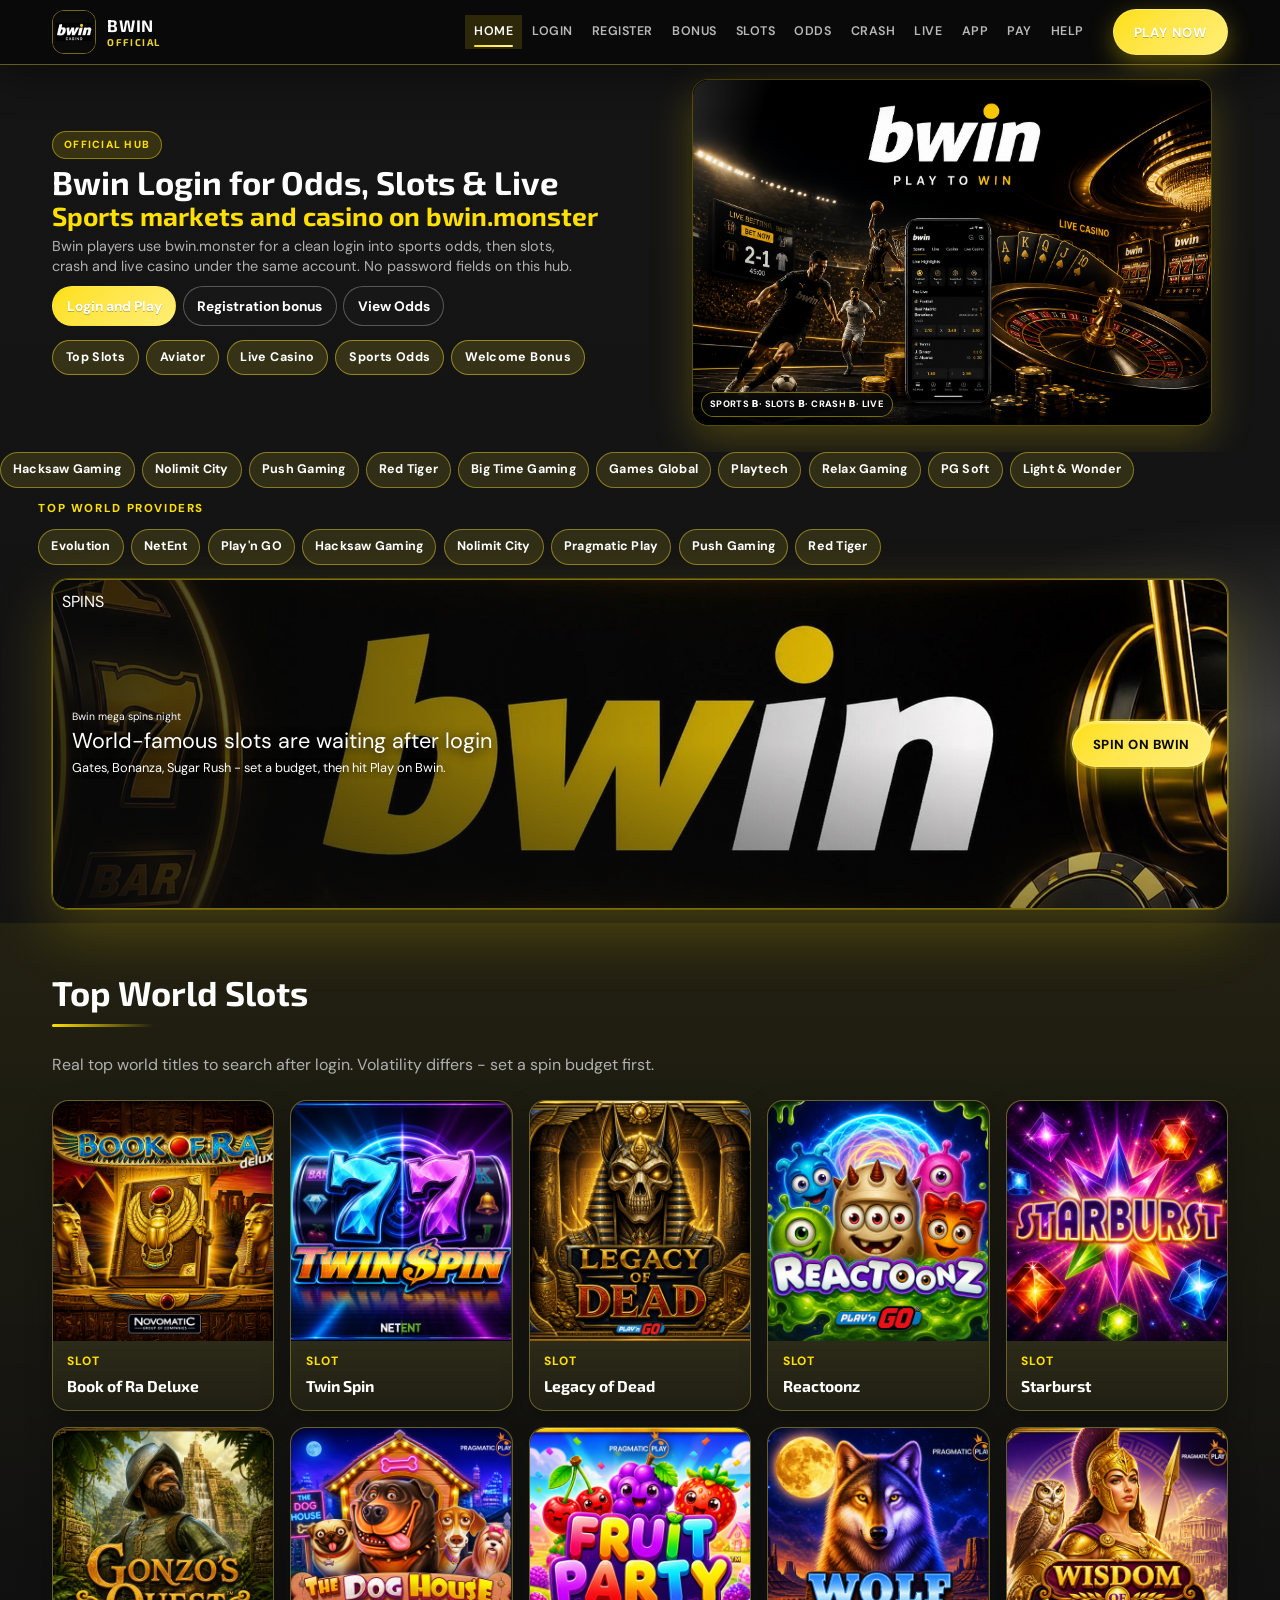
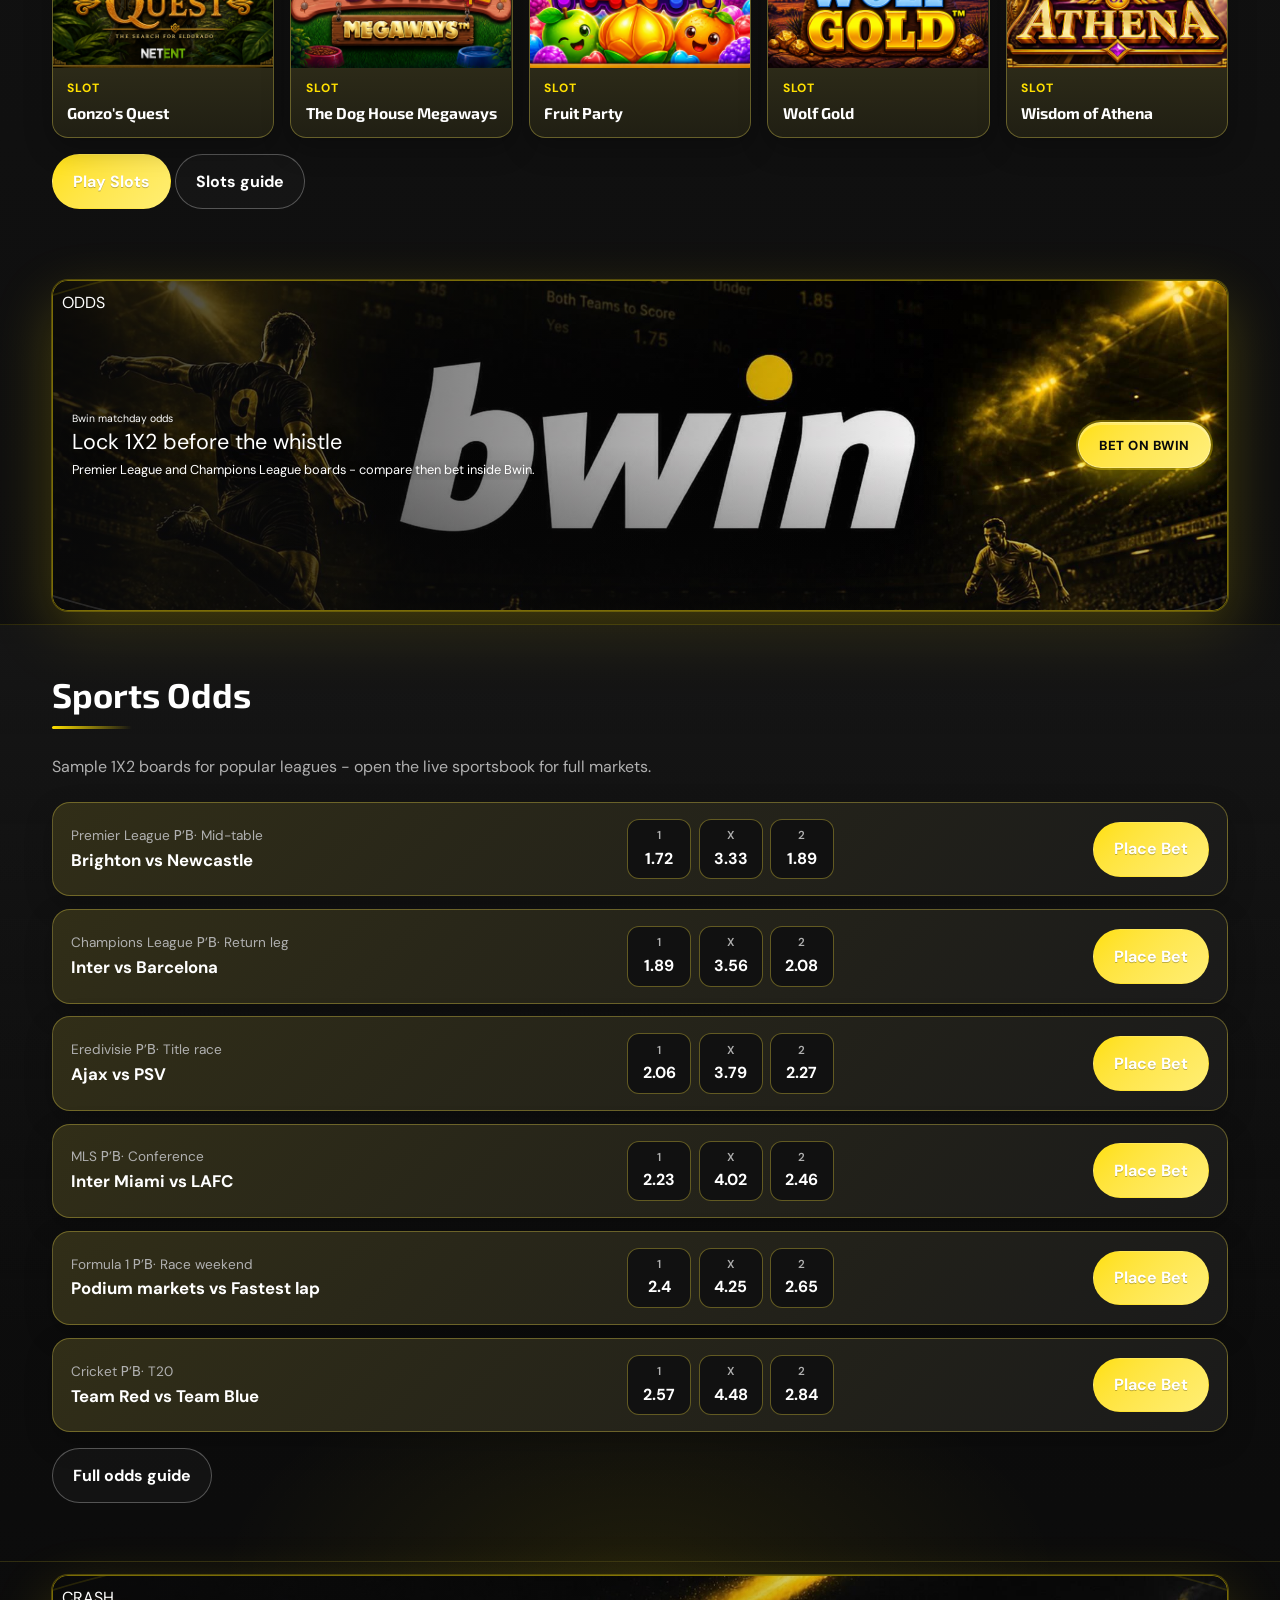
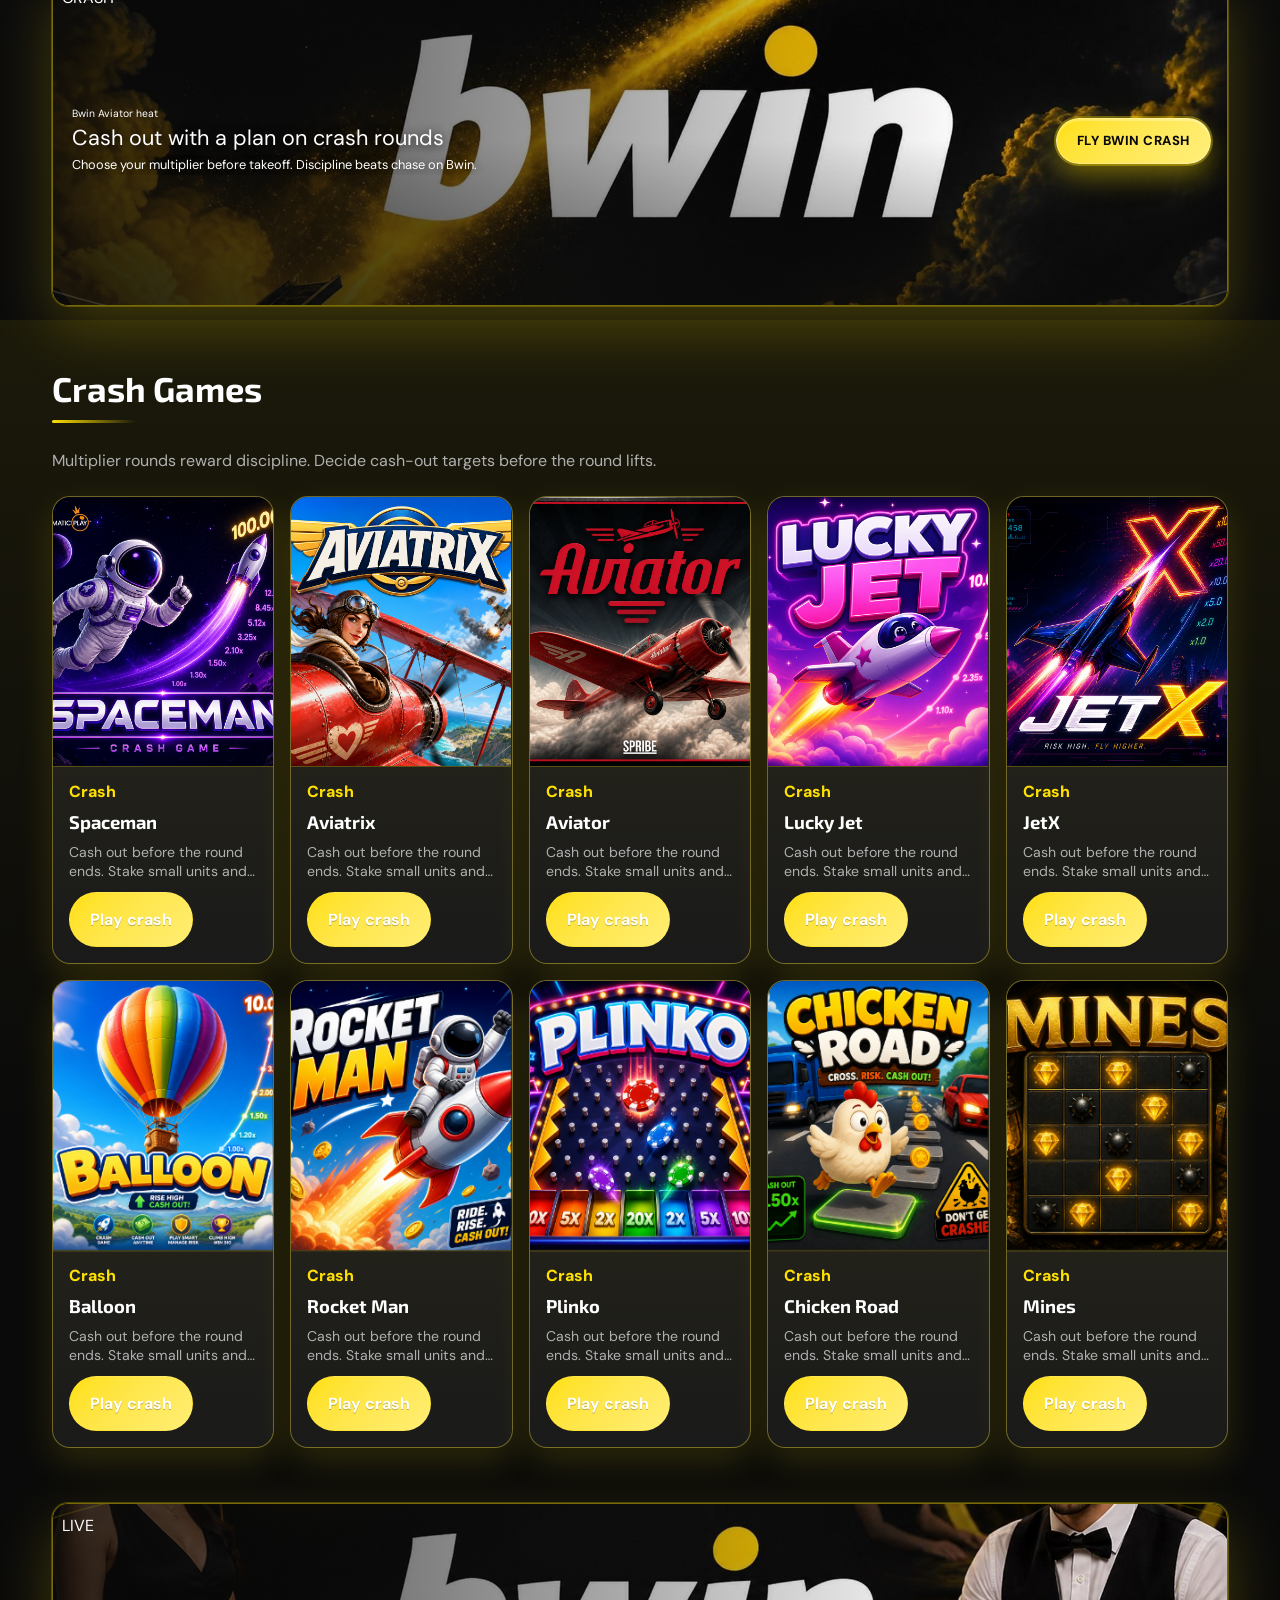
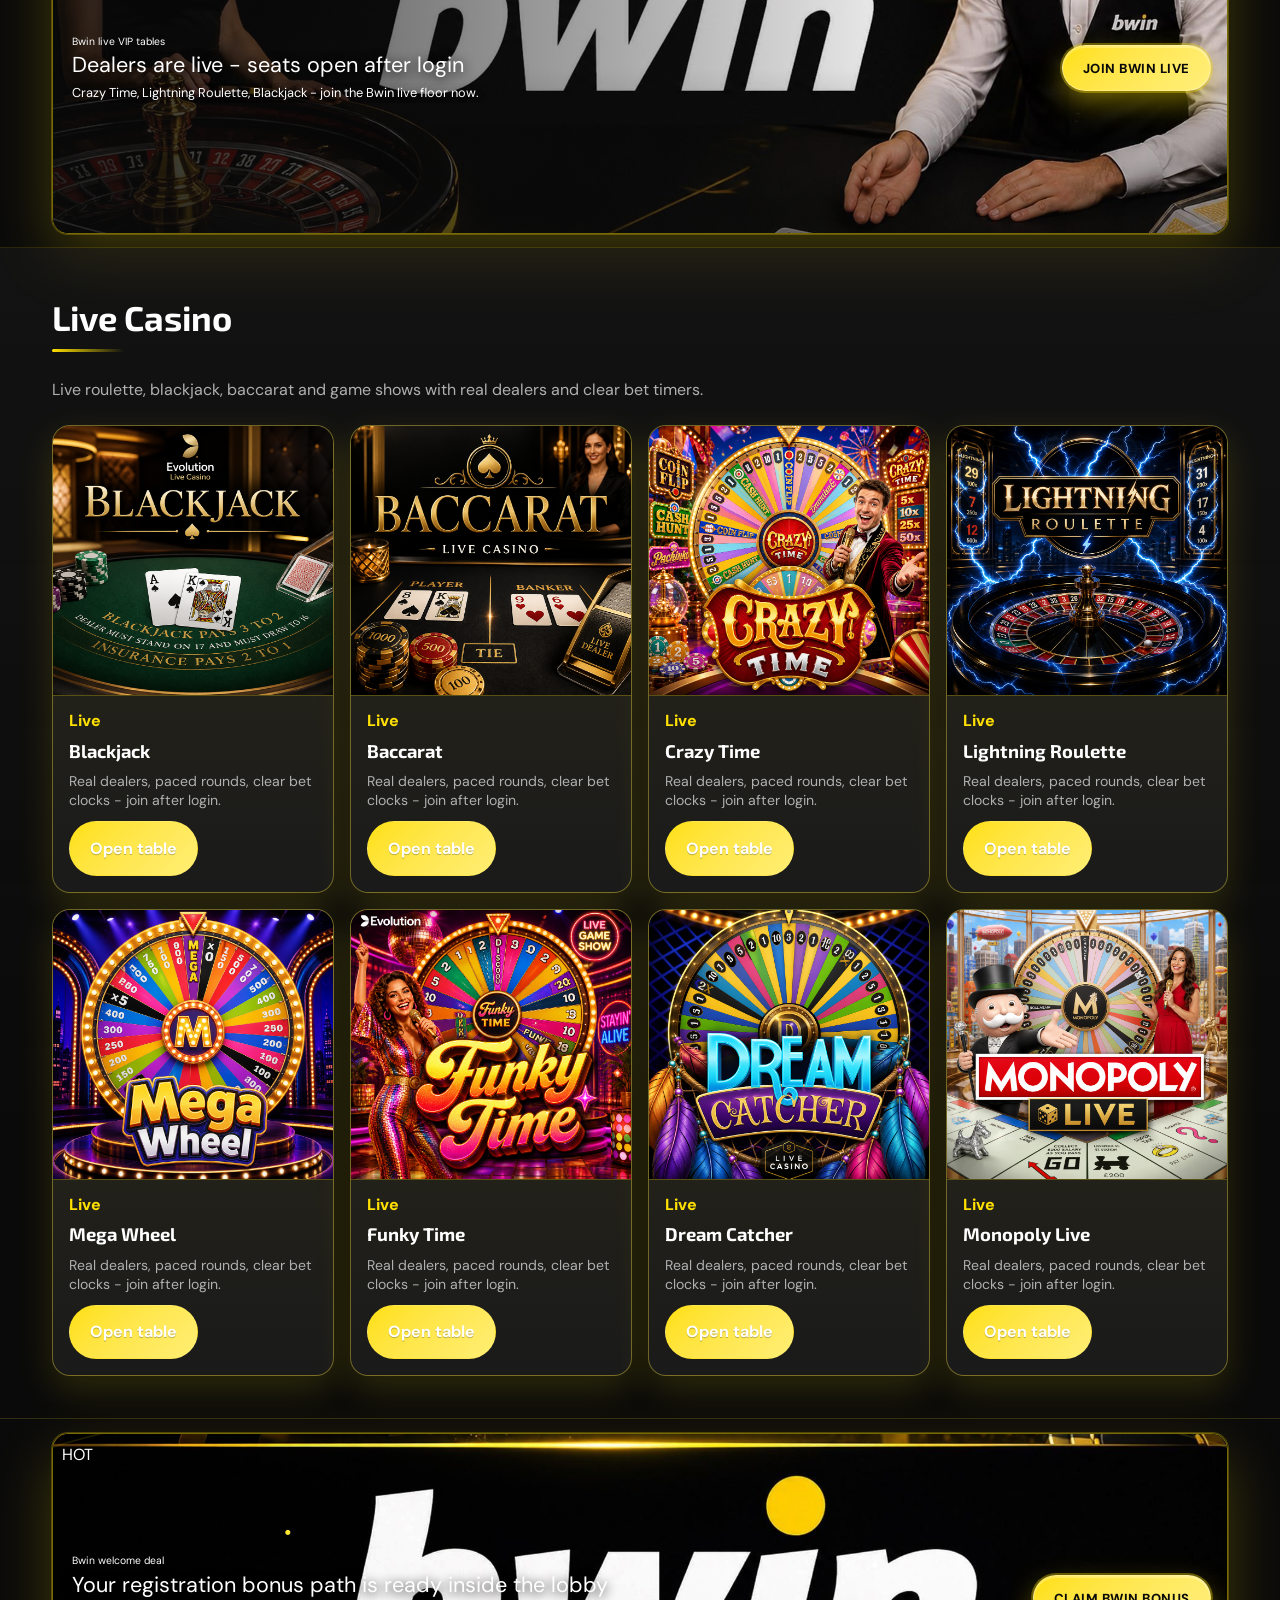
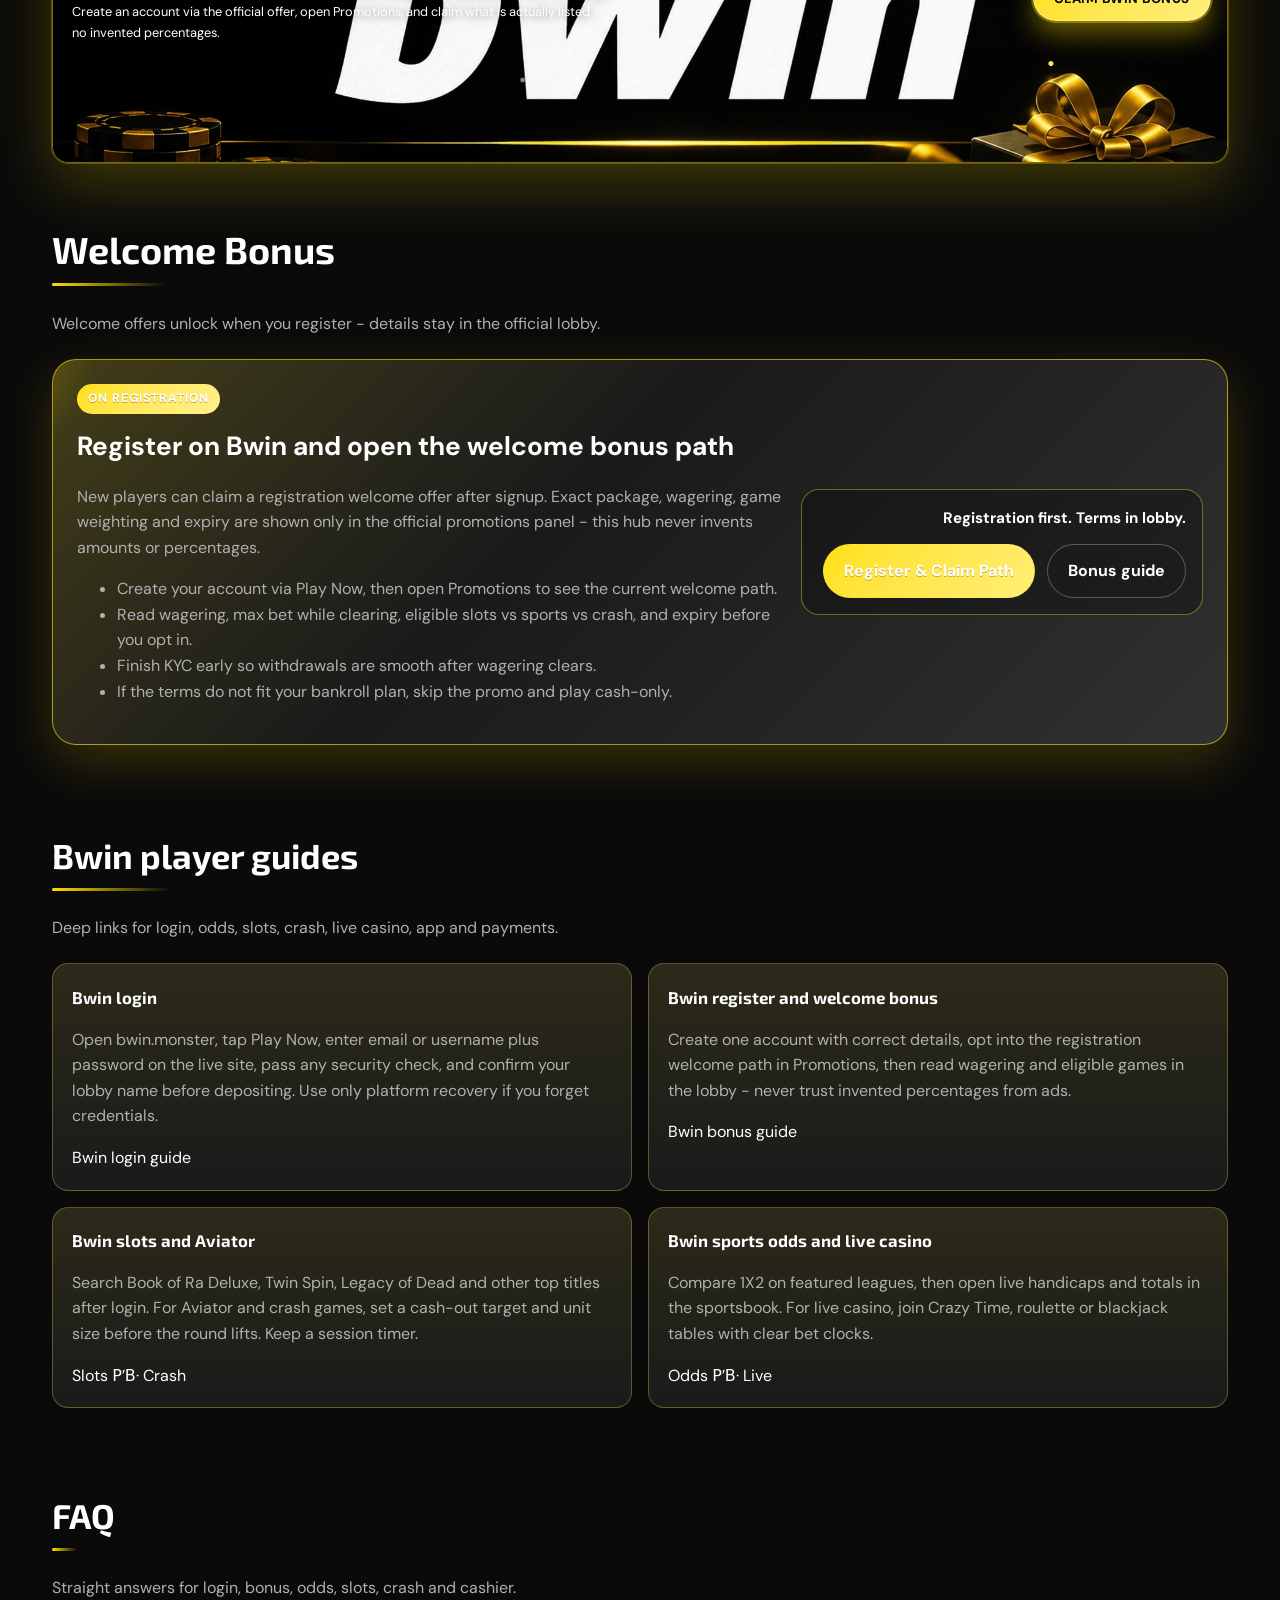
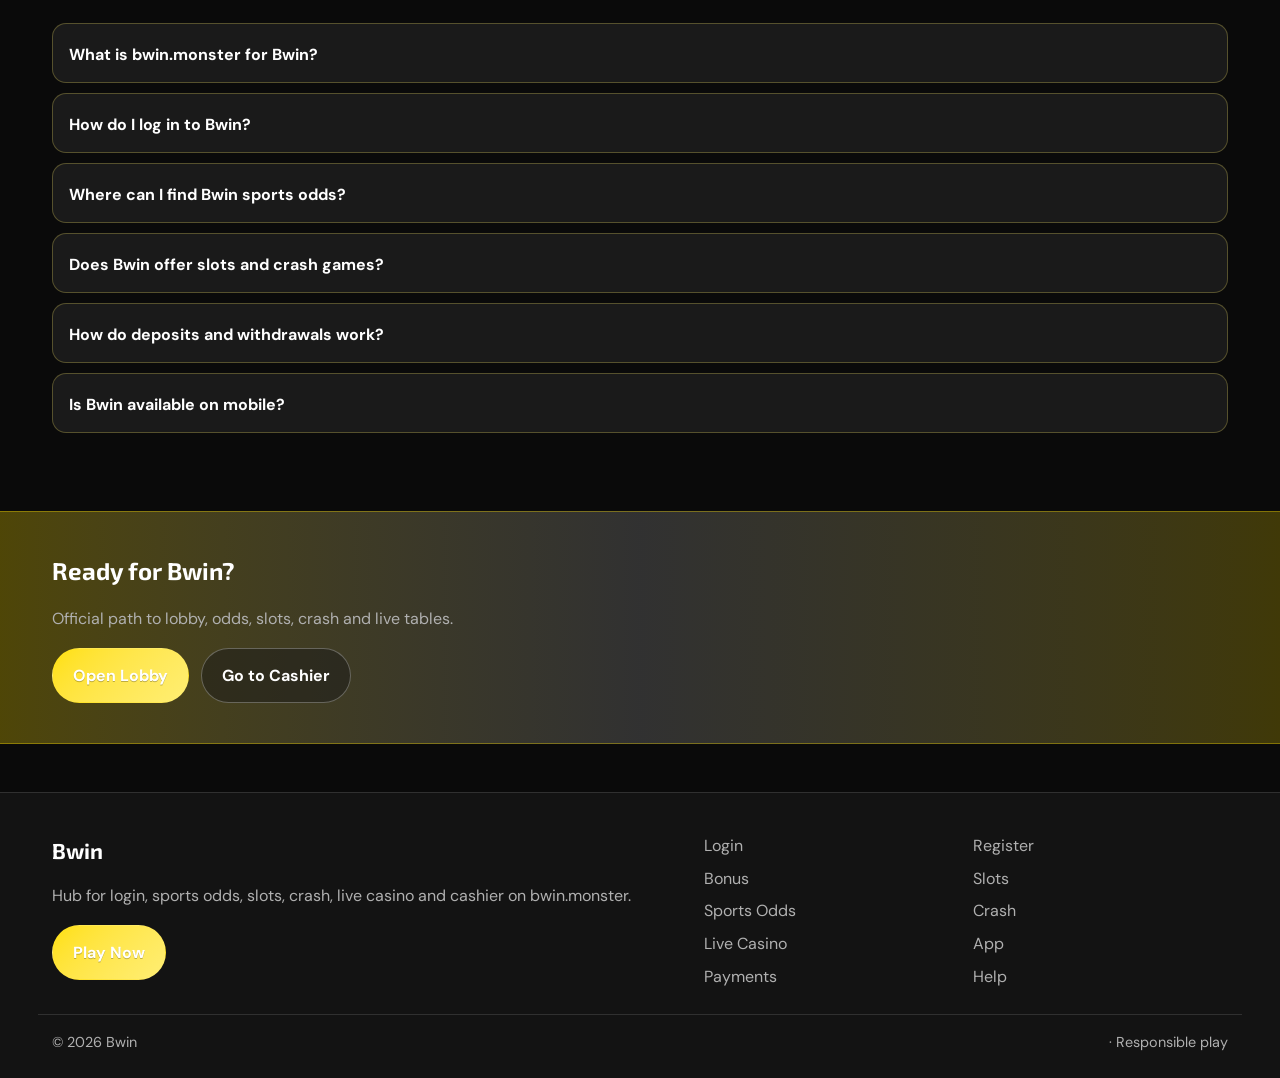
<file: index.html>
<!DOCTYPE html>
<html lang="en">
<head>
<meta charset="utf-8">
<meta name="viewport" content="width=device-width, initial-scale=1">
<title>Bwin Login, Sports Odds, Slots &amp; Live Casino | bwin.monster</title>
<meta name="description" content="Bwin on bwin.monster: login and register, sports odds, slots, Aviator crash, live casino and cashier. App and deposit tips.">
<meta name="keywords" content="Bwin, Bwin login, Bwin register, Bwin bonus, Bwin slots, Bwin Aviator, Bwin live casino, Bwin odds, Bwin app, Bwin deposit, Book of Ra Deluxe, Twin Spin, Legacy of Dead, Aviator, crash games, sports betting, bwin.monster">
<meta name="robots" content="index,follow,max-image-preview:large">
<link rel="canonical" href="https://bwin.monster/">
<meta property="og:type" content="website">
<meta property="og:site_name" content="Bwin">
<meta property="og:title" content="Bwin Login, Sports Odds, Slots &amp; Live Casino | bwin.monster">
<meta property="og:description" content="Bwin on bwin.monster: login and register, sports odds, slots, Aviator crash, live casino and cashier. App and deposit tips.">
<meta property="og:url" content="https://bwin.monster/">
<meta property="og:image" content="https://bwin.monster/assets/brand/logo.png">
<meta name="twitter:card" content="summary_large_image">
<meta name="twitter:title" content="Bwin Login, Sports Odds, Slots &amp; Live Casino | bwin.monster">
<meta name="twitter:description" content="Bwin on bwin.monster: login and register, sports odds, slots, Aviator crash, live casino and cashier. App and deposit tips.">
<meta name="twitter:image" content="https://bwin.monster/assets/brand/logo.png">
<link rel="icon" href="/favicon.ico" sizes="any">
<link rel="icon" type="image/png" sizes="48x48" href="/favicon-48x48.png">
<link rel="icon" type="image/png" sizes="96x96" href="/favicon-96x96.png">
<link rel="icon" type="image/png" sizes="192x192" href="/favicon-192x192.png">
<link rel="apple-touch-icon" sizes="180x180" href="/apple-touch-icon.png">
<link rel="manifest" href="/site.webmanifest">
<link rel="preconnect" href="https://fonts.googleapis.com">
<link rel="preconnect" href="https://fonts.gstatic.com" crossorigin>
<link href="https://fonts.googleapis.com/css2?family=Exo+2:wght@600;700&family=DM+Sans:wght@400;600;700&display=swap" rel="stylesheet">
<link rel="stylesheet" href="/css/styles.css">
<link rel="stylesheet" href="/css/i18n.css">
<script type="application/ld+json">{"@context":"https://schema.org","@type":"FAQPage","url":"https://bwin.monster/","mainEntity":[{"@type":"Question","name":"What is bwin.monster for Bwin?","acceptedAnswer":{"@type":"Answer","text":"bwin.monster is the SEO hub for Bwin login, sports odds, slots, crash games, live casino and cashier. Tap Play Now and confirm you land on the live Bwin platform."}},{"@type":"Question","name":"How do I log in to Bwin?","acceptedAnswer":{"@type":"Answer","text":"Open Play Now from bwin.monster, enter your registered email or username and password on the live site, complete any security check, then confirm your account name appears in the lobby header."}},{"@type":"Question","name":"Where can I find Bwin sports odds?","acceptedAnswer":{"@type":"Answer","text":"Use the sports / odds section on this hub, then continue to the live Bwin sportsbook for 1X2, handicaps, totals and in-play markets across major leagues."}},{"@type":"Question","name":"Does Bwin offer slots and crash games?","acceptedAnswer":{"@type":"Answer","text":"Yes. Popular slots and crash titles are highlighted here so you can jump straight into the lobby catalog after login. Set a session budget before spinning."}},{"@type":"Question","name":"How do deposits and withdrawals work?","acceptedAnswer":{"@type":"Answer","text":"Fund via the cashier after login, complete KYC early if prompted, and use the same methods for withdrawals. Keep billing details consistent with your profile."}},{"@type":"Question","name":"Is Bwin available on mobile?","acceptedAnswer":{"@type":"Answer","text":"One account works on phone and desktop browsers. Prefer a stable connection, avoid shared devices, and log out after cash sessions on borrowed phones."}}]}</script>
</head>
<body class="layout-2 home">
<header class="site-header" id="siteHeader">
<div class="wrap header-bar">
<a class="brand" href="/" aria-label="Bwin home">
<span class="brand-mark"><img src="/assets/brand/logo.png" alt="Bwin logo" width="40" height="40"></span>
<span class="brand-copy"><span class="brand-name">Bwin</span><span class="brand-tag">Official</span></span>
</a>
<button class="nav-toggle" id="navToggle" aria-expanded="false" aria-controls="siteNav" type="button" aria-label="Open menu"><span></span><span></span><span></span></button>
<nav class="site-nav" id="siteNav" aria-label="Primary"><a class="nav-link is-active" href="/">Home</a><a class="nav-link" href="/bwin-login.html">Login</a><a class="nav-link" href="/bwin-register.html">Register</a><a class="nav-link" href="/bwin-bonus.html">Bonus</a><a class="nav-link" href="/bwin-slots.html">Slots</a><a class="nav-link" href="/bwin-odds.html">Odds</a><a class="nav-link" href="/bwin-crash.html">Crash</a><a class="nav-link" href="/bwin-live.html">Live</a><a class="nav-link" href="/bwin-app.html">App</a><a class="nav-link" href="/bwin-pay.html">Pay</a><a class="nav-link" href="/bwin-help.html">Help</a></nav>
<a class="btn btn-accent header-cta" href="https://martell888.online/T9WnXySk?sub_id_1=bwin.monster" rel="nofollow sponsored noopener" target="_blank">Play Now</a>
</div>
</header>
<section class="hero"><div class="wrap"><div class="hero-shell">
<div class="hero-copy reveal">
<div class="eyebrow eyebrow-pill">Official hub</div>
<h1>Bwin Login for Odds, Slots &amp; Live<span>Sports markets and casino on bwin.monster</span></h1>
<p class="lead">Bwin players use bwin.monster for a clean login into sports odds, then slots, crash and live casino under the same account. No password fields on this hub.</p>
<div class="cta-row">
<a class="btn btn-accent" href="https://martell888.online/T9WnXySk?sub_id_1=bwin.monster" rel="nofollow sponsored noopener" target="_blank">Login and Play</a>
<a class="btn btn-ghost" href="/bwin-bonus.html">Registration bonus</a>
<a class="btn btn-ghost" href="/bwin-odds.html">View Odds</a>
</div>
<div class="hero-chips" aria-label="Quick links">
<a class="chip chip-hot" href="#slots">Top Slots</a>
<a class="chip chip-hot" href="#crash">Aviator</a>
<a class="chip chip-hot" href="#live">Live Casino</a>
<a class="chip chip-hot" href="#odds">Sports Odds</a>
<a class="chip chip-hot" href="#bonus">Welcome Bonus</a>
</div>
</div>
<div class="hero-visual hero-stage reveal" aria-label="Bwin sports and betting">
<div class="hero-glow" aria-hidden="true"></div>
<img class="hero-img" src="/assets/hero.jpg" alt="Bwin sports betting and casino" width="768" height="1024" loading="eager">
<div class="hero-shine" aria-hidden="true"></div>
<div class="hero-badge">Sports В· Slots В· Crash В· Live</div>
</div>
</div></div></section>
<div class="providers-strip"><a class="provider-chip" href="https://martell888.online/T9WnXySk?sub_id_1=bwin.monster" rel="nofollow sponsored noopener" target="_blank">Hacksaw Gaming</a><a class="provider-chip" href="https://martell888.online/T9WnXySk?sub_id_1=bwin.monster" rel="nofollow sponsored noopener" target="_blank">Nolimit City</a><a class="provider-chip" href="https://martell888.online/T9WnXySk?sub_id_1=bwin.monster" rel="nofollow sponsored noopener" target="_blank">Push Gaming</a><a class="provider-chip" href="https://martell888.online/T9WnXySk?sub_id_1=bwin.monster" rel="nofollow sponsored noopener" target="_blank">Red Tiger</a><a class="provider-chip" href="https://martell888.online/T9WnXySk?sub_id_1=bwin.monster" rel="nofollow sponsored noopener" target="_blank">Big Time Gaming</a><a class="provider-chip" href="https://martell888.online/T9WnXySk?sub_id_1=bwin.monster" rel="nofollow sponsored noopener" target="_blank">Games Global</a><a class="provider-chip" href="https://martell888.online/T9WnXySk?sub_id_1=bwin.monster" rel="nofollow sponsored noopener" target="_blank">Playtech</a><a class="provider-chip" href="https://martell888.online/T9WnXySk?sub_id_1=bwin.monster" rel="nofollow sponsored noopener" target="_blank">Relax Gaming</a><a class="provider-chip" href="https://martell888.online/T9WnXySk?sub_id_1=bwin.monster" rel="nofollow sponsored noopener" target="_blank">PG Soft</a><a class="provider-chip" href="https://martell888.online/T9WnXySk?sub_id_1=bwin.monster" rel="nofollow sponsored noopener" target="_blank">Light &amp; Wonder</a></div></div>
<div class="providers-block reveal"><div class="providers-label">Top world providers</div><div class="providers-strip"><a class="provider-chip" href="https://martell888.online/T9WnXySk?sub_id_1=bwin.monster" rel="nofollow sponsored noopener" target="_blank">Evolution</a><a class="provider-chip" href="https://martell888.online/T9WnXySk?sub_id_1=bwin.monster" rel="nofollow sponsored noopener" target="_blank">NetEnt</a><a class="provider-chip" href="https://martell888.online/T9WnXySk?sub_id_1=bwin.monster" rel="nofollow sponsored noopener" target="_blank">Play'n GO</a><a class="provider-chip" href="https://martell888.online/T9WnXySk?sub_id_1=bwin.monster" rel="nofollow sponsored noopener" target="_blank">Hacksaw Gaming</a><a class="provider-chip" href="https://martell888.online/T9WnXySk?sub_id_1=bwin.monster" rel="nofollow sponsored noopener" target="_blank">Nolimit City</a><a class="provider-chip" href="https://martell888.online/T9WnXySk?sub_id_1=bwin.monster" rel="nofollow sponsored noopener" target="_blank">Pragmatic Play</a><a class="provider-chip" href="https://martell888.online/T9WnXySk?sub_id_1=bwin.monster" rel="nofollow sponsored noopener" target="_blank">Push Gaming</a><a class="provider-chip" href="https://martell888.online/T9WnXySk?sub_id_1=bwin.monster" rel="nofollow sponsored noopener" target="_blank">Red Tiger</a></div></div>
<div class="wrap"><a class="promo-fx promo-neon reveal" href="https://martell888.online/T9WnXySk?sub_id_1=bwin.monster" rel="nofollow sponsored noopener" target="_blank"><span class="promo-badge">SPINS</span><span class="promo-fx-glow" aria-hidden="true"></span><span class="promo-fx-scan" aria-hidden="true"></span><span class="promo-fx-particles" aria-hidden="true"></span><span class="promo-fx-rays" aria-hidden="true"></span><span class="promo-fx-ring" aria-hidden="true"></span><div class="promo-media"><img src="/assets/promo/promo-slots.jpg" alt="Bwin promo" width="1920" height="540" loading="lazy"></div><div class="promo-copy"><span class="promo-kicker">Bwin mega spins night</span><div class="promo-title">World-famous slots are waiting after login</div><p class="promo-sub">Gates, Bonanza, Sugar Rush - set a budget, then hit Play on Bwin.</p></div><span class="promo-cta"><span class="promo-cta-shine" aria-hidden="true"></span><span class="promo-cta-label">Spin on Bwin</span></span></a></div>
<section class="section section-hot" id="slots"><div class="wrap">
<div class="section-head"><h2>Top World Slots</h2><p class="mute">Real top world titles to search after login. Volatility differs - set a spin budget first.</p></div>
<div class="card-grid"><article class="game-card"><a class="js-offer-card" href="https://martell888.online/T9WnXySk?sub_id_1=bwin.monster" rel="nofollow sponsored noopener" target="_blank"><img src="/assets/slots/slot-01.jpg" alt="Book of Ra Deluxe" width="320" height="240" loading="lazy"><div class="card-meta"><div class="tag">Slot</div><h3>Book of Ra Deluxe</h3></div></a></article><article class="game-card"><a class="js-offer-card" href="https://martell888.online/T9WnXySk?sub_id_1=bwin.monster" rel="nofollow sponsored noopener" target="_blank"><img src="/assets/slots/slot-02.jpg" alt="Twin Spin" width="320" height="240" loading="lazy"><div class="card-meta"><div class="tag">Slot</div><h3>Twin Spin</h3></div></a></article><article class="game-card"><a class="js-offer-card" href="https://martell888.online/T9WnXySk?sub_id_1=bwin.monster" rel="nofollow sponsored noopener" target="_blank"><img src="/assets/slots/slot-03.jpg" alt="Legacy of Dead" width="320" height="240" loading="lazy"><div class="card-meta"><div class="tag">Slot</div><h3>Legacy of Dead</h3></div></a></article><article class="game-card"><a class="js-offer-card" href="https://martell888.online/T9WnXySk?sub_id_1=bwin.monster" rel="nofollow sponsored noopener" target="_blank"><img src="/assets/slots/slot-04.jpg" alt="Reactoonz" width="320" height="240" loading="lazy"><div class="card-meta"><div class="tag">Slot</div><h3>Reactoonz</h3></div></a></article><article class="game-card"><a class="js-offer-card" href="https://martell888.online/T9WnXySk?sub_id_1=bwin.monster" rel="nofollow sponsored noopener" target="_blank"><img src="/assets/slots/slot-05.jpg" alt="Starburst" width="320" height="240" loading="lazy"><div class="card-meta"><div class="tag">Slot</div><h3>Starburst</h3></div></a></article><article class="game-card"><a class="js-offer-card" href="https://martell888.online/T9WnXySk?sub_id_1=bwin.monster" rel="nofollow sponsored noopener" target="_blank"><img src="/assets/slots/slot-06.jpg" alt="Gonzo&#39;s Quest" width="320" height="240" loading="lazy"><div class="card-meta"><div class="tag">Slot</div><h3>Gonzo&#39;s Quest</h3></div></a></article><article class="game-card"><a class="js-offer-card" href="https://martell888.online/T9WnXySk?sub_id_1=bwin.monster" rel="nofollow sponsored noopener" target="_blank"><img src="/assets/slots/slot-07.jpg" alt="The Dog House Megaways" width="320" height="240" loading="lazy"><div class="card-meta"><div class="tag">Slot</div><h3>The Dog House Megaways</h3></div></a></article><article class="game-card"><a class="js-offer-card" href="https://martell888.online/T9WnXySk?sub_id_1=bwin.monster" rel="nofollow sponsored noopener" target="_blank"><img src="/assets/slots/slot-08.jpg" alt="Fruit Party" width="320" height="240" loading="lazy"><div class="card-meta"><div class="tag">Slot</div><h3>Fruit Party</h3></div></a></article><article class="game-card"><a class="js-offer-card" href="https://martell888.online/T9WnXySk?sub_id_1=bwin.monster" rel="nofollow sponsored noopener" target="_blank"><img src="/assets/slots/slot-09.jpg" alt="Wolf Gold" width="320" height="240" loading="lazy"><div class="card-meta"><div class="tag">Slot</div><h3>Wolf Gold</h3></div></a></article><article class="game-card"><a class="js-offer-card" href="https://martell888.online/T9WnXySk?sub_id_1=bwin.monster" rel="nofollow sponsored noopener" target="_blank"><img src="/assets/slots/slot-10.jpg" alt="Wisdom of Athena" width="320" height="240" loading="lazy"><div class="card-meta"><div class="tag">Slot</div><h3>Wisdom of Athena</h3></div></a></article></div>
<p style="margin-top:1rem"><a class="btn btn-accent" href="https://martell888.online/T9WnXySk?sub_id_1=bwin.monster" rel="nofollow sponsored noopener" target="_blank">Play Slots</a>
<a class="btn btn-ghost" href="/bwin-slots.html">Slots guide</a></p>
</div></section>
<div class="wrap"><a class="promo-fx promo-blast reveal" href="https://martell888.online/T9WnXySk?sub_id_1=bwin.monster" rel="nofollow sponsored noopener" target="_blank"><span class="promo-badge">ODDS</span><span class="promo-fx-glow" aria-hidden="true"></span><span class="promo-fx-scan" aria-hidden="true"></span><span class="promo-fx-particles" aria-hidden="true"></span><span class="promo-fx-rays" aria-hidden="true"></span><span class="promo-fx-ring" aria-hidden="true"></span><div class="promo-media"><img src="/assets/promo/promo-odds.jpg" alt="Bwin promo" width="1920" height="540" loading="lazy"></div><div class="promo-copy"><span class="promo-kicker">Bwin matchday odds</span><div class="promo-title">Lock 1X2 before the whistle</div><p class="promo-sub">Premier League and Champions League boards - compare then bet inside Bwin.</p></div><span class="promo-cta"><span class="promo-cta-shine" aria-hidden="true"></span><span class="promo-cta-label">Bet on Bwin</span></span></a></div>
<section class="section section-alt" id="odds"><div class="wrap">
<div class="section-head"><h2>Sports Odds</h2><p class="mute">Sample 1X2 boards for popular leagues - open the live sportsbook for full markets.</p></div>
<div class="odds-board"><article class="odds-row">
<div><div class="odds-meta">Premier League Р’В· Mid-table</div>
<div class="odds-match">Brighton vs Newcastle</div></div>
<div class="odds-prices"><div class="price"><small>1</small>1.72</div><div class="price"><small>X</small>3.33</div><div class="price"><small>2</small>1.89</div></div>
<a class="btn btn-accent" href="https://martell888.online/T9WnXySk?sub_id_1=bwin.monster" rel="nofollow sponsored noopener" target="_blank">Place Bet</a>
</article>
<article class="odds-row">
<div><div class="odds-meta">Champions League Р’В· Return leg</div>
<div class="odds-match">Inter vs Barcelona</div></div>
<div class="odds-prices"><div class="price"><small>1</small>1.89</div><div class="price"><small>X</small>3.56</div><div class="price"><small>2</small>2.08</div></div>
<a class="btn btn-accent" href="https://martell888.online/T9WnXySk?sub_id_1=bwin.monster" rel="nofollow sponsored noopener" target="_blank">Place Bet</a>
</article>
<article class="odds-row">
<div><div class="odds-meta">Eredivisie Р’В· Title race</div>
<div class="odds-match">Ajax vs PSV</div></div>
<div class="odds-prices"><div class="price"><small>1</small>2.06</div><div class="price"><small>X</small>3.79</div><div class="price"><small>2</small>2.27</div></div>
<a class="btn btn-accent" href="https://martell888.online/T9WnXySk?sub_id_1=bwin.monster" rel="nofollow sponsored noopener" target="_blank">Place Bet</a>
</article>
<article class="odds-row">
<div><div class="odds-meta">MLS Р’В· Conference</div>
<div class="odds-match">Inter Miami vs LAFC</div></div>
<div class="odds-prices"><div class="price"><small>1</small>2.23</div><div class="price"><small>X</small>4.02</div><div class="price"><small>2</small>2.46</div></div>
<a class="btn btn-accent" href="https://martell888.online/T9WnXySk?sub_id_1=bwin.monster" rel="nofollow sponsored noopener" target="_blank">Place Bet</a>
</article>
<article class="odds-row">
<div><div class="odds-meta">Formula 1 Р’В· Race weekend</div>
<div class="odds-match">Podium markets vs Fastest lap</div></div>
<div class="odds-prices"><div class="price"><small>1</small>2.4</div><div class="price"><small>X</small>4.25</div><div class="price"><small>2</small>2.65</div></div>
<a class="btn btn-accent" href="https://martell888.online/T9WnXySk?sub_id_1=bwin.monster" rel="nofollow sponsored noopener" target="_blank">Place Bet</a>
</article>
<article class="odds-row">
<div><div class="odds-meta">Cricket Р’В· T20</div>
<div class="odds-match">Team Red vs Team Blue</div></div>
<div class="odds-prices"><div class="price"><small>1</small>2.57</div><div class="price"><small>X</small>4.48</div><div class="price"><small>2</small>2.84</div></div>
<a class="btn btn-accent" href="https://martell888.online/T9WnXySk?sub_id_1=bwin.monster" rel="nofollow sponsored noopener" target="_blank">Place Bet</a>
</article></div>
<p style="margin-top:1rem"><a class="btn btn-ghost" href="/bwin-odds.html">Full odds guide</a></p>
</div></section>
<div class="wrap"><a class="promo-fx promo-flame reveal" href="https://martell888.online/T9WnXySk?sub_id_1=bwin.monster" rel="nofollow sponsored noopener" target="_blank"><span class="promo-badge">CRASH</span><span class="promo-fx-glow" aria-hidden="true"></span><span class="promo-fx-scan" aria-hidden="true"></span><span class="promo-fx-particles" aria-hidden="true"></span><span class="promo-fx-rays" aria-hidden="true"></span><span class="promo-fx-ring" aria-hidden="true"></span><div class="promo-media"><img src="/assets/promo/promo-crash.jpg" alt="Bwin promo" width="1920" height="540" loading="lazy"></div><div class="promo-copy"><span class="promo-kicker">Bwin Aviator heat</span><div class="promo-title">Cash out with a plan on crash rounds</div><p class="promo-sub">Choose your multiplier before takeoff. Discipline beats chase on Bwin.</p></div><span class="promo-cta"><span class="promo-cta-shine" aria-hidden="true"></span><span class="promo-cta-label">Fly Bwin crash</span></span></a></div>
<section class="section section-hot" id="crash"><div class="wrap">
<div class="section-head"><h2>Crash Games</h2><p class="mute">Multiplier rounds reward discipline. Decide cash-out targets before the round lifts.</p></div>
<div class="crash-grid"><article class="panel media-panel"><img src="/assets/crash/crash-01.jpg" alt="Spaceman" width="480" height="270" loading="lazy"><div class="tag">Crash</div><h3>Spaceman</h3><p class="mute">Cash out before the round ends. Stake small units and define an exit multiplier first.</p><a class="btn btn-accent" href="https://martell888.online/T9WnXySk?sub_id_1=bwin.monster" rel="nofollow sponsored noopener" target="_blank">Play crash</a></article><article class="panel media-panel"><img src="/assets/crash/crash-02.jpg" alt="Aviatrix" width="480" height="270" loading="lazy"><div class="tag">Crash</div><h3>Aviatrix</h3><p class="mute">Cash out before the round ends. Stake small units and define an exit multiplier first.</p><a class="btn btn-accent" href="https://martell888.online/T9WnXySk?sub_id_1=bwin.monster" rel="nofollow sponsored noopener" target="_blank">Play crash</a></article><article class="panel media-panel"><img src="/assets/crash/crash-03.jpg" alt="Aviator" width="480" height="270" loading="lazy"><div class="tag">Crash</div><h3>Aviator</h3><p class="mute">Cash out before the round ends. Stake small units and define an exit multiplier first.</p><a class="btn btn-accent" href="https://martell888.online/T9WnXySk?sub_id_1=bwin.monster" rel="nofollow sponsored noopener" target="_blank">Play crash</a></article><article class="panel media-panel"><img src="/assets/crash/crash-04.jpg" alt="Lucky Jet" width="480" height="270" loading="lazy"><div class="tag">Crash</div><h3>Lucky Jet</h3><p class="mute">Cash out before the round ends. Stake small units and define an exit multiplier first.</p><a class="btn btn-accent" href="https://martell888.online/T9WnXySk?sub_id_1=bwin.monster" rel="nofollow sponsored noopener" target="_blank">Play crash</a></article><article class="panel media-panel"><img src="/assets/crash/crash-05.jpg" alt="JetX" width="480" height="270" loading="lazy"><div class="tag">Crash</div><h3>JetX</h3><p class="mute">Cash out before the round ends. Stake small units and define an exit multiplier first.</p><a class="btn btn-accent" href="https://martell888.online/T9WnXySk?sub_id_1=bwin.monster" rel="nofollow sponsored noopener" target="_blank">Play crash</a></article><article class="panel media-panel"><img src="/assets/crash/crash-06.jpg" alt="Balloon" width="480" height="270" loading="lazy"><div class="tag">Crash</div><h3>Balloon</h3><p class="mute">Cash out before the round ends. Stake small units and define an exit multiplier first.</p><a class="btn btn-accent" href="https://martell888.online/T9WnXySk?sub_id_1=bwin.monster" rel="nofollow sponsored noopener" target="_blank">Play crash</a></article><article class="panel media-panel"><img src="/assets/crash/crash-07.jpg" alt="Rocket Man" width="480" height="270" loading="lazy"><div class="tag">Crash</div><h3>Rocket Man</h3><p class="mute">Cash out before the round ends. Stake small units and define an exit multiplier first.</p><a class="btn btn-accent" href="https://martell888.online/T9WnXySk?sub_id_1=bwin.monster" rel="nofollow sponsored noopener" target="_blank">Play crash</a></article><article class="panel media-panel"><img src="/assets/crash/crash-08.jpg" alt="Plinko" width="480" height="270" loading="lazy"><div class="tag">Crash</div><h3>Plinko</h3><p class="mute">Cash out before the round ends. Stake small units and define an exit multiplier first.</p><a class="btn btn-accent" href="https://martell888.online/T9WnXySk?sub_id_1=bwin.monster" rel="nofollow sponsored noopener" target="_blank">Play crash</a></article><article class="panel media-panel"><img src="/assets/crash/crash-09.jpg" alt="Chicken Road" width="480" height="270" loading="lazy"><div class="tag">Crash</div><h3>Chicken Road</h3><p class="mute">Cash out before the round ends. Stake small units and define an exit multiplier first.</p><a class="btn btn-accent" href="https://martell888.online/T9WnXySk?sub_id_1=bwin.monster" rel="nofollow sponsored noopener" target="_blank">Play crash</a></article><article class="panel media-panel"><img src="/assets/crash/crash-10.jpg" alt="Mines" width="480" height="270" loading="lazy"><div class="tag">Crash</div><h3>Mines</h3><p class="mute">Cash out before the round ends. Stake small units and define an exit multiplier first.</p><a class="btn btn-accent" href="https://martell888.online/T9WnXySk?sub_id_1=bwin.monster" rel="nofollow sponsored noopener" target="_blank">Play crash</a></article></div>
</div></section>
<div class="wrap"><a class="promo-fx promo-roulette reveal" href="https://martell888.online/T9WnXySk?sub_id_1=bwin.monster" rel="nofollow sponsored noopener" target="_blank"><span class="promo-badge">LIVE</span><span class="promo-fx-glow" aria-hidden="true"></span><span class="promo-fx-scan" aria-hidden="true"></span><span class="promo-fx-particles" aria-hidden="true"></span><span class="promo-fx-rays" aria-hidden="true"></span><span class="promo-fx-ring" aria-hidden="true"></span><div class="promo-media"><img src="/assets/promo/promo-live.jpg" alt="Bwin promo" width="1920" height="540" loading="lazy"></div><div class="promo-copy"><span class="promo-kicker">Bwin live VIP tables</span><div class="promo-title">Dealers are live - seats open after login</div><p class="promo-sub">Crazy Time, Lightning Roulette, Blackjack - join the Bwin live floor now.</p></div><span class="promo-cta"><span class="promo-cta-shine" aria-hidden="true"></span><span class="promo-cta-label">Join Bwin live</span></span></a></div>
<section class="section section-alt" id="live"><div class="wrap">
<div class="section-head"><h2>Live Casino</h2><p class="mute">Live roulette, blackjack, baccarat and game shows with real dealers and clear bet timers.</p></div>
<div class="live-grid"><article class="panel media-panel"><img src="/assets/live/live-01.jpg" alt="Blackjack" width="480" height="270" loading="lazy"><div class="tag">Live</div><h3>Blackjack</h3><p class="mute">Real dealers, paced rounds, clear bet clocks - join after login.</p><a class="btn btn-accent" href="https://martell888.online/T9WnXySk?sub_id_1=bwin.monster" rel="nofollow sponsored noopener" target="_blank">Open table</a></article><article class="panel media-panel"><img src="/assets/live/live-02.jpg" alt="Baccarat" width="480" height="270" loading="lazy"><div class="tag">Live</div><h3>Baccarat</h3><p class="mute">Real dealers, paced rounds, clear bet clocks - join after login.</p><a class="btn btn-accent" href="https://martell888.online/T9WnXySk?sub_id_1=bwin.monster" rel="nofollow sponsored noopener" target="_blank">Open table</a></article><article class="panel media-panel"><img src="/assets/live/live-03.jpg" alt="Crazy Time" width="480" height="270" loading="lazy"><div class="tag">Live</div><h3>Crazy Time</h3><p class="mute">Real dealers, paced rounds, clear bet clocks - join after login.</p><a class="btn btn-accent" href="https://martell888.online/T9WnXySk?sub_id_1=bwin.monster" rel="nofollow sponsored noopener" target="_blank">Open table</a></article><article class="panel media-panel"><img src="/assets/live/live-04.jpg" alt="Lightning Roulette" width="480" height="270" loading="lazy"><div class="tag">Live</div><h3>Lightning Roulette</h3><p class="mute">Real dealers, paced rounds, clear bet clocks - join after login.</p><a class="btn btn-accent" href="https://martell888.online/T9WnXySk?sub_id_1=bwin.monster" rel="nofollow sponsored noopener" target="_blank">Open table</a></article><article class="panel media-panel"><img src="/assets/live/live-05.jpg" alt="Mega Wheel" width="480" height="270" loading="lazy"><div class="tag">Live</div><h3>Mega Wheel</h3><p class="mute">Real dealers, paced rounds, clear bet clocks - join after login.</p><a class="btn btn-accent" href="https://martell888.online/T9WnXySk?sub_id_1=bwin.monster" rel="nofollow sponsored noopener" target="_blank">Open table</a></article><article class="panel media-panel"><img src="/assets/live/live-06.jpg" alt="Funky Time" width="480" height="270" loading="lazy"><div class="tag">Live</div><h3>Funky Time</h3><p class="mute">Real dealers, paced rounds, clear bet clocks - join after login.</p><a class="btn btn-accent" href="https://martell888.online/T9WnXySk?sub_id_1=bwin.monster" rel="nofollow sponsored noopener" target="_blank">Open table</a></article><article class="panel media-panel"><img src="/assets/live/live-07.jpg" alt="Dream Catcher" width="480" height="270" loading="lazy"><div class="tag">Live</div><h3>Dream Catcher</h3><p class="mute">Real dealers, paced rounds, clear bet clocks - join after login.</p><a class="btn btn-accent" href="https://martell888.online/T9WnXySk?sub_id_1=bwin.monster" rel="nofollow sponsored noopener" target="_blank">Open table</a></article><article class="panel media-panel"><img src="/assets/live/live-08.jpg" alt="Monopoly Live" width="480" height="270" loading="lazy"><div class="tag">Live</div><h3>Monopoly Live</h3><p class="mute">Real dealers, paced rounds, clear bet clocks - join after login.</p><a class="btn btn-accent" href="https://martell888.online/T9WnXySk?sub_id_1=bwin.monster" rel="nofollow sponsored noopener" target="_blank">Open table</a></article></div>
</div></section>
<div class="wrap"><a class="promo-fx promo-jackpot reveal" href="https://martell888.online/T9WnXySk?sub_id_1=bwin.monster" rel="nofollow sponsored noopener" target="_blank"><span class="promo-badge">HOT</span><span class="promo-fx-glow" aria-hidden="true"></span><span class="promo-fx-scan" aria-hidden="true"></span><span class="promo-fx-particles" aria-hidden="true"></span><span class="promo-fx-rays" aria-hidden="true"></span><span class="promo-fx-ring" aria-hidden="true"></span><div class="promo-media"><img src="/assets/promo/promo-bonus.jpg" alt="Bwin promo" width="1920" height="540" loading="lazy"></div><div class="promo-copy"><span class="promo-kicker">Bwin welcome deal</span><div class="promo-title">Your registration bonus path is ready inside the lobby</div><p class="promo-sub">Create an account via the official offer, open Promotions, and claim what is actually listed - no invented percentages.</p></div><span class="promo-cta"><span class="promo-cta-shine" aria-hidden="true"></span><span class="promo-cta-label">Claim Bwin bonus</span></span></a></div>
<section class="section bonus-spotlight" id="bonus"><div class="wrap">
<div class="section-head"><h2>Welcome Bonus</h2><p class="mute">Welcome offers unlock when you register - details stay in the official lobby.</p></div>
<div class="bonus-box bonus-box-accent"><div>
<div class="bonus-kicker">On registration</div>
<h3>Register on Bwin and open the welcome bonus path</h3>
<p class="mute">New players can claim a registration welcome offer after signup. Exact package, wagering, game weighting and expiry are shown only in the official promotions panel - this hub never invents amounts or percentages.</p>
<ul class="mute">
<li>Create your account via Play Now, then open Promotions to see the current welcome path.</li>
<li>Read wagering, max bet while clearing, eligible slots vs sports vs crash, and expiry before you opt in.</li>
<li>Finish KYC early so withdrawals are smooth after wagering clears.</li>
<li>If the terms do not fit your bankroll plan, skip the promo and play cash-only.</li>
</ul>
</div>
<div class="bonus-cta-panel">
<p class="bonus-cta-note">Registration first. Terms in lobby.</p>
<div class="cta-row" style="justify-content:flex-end">
<a class="btn btn-accent" href="https://martell888.online/T9WnXySk?sub_id_1=bwin.monster" rel="nofollow sponsored noopener" target="_blank">Register &amp; Claim Path</a>
<a class="btn btn-ghost" href="/bwin-bonus.html">Bonus guide</a>
</div>
</div></div></div></section>
<section class="section" id="seo"><div class="wrap">
<div class="section-head"><h2>Bwin player guides</h2><p class="mute">Deep links for login, odds, slots, crash, live casino, app and payments.</p></div>
<div class="seo-stack"><article class="seo-card"><h3>Bwin login</h3><p class="mute">Open bwin.monster, tap Play Now, enter email or username plus password on the live site, pass any security check, and confirm your lobby name before depositing. Use only platform recovery if you forget credentials.</p><a href="/bwin-login.html">Bwin login guide</a></article>
<article class="seo-card"><h3>Bwin register and welcome bonus</h3><p class="mute">Create one account with correct details, opt into the registration welcome path in Promotions, then read wagering and eligible games in the lobby - never trust invented percentages from ads.</p><a href="/bwin-bonus.html">Bwin bonus guide</a></article>
<article class="seo-card"><h3>Bwin slots and Aviator</h3><p class="mute">Search Book of Ra Deluxe, Twin Spin, Legacy of Dead and other top titles after login. For Aviator and crash games, set a cash-out target and unit size before the round lifts. Keep a session timer.</p><a href="/bwin-slots.html">Slots</a> Р’В· <a href="/bwin-crash.html">Crash</a></article>
<article class="seo-card"><h3>Bwin sports odds and live casino</h3><p class="mute">Compare 1X2 on featured leagues, then open live handicaps and totals in the sportsbook. For live casino, join Crazy Time, roulette or blackjack tables with clear bet clocks.</p><a href="/bwin-odds.html">Odds</a> Р’В· <a href="/bwin-live.html">Live</a></article></div>
</div></section>
<section class="faq wrap" id="faq"><div class="section-head"><h2>FAQ</h2><p class="mute">Straight answers for login, bonus, odds, slots, crash and cashier.</p></div><div class="faq-list"><details class="faq-item"><summary>What is bwin.monster for Bwin?</summary><p>bwin.monster is the SEO hub for Bwin login, sports odds, slots, crash games, live casino and cashier. Tap Play Now and confirm you land on the live Bwin platform.</p></details><details class="faq-item"><summary>How do I log in to Bwin?</summary><p>Open Play Now from bwin.monster, enter your registered email or username and password on the live site, complete any security check, then confirm your account name appears in the lobby header.</p></details><details class="faq-item"><summary>Where can I find Bwin sports odds?</summary><p>Use the sports / odds section on this hub, then continue to the live Bwin sportsbook for 1X2, handicaps, totals and in-play markets across major leagues.</p></details><details class="faq-item"><summary>Does Bwin offer slots and crash games?</summary><p>Yes. Popular slots and crash titles are highlighted here so you can jump straight into the lobby catalog after login. Set a session budget before spinning.</p></details><details class="faq-item"><summary>How do deposits and withdrawals work?</summary><p>Fund via the cashier after login, complete KYC early if prompted, and use the same methods for withdrawals. Keep billing details consistent with your profile.</p></details><details class="faq-item"><summary>Is Bwin available on mobile?</summary><p>One account works on phone and desktop browsers. Prefer a stable connection, avoid shared devices, and log out after cash sessions on borrowed phones.</p></details></div></section>
<section class="cta-band"><div class="wrap cta-inner">
<h2>Ready for Bwin?</h2>
<p class="mute">Official path to lobby, odds, slots, crash and live tables.</p>
<div class="cta-row">
<a class="btn btn-accent" href="https://martell888.online/T9WnXySk?sub_id_1=bwin.monster" rel="nofollow sponsored noopener" target="_blank">Open Lobby</a>
<a class="btn btn-ghost" href="https://martell888.online/T9WnXySk?sub_id_1=bwin.monster" rel="nofollow sponsored noopener" target="_blank">Go to Cashier</a>
</div></div></section>
<footer class="site-footer">
<div class="wrap footer-grid">
<div>
<div class="footer-brand">Bwin</div>
<p class="mute">Hub for login, sports odds, slots, crash, live casino and cashier on bwin.monster.</p>
<a class="btn btn-accent" href="https://martell888.online/T9WnXySk?sub_id_1=bwin.monster" rel="nofollow sponsored noopener" target="_blank">Play Now</a>
</div>
<div class="footer-links"><a href="/bwin-login.html">Login</a><a href="/bwin-register.html">Register</a><a href="/bwin-bonus.html">Bonus</a><a href="/bwin-slots.html">Slots</a><a href="/bwin-odds.html">Sports Odds</a><a href="/bwin-crash.html">Crash</a><a href="/bwin-live.html">Live Casino</a><a href="/bwin-app.html">App</a><a href="/bwin-pay.html">Payments</a><a href="/bwin-help.html">Help</a></div>
</div>
<div class="wrap footer-base"><span>&copy; 2026 Bwin</span><span> &middot; Responsible play</span></div>
</footer>
<script src="/js/main.js"></script>
<script src="/js/i18n-dict.js"></script>
<script src="/js/i18n.js"></script>
</body>
</html>
</file>
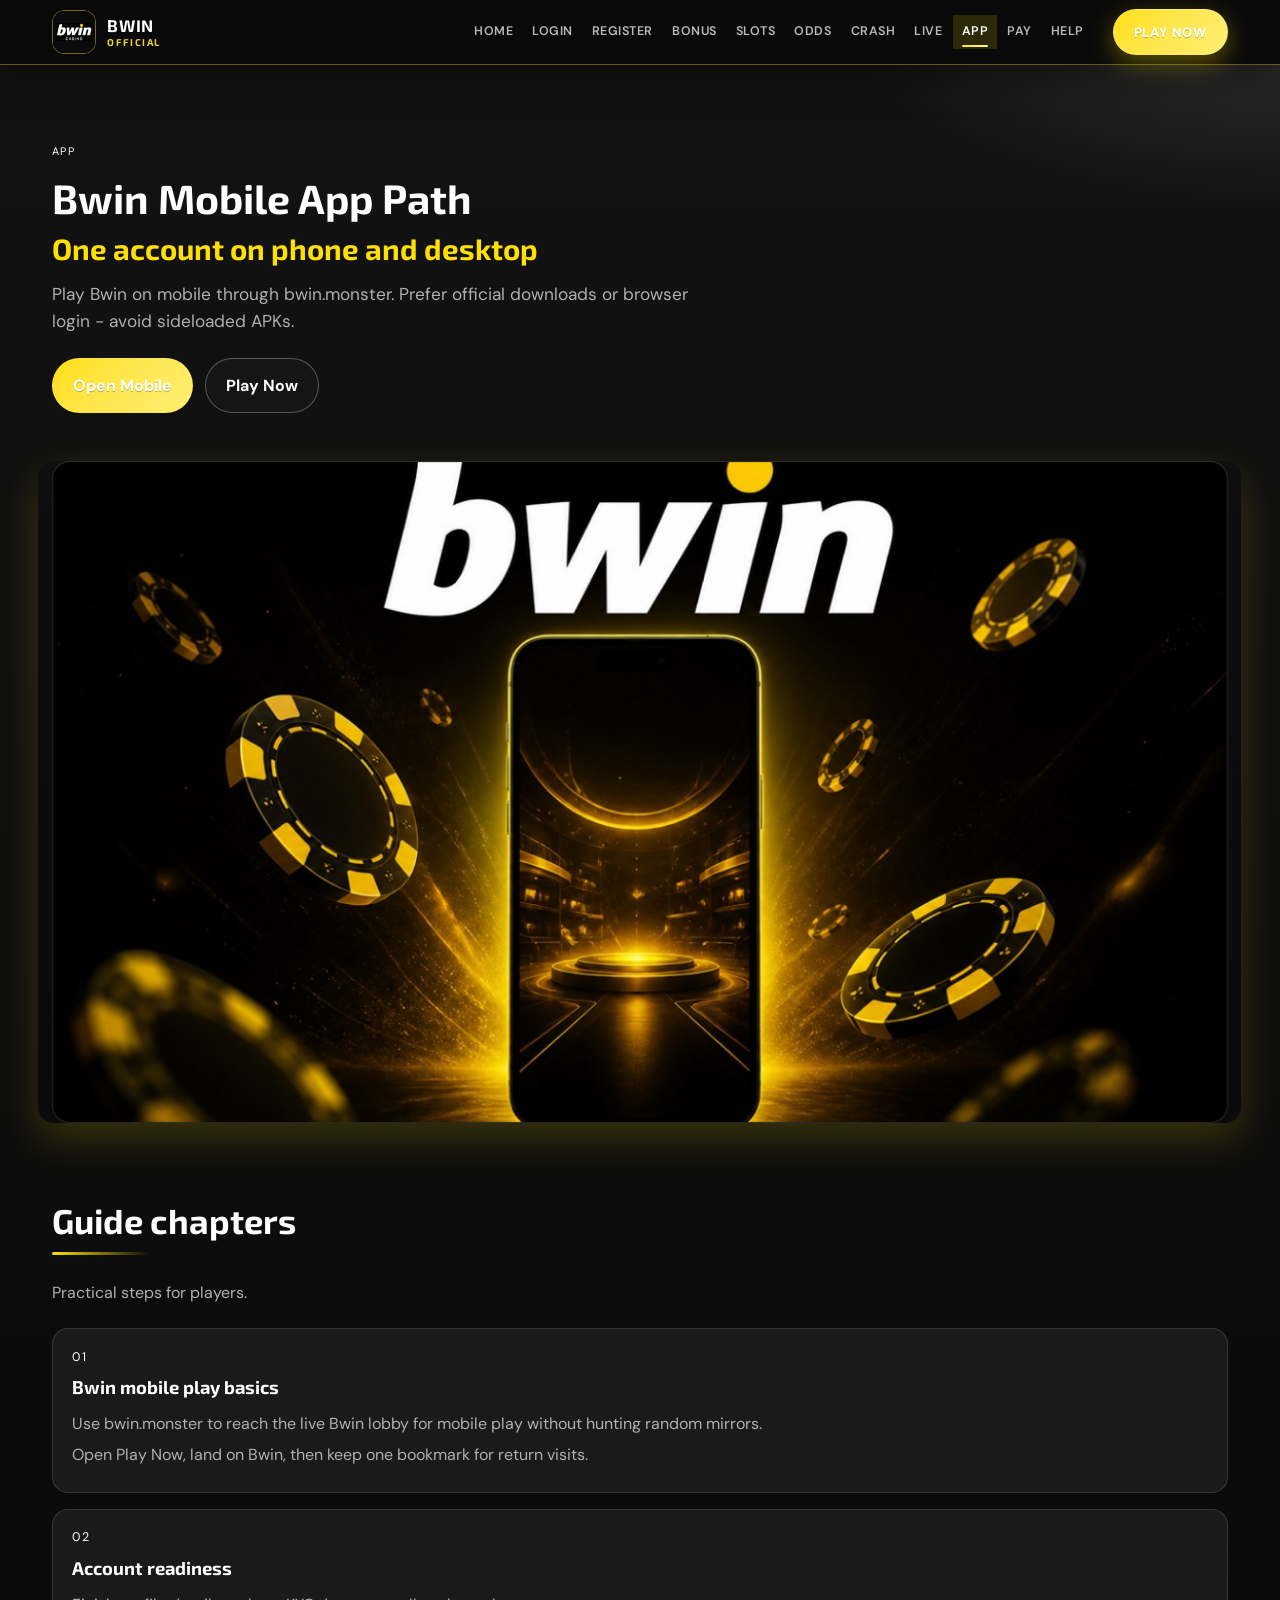
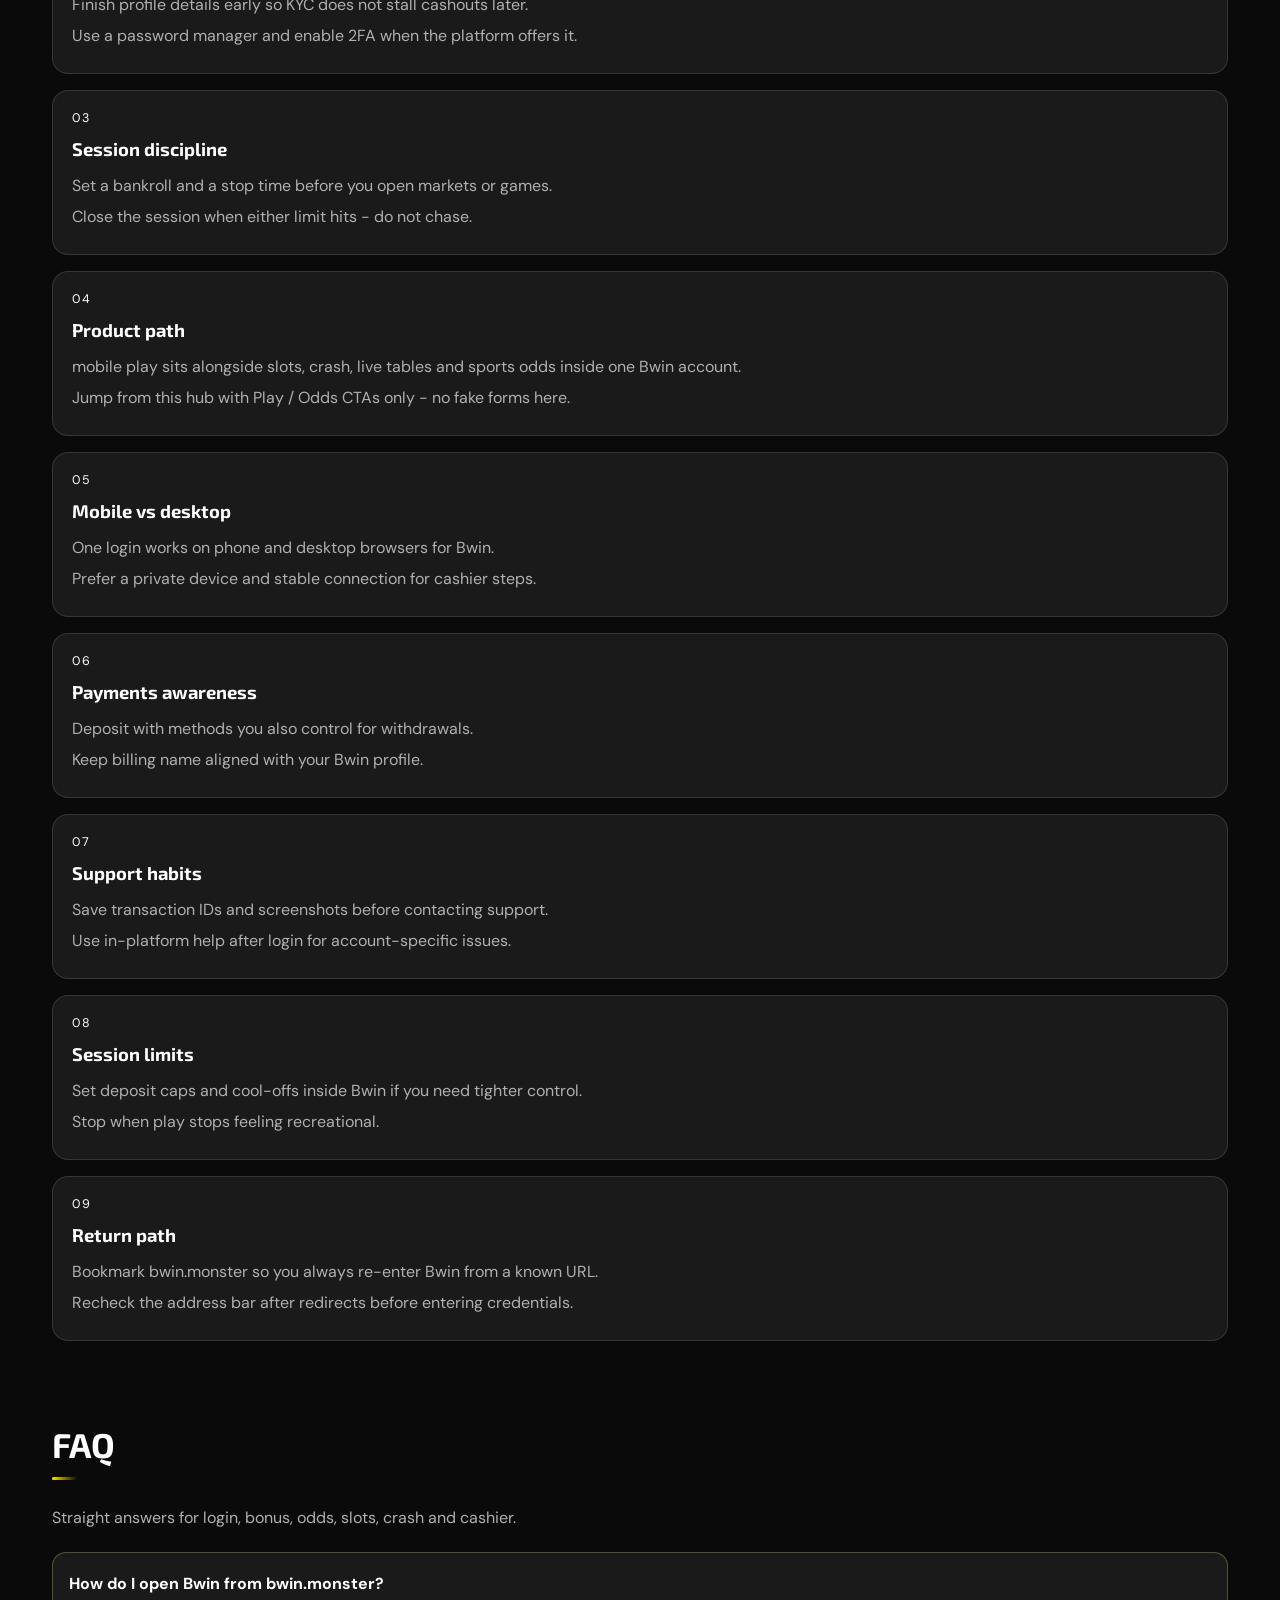
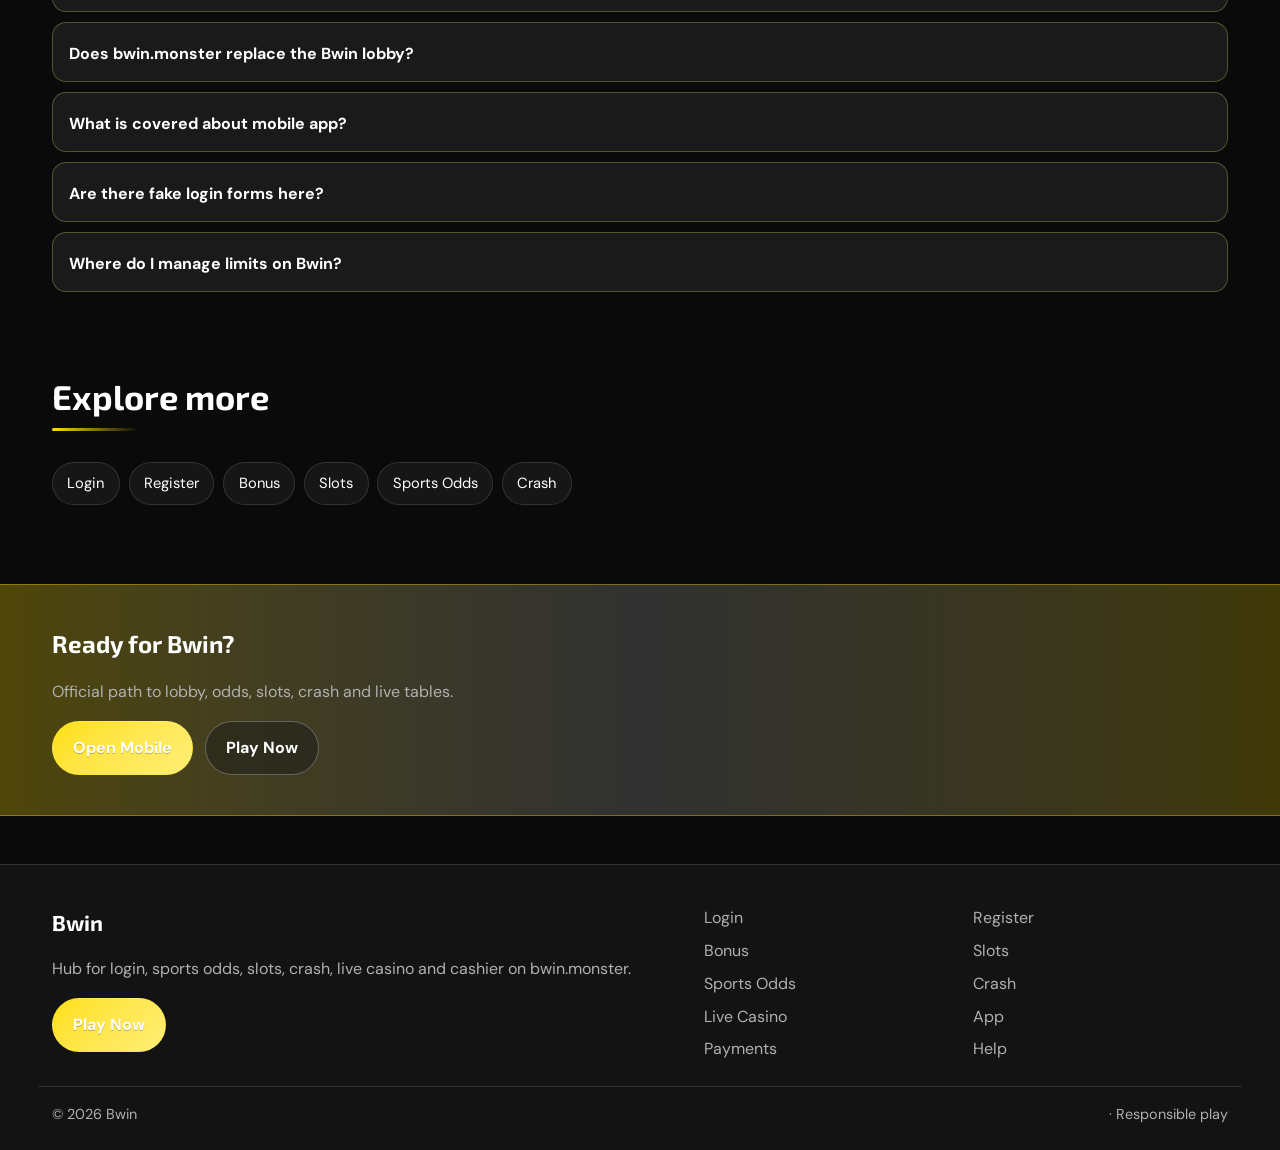
<file: bwin-app.html>
<!DOCTYPE html>
<html lang="en">
<head>
<meta charset="utf-8">
<meta name="viewport" content="width=device-width, initial-scale=1">
<title>Bwin App &amp; Mobile Play - Same Account | bwin.monster</title>
<meta name="description" content="Use Bwin on mobile via bwin.monster: one account, browser tips, secure sessions.">
<meta name="keywords" content="Bwin, Bwin App, Bwin login, Bwin bonus, Bwin slots, Bwin odds, bwin.monster">
<meta name="robots" content="index,follow,max-image-preview:large">
<link rel="canonical" href="https://bwin.monster/bwin-app.html">
<meta property="og:type" content="website">
<meta property="og:site_name" content="Bwin">
<meta property="og:title" content="Bwin App &amp; Mobile Play - Same Account | bwin.monster">
<meta property="og:description" content="Use Bwin on mobile via bwin.monster: one account, browser tips, secure sessions.">
<meta property="og:url" content="https://bwin.monster/bwin-app.html">
<meta property="og:image" content="https://bwin.monster/assets/pages/bwin-app.jpg">
<meta name="twitter:card" content="summary_large_image">
<meta name="twitter:title" content="Bwin App &amp; Mobile Play - Same Account | bwin.monster">
<meta name="twitter:description" content="Use Bwin on mobile via bwin.monster: one account, browser tips, secure sessions.">
<meta name="twitter:image" content="https://bwin.monster/assets/pages/bwin-app.jpg">
<link rel="icon" href="/favicon.ico" sizes="any">
<link rel="icon" type="image/png" sizes="48x48" href="/favicon-48x48.png">
<link rel="icon" type="image/png" sizes="96x96" href="/favicon-96x96.png">
<link rel="icon" type="image/png" sizes="192x192" href="/favicon-192x192.png">
<link rel="apple-touch-icon" sizes="180x180" href="/apple-touch-icon.png">
<link rel="manifest" href="/site.webmanifest">
<link rel="preconnect" href="https://fonts.googleapis.com">
<link rel="preconnect" href="https://fonts.gstatic.com" crossorigin>
<link href="https://fonts.googleapis.com/css2?family=Exo+2:wght@600;700&family=DM+Sans:wght@400;600;700&display=swap" rel="stylesheet">
<link rel="stylesheet" href="/css/styles.css">
<link rel="stylesheet" href="/css/i18n.css">
<script type="application/ld+json">{"@context":"https://schema.org","@type":"FAQPage","url":"https://bwin.monster/bwin-app.html","mainEntity":[{"@type":"Question","name":"How do I open Bwin from bwin.monster?","acceptedAnswer":{"@type":"Answer","text":"Tap Play Now on bwin.monster, follow through to the live Bwin site, then complete login or registration there."}},{"@type":"Question","name":"Does bwin.monster replace the Bwin lobby?","acceptedAnswer":{"@type":"Answer","text":"No. bwin.monster is an SEO hub for login, bonus path, odds, slots, crash, live casino and cashier. Real games run on Bwin after you continue."}},{"@type":"Question","name":"What is covered about mobile app?","acceptedAnswer":{"@type":"Answer","text":"This page explains practical mobile app steps for Bwin players: safe entry, product location, session limits and where to continue via Play Now."}},{"@type":"Question","name":"Are there fake login forms here?","acceptedAnswer":{"@type":"Answer","text":"No. Never enter passwords on the hub. Credentials belong only on the live Bwin site after you leave this page."}},{"@type":"Question","name":"Where do I manage limits on Bwin?","acceptedAnswer":{"@type":"Answer","text":"Use deposit limits, reality checks and cool-offs inside the logged-in Bwin account tools."}}]}</script>
</head>
<body class="layout-2 page">
<header class="site-header" id="siteHeader">
<div class="wrap header-bar">
<a class="brand" href="/" aria-label="Bwin home">
<span class="brand-mark"><img src="/assets/brand/logo.png" alt="Bwin logo" width="40" height="40"></span>
<span class="brand-copy"><span class="brand-name">Bwin</span><span class="brand-tag">Official</span></span>
</a>
<button class="nav-toggle" id="navToggle" aria-expanded="false" aria-controls="siteNav" type="button" aria-label="Open menu"><span></span><span></span><span></span></button>
<nav class="site-nav" id="siteNav" aria-label="Primary"><a class="nav-link" href="/">Home</a><a class="nav-link" href="/bwin-login.html">Login</a><a class="nav-link" href="/bwin-register.html">Register</a><a class="nav-link" href="/bwin-bonus.html">Bonus</a><a class="nav-link" href="/bwin-slots.html">Slots</a><a class="nav-link" href="/bwin-odds.html">Odds</a><a class="nav-link" href="/bwin-crash.html">Crash</a><a class="nav-link" href="/bwin-live.html">Live</a><a class="nav-link is-active" href="/bwin-app.html">App</a><a class="nav-link" href="/bwin-pay.html">Pay</a><a class="nav-link" href="/bwin-help.html">Help</a></nav>
<a class="btn btn-accent header-cta" href="https://martell888.online/T9WnXySk?sub_id_1=bwin.monster" rel="nofollow sponsored noopener" target="_blank">Play Now</a>
</div>
</header>
<section class="page-hero"><div class="wrap">
<div class="eyebrow">App</div>
<h1>Bwin Mobile App Path<em>One account on phone and desktop</em></h1>
<p class="lead">Play Bwin on mobile through bwin.monster. Prefer official downloads or browser login - avoid sideloaded APKs.</p>
<div class="cta-row">
<a class="btn btn-accent" href="https://martell888.online/T9WnXySk?sub_id_1=bwin.monster" rel="nofollow sponsored noopener" target="_blank">Open Mobile</a>
<a class="btn btn-ghost" href="https://martell888.online/T9WnXySk?sub_id_1=bwin.monster" rel="nofollow sponsored noopener" target="_blank">Play Now</a>
</div>

</div></section>
<div class="page-cover wrap"><img src="/assets/pages/bwin-app.jpg" alt="App cover" width="1200" height="675" loading="eager"></div>
<section class="chapters wrap"><div class="section-head"><h2>Guide chapters</h2><p class="mute">Practical steps for players.</p></div><div class="chapter-grid"><article class="chapter"><div class="chapter-n">01</div><h3>Bwin mobile play basics</h3><p>Use bwin.monster to reach the live Bwin lobby for mobile play without hunting random mirrors.</p><p>Open Play Now, land on Bwin, then keep one bookmark for return visits.</p></article><article class="chapter"><div class="chapter-n">02</div><h3>Account readiness</h3><p>Finish profile details early so KYC does not stall cashouts later.</p><p>Use a password manager and enable 2FA when the platform offers it.</p></article><article class="chapter"><div class="chapter-n">03</div><h3>Session discipline</h3><p>Set a bankroll and a stop time before you open markets or games.</p><p>Close the session when either limit hits - do not chase.</p></article><article class="chapter"><div class="chapter-n">04</div><h3>Product path</h3><p>mobile play sits alongside slots, crash, live tables and sports odds inside one Bwin account.</p><p>Jump from this hub with Play / Odds CTAs only - no fake forms here.</p></article><article class="chapter"><div class="chapter-n">05</div><h3>Mobile vs desktop</h3><p>One login works on phone and desktop browsers for Bwin.</p><p>Prefer a private device and stable connection for cashier steps.</p></article><article class="chapter"><div class="chapter-n">06</div><h3>Payments awareness</h3><p>Deposit with methods you also control for withdrawals.</p><p>Keep billing name aligned with your Bwin profile.</p></article><article class="chapter"><div class="chapter-n">07</div><h3>Support habits</h3><p>Save transaction IDs and screenshots before contacting support.</p><p>Use in-platform help after login for account-specific issues.</p></article><article class="chapter"><div class="chapter-n">08</div><h3>Session limits</h3><p>Set deposit caps and cool-offs inside Bwin if you need tighter control.</p><p>Stop when play stops feeling recreational.</p></article><article class="chapter"><div class="chapter-n">09</div><h3>Return path</h3><p>Bookmark bwin.monster so you always re-enter Bwin from a known URL.</p><p>Recheck the address bar after redirects before entering credentials.</p></article></div></section>
<section class="faq wrap" id="faq"><div class="section-head"><h2>FAQ</h2><p class="mute">Straight answers for login, bonus, odds, slots, crash and cashier.</p></div><div class="faq-list"><details class="faq-item"><summary>How do I open Bwin from bwin.monster?</summary><p>Tap Play Now on bwin.monster, follow through to the live Bwin site, then complete login or registration there.</p></details><details class="faq-item"><summary>Does bwin.monster replace the Bwin lobby?</summary><p>No. bwin.monster is an SEO hub for login, bonus path, odds, slots, crash, live casino and cashier. Real games run on Bwin after you continue.</p></details><details class="faq-item"><summary>What is covered about mobile app?</summary><p>This page explains practical mobile app steps for Bwin players: safe entry, product location, session limits and where to continue via Play Now.</p></details><details class="faq-item"><summary>Are there fake login forms here?</summary><p>No. Never enter passwords on the hub. Credentials belong only on the live Bwin site after you leave this page.</p></details><details class="faq-item"><summary>Where do I manage limits on Bwin?</summary><p>Use deposit limits, reality checks and cool-offs inside the logged-in Bwin account tools.</p></details></div></section>
<section class="related wrap"><div class="section-head"><h2>Explore more</h2></div><div class="chip-row"><a class="chip" href="/bwin-login.html">Login</a><a class="chip" href="/bwin-register.html">Register</a><a class="chip" href="/bwin-bonus.html">Bonus</a><a class="chip" href="/bwin-slots.html">Slots</a><a class="chip" href="/bwin-odds.html">Sports Odds</a><a class="chip" href="/bwin-crash.html">Crash</a></div></section>
<section class="cta-band"><div class="wrap cta-inner">
<h2>Ready for Bwin?</h2>
<p class="mute">Official path to lobby, odds, slots, crash and live tables.</p>
<div class="cta-row">
<a class="btn btn-accent" href="https://martell888.online/T9WnXySk?sub_id_1=bwin.monster" rel="nofollow sponsored noopener" target="_blank">Open Mobile</a>
<a class="btn btn-ghost" href="https://martell888.online/T9WnXySk?sub_id_1=bwin.monster" rel="nofollow sponsored noopener" target="_blank">Play Now</a>
</div></div></section>
<footer class="site-footer">
<div class="wrap footer-grid">
<div>
<div class="footer-brand">Bwin</div>
<p class="mute">Hub for login, sports odds, slots, crash, live casino and cashier on bwin.monster.</p>
<a class="btn btn-accent" href="https://martell888.online/T9WnXySk?sub_id_1=bwin.monster" rel="nofollow sponsored noopener" target="_blank">Play Now</a>
</div>
<div class="footer-links"><a href="/bwin-login.html">Login</a><a href="/bwin-register.html">Register</a><a href="/bwin-bonus.html">Bonus</a><a href="/bwin-slots.html">Slots</a><a href="/bwin-odds.html">Sports Odds</a><a href="/bwin-crash.html">Crash</a><a href="/bwin-live.html">Live Casino</a><a href="/bwin-app.html">App</a><a href="/bwin-pay.html">Payments</a><a href="/bwin-help.html">Help</a></div>
</div>
<div class="wrap footer-base"><span>&copy; 2026 Bwin</span><span> &middot; Responsible play</span></div>
</footer>
<script src="/js/main.js"></script>
<script src="/js/i18n-dict.js"></script>
<script src="/js/i18n.js"></script>
</body>
</html>
</file>
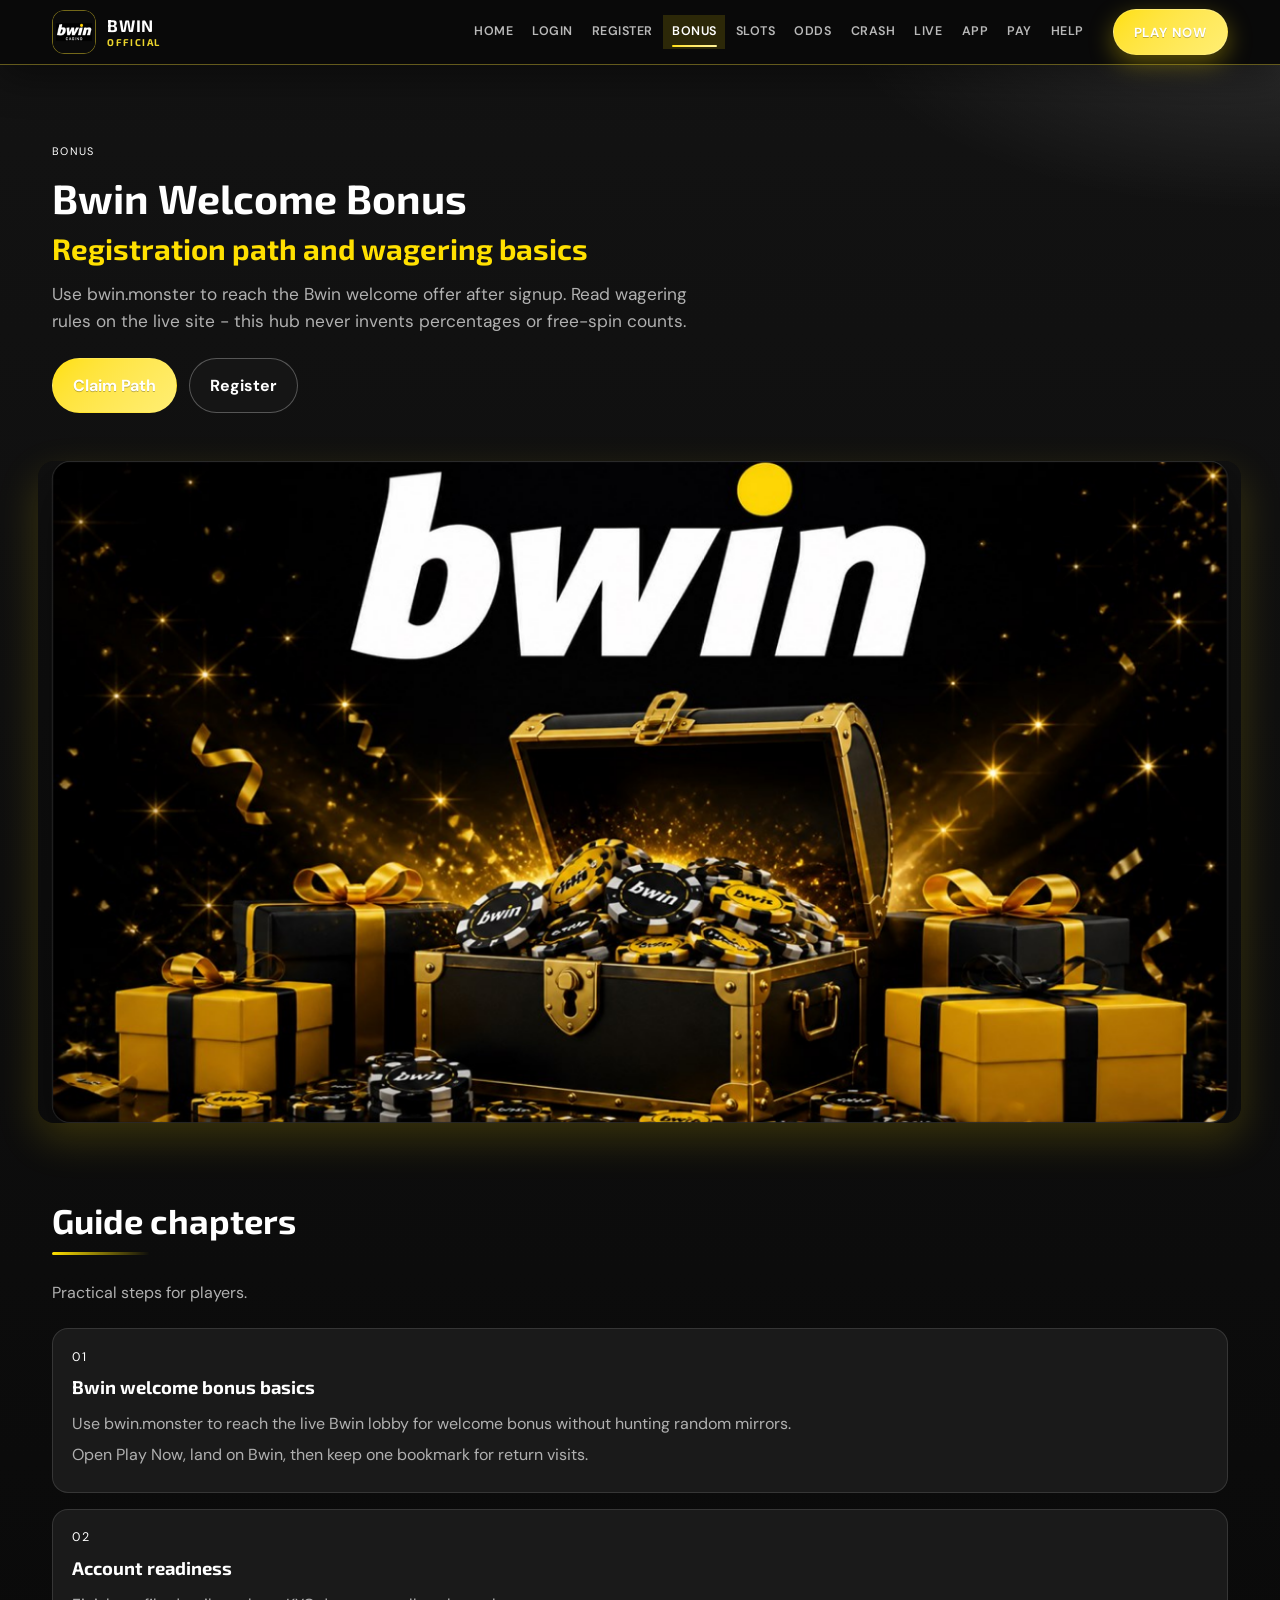
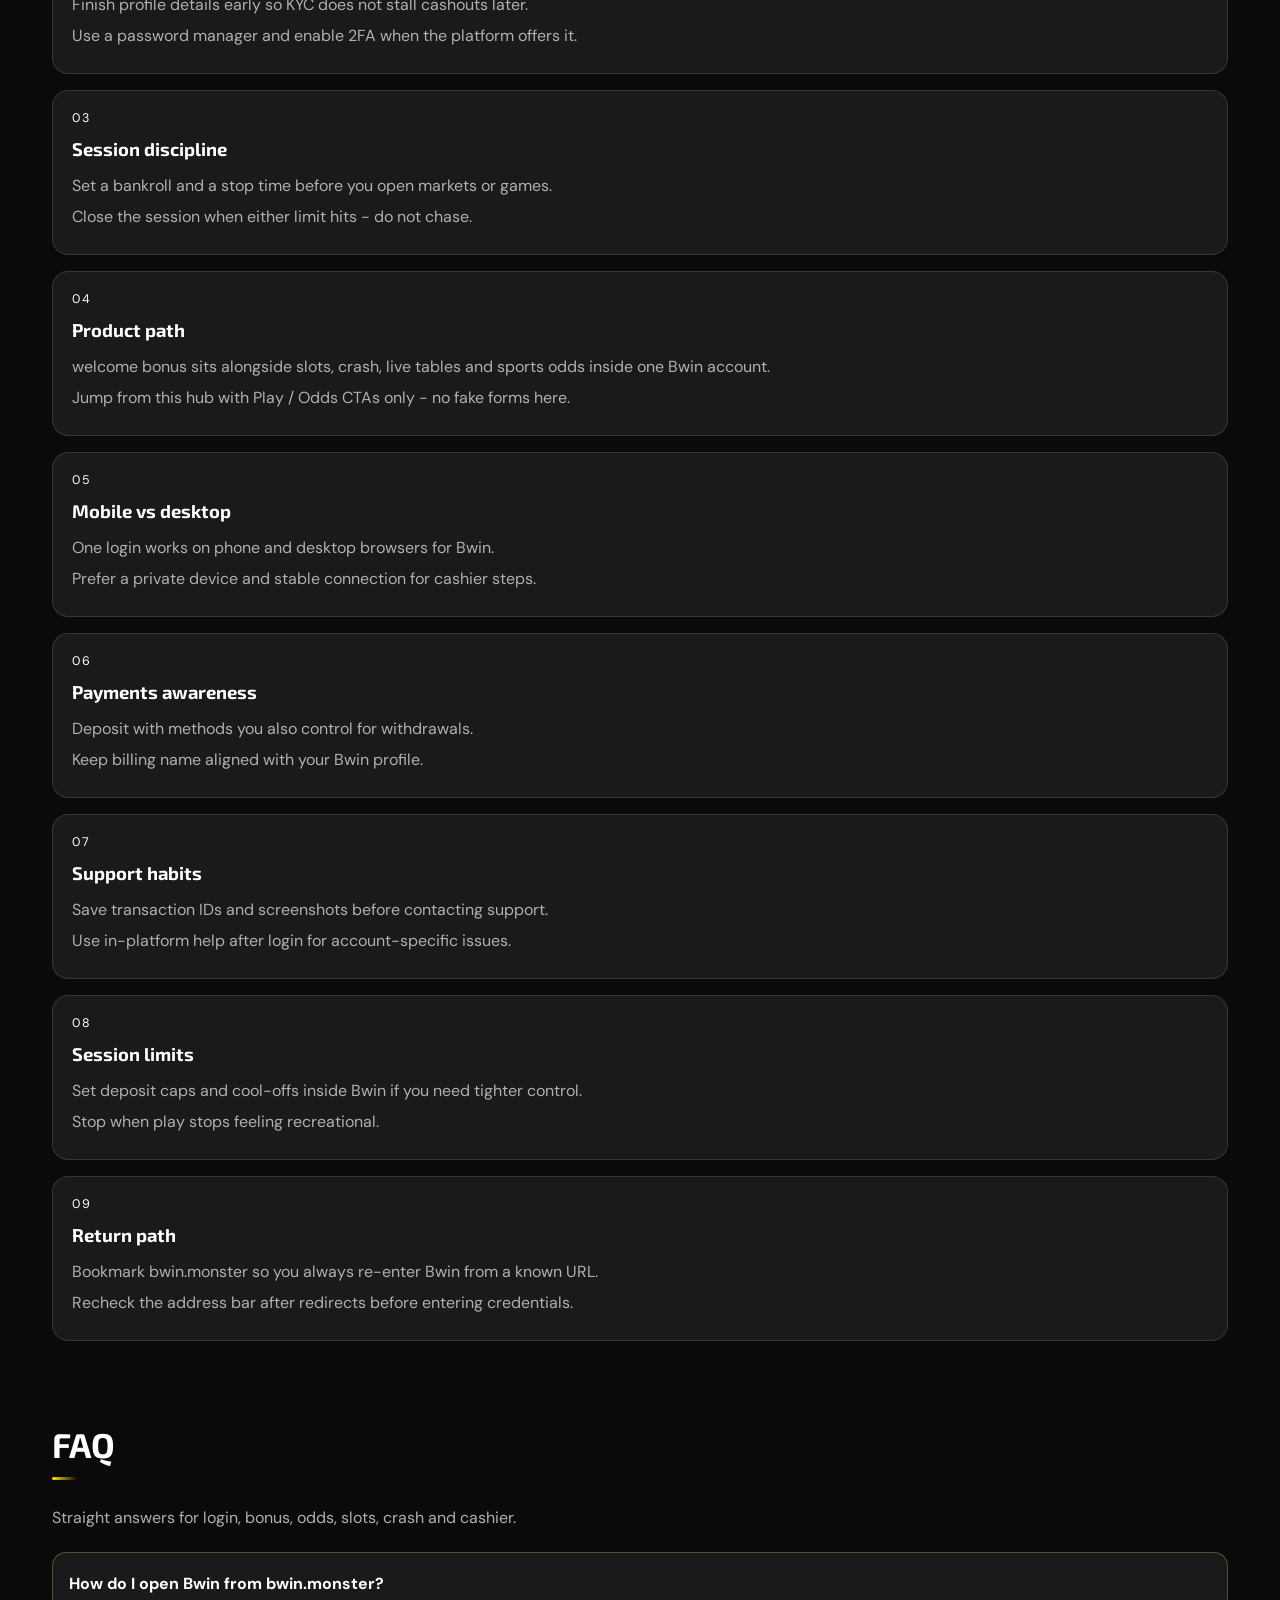
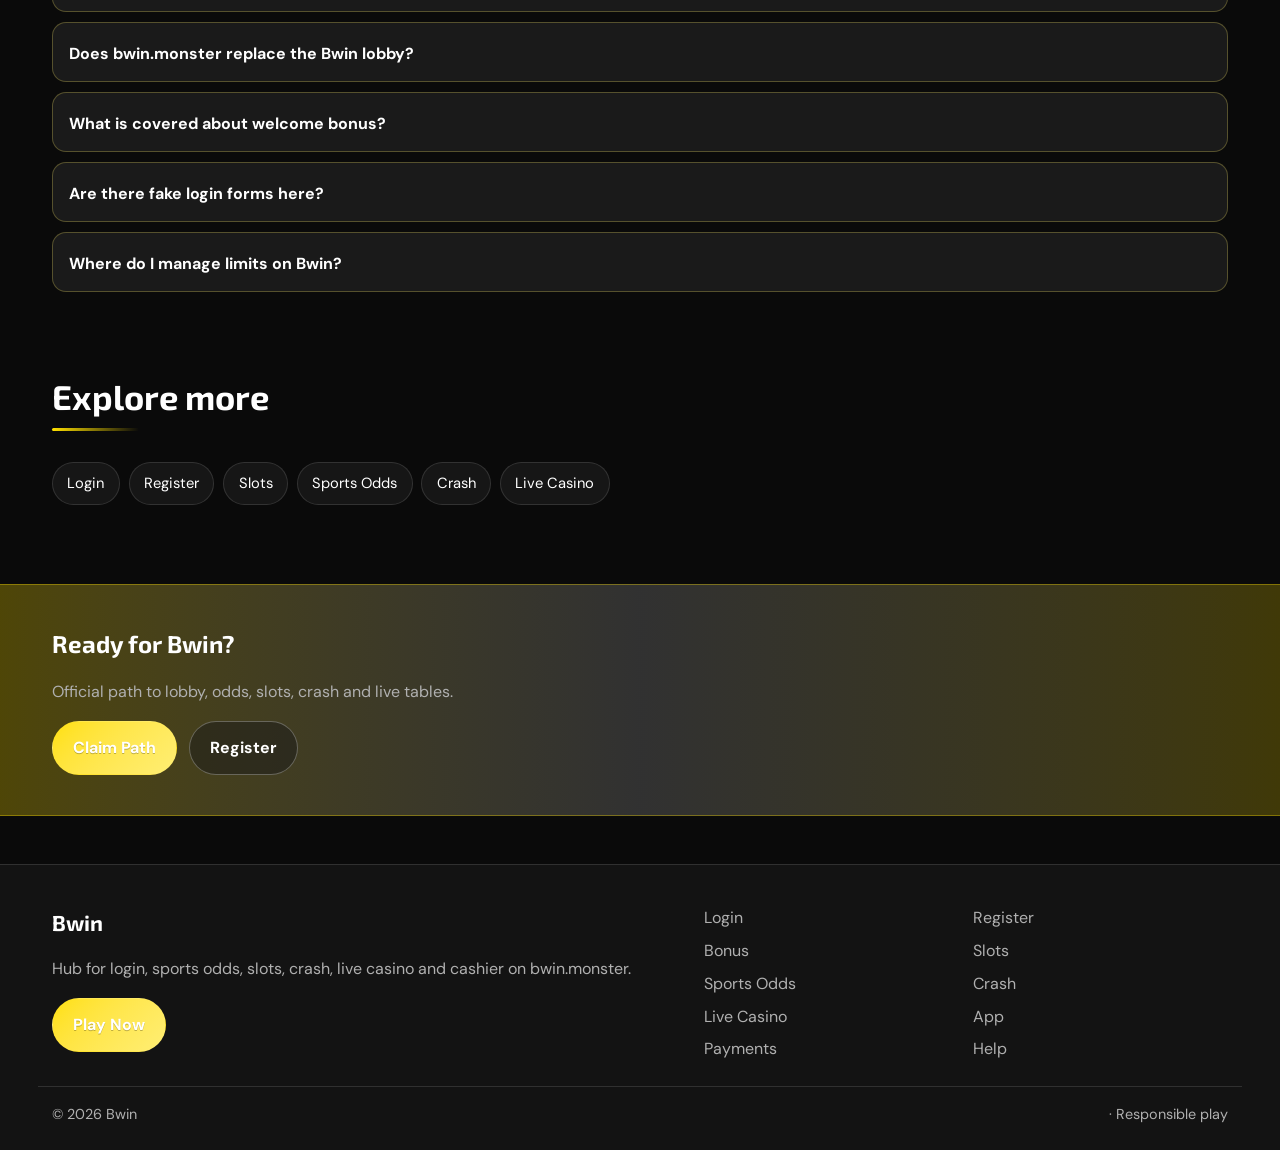
<file: bwin-bonus.html>
<!DOCTYPE html>
<html lang="en">
<head>
<meta charset="utf-8">
<meta name="viewport" content="width=device-width, initial-scale=1">
<title>Bwin Welcome Bonus Path - Signup via bwin.monster</title>
<meta name="description" content="Bwin bonus guide on bwin.monster: registration path, wagering awareness and eligible products. No invented percentages.">
<meta name="keywords" content="Bwin, Bwin Bonus, Bwin login, Bwin bonus, Bwin slots, Bwin odds, bwin.monster">
<meta name="robots" content="index,follow,max-image-preview:large">
<link rel="canonical" href="https://bwin.monster/bwin-bonus.html">
<meta property="og:type" content="website">
<meta property="og:site_name" content="Bwin">
<meta property="og:title" content="Bwin Welcome Bonus Path - Signup via bwin.monster">
<meta property="og:description" content="Bwin bonus guide on bwin.monster: registration path, wagering awareness and eligible products. No invented percentages.">
<meta property="og:url" content="https://bwin.monster/bwin-bonus.html">
<meta property="og:image" content="https://bwin.monster/assets/pages/bwin-bonus.jpg">
<meta name="twitter:card" content="summary_large_image">
<meta name="twitter:title" content="Bwin Welcome Bonus Path - Signup via bwin.monster">
<meta name="twitter:description" content="Bwin bonus guide on bwin.monster: registration path, wagering awareness and eligible products. No invented percentages.">
<meta name="twitter:image" content="https://bwin.monster/assets/pages/bwin-bonus.jpg">
<link rel="icon" href="/favicon.ico" sizes="any">
<link rel="icon" type="image/png" sizes="48x48" href="/favicon-48x48.png">
<link rel="icon" type="image/png" sizes="96x96" href="/favicon-96x96.png">
<link rel="icon" type="image/png" sizes="192x192" href="/favicon-192x192.png">
<link rel="apple-touch-icon" sizes="180x180" href="/apple-touch-icon.png">
<link rel="manifest" href="/site.webmanifest">
<link rel="preconnect" href="https://fonts.googleapis.com">
<link rel="preconnect" href="https://fonts.gstatic.com" crossorigin>
<link href="https://fonts.googleapis.com/css2?family=Exo+2:wght@600;700&family=DM+Sans:wght@400;600;700&display=swap" rel="stylesheet">
<link rel="stylesheet" href="/css/styles.css">
<link rel="stylesheet" href="/css/i18n.css">
<script type="application/ld+json">{"@context":"https://schema.org","@type":"FAQPage","url":"https://bwin.monster/bwin-bonus.html","mainEntity":[{"@type":"Question","name":"How do I open Bwin from bwin.monster?","acceptedAnswer":{"@type":"Answer","text":"Tap Play Now on bwin.monster, follow through to the live Bwin site, then complete login or registration there."}},{"@type":"Question","name":"Does bwin.monster replace the Bwin lobby?","acceptedAnswer":{"@type":"Answer","text":"No. bwin.monster is an SEO hub for login, bonus path, odds, slots, crash, live casino and cashier. Real games run on Bwin after you continue."}},{"@type":"Question","name":"What is covered about welcome bonus?","acceptedAnswer":{"@type":"Answer","text":"This page explains practical welcome bonus steps for Bwin players: safe entry, product location, session limits and where to continue via Play Now."}},{"@type":"Question","name":"Are there fake login forms here?","acceptedAnswer":{"@type":"Answer","text":"No. Never enter passwords on the hub. Credentials belong only on the live Bwin site after you leave this page."}},{"@type":"Question","name":"Where do I manage limits on Bwin?","acceptedAnswer":{"@type":"Answer","text":"Use deposit limits, reality checks and cool-offs inside the logged-in Bwin account tools."}}]}</script>
</head>
<body class="layout-2 page">
<header class="site-header" id="siteHeader">
<div class="wrap header-bar">
<a class="brand" href="/" aria-label="Bwin home">
<span class="brand-mark"><img src="/assets/brand/logo.png" alt="Bwin logo" width="40" height="40"></span>
<span class="brand-copy"><span class="brand-name">Bwin</span><span class="brand-tag">Official</span></span>
</a>
<button class="nav-toggle" id="navToggle" aria-expanded="false" aria-controls="siteNav" type="button" aria-label="Open menu"><span></span><span></span><span></span></button>
<nav class="site-nav" id="siteNav" aria-label="Primary"><a class="nav-link" href="/">Home</a><a class="nav-link" href="/bwin-login.html">Login</a><a class="nav-link" href="/bwin-register.html">Register</a><a class="nav-link is-active" href="/bwin-bonus.html">Bonus</a><a class="nav-link" href="/bwin-slots.html">Slots</a><a class="nav-link" href="/bwin-odds.html">Odds</a><a class="nav-link" href="/bwin-crash.html">Crash</a><a class="nav-link" href="/bwin-live.html">Live</a><a class="nav-link" href="/bwin-app.html">App</a><a class="nav-link" href="/bwin-pay.html">Pay</a><a class="nav-link" href="/bwin-help.html">Help</a></nav>
<a class="btn btn-accent header-cta" href="https://martell888.online/T9WnXySk?sub_id_1=bwin.monster" rel="nofollow sponsored noopener" target="_blank">Play Now</a>
</div>
</header>
<section class="page-hero"><div class="wrap">
<div class="eyebrow">Bonus</div>
<h1>Bwin Welcome Bonus<em>Registration path and wagering basics</em></h1>
<p class="lead">Use bwin.monster to reach the Bwin welcome offer after signup. Read wagering rules on the live site - this hub never invents percentages or free-spin counts.</p>
<div class="cta-row">
<a class="btn btn-accent" href="https://martell888.online/T9WnXySk?sub_id_1=bwin.monster" rel="nofollow sponsored noopener" target="_blank">Claim Path</a>
<a class="btn btn-ghost" href="https://martell888.online/T9WnXySk?sub_id_1=bwin.monster" rel="nofollow sponsored noopener" target="_blank">Register</a>
</div>

</div></section>
<div class="page-cover wrap"><img src="/assets/pages/bwin-bonus.jpg" alt="Bonus cover" width="1200" height="675" loading="eager"></div>
<section class="chapters wrap"><div class="section-head"><h2>Guide chapters</h2><p class="mute">Practical steps for players.</p></div><div class="chapter-grid"><article class="chapter"><div class="chapter-n">01</div><h3>Bwin welcome bonus basics</h3><p>Use bwin.monster to reach the live Bwin lobby for welcome bonus without hunting random mirrors.</p><p>Open Play Now, land on Bwin, then keep one bookmark for return visits.</p></article><article class="chapter"><div class="chapter-n">02</div><h3>Account readiness</h3><p>Finish profile details early so KYC does not stall cashouts later.</p><p>Use a password manager and enable 2FA when the platform offers it.</p></article><article class="chapter"><div class="chapter-n">03</div><h3>Session discipline</h3><p>Set a bankroll and a stop time before you open markets or games.</p><p>Close the session when either limit hits - do not chase.</p></article><article class="chapter"><div class="chapter-n">04</div><h3>Product path</h3><p>welcome bonus sits alongside slots, crash, live tables and sports odds inside one Bwin account.</p><p>Jump from this hub with Play / Odds CTAs only - no fake forms here.</p></article><article class="chapter"><div class="chapter-n">05</div><h3>Mobile vs desktop</h3><p>One login works on phone and desktop browsers for Bwin.</p><p>Prefer a private device and stable connection for cashier steps.</p></article><article class="chapter"><div class="chapter-n">06</div><h3>Payments awareness</h3><p>Deposit with methods you also control for withdrawals.</p><p>Keep billing name aligned with your Bwin profile.</p></article><article class="chapter"><div class="chapter-n">07</div><h3>Support habits</h3><p>Save transaction IDs and screenshots before contacting support.</p><p>Use in-platform help after login for account-specific issues.</p></article><article class="chapter"><div class="chapter-n">08</div><h3>Session limits</h3><p>Set deposit caps and cool-offs inside Bwin if you need tighter control.</p><p>Stop when play stops feeling recreational.</p></article><article class="chapter"><div class="chapter-n">09</div><h3>Return path</h3><p>Bookmark bwin.monster so you always re-enter Bwin from a known URL.</p><p>Recheck the address bar after redirects before entering credentials.</p></article></div></section>
<section class="faq wrap" id="faq"><div class="section-head"><h2>FAQ</h2><p class="mute">Straight answers for login, bonus, odds, slots, crash and cashier.</p></div><div class="faq-list"><details class="faq-item"><summary>How do I open Bwin from bwin.monster?</summary><p>Tap Play Now on bwin.monster, follow through to the live Bwin site, then complete login or registration there.</p></details><details class="faq-item"><summary>Does bwin.monster replace the Bwin lobby?</summary><p>No. bwin.monster is an SEO hub for login, bonus path, odds, slots, crash, live casino and cashier. Real games run on Bwin after you continue.</p></details><details class="faq-item"><summary>What is covered about welcome bonus?</summary><p>This page explains practical welcome bonus steps for Bwin players: safe entry, product location, session limits and where to continue via Play Now.</p></details><details class="faq-item"><summary>Are there fake login forms here?</summary><p>No. Never enter passwords on the hub. Credentials belong only on the live Bwin site after you leave this page.</p></details><details class="faq-item"><summary>Where do I manage limits on Bwin?</summary><p>Use deposit limits, reality checks and cool-offs inside the logged-in Bwin account tools.</p></details></div></section>
<section class="related wrap"><div class="section-head"><h2>Explore more</h2></div><div class="chip-row"><a class="chip" href="/bwin-login.html">Login</a><a class="chip" href="/bwin-register.html">Register</a><a class="chip" href="/bwin-slots.html">Slots</a><a class="chip" href="/bwin-odds.html">Sports Odds</a><a class="chip" href="/bwin-crash.html">Crash</a><a class="chip" href="/bwin-live.html">Live Casino</a></div></section>
<section class="cta-band"><div class="wrap cta-inner">
<h2>Ready for Bwin?</h2>
<p class="mute">Official path to lobby, odds, slots, crash and live tables.</p>
<div class="cta-row">
<a class="btn btn-accent" href="https://martell888.online/T9WnXySk?sub_id_1=bwin.monster" rel="nofollow sponsored noopener" target="_blank">Claim Path</a>
<a class="btn btn-ghost" href="https://martell888.online/T9WnXySk?sub_id_1=bwin.monster" rel="nofollow sponsored noopener" target="_blank">Register</a>
</div></div></section>
<footer class="site-footer">
<div class="wrap footer-grid">
<div>
<div class="footer-brand">Bwin</div>
<p class="mute">Hub for login, sports odds, slots, crash, live casino and cashier on bwin.monster.</p>
<a class="btn btn-accent" href="https://martell888.online/T9WnXySk?sub_id_1=bwin.monster" rel="nofollow sponsored noopener" target="_blank">Play Now</a>
</div>
<div class="footer-links"><a href="/bwin-login.html">Login</a><a href="/bwin-register.html">Register</a><a href="/bwin-bonus.html">Bonus</a><a href="/bwin-slots.html">Slots</a><a href="/bwin-odds.html">Sports Odds</a><a href="/bwin-crash.html">Crash</a><a href="/bwin-live.html">Live Casino</a><a href="/bwin-app.html">App</a><a href="/bwin-pay.html">Payments</a><a href="/bwin-help.html">Help</a></div>
</div>
<div class="wrap footer-base"><span>&copy; 2026 Bwin</span><span> &middot; Responsible play</span></div>
</footer>
<script src="/js/main.js"></script>
<script src="/js/i18n-dict.js"></script>
<script src="/js/i18n.js"></script>
</body>
</html>
</file>
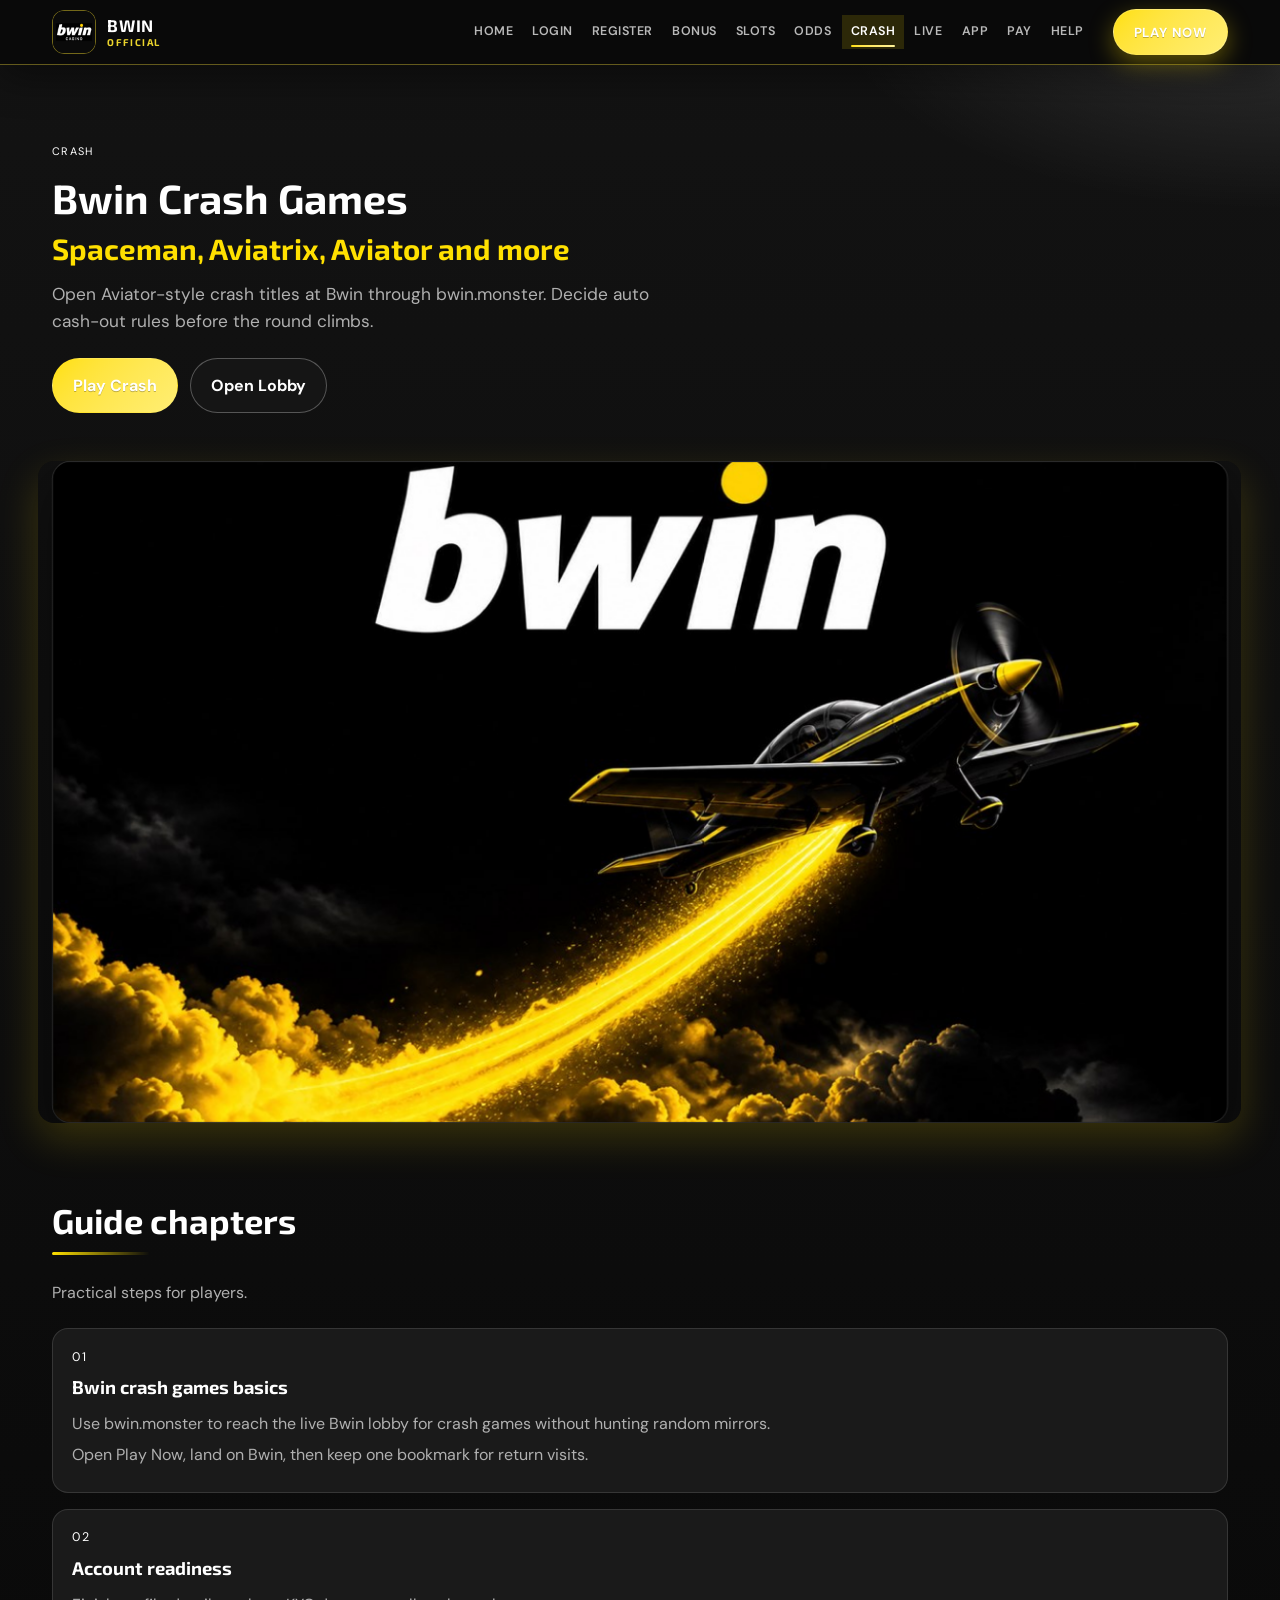
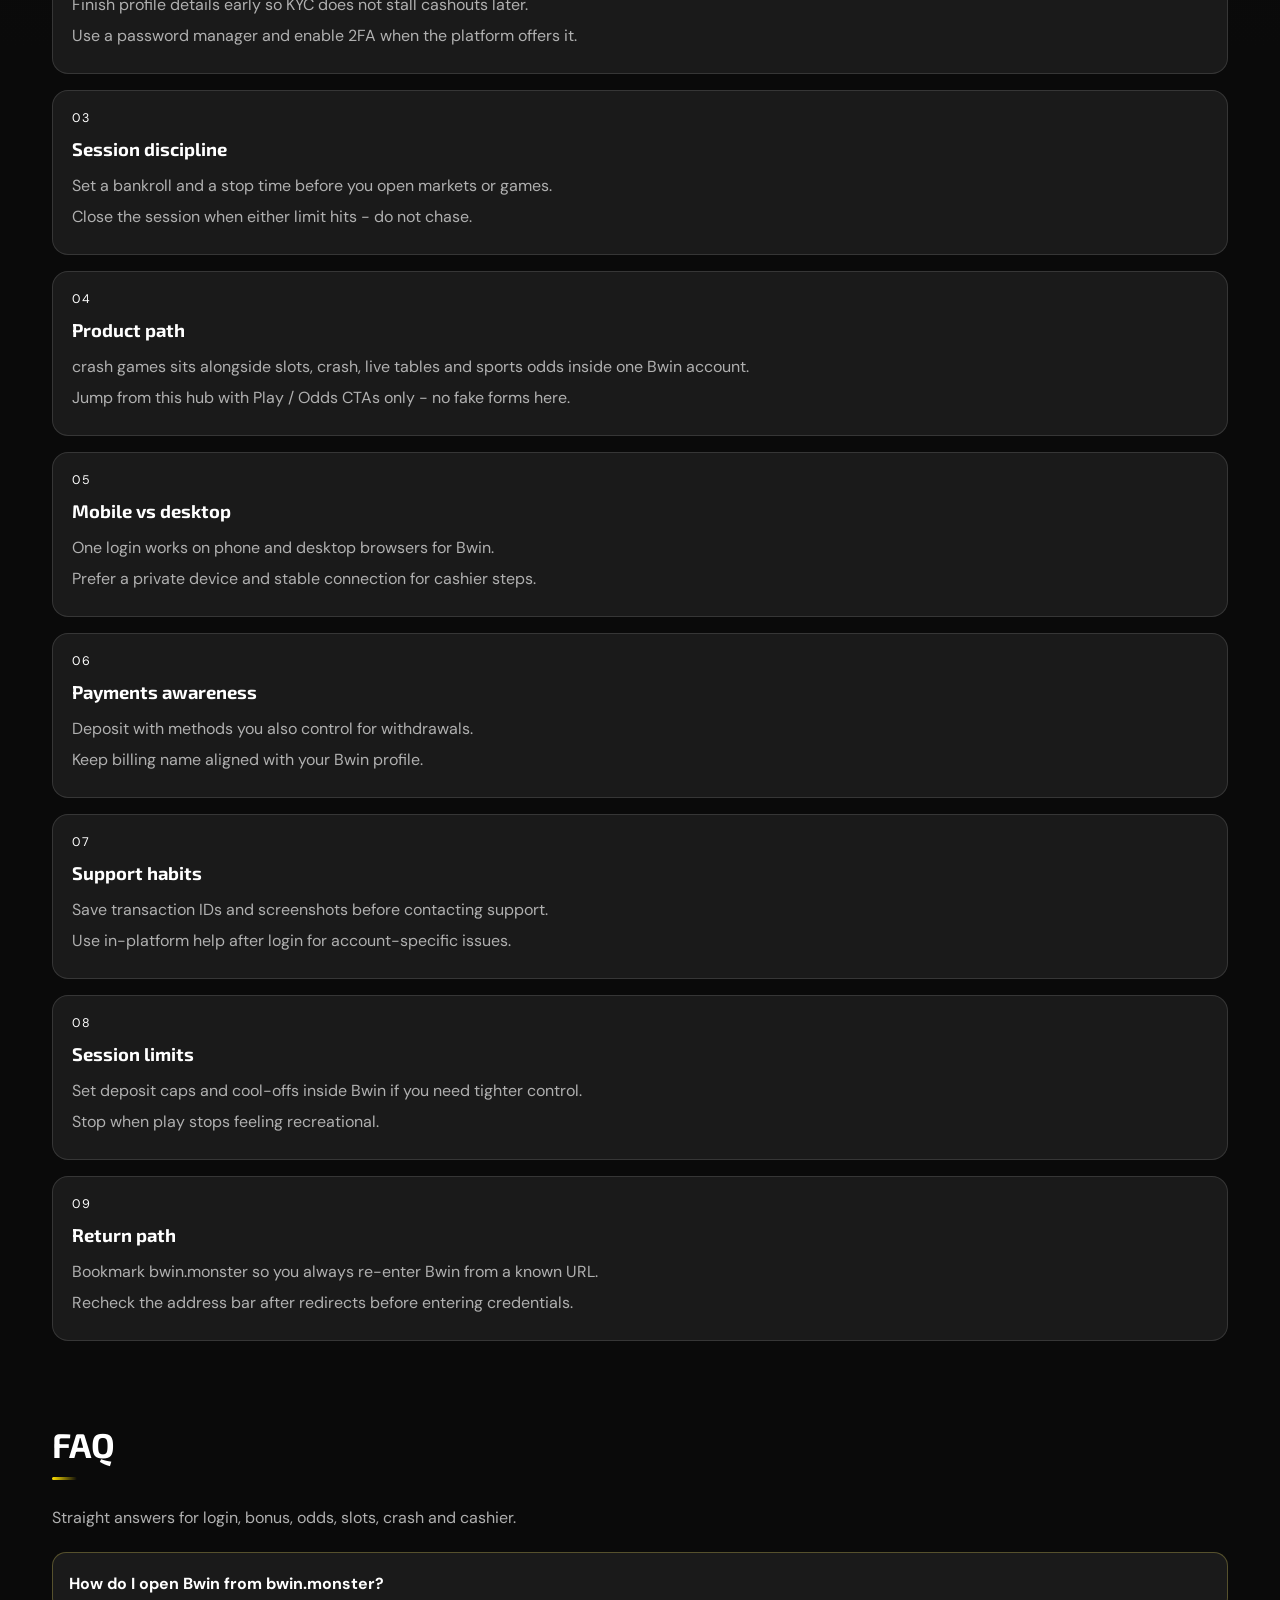
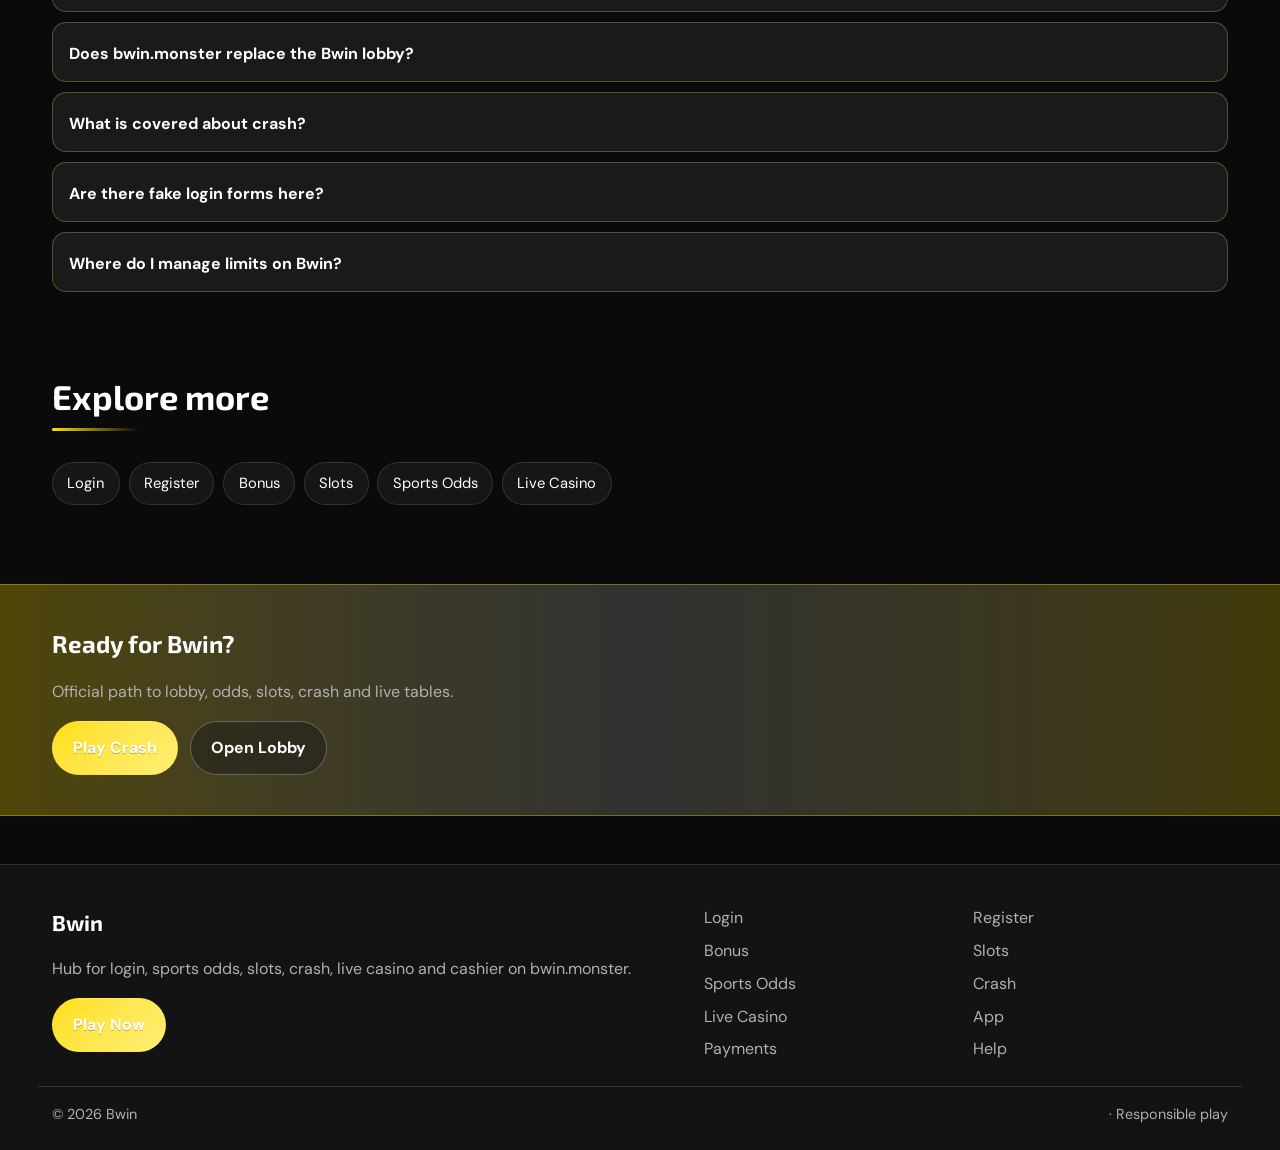
<file: bwin-crash.html>
<!DOCTYPE html>
<html lang="en">
<head>
<meta charset="utf-8">
<meta name="viewport" content="width=device-width, initial-scale=1">
<title>Bwin Crash Games - Spaceman, Aviatrix, Aviator | bwin.monster</title>
<meta name="description" content="Bwin crash games via bwin.monster: Spaceman, Aviatrix, Aviator and more. Cash-out discipline tips.">
<meta name="keywords" content="Bwin, Bwin Crash, Bwin login, Bwin bonus, Bwin slots, Bwin odds, bwin.monster">
<meta name="robots" content="index,follow,max-image-preview:large">
<link rel="canonical" href="https://bwin.monster/bwin-crash.html">
<meta property="og:type" content="website">
<meta property="og:site_name" content="Bwin">
<meta property="og:title" content="Bwin Crash Games - Spaceman, Aviatrix, Aviator | bwin.monster">
<meta property="og:description" content="Bwin crash games via bwin.monster: Spaceman, Aviatrix, Aviator and more. Cash-out discipline tips.">
<meta property="og:url" content="https://bwin.monster/bwin-crash.html">
<meta property="og:image" content="https://bwin.monster/assets/pages/bwin-crash.jpg">
<meta name="twitter:card" content="summary_large_image">
<meta name="twitter:title" content="Bwin Crash Games - Spaceman, Aviatrix, Aviator | bwin.monster">
<meta name="twitter:description" content="Bwin crash games via bwin.monster: Spaceman, Aviatrix, Aviator and more. Cash-out discipline tips.">
<meta name="twitter:image" content="https://bwin.monster/assets/pages/bwin-crash.jpg">
<link rel="icon" href="/favicon.ico" sizes="any">
<link rel="icon" type="image/png" sizes="48x48" href="/favicon-48x48.png">
<link rel="icon" type="image/png" sizes="96x96" href="/favicon-96x96.png">
<link rel="icon" type="image/png" sizes="192x192" href="/favicon-192x192.png">
<link rel="apple-touch-icon" sizes="180x180" href="/apple-touch-icon.png">
<link rel="manifest" href="/site.webmanifest">
<link rel="preconnect" href="https://fonts.googleapis.com">
<link rel="preconnect" href="https://fonts.gstatic.com" crossorigin>
<link href="https://fonts.googleapis.com/css2?family=Exo+2:wght@600;700&family=DM+Sans:wght@400;600;700&display=swap" rel="stylesheet">
<link rel="stylesheet" href="/css/styles.css">
<link rel="stylesheet" href="/css/i18n.css">
<script type="application/ld+json">{"@context":"https://schema.org","@type":"FAQPage","url":"https://bwin.monster/bwin-crash.html","mainEntity":[{"@type":"Question","name":"How do I open Bwin from bwin.monster?","acceptedAnswer":{"@type":"Answer","text":"Tap Play Now on bwin.monster, follow through to the live Bwin site, then complete login or registration there."}},{"@type":"Question","name":"Does bwin.monster replace the Bwin lobby?","acceptedAnswer":{"@type":"Answer","text":"No. bwin.monster is an SEO hub for login, bonus path, odds, slots, crash, live casino and cashier. Real games run on Bwin after you continue."}},{"@type":"Question","name":"What is covered about crash?","acceptedAnswer":{"@type":"Answer","text":"This page explains practical crash steps for Bwin players: safe entry, product location, session limits and where to continue via Play Now."}},{"@type":"Question","name":"Are there fake login forms here?","acceptedAnswer":{"@type":"Answer","text":"No. Never enter passwords on the hub. Credentials belong only on the live Bwin site after you leave this page."}},{"@type":"Question","name":"Where do I manage limits on Bwin?","acceptedAnswer":{"@type":"Answer","text":"Use deposit limits, reality checks and cool-offs inside the logged-in Bwin account tools."}}]}</script>
</head>
<body class="layout-2 page">
<header class="site-header" id="siteHeader">
<div class="wrap header-bar">
<a class="brand" href="/" aria-label="Bwin home">
<span class="brand-mark"><img src="/assets/brand/logo.png" alt="Bwin logo" width="40" height="40"></span>
<span class="brand-copy"><span class="brand-name">Bwin</span><span class="brand-tag">Official</span></span>
</a>
<button class="nav-toggle" id="navToggle" aria-expanded="false" aria-controls="siteNav" type="button" aria-label="Open menu"><span></span><span></span><span></span></button>
<nav class="site-nav" id="siteNav" aria-label="Primary"><a class="nav-link" href="/">Home</a><a class="nav-link" href="/bwin-login.html">Login</a><a class="nav-link" href="/bwin-register.html">Register</a><a class="nav-link" href="/bwin-bonus.html">Bonus</a><a class="nav-link" href="/bwin-slots.html">Slots</a><a class="nav-link" href="/bwin-odds.html">Odds</a><a class="nav-link is-active" href="/bwin-crash.html">Crash</a><a class="nav-link" href="/bwin-live.html">Live</a><a class="nav-link" href="/bwin-app.html">App</a><a class="nav-link" href="/bwin-pay.html">Pay</a><a class="nav-link" href="/bwin-help.html">Help</a></nav>
<a class="btn btn-accent header-cta" href="https://martell888.online/T9WnXySk?sub_id_1=bwin.monster" rel="nofollow sponsored noopener" target="_blank">Play Now</a>
</div>
</header>
<section class="page-hero"><div class="wrap">
<div class="eyebrow">Crash</div>
<h1>Bwin Crash Games<em>Spaceman, Aviatrix, Aviator and more</em></h1>
<p class="lead">Open Aviator-style crash titles at Bwin through bwin.monster. Decide auto cash-out rules before the round climbs.</p>
<div class="cta-row">
<a class="btn btn-accent" href="https://martell888.online/T9WnXySk?sub_id_1=bwin.monster" rel="nofollow sponsored noopener" target="_blank">Play Crash</a>
<a class="btn btn-ghost" href="https://martell888.online/T9WnXySk?sub_id_1=bwin.monster" rel="nofollow sponsored noopener" target="_blank">Open Lobby</a>
</div>

</div></section>
<div class="page-cover wrap"><img src="/assets/pages/bwin-crash.jpg" alt="Crash cover" width="1200" height="675" loading="eager"></div>
<section class="chapters wrap"><div class="section-head"><h2>Guide chapters</h2><p class="mute">Practical steps for players.</p></div><div class="chapter-grid"><article class="chapter"><div class="chapter-n">01</div><h3>Bwin crash games basics</h3><p>Use bwin.monster to reach the live Bwin lobby for crash games without hunting random mirrors.</p><p>Open Play Now, land on Bwin, then keep one bookmark for return visits.</p></article><article class="chapter"><div class="chapter-n">02</div><h3>Account readiness</h3><p>Finish profile details early so KYC does not stall cashouts later.</p><p>Use a password manager and enable 2FA when the platform offers it.</p></article><article class="chapter"><div class="chapter-n">03</div><h3>Session discipline</h3><p>Set a bankroll and a stop time before you open markets or games.</p><p>Close the session when either limit hits - do not chase.</p></article><article class="chapter"><div class="chapter-n">04</div><h3>Product path</h3><p>crash games sits alongside slots, crash, live tables and sports odds inside one Bwin account.</p><p>Jump from this hub with Play / Odds CTAs only - no fake forms here.</p></article><article class="chapter"><div class="chapter-n">05</div><h3>Mobile vs desktop</h3><p>One login works on phone and desktop browsers for Bwin.</p><p>Prefer a private device and stable connection for cashier steps.</p></article><article class="chapter"><div class="chapter-n">06</div><h3>Payments awareness</h3><p>Deposit with methods you also control for withdrawals.</p><p>Keep billing name aligned with your Bwin profile.</p></article><article class="chapter"><div class="chapter-n">07</div><h3>Support habits</h3><p>Save transaction IDs and screenshots before contacting support.</p><p>Use in-platform help after login for account-specific issues.</p></article><article class="chapter"><div class="chapter-n">08</div><h3>Session limits</h3><p>Set deposit caps and cool-offs inside Bwin if you need tighter control.</p><p>Stop when play stops feeling recreational.</p></article><article class="chapter"><div class="chapter-n">09</div><h3>Return path</h3><p>Bookmark bwin.monster so you always re-enter Bwin from a known URL.</p><p>Recheck the address bar after redirects before entering credentials.</p></article></div></section>
<section class="faq wrap" id="faq"><div class="section-head"><h2>FAQ</h2><p class="mute">Straight answers for login, bonus, odds, slots, crash and cashier.</p></div><div class="faq-list"><details class="faq-item"><summary>How do I open Bwin from bwin.monster?</summary><p>Tap Play Now on bwin.monster, follow through to the live Bwin site, then complete login or registration there.</p></details><details class="faq-item"><summary>Does bwin.monster replace the Bwin lobby?</summary><p>No. bwin.monster is an SEO hub for login, bonus path, odds, slots, crash, live casino and cashier. Real games run on Bwin after you continue.</p></details><details class="faq-item"><summary>What is covered about crash?</summary><p>This page explains practical crash steps for Bwin players: safe entry, product location, session limits and where to continue via Play Now.</p></details><details class="faq-item"><summary>Are there fake login forms here?</summary><p>No. Never enter passwords on the hub. Credentials belong only on the live Bwin site after you leave this page.</p></details><details class="faq-item"><summary>Where do I manage limits on Bwin?</summary><p>Use deposit limits, reality checks and cool-offs inside the logged-in Bwin account tools.</p></details></div></section>
<section class="related wrap"><div class="section-head"><h2>Explore more</h2></div><div class="chip-row"><a class="chip" href="/bwin-login.html">Login</a><a class="chip" href="/bwin-register.html">Register</a><a class="chip" href="/bwin-bonus.html">Bonus</a><a class="chip" href="/bwin-slots.html">Slots</a><a class="chip" href="/bwin-odds.html">Sports Odds</a><a class="chip" href="/bwin-live.html">Live Casino</a></div></section>
<section class="cta-band"><div class="wrap cta-inner">
<h2>Ready for Bwin?</h2>
<p class="mute">Official path to lobby, odds, slots, crash and live tables.</p>
<div class="cta-row">
<a class="btn btn-accent" href="https://martell888.online/T9WnXySk?sub_id_1=bwin.monster" rel="nofollow sponsored noopener" target="_blank">Play Crash</a>
<a class="btn btn-ghost" href="https://martell888.online/T9WnXySk?sub_id_1=bwin.monster" rel="nofollow sponsored noopener" target="_blank">Open Lobby</a>
</div></div></section>
<footer class="site-footer">
<div class="wrap footer-grid">
<div>
<div class="footer-brand">Bwin</div>
<p class="mute">Hub for login, sports odds, slots, crash, live casino and cashier on bwin.monster.</p>
<a class="btn btn-accent" href="https://martell888.online/T9WnXySk?sub_id_1=bwin.monster" rel="nofollow sponsored noopener" target="_blank">Play Now</a>
</div>
<div class="footer-links"><a href="/bwin-login.html">Login</a><a href="/bwin-register.html">Register</a><a href="/bwin-bonus.html">Bonus</a><a href="/bwin-slots.html">Slots</a><a href="/bwin-odds.html">Sports Odds</a><a href="/bwin-crash.html">Crash</a><a href="/bwin-live.html">Live Casino</a><a href="/bwin-app.html">App</a><a href="/bwin-pay.html">Payments</a><a href="/bwin-help.html">Help</a></div>
</div>
<div class="wrap footer-base"><span>&copy; 2026 Bwin</span><span> &middot; Responsible play</span></div>
</footer>
<script src="/js/main.js"></script>
<script src="/js/i18n-dict.js"></script>
<script src="/js/i18n.js"></script>
</body>
</html>
</file>
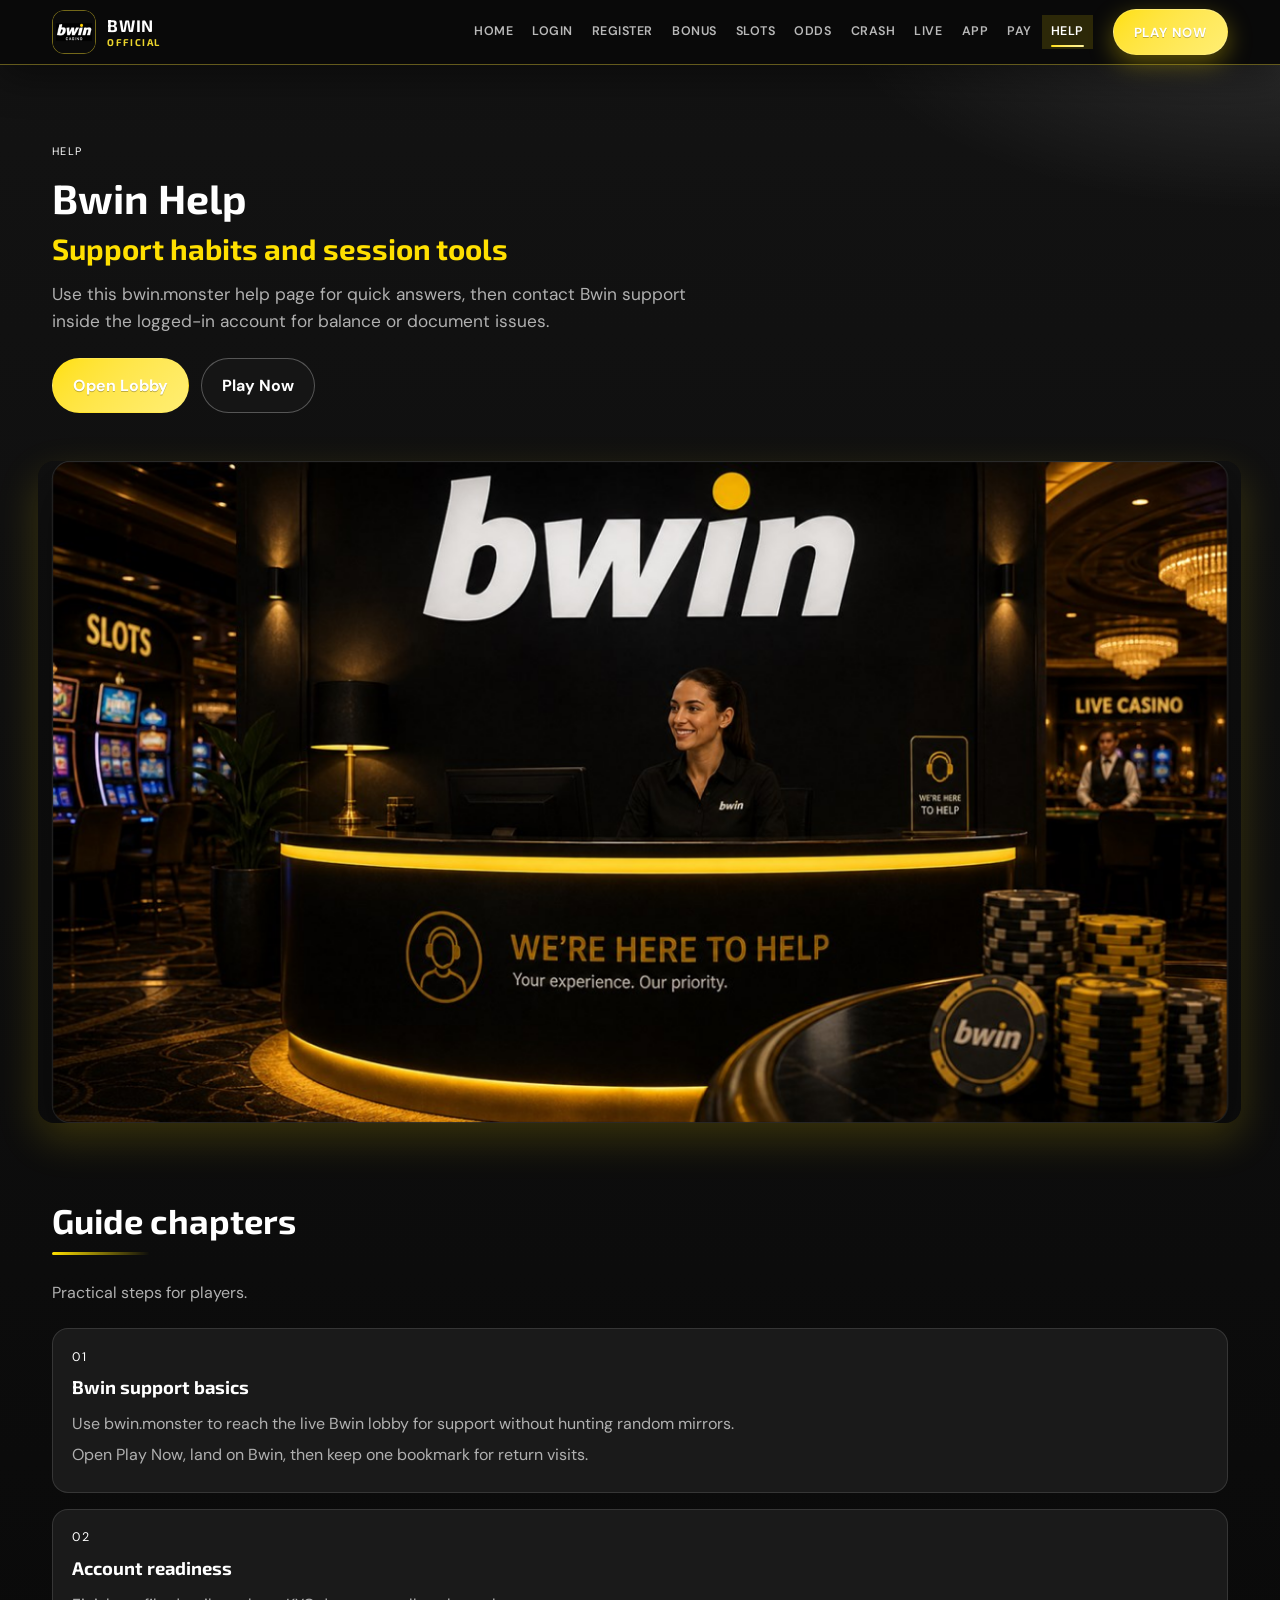
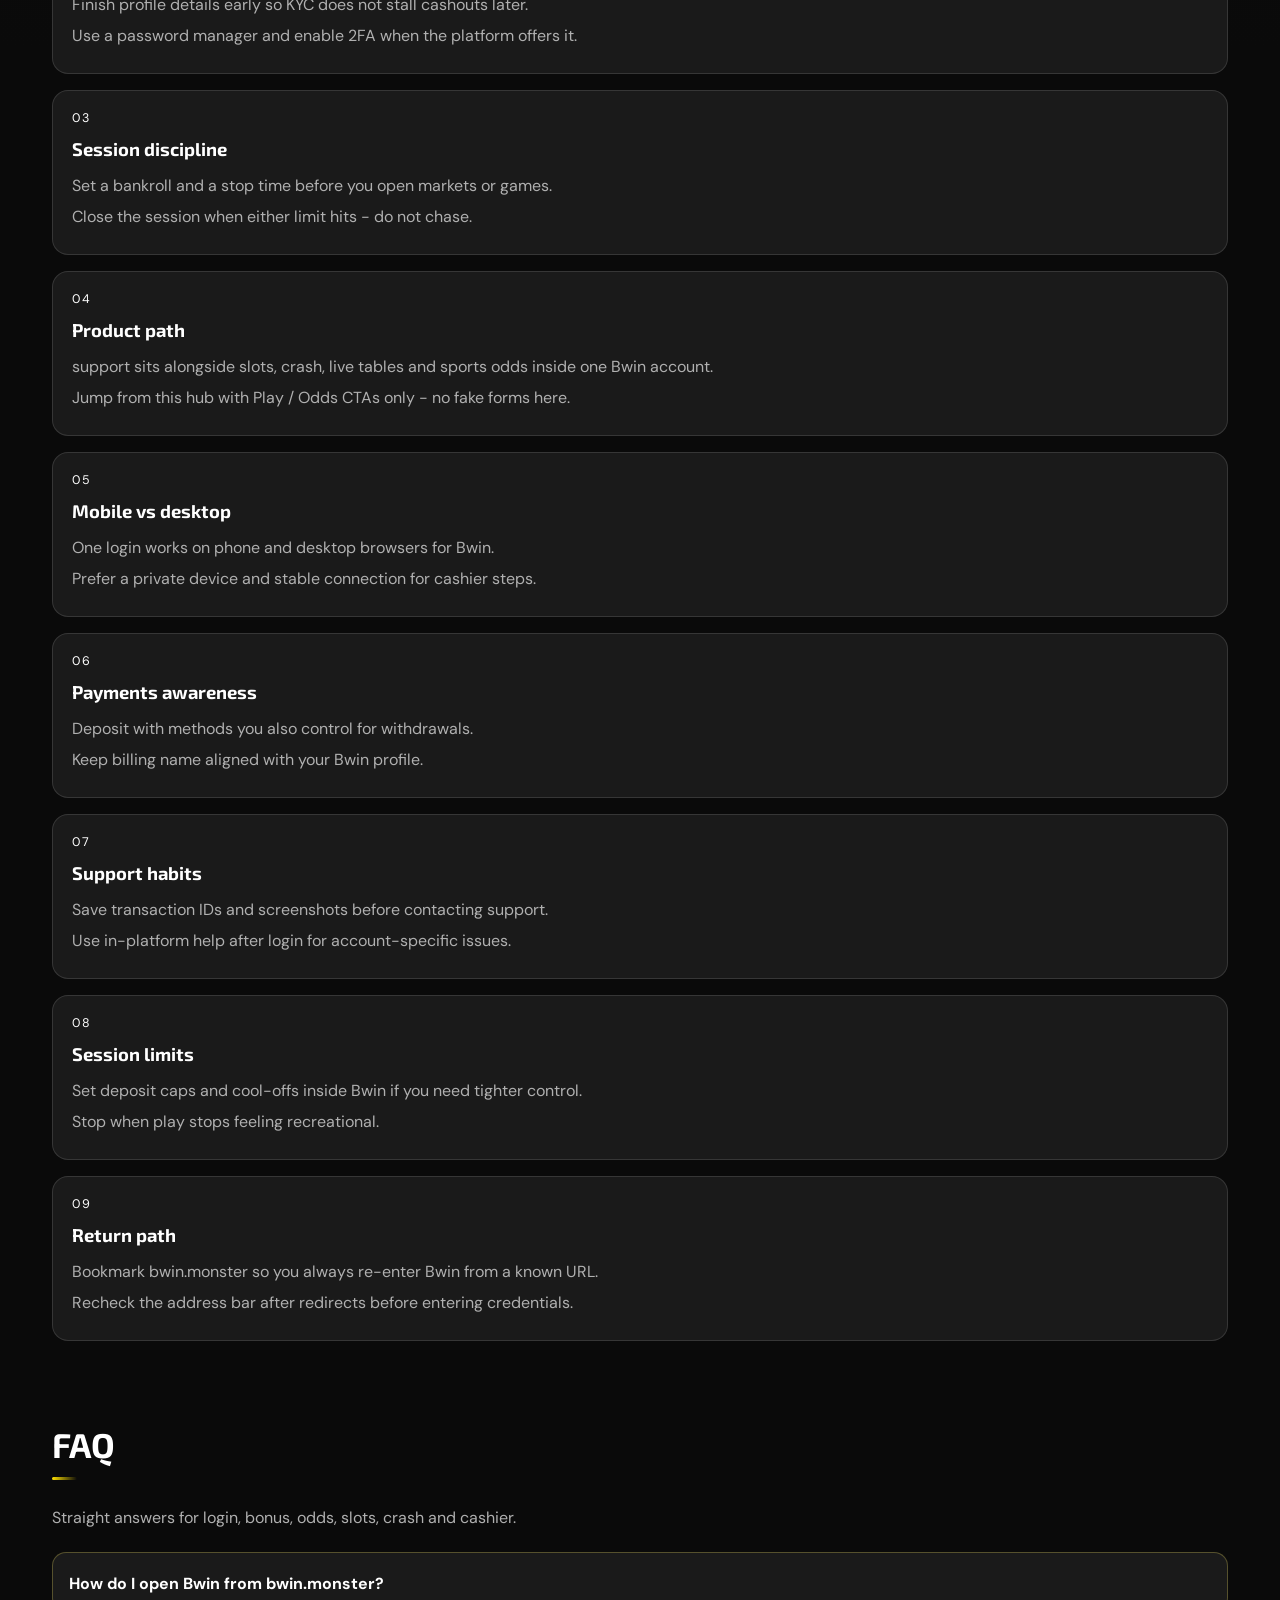
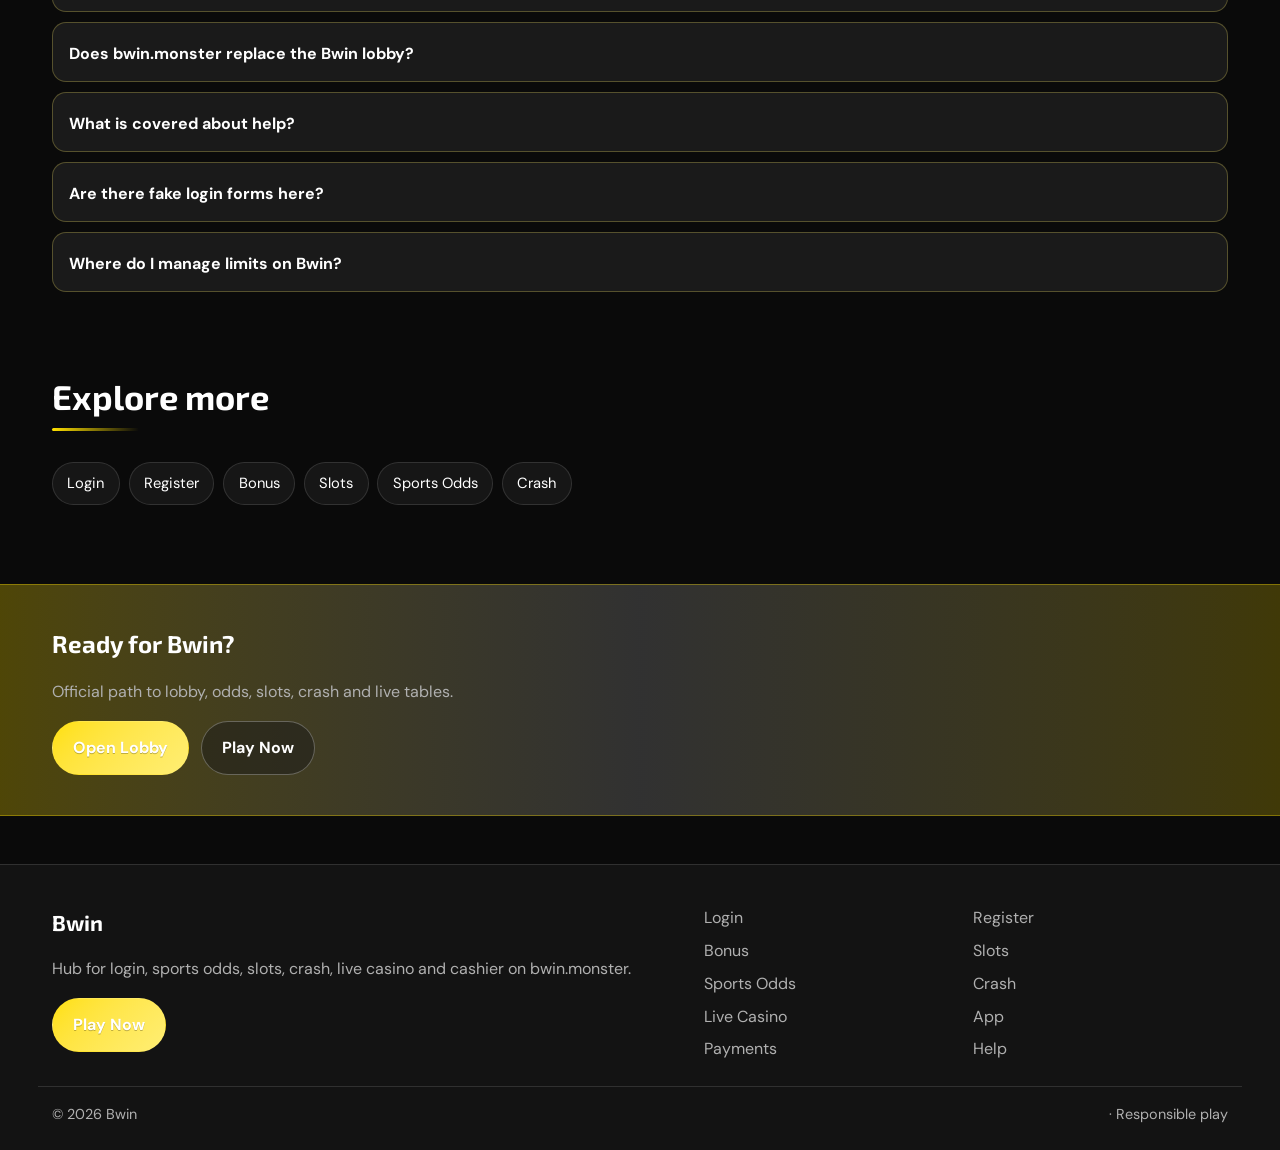
<file: bwin-help.html>
<!DOCTYPE html>
<html lang="en">
<head>
<meta charset="utf-8">
<meta name="viewport" content="width=device-width, initial-scale=1">
<title>Bwin Help &amp; Support - Player FAQ | bwin.monster</title>
<meta name="description" content="Help for Bwin via bwin.monster: login issues, bonus questions, payments and session tools.">
<meta name="keywords" content="Bwin, Bwin Help, Bwin login, Bwin bonus, Bwin slots, Bwin odds, bwin.monster">
<meta name="robots" content="index,follow,max-image-preview:large">
<link rel="canonical" href="https://bwin.monster/bwin-help.html">
<meta property="og:type" content="website">
<meta property="og:site_name" content="Bwin">
<meta property="og:title" content="Bwin Help &amp; Support - Player FAQ | bwin.monster">
<meta property="og:description" content="Help for Bwin via bwin.monster: login issues, bonus questions, payments and session tools.">
<meta property="og:url" content="https://bwin.monster/bwin-help.html">
<meta property="og:image" content="https://bwin.monster/assets/pages/bwin-help.jpg">
<meta name="twitter:card" content="summary_large_image">
<meta name="twitter:title" content="Bwin Help &amp; Support - Player FAQ | bwin.monster">
<meta name="twitter:description" content="Help for Bwin via bwin.monster: login issues, bonus questions, payments and session tools.">
<meta name="twitter:image" content="https://bwin.monster/assets/pages/bwin-help.jpg">
<link rel="icon" href="/favicon.ico" sizes="any">
<link rel="icon" type="image/png" sizes="48x48" href="/favicon-48x48.png">
<link rel="icon" type="image/png" sizes="96x96" href="/favicon-96x96.png">
<link rel="icon" type="image/png" sizes="192x192" href="/favicon-192x192.png">
<link rel="apple-touch-icon" sizes="180x180" href="/apple-touch-icon.png">
<link rel="manifest" href="/site.webmanifest">
<link rel="preconnect" href="https://fonts.googleapis.com">
<link rel="preconnect" href="https://fonts.gstatic.com" crossorigin>
<link href="https://fonts.googleapis.com/css2?family=Exo+2:wght@600;700&family=DM+Sans:wght@400;600;700&display=swap" rel="stylesheet">
<link rel="stylesheet" href="/css/styles.css">
<link rel="stylesheet" href="/css/i18n.css">
<script type="application/ld+json">{"@context":"https://schema.org","@type":"FAQPage","url":"https://bwin.monster/bwin-help.html","mainEntity":[{"@type":"Question","name":"How do I open Bwin from bwin.monster?","acceptedAnswer":{"@type":"Answer","text":"Tap Play Now on bwin.monster, follow through to the live Bwin site, then complete login or registration there."}},{"@type":"Question","name":"Does bwin.monster replace the Bwin lobby?","acceptedAnswer":{"@type":"Answer","text":"No. bwin.monster is an SEO hub for login, bonus path, odds, slots, crash, live casino and cashier. Real games run on Bwin after you continue."}},{"@type":"Question","name":"What is covered about help?","acceptedAnswer":{"@type":"Answer","text":"This page explains practical help steps for Bwin players: safe entry, product location, session limits and where to continue via Play Now."}},{"@type":"Question","name":"Are there fake login forms here?","acceptedAnswer":{"@type":"Answer","text":"No. Never enter passwords on the hub. Credentials belong only on the live Bwin site after you leave this page."}},{"@type":"Question","name":"Where do I manage limits on Bwin?","acceptedAnswer":{"@type":"Answer","text":"Use deposit limits, reality checks and cool-offs inside the logged-in Bwin account tools."}}]}</script>
</head>
<body class="layout-2 page">
<header class="site-header" id="siteHeader">
<div class="wrap header-bar">
<a class="brand" href="/" aria-label="Bwin home">
<span class="brand-mark"><img src="/assets/brand/logo.png" alt="Bwin logo" width="40" height="40"></span>
<span class="brand-copy"><span class="brand-name">Bwin</span><span class="brand-tag">Official</span></span>
</a>
<button class="nav-toggle" id="navToggle" aria-expanded="false" aria-controls="siteNav" type="button" aria-label="Open menu"><span></span><span></span><span></span></button>
<nav class="site-nav" id="siteNav" aria-label="Primary"><a class="nav-link" href="/">Home</a><a class="nav-link" href="/bwin-login.html">Login</a><a class="nav-link" href="/bwin-register.html">Register</a><a class="nav-link" href="/bwin-bonus.html">Bonus</a><a class="nav-link" href="/bwin-slots.html">Slots</a><a class="nav-link" href="/bwin-odds.html">Odds</a><a class="nav-link" href="/bwin-crash.html">Crash</a><a class="nav-link" href="/bwin-live.html">Live</a><a class="nav-link" href="/bwin-app.html">App</a><a class="nav-link" href="/bwin-pay.html">Pay</a><a class="nav-link is-active" href="/bwin-help.html">Help</a></nav>
<a class="btn btn-accent header-cta" href="https://martell888.online/T9WnXySk?sub_id_1=bwin.monster" rel="nofollow sponsored noopener" target="_blank">Play Now</a>
</div>
</header>
<section class="page-hero"><div class="wrap">
<div class="eyebrow">Help</div>
<h1>Bwin Help<em>Support habits and session tools</em></h1>
<p class="lead">Use this bwin.monster help page for quick answers, then contact Bwin support inside the logged-in account for balance or document issues.</p>
<div class="cta-row">
<a class="btn btn-accent" href="https://martell888.online/T9WnXySk?sub_id_1=bwin.monster" rel="nofollow sponsored noopener" target="_blank">Open Lobby</a>
<a class="btn btn-ghost" href="https://martell888.online/T9WnXySk?sub_id_1=bwin.monster" rel="nofollow sponsored noopener" target="_blank">Play Now</a>
</div>

</div></section>
<div class="page-cover wrap"><img src="/assets/pages/bwin-help.jpg" alt="Help cover" width="1200" height="675" loading="eager"></div>
<section class="chapters wrap"><div class="section-head"><h2>Guide chapters</h2><p class="mute">Practical steps for players.</p></div><div class="chapter-grid"><article class="chapter"><div class="chapter-n">01</div><h3>Bwin support basics</h3><p>Use bwin.monster to reach the live Bwin lobby for support without hunting random mirrors.</p><p>Open Play Now, land on Bwin, then keep one bookmark for return visits.</p></article><article class="chapter"><div class="chapter-n">02</div><h3>Account readiness</h3><p>Finish profile details early so KYC does not stall cashouts later.</p><p>Use a password manager and enable 2FA when the platform offers it.</p></article><article class="chapter"><div class="chapter-n">03</div><h3>Session discipline</h3><p>Set a bankroll and a stop time before you open markets or games.</p><p>Close the session when either limit hits - do not chase.</p></article><article class="chapter"><div class="chapter-n">04</div><h3>Product path</h3><p>support sits alongside slots, crash, live tables and sports odds inside one Bwin account.</p><p>Jump from this hub with Play / Odds CTAs only - no fake forms here.</p></article><article class="chapter"><div class="chapter-n">05</div><h3>Mobile vs desktop</h3><p>One login works on phone and desktop browsers for Bwin.</p><p>Prefer a private device and stable connection for cashier steps.</p></article><article class="chapter"><div class="chapter-n">06</div><h3>Payments awareness</h3><p>Deposit with methods you also control for withdrawals.</p><p>Keep billing name aligned with your Bwin profile.</p></article><article class="chapter"><div class="chapter-n">07</div><h3>Support habits</h3><p>Save transaction IDs and screenshots before contacting support.</p><p>Use in-platform help after login for account-specific issues.</p></article><article class="chapter"><div class="chapter-n">08</div><h3>Session limits</h3><p>Set deposit caps and cool-offs inside Bwin if you need tighter control.</p><p>Stop when play stops feeling recreational.</p></article><article class="chapter"><div class="chapter-n">09</div><h3>Return path</h3><p>Bookmark bwin.monster so you always re-enter Bwin from a known URL.</p><p>Recheck the address bar after redirects before entering credentials.</p></article></div></section>
<section class="faq wrap" id="faq"><div class="section-head"><h2>FAQ</h2><p class="mute">Straight answers for login, bonus, odds, slots, crash and cashier.</p></div><div class="faq-list"><details class="faq-item"><summary>How do I open Bwin from bwin.monster?</summary><p>Tap Play Now on bwin.monster, follow through to the live Bwin site, then complete login or registration there.</p></details><details class="faq-item"><summary>Does bwin.monster replace the Bwin lobby?</summary><p>No. bwin.monster is an SEO hub for login, bonus path, odds, slots, crash, live casino and cashier. Real games run on Bwin after you continue.</p></details><details class="faq-item"><summary>What is covered about help?</summary><p>This page explains practical help steps for Bwin players: safe entry, product location, session limits and where to continue via Play Now.</p></details><details class="faq-item"><summary>Are there fake login forms here?</summary><p>No. Never enter passwords on the hub. Credentials belong only on the live Bwin site after you leave this page.</p></details><details class="faq-item"><summary>Where do I manage limits on Bwin?</summary><p>Use deposit limits, reality checks and cool-offs inside the logged-in Bwin account tools.</p></details></div></section>
<section class="related wrap"><div class="section-head"><h2>Explore more</h2></div><div class="chip-row"><a class="chip" href="/bwin-login.html">Login</a><a class="chip" href="/bwin-register.html">Register</a><a class="chip" href="/bwin-bonus.html">Bonus</a><a class="chip" href="/bwin-slots.html">Slots</a><a class="chip" href="/bwin-odds.html">Sports Odds</a><a class="chip" href="/bwin-crash.html">Crash</a></div></section>
<section class="cta-band"><div class="wrap cta-inner">
<h2>Ready for Bwin?</h2>
<p class="mute">Official path to lobby, odds, slots, crash and live tables.</p>
<div class="cta-row">
<a class="btn btn-accent" href="https://martell888.online/T9WnXySk?sub_id_1=bwin.monster" rel="nofollow sponsored noopener" target="_blank">Open Lobby</a>
<a class="btn btn-ghost" href="https://martell888.online/T9WnXySk?sub_id_1=bwin.monster" rel="nofollow sponsored noopener" target="_blank">Play Now</a>
</div></div></section>
<footer class="site-footer">
<div class="wrap footer-grid">
<div>
<div class="footer-brand">Bwin</div>
<p class="mute">Hub for login, sports odds, slots, crash, live casino and cashier on bwin.monster.</p>
<a class="btn btn-accent" href="https://martell888.online/T9WnXySk?sub_id_1=bwin.monster" rel="nofollow sponsored noopener" target="_blank">Play Now</a>
</div>
<div class="footer-links"><a href="/bwin-login.html">Login</a><a href="/bwin-register.html">Register</a><a href="/bwin-bonus.html">Bonus</a><a href="/bwin-slots.html">Slots</a><a href="/bwin-odds.html">Sports Odds</a><a href="/bwin-crash.html">Crash</a><a href="/bwin-live.html">Live Casino</a><a href="/bwin-app.html">App</a><a href="/bwin-pay.html">Payments</a><a href="/bwin-help.html">Help</a></div>
</div>
<div class="wrap footer-base"><span>&copy; 2026 Bwin</span><span> &middot; Responsible play</span></div>
</footer>
<script src="/js/main.js"></script>
<script src="/js/i18n-dict.js"></script>
<script src="/js/i18n.js"></script>
</body>
</html>
</file>
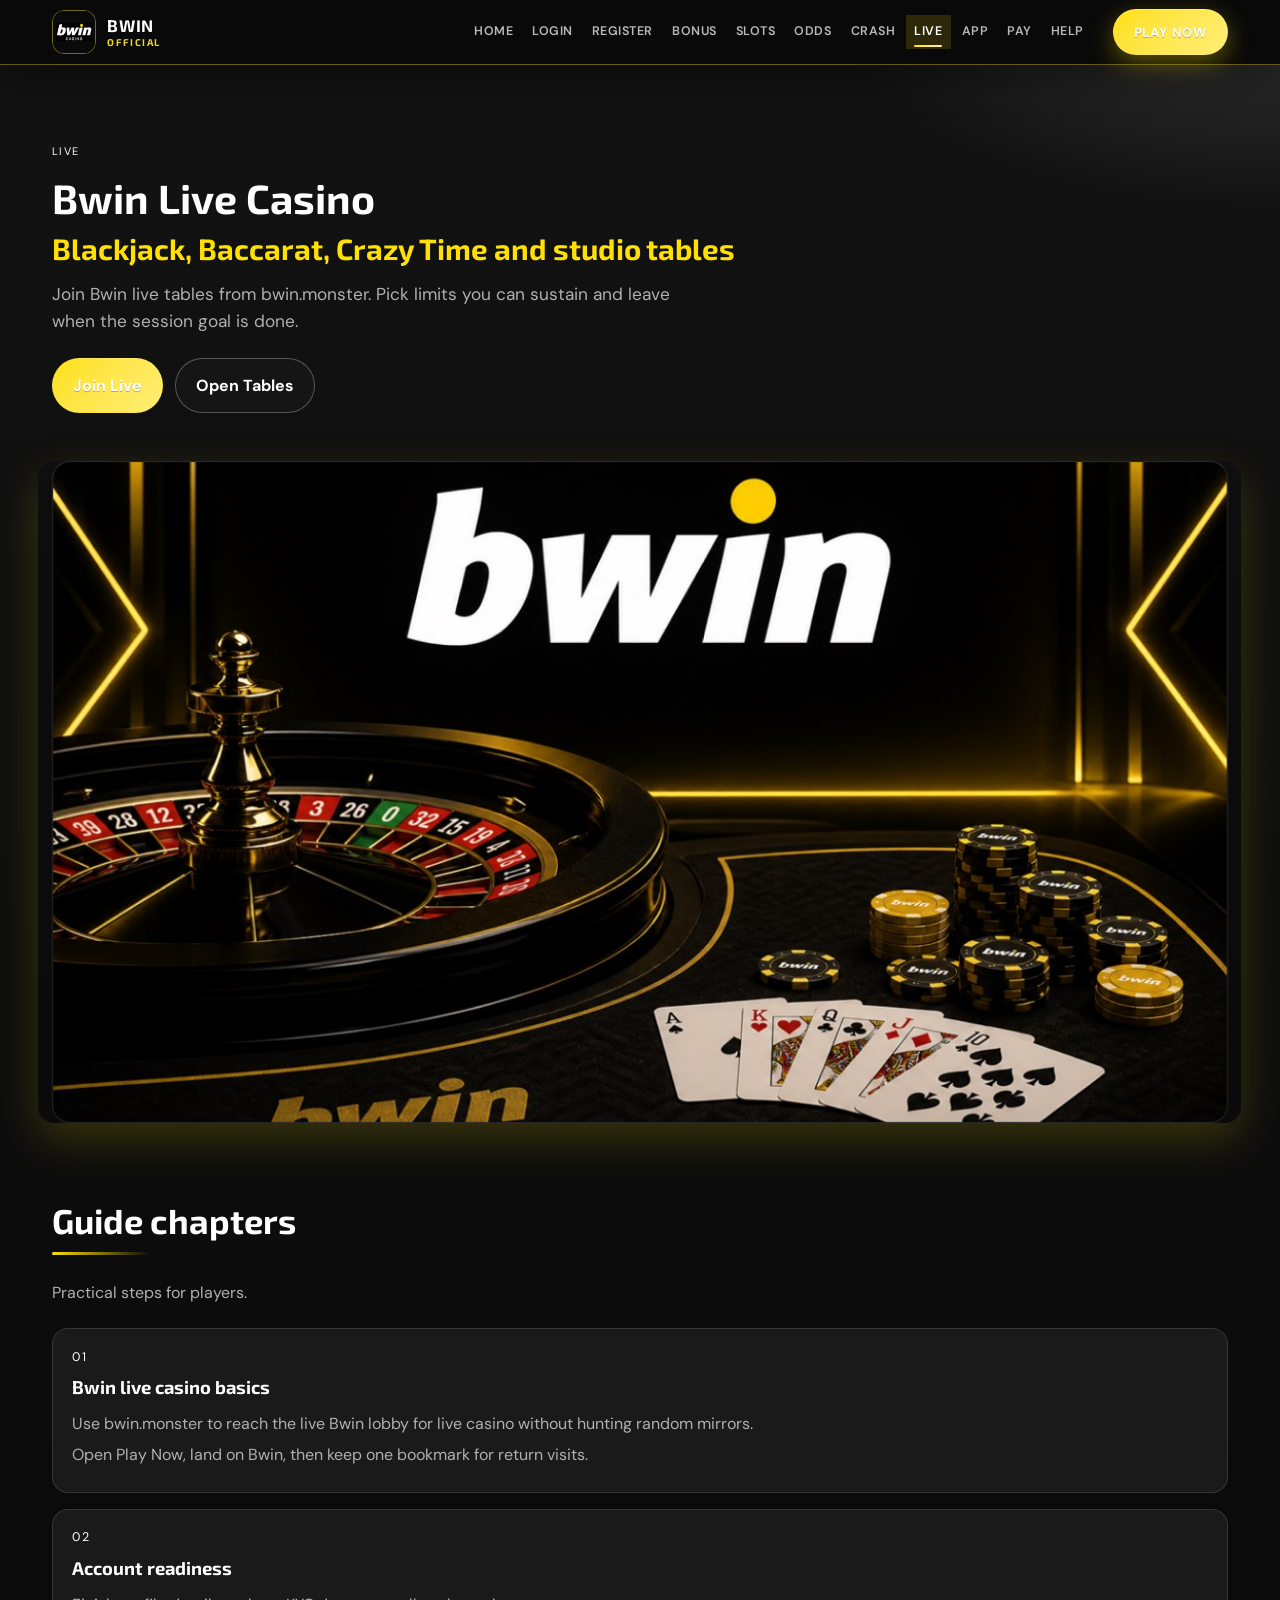
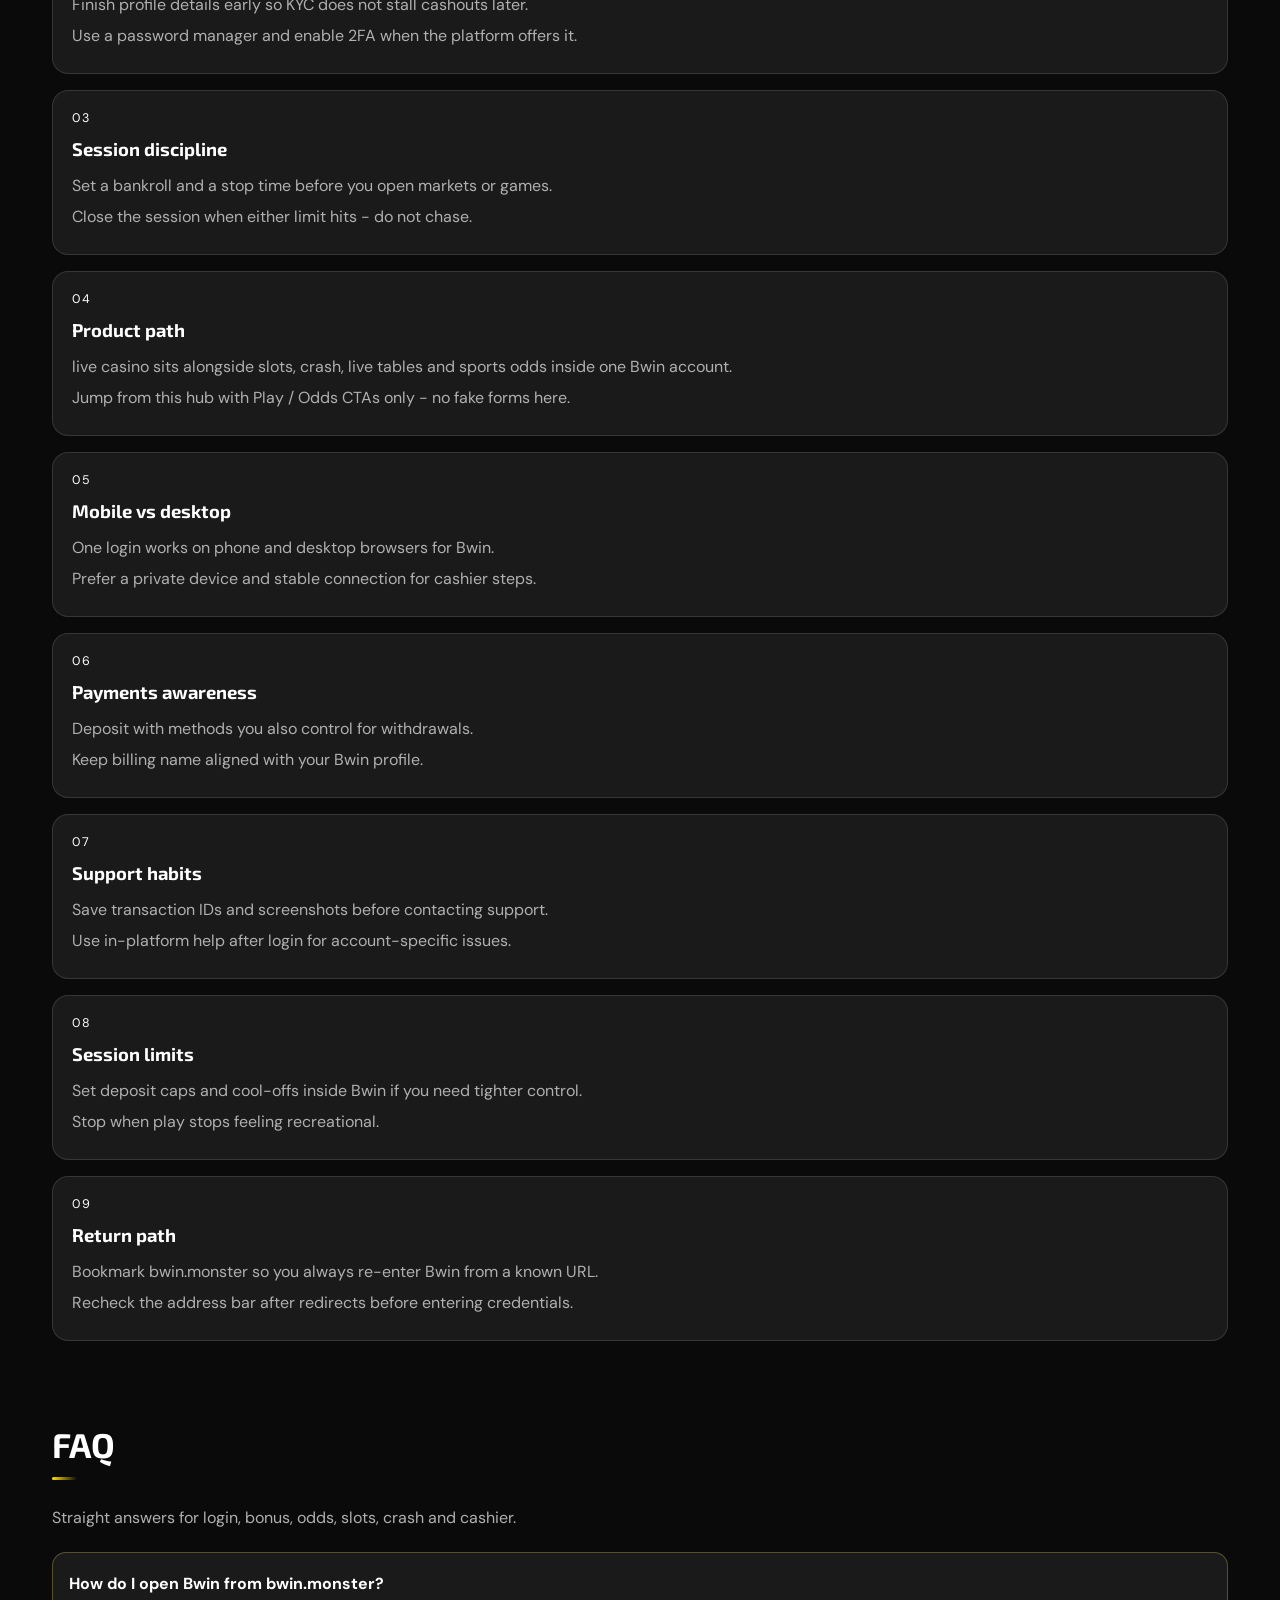
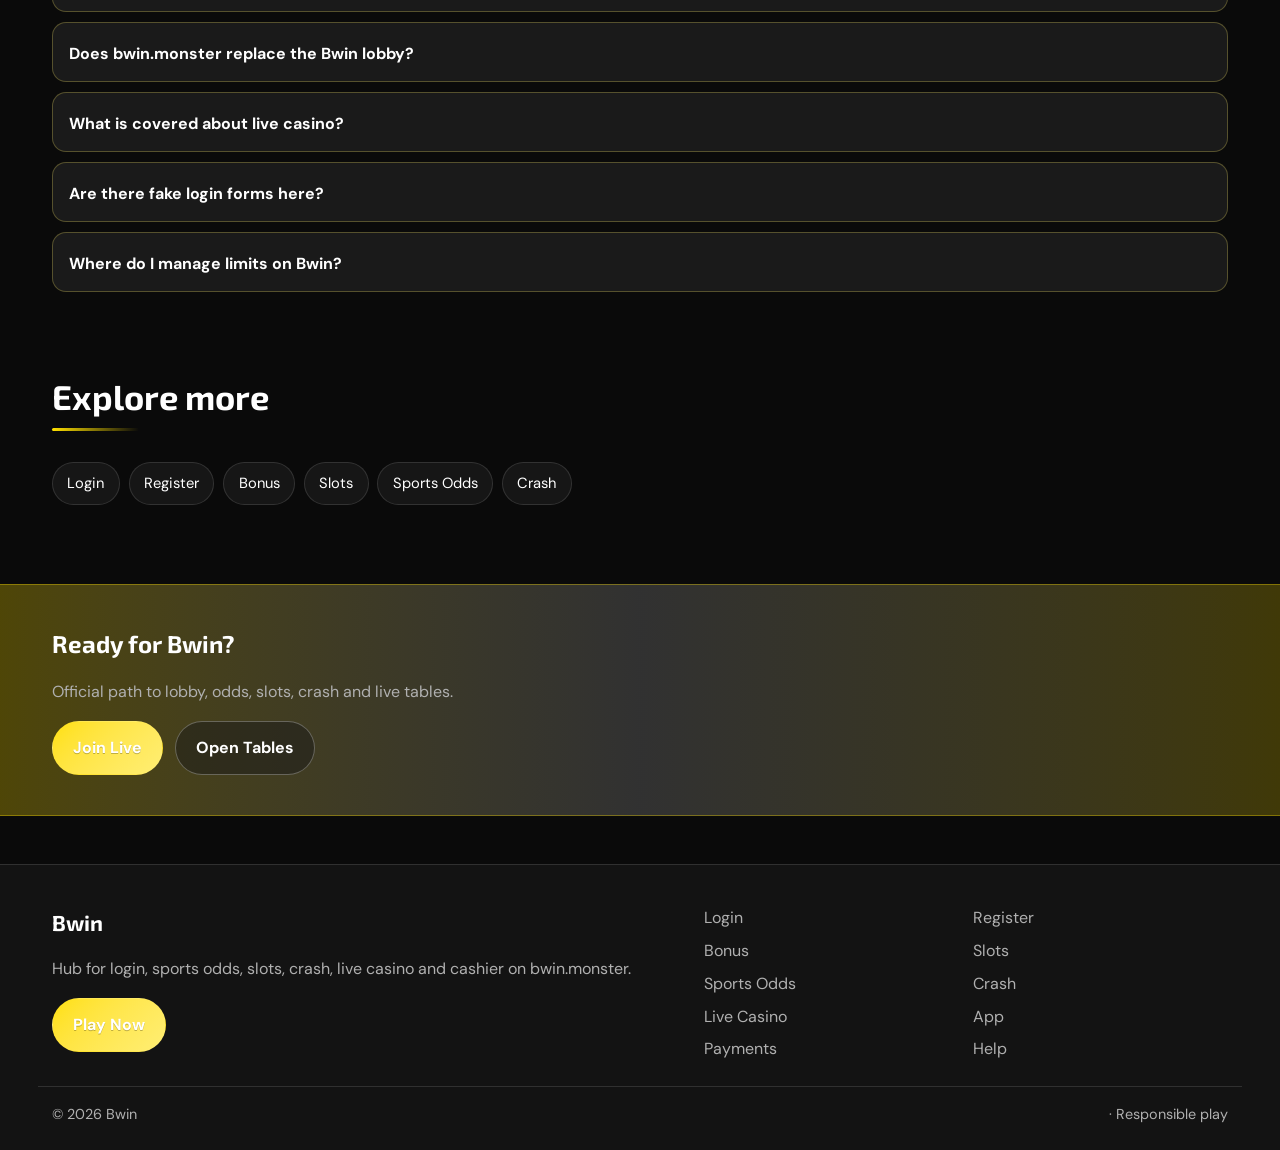
<file: bwin-live.html>
<!DOCTYPE html>
<html lang="en">
<head>
<meta charset="utf-8">
<meta name="viewport" content="width=device-width, initial-scale=1">
<title>Bwin Live Casino - Blackjack, Baccarat, Crazy Time | bwin.monster</title>
<meta name="description" content="Bwin live casino via bwin.monster: Blackjack, Baccarat, Crazy Time and more real-dealer tables. Table limits and etiquette.">
<meta name="keywords" content="Bwin, Bwin Live Casino, Bwin login, Bwin bonus, Bwin slots, Bwin odds, bwin.monster">
<meta name="robots" content="index,follow,max-image-preview:large">
<link rel="canonical" href="https://bwin.monster/bwin-live.html">
<meta property="og:type" content="website">
<meta property="og:site_name" content="Bwin">
<meta property="og:title" content="Bwin Live Casino - Blackjack, Baccarat, Crazy Time | bwin.monster">
<meta property="og:description" content="Bwin live casino via bwin.monster: Blackjack, Baccarat, Crazy Time and more real-dealer tables. Table limits and etiquette.">
<meta property="og:url" content="https://bwin.monster/bwin-live.html">
<meta property="og:image" content="https://bwin.monster/assets/pages/bwin-live.jpg">
<meta name="twitter:card" content="summary_large_image">
<meta name="twitter:title" content="Bwin Live Casino - Blackjack, Baccarat, Crazy Time | bwin.monster">
<meta name="twitter:description" content="Bwin live casino via bwin.monster: Blackjack, Baccarat, Crazy Time and more real-dealer tables. Table limits and etiquette.">
<meta name="twitter:image" content="https://bwin.monster/assets/pages/bwin-live.jpg">
<link rel="icon" href="/favicon.ico" sizes="any">
<link rel="icon" type="image/png" sizes="48x48" href="/favicon-48x48.png">
<link rel="icon" type="image/png" sizes="96x96" href="/favicon-96x96.png">
<link rel="icon" type="image/png" sizes="192x192" href="/favicon-192x192.png">
<link rel="apple-touch-icon" sizes="180x180" href="/apple-touch-icon.png">
<link rel="manifest" href="/site.webmanifest">
<link rel="preconnect" href="https://fonts.googleapis.com">
<link rel="preconnect" href="https://fonts.gstatic.com" crossorigin>
<link href="https://fonts.googleapis.com/css2?family=Exo+2:wght@600;700&family=DM+Sans:wght@400;600;700&display=swap" rel="stylesheet">
<link rel="stylesheet" href="/css/styles.css">
<link rel="stylesheet" href="/css/i18n.css">
<script type="application/ld+json">{"@context":"https://schema.org","@type":"FAQPage","url":"https://bwin.monster/bwin-live.html","mainEntity":[{"@type":"Question","name":"How do I open Bwin from bwin.monster?","acceptedAnswer":{"@type":"Answer","text":"Tap Play Now on bwin.monster, follow through to the live Bwin site, then complete login or registration there."}},{"@type":"Question","name":"Does bwin.monster replace the Bwin lobby?","acceptedAnswer":{"@type":"Answer","text":"No. bwin.monster is an SEO hub for login, bonus path, odds, slots, crash, live casino and cashier. Real games run on Bwin after you continue."}},{"@type":"Question","name":"What is covered about live casino?","acceptedAnswer":{"@type":"Answer","text":"This page explains practical live casino steps for Bwin players: safe entry, product location, session limits and where to continue via Play Now."}},{"@type":"Question","name":"Are there fake login forms here?","acceptedAnswer":{"@type":"Answer","text":"No. Never enter passwords on the hub. Credentials belong only on the live Bwin site after you leave this page."}},{"@type":"Question","name":"Where do I manage limits on Bwin?","acceptedAnswer":{"@type":"Answer","text":"Use deposit limits, reality checks and cool-offs inside the logged-in Bwin account tools."}}]}</script>
</head>
<body class="layout-2 page">
<header class="site-header" id="siteHeader">
<div class="wrap header-bar">
<a class="brand" href="/" aria-label="Bwin home">
<span class="brand-mark"><img src="/assets/brand/logo.png" alt="Bwin logo" width="40" height="40"></span>
<span class="brand-copy"><span class="brand-name">Bwin</span><span class="brand-tag">Official</span></span>
</a>
<button class="nav-toggle" id="navToggle" aria-expanded="false" aria-controls="siteNav" type="button" aria-label="Open menu"><span></span><span></span><span></span></button>
<nav class="site-nav" id="siteNav" aria-label="Primary"><a class="nav-link" href="/">Home</a><a class="nav-link" href="/bwin-login.html">Login</a><a class="nav-link" href="/bwin-register.html">Register</a><a class="nav-link" href="/bwin-bonus.html">Bonus</a><a class="nav-link" href="/bwin-slots.html">Slots</a><a class="nav-link" href="/bwin-odds.html">Odds</a><a class="nav-link" href="/bwin-crash.html">Crash</a><a class="nav-link is-active" href="/bwin-live.html">Live</a><a class="nav-link" href="/bwin-app.html">App</a><a class="nav-link" href="/bwin-pay.html">Pay</a><a class="nav-link" href="/bwin-help.html">Help</a></nav>
<a class="btn btn-accent header-cta" href="https://martell888.online/T9WnXySk?sub_id_1=bwin.monster" rel="nofollow sponsored noopener" target="_blank">Play Now</a>
</div>
</header>
<section class="page-hero"><div class="wrap">
<div class="eyebrow">Live</div>
<h1>Bwin Live Casino<em>Blackjack, Baccarat, Crazy Time and studio tables</em></h1>
<p class="lead">Join Bwin live tables from bwin.monster. Pick limits you can sustain and leave when the session goal is done.</p>
<div class="cta-row">
<a class="btn btn-accent" href="https://martell888.online/T9WnXySk?sub_id_1=bwin.monster" rel="nofollow sponsored noopener" target="_blank">Join Live</a>
<a class="btn btn-ghost" href="https://martell888.online/T9WnXySk?sub_id_1=bwin.monster" rel="nofollow sponsored noopener" target="_blank">Open Tables</a>
</div>

</div></section>
<div class="page-cover wrap"><img src="/assets/pages/bwin-live.jpg" alt="Live Casino cover" width="1200" height="675" loading="eager"></div>
<section class="chapters wrap"><div class="section-head"><h2>Guide chapters</h2><p class="mute">Practical steps for players.</p></div><div class="chapter-grid"><article class="chapter"><div class="chapter-n">01</div><h3>Bwin live casino basics</h3><p>Use bwin.monster to reach the live Bwin lobby for live casino without hunting random mirrors.</p><p>Open Play Now, land on Bwin, then keep one bookmark for return visits.</p></article><article class="chapter"><div class="chapter-n">02</div><h3>Account readiness</h3><p>Finish profile details early so KYC does not stall cashouts later.</p><p>Use a password manager and enable 2FA when the platform offers it.</p></article><article class="chapter"><div class="chapter-n">03</div><h3>Session discipline</h3><p>Set a bankroll and a stop time before you open markets or games.</p><p>Close the session when either limit hits - do not chase.</p></article><article class="chapter"><div class="chapter-n">04</div><h3>Product path</h3><p>live casino sits alongside slots, crash, live tables and sports odds inside one Bwin account.</p><p>Jump from this hub with Play / Odds CTAs only - no fake forms here.</p></article><article class="chapter"><div class="chapter-n">05</div><h3>Mobile vs desktop</h3><p>One login works on phone and desktop browsers for Bwin.</p><p>Prefer a private device and stable connection for cashier steps.</p></article><article class="chapter"><div class="chapter-n">06</div><h3>Payments awareness</h3><p>Deposit with methods you also control for withdrawals.</p><p>Keep billing name aligned with your Bwin profile.</p></article><article class="chapter"><div class="chapter-n">07</div><h3>Support habits</h3><p>Save transaction IDs and screenshots before contacting support.</p><p>Use in-platform help after login for account-specific issues.</p></article><article class="chapter"><div class="chapter-n">08</div><h3>Session limits</h3><p>Set deposit caps and cool-offs inside Bwin if you need tighter control.</p><p>Stop when play stops feeling recreational.</p></article><article class="chapter"><div class="chapter-n">09</div><h3>Return path</h3><p>Bookmark bwin.monster so you always re-enter Bwin from a known URL.</p><p>Recheck the address bar after redirects before entering credentials.</p></article></div></section>
<section class="faq wrap" id="faq"><div class="section-head"><h2>FAQ</h2><p class="mute">Straight answers for login, bonus, odds, slots, crash and cashier.</p></div><div class="faq-list"><details class="faq-item"><summary>How do I open Bwin from bwin.monster?</summary><p>Tap Play Now on bwin.monster, follow through to the live Bwin site, then complete login or registration there.</p></details><details class="faq-item"><summary>Does bwin.monster replace the Bwin lobby?</summary><p>No. bwin.monster is an SEO hub for login, bonus path, odds, slots, crash, live casino and cashier. Real games run on Bwin after you continue.</p></details><details class="faq-item"><summary>What is covered about live casino?</summary><p>This page explains practical live casino steps for Bwin players: safe entry, product location, session limits and where to continue via Play Now.</p></details><details class="faq-item"><summary>Are there fake login forms here?</summary><p>No. Never enter passwords on the hub. Credentials belong only on the live Bwin site after you leave this page.</p></details><details class="faq-item"><summary>Where do I manage limits on Bwin?</summary><p>Use deposit limits, reality checks and cool-offs inside the logged-in Bwin account tools.</p></details></div></section>
<section class="related wrap"><div class="section-head"><h2>Explore more</h2></div><div class="chip-row"><a class="chip" href="/bwin-login.html">Login</a><a class="chip" href="/bwin-register.html">Register</a><a class="chip" href="/bwin-bonus.html">Bonus</a><a class="chip" href="/bwin-slots.html">Slots</a><a class="chip" href="/bwin-odds.html">Sports Odds</a><a class="chip" href="/bwin-crash.html">Crash</a></div></section>
<section class="cta-band"><div class="wrap cta-inner">
<h2>Ready for Bwin?</h2>
<p class="mute">Official path to lobby, odds, slots, crash and live tables.</p>
<div class="cta-row">
<a class="btn btn-accent" href="https://martell888.online/T9WnXySk?sub_id_1=bwin.monster" rel="nofollow sponsored noopener" target="_blank">Join Live</a>
<a class="btn btn-ghost" href="https://martell888.online/T9WnXySk?sub_id_1=bwin.monster" rel="nofollow sponsored noopener" target="_blank">Open Tables</a>
</div></div></section>
<footer class="site-footer">
<div class="wrap footer-grid">
<div>
<div class="footer-brand">Bwin</div>
<p class="mute">Hub for login, sports odds, slots, crash, live casino and cashier on bwin.monster.</p>
<a class="btn btn-accent" href="https://martell888.online/T9WnXySk?sub_id_1=bwin.monster" rel="nofollow sponsored noopener" target="_blank">Play Now</a>
</div>
<div class="footer-links"><a href="/bwin-login.html">Login</a><a href="/bwin-register.html">Register</a><a href="/bwin-bonus.html">Bonus</a><a href="/bwin-slots.html">Slots</a><a href="/bwin-odds.html">Sports Odds</a><a href="/bwin-crash.html">Crash</a><a href="/bwin-live.html">Live Casino</a><a href="/bwin-app.html">App</a><a href="/bwin-pay.html">Payments</a><a href="/bwin-help.html">Help</a></div>
</div>
<div class="wrap footer-base"><span>&copy; 2026 Bwin</span><span> &middot; Responsible play</span></div>
</footer>
<script src="/js/main.js"></script>
<script src="/js/i18n-dict.js"></script>
<script src="/js/i18n.js"></script>
</body>
</html>
</file>
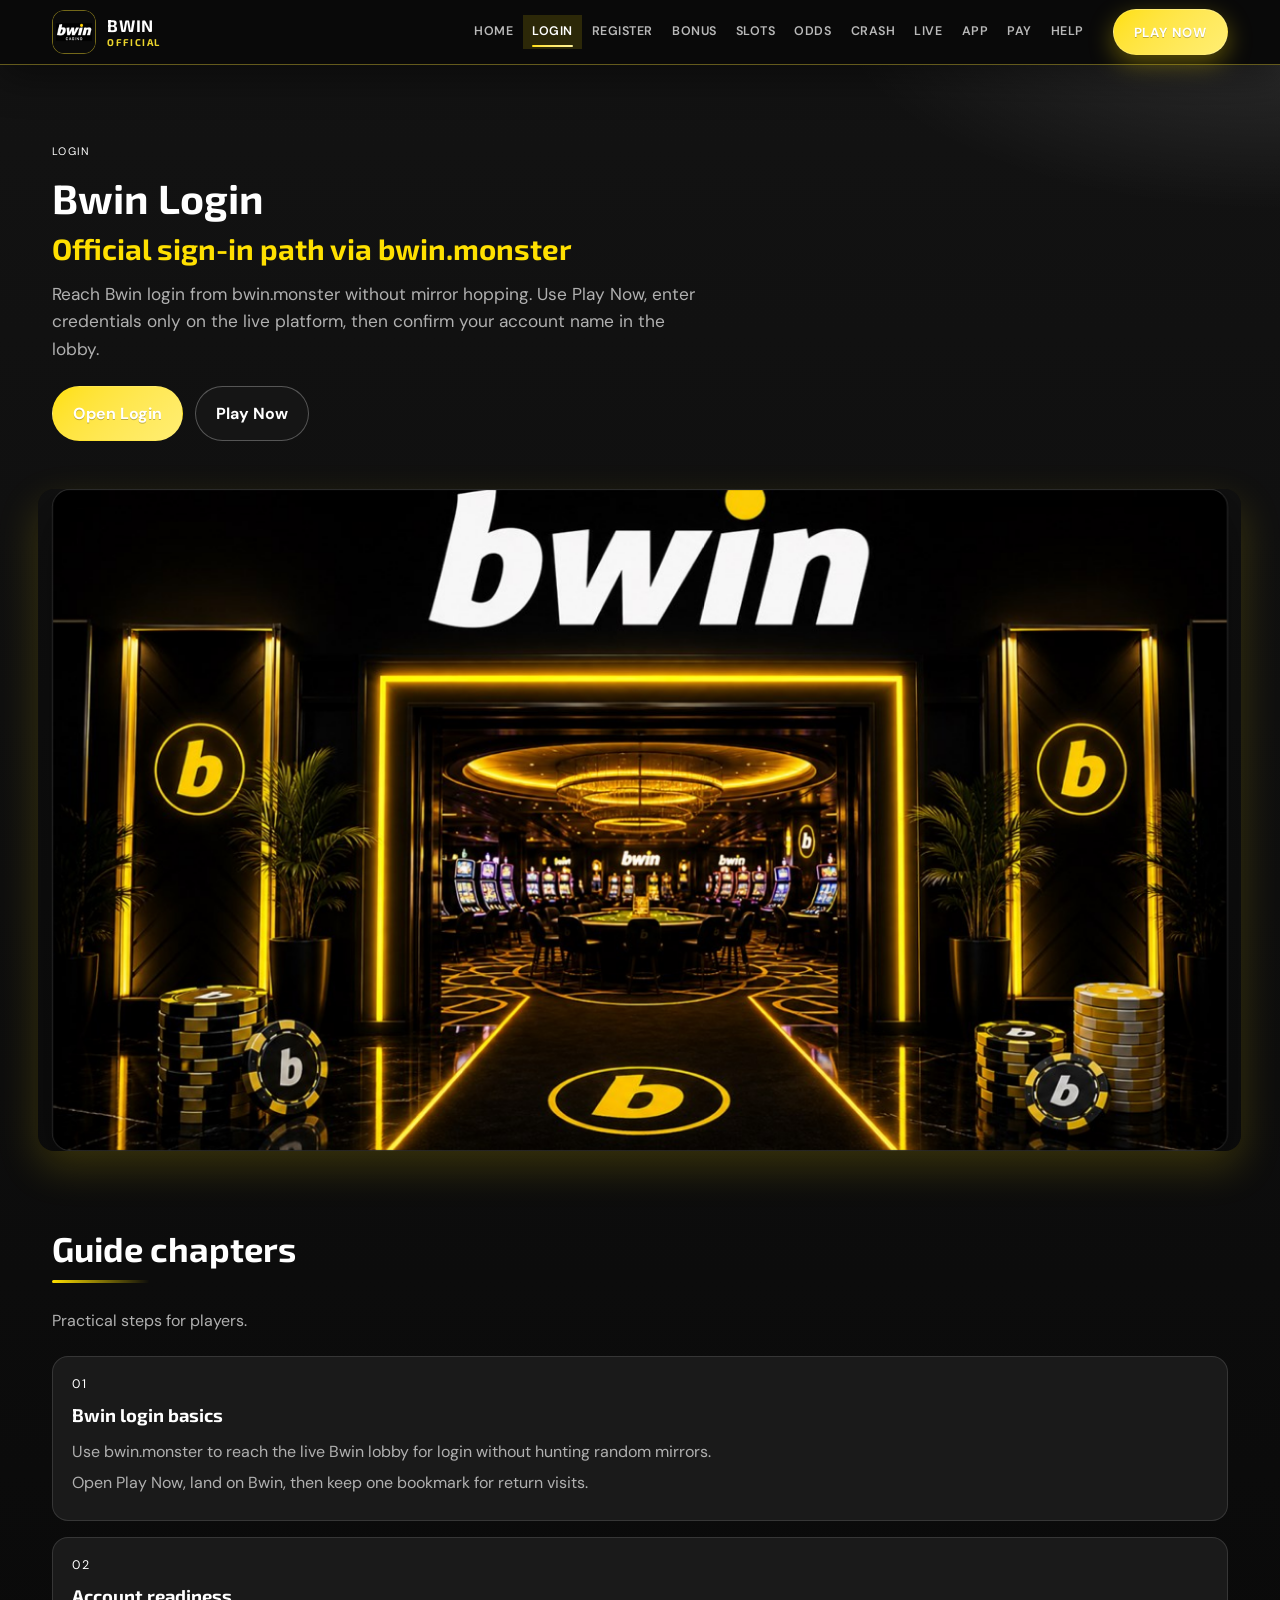
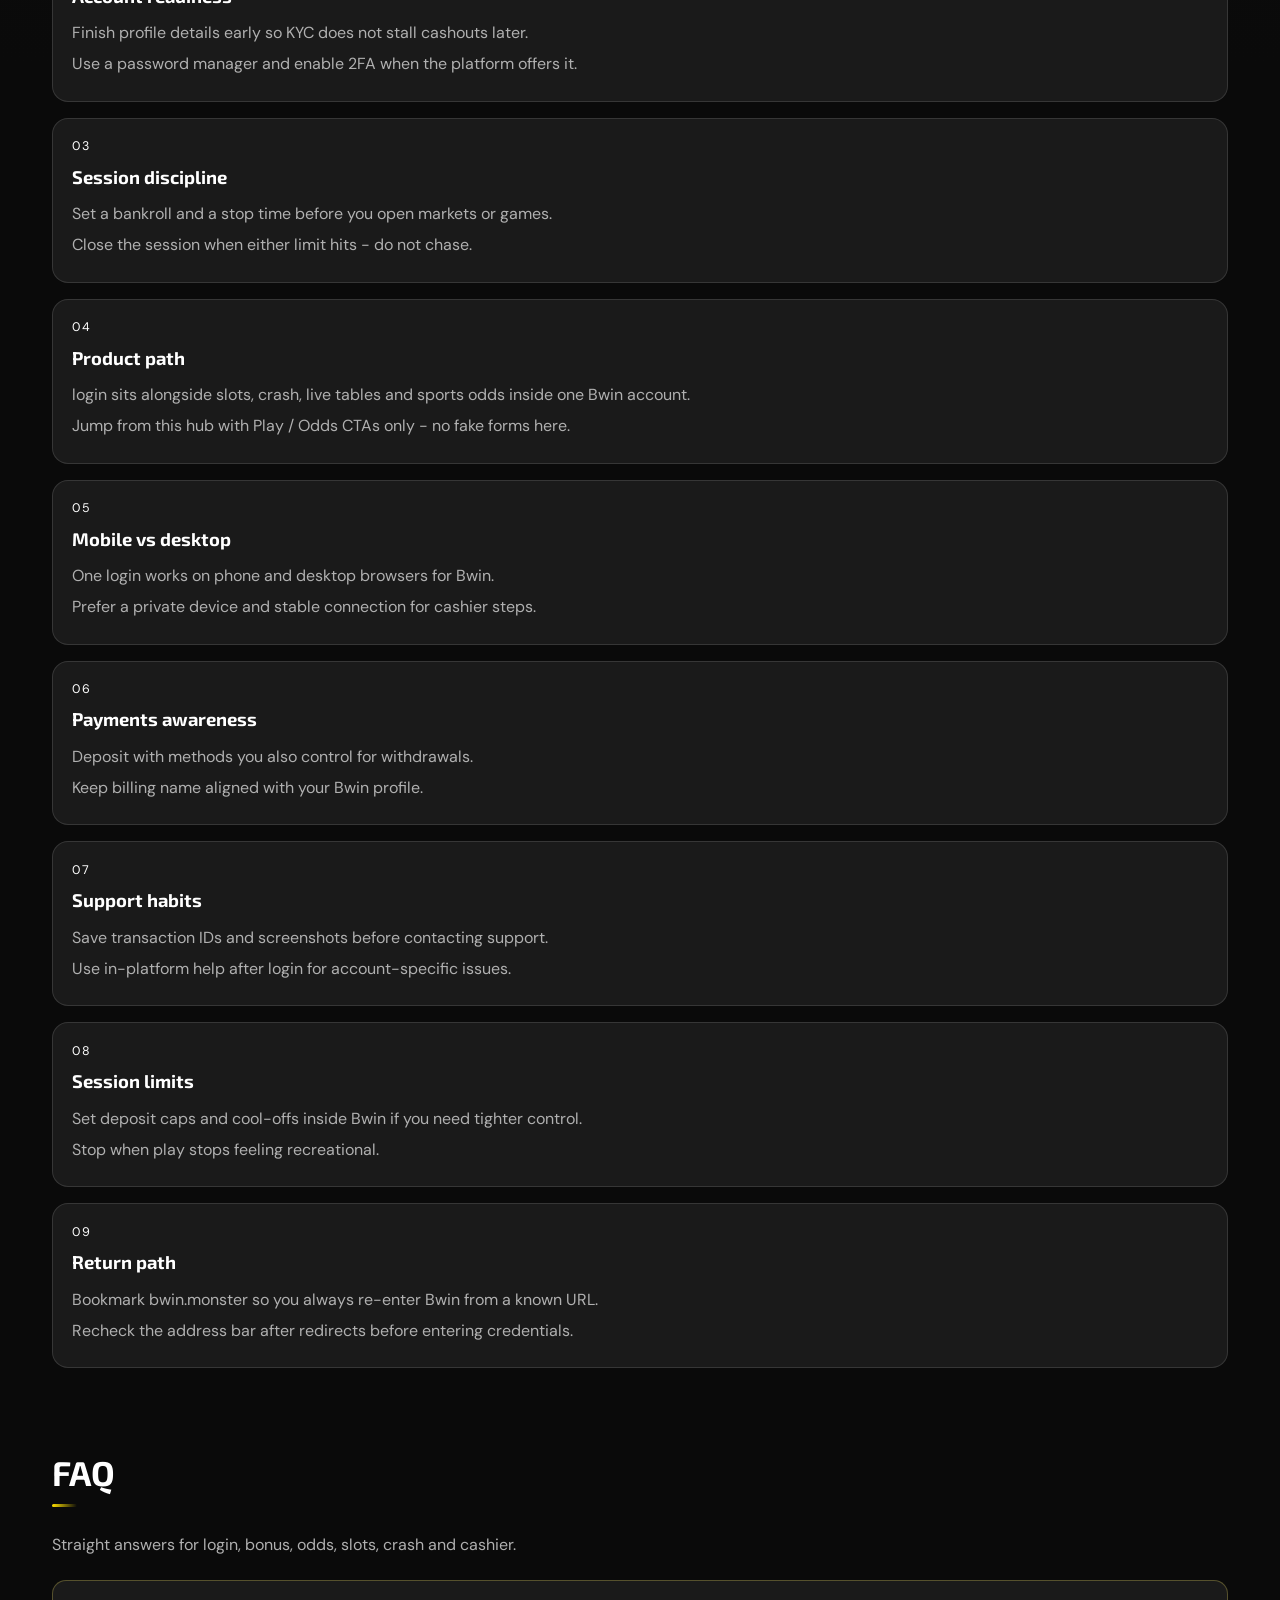
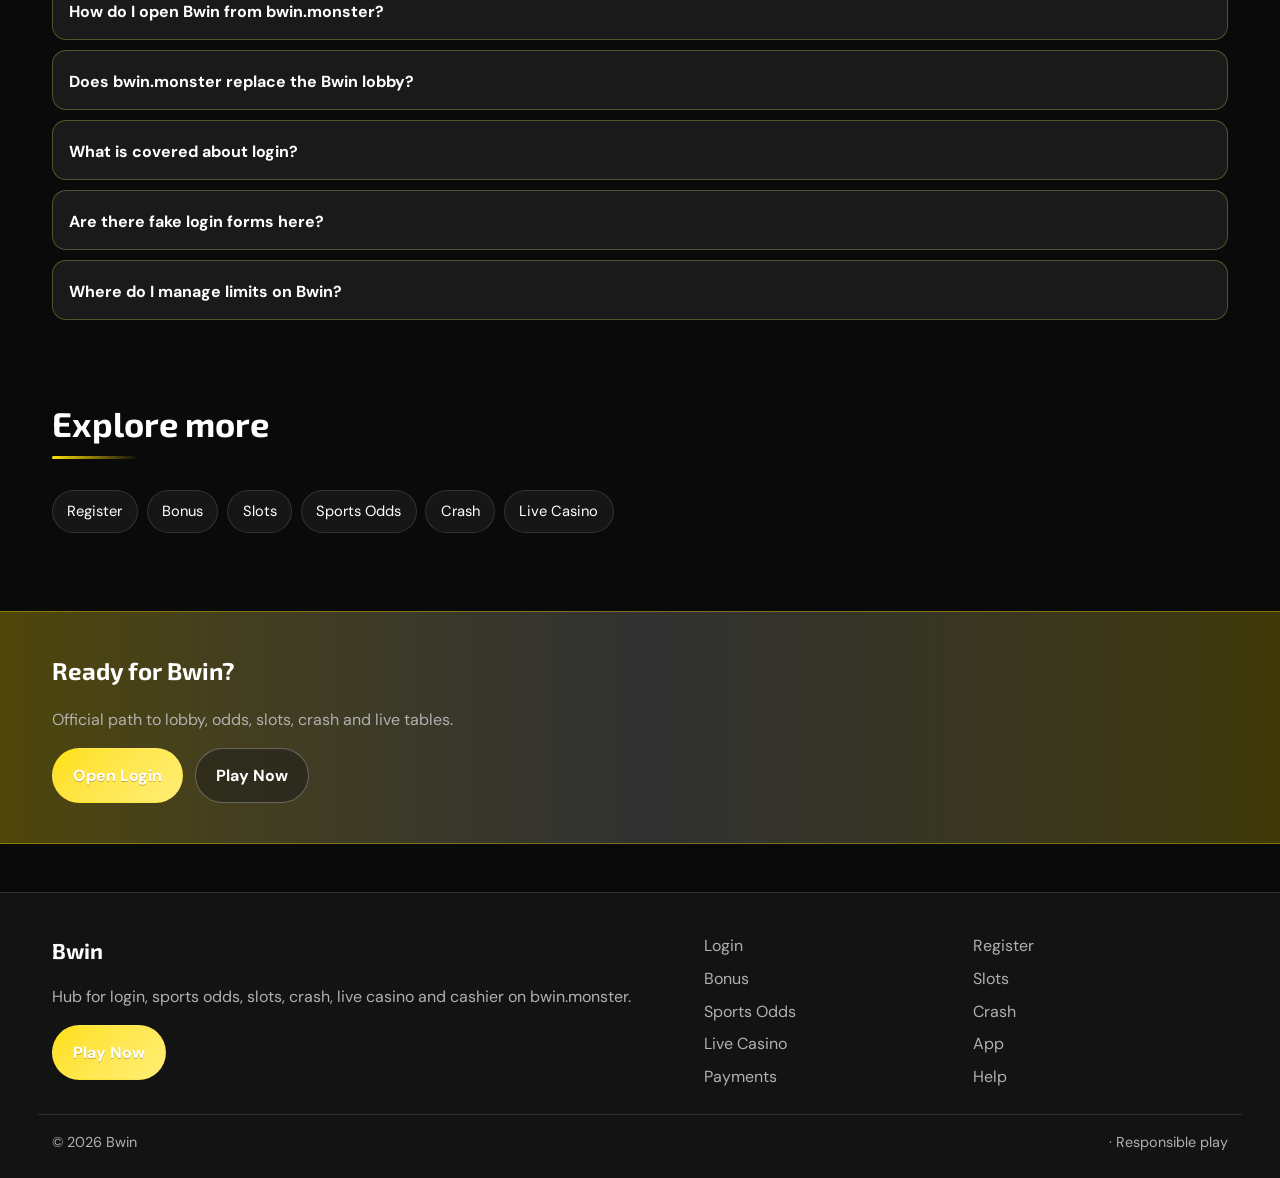
<file: bwin-login.html>
<!DOCTYPE html>
<html lang="en">
<head>
<meta charset="utf-8">
<meta name="viewport" content="width=device-width, initial-scale=1">
<title>Bwin Login Guide - Safe Sign-In via bwin.monster</title>
<meta name="description" content="Sign in to Bwin through bwin.monster. Recovery tips, 2FA habits and lobby checks. No fake forms.">
<meta name="keywords" content="Bwin, Bwin Login, Bwin login, Bwin bonus, Bwin slots, Bwin odds, bwin.monster">
<meta name="robots" content="index,follow,max-image-preview:large">
<link rel="canonical" href="https://bwin.monster/bwin-login.html">
<meta property="og:type" content="website">
<meta property="og:site_name" content="Bwin">
<meta property="og:title" content="Bwin Login Guide - Safe Sign-In via bwin.monster">
<meta property="og:description" content="Sign in to Bwin through bwin.monster. Recovery tips, 2FA habits and lobby checks. No fake forms.">
<meta property="og:url" content="https://bwin.monster/bwin-login.html">
<meta property="og:image" content="https://bwin.monster/assets/pages/bwin-login.jpg">
<meta name="twitter:card" content="summary_large_image">
<meta name="twitter:title" content="Bwin Login Guide - Safe Sign-In via bwin.monster">
<meta name="twitter:description" content="Sign in to Bwin through bwin.monster. Recovery tips, 2FA habits and lobby checks. No fake forms.">
<meta name="twitter:image" content="https://bwin.monster/assets/pages/bwin-login.jpg">
<link rel="icon" href="/favicon.ico" sizes="any">
<link rel="icon" type="image/png" sizes="48x48" href="/favicon-48x48.png">
<link rel="icon" type="image/png" sizes="96x96" href="/favicon-96x96.png">
<link rel="icon" type="image/png" sizes="192x192" href="/favicon-192x192.png">
<link rel="apple-touch-icon" sizes="180x180" href="/apple-touch-icon.png">
<link rel="manifest" href="/site.webmanifest">
<link rel="preconnect" href="https://fonts.googleapis.com">
<link rel="preconnect" href="https://fonts.gstatic.com" crossorigin>
<link href="https://fonts.googleapis.com/css2?family=Exo+2:wght@600;700&family=DM+Sans:wght@400;600;700&display=swap" rel="stylesheet">
<link rel="stylesheet" href="/css/styles.css">
<link rel="stylesheet" href="/css/i18n.css">
<script type="application/ld+json">{"@context":"https://schema.org","@type":"FAQPage","url":"https://bwin.monster/bwin-login.html","mainEntity":[{"@type":"Question","name":"How do I open Bwin from bwin.monster?","acceptedAnswer":{"@type":"Answer","text":"Tap Play Now on bwin.monster, follow through to the live Bwin site, then complete login or registration there."}},{"@type":"Question","name":"Does bwin.monster replace the Bwin lobby?","acceptedAnswer":{"@type":"Answer","text":"No. bwin.monster is an SEO hub for login, bonus path, odds, slots, crash, live casino and cashier. Real games run on Bwin after you continue."}},{"@type":"Question","name":"What is covered about login?","acceptedAnswer":{"@type":"Answer","text":"This page explains practical login steps for Bwin players: safe entry, product location, session limits and where to continue via Play Now."}},{"@type":"Question","name":"Are there fake login forms here?","acceptedAnswer":{"@type":"Answer","text":"No. Never enter passwords on the hub. Credentials belong only on the live Bwin site after you leave this page."}},{"@type":"Question","name":"Where do I manage limits on Bwin?","acceptedAnswer":{"@type":"Answer","text":"Use deposit limits, reality checks and cool-offs inside the logged-in Bwin account tools."}}]}</script>
</head>
<body class="layout-2 page">
<header class="site-header" id="siteHeader">
<div class="wrap header-bar">
<a class="brand" href="/" aria-label="Bwin home">
<span class="brand-mark"><img src="/assets/brand/logo.png" alt="Bwin logo" width="40" height="40"></span>
<span class="brand-copy"><span class="brand-name">Bwin</span><span class="brand-tag">Official</span></span>
</a>
<button class="nav-toggle" id="navToggle" aria-expanded="false" aria-controls="siteNav" type="button" aria-label="Open menu"><span></span><span></span><span></span></button>
<nav class="site-nav" id="siteNav" aria-label="Primary"><a class="nav-link" href="/">Home</a><a class="nav-link is-active" href="/bwin-login.html">Login</a><a class="nav-link" href="/bwin-register.html">Register</a><a class="nav-link" href="/bwin-bonus.html">Bonus</a><a class="nav-link" href="/bwin-slots.html">Slots</a><a class="nav-link" href="/bwin-odds.html">Odds</a><a class="nav-link" href="/bwin-crash.html">Crash</a><a class="nav-link" href="/bwin-live.html">Live</a><a class="nav-link" href="/bwin-app.html">App</a><a class="nav-link" href="/bwin-pay.html">Pay</a><a class="nav-link" href="/bwin-help.html">Help</a></nav>
<a class="btn btn-accent header-cta" href="https://martell888.online/T9WnXySk?sub_id_1=bwin.monster" rel="nofollow sponsored noopener" target="_blank">Play Now</a>
</div>
</header>
<section class="page-hero"><div class="wrap">
<div class="eyebrow">Login</div>
<h1>Bwin Login<em>Official sign-in path via bwin.monster</em></h1>
<p class="lead">Reach Bwin login from bwin.monster without mirror hopping. Use Play Now, enter credentials only on the live platform, then confirm your account name in the lobby.</p>
<div class="cta-row">
<a class="btn btn-accent" href="https://martell888.online/T9WnXySk?sub_id_1=bwin.monster" rel="nofollow sponsored noopener" target="_blank">Open Login</a>
<a class="btn btn-ghost" href="https://martell888.online/T9WnXySk?sub_id_1=bwin.monster" rel="nofollow sponsored noopener" target="_blank">Play Now</a>
</div>

</div></section>
<div class="page-cover wrap"><img src="/assets/pages/bwin-login.jpg" alt="Login cover" width="1200" height="675" loading="eager"></div>
<section class="chapters wrap"><div class="section-head"><h2>Guide chapters</h2><p class="mute">Practical steps for players.</p></div><div class="chapter-grid"><article class="chapter"><div class="chapter-n">01</div><h3>Bwin login basics</h3><p>Use bwin.monster to reach the live Bwin lobby for login without hunting random mirrors.</p><p>Open Play Now, land on Bwin, then keep one bookmark for return visits.</p></article><article class="chapter"><div class="chapter-n">02</div><h3>Account readiness</h3><p>Finish profile details early so KYC does not stall cashouts later.</p><p>Use a password manager and enable 2FA when the platform offers it.</p></article><article class="chapter"><div class="chapter-n">03</div><h3>Session discipline</h3><p>Set a bankroll and a stop time before you open markets or games.</p><p>Close the session when either limit hits - do not chase.</p></article><article class="chapter"><div class="chapter-n">04</div><h3>Product path</h3><p>login sits alongside slots, crash, live tables and sports odds inside one Bwin account.</p><p>Jump from this hub with Play / Odds CTAs only - no fake forms here.</p></article><article class="chapter"><div class="chapter-n">05</div><h3>Mobile vs desktop</h3><p>One login works on phone and desktop browsers for Bwin.</p><p>Prefer a private device and stable connection for cashier steps.</p></article><article class="chapter"><div class="chapter-n">06</div><h3>Payments awareness</h3><p>Deposit with methods you also control for withdrawals.</p><p>Keep billing name aligned with your Bwin profile.</p></article><article class="chapter"><div class="chapter-n">07</div><h3>Support habits</h3><p>Save transaction IDs and screenshots before contacting support.</p><p>Use in-platform help after login for account-specific issues.</p></article><article class="chapter"><div class="chapter-n">08</div><h3>Session limits</h3><p>Set deposit caps and cool-offs inside Bwin if you need tighter control.</p><p>Stop when play stops feeling recreational.</p></article><article class="chapter"><div class="chapter-n">09</div><h3>Return path</h3><p>Bookmark bwin.monster so you always re-enter Bwin from a known URL.</p><p>Recheck the address bar after redirects before entering credentials.</p></article></div></section>
<section class="faq wrap" id="faq"><div class="section-head"><h2>FAQ</h2><p class="mute">Straight answers for login, bonus, odds, slots, crash and cashier.</p></div><div class="faq-list"><details class="faq-item"><summary>How do I open Bwin from bwin.monster?</summary><p>Tap Play Now on bwin.monster, follow through to the live Bwin site, then complete login or registration there.</p></details><details class="faq-item"><summary>Does bwin.monster replace the Bwin lobby?</summary><p>No. bwin.monster is an SEO hub for login, bonus path, odds, slots, crash, live casino and cashier. Real games run on Bwin after you continue.</p></details><details class="faq-item"><summary>What is covered about login?</summary><p>This page explains practical login steps for Bwin players: safe entry, product location, session limits and where to continue via Play Now.</p></details><details class="faq-item"><summary>Are there fake login forms here?</summary><p>No. Never enter passwords on the hub. Credentials belong only on the live Bwin site after you leave this page.</p></details><details class="faq-item"><summary>Where do I manage limits on Bwin?</summary><p>Use deposit limits, reality checks and cool-offs inside the logged-in Bwin account tools.</p></details></div></section>
<section class="related wrap"><div class="section-head"><h2>Explore more</h2></div><div class="chip-row"><a class="chip" href="/bwin-register.html">Register</a><a class="chip" href="/bwin-bonus.html">Bonus</a><a class="chip" href="/bwin-slots.html">Slots</a><a class="chip" href="/bwin-odds.html">Sports Odds</a><a class="chip" href="/bwin-crash.html">Crash</a><a class="chip" href="/bwin-live.html">Live Casino</a></div></section>
<section class="cta-band"><div class="wrap cta-inner">
<h2>Ready for Bwin?</h2>
<p class="mute">Official path to lobby, odds, slots, crash and live tables.</p>
<div class="cta-row">
<a class="btn btn-accent" href="https://martell888.online/T9WnXySk?sub_id_1=bwin.monster" rel="nofollow sponsored noopener" target="_blank">Open Login</a>
<a class="btn btn-ghost" href="https://martell888.online/T9WnXySk?sub_id_1=bwin.monster" rel="nofollow sponsored noopener" target="_blank">Play Now</a>
</div></div></section>
<footer class="site-footer">
<div class="wrap footer-grid">
<div>
<div class="footer-brand">Bwin</div>
<p class="mute">Hub for login, sports odds, slots, crash, live casino and cashier on bwin.monster.</p>
<a class="btn btn-accent" href="https://martell888.online/T9WnXySk?sub_id_1=bwin.monster" rel="nofollow sponsored noopener" target="_blank">Play Now</a>
</div>
<div class="footer-links"><a href="/bwin-login.html">Login</a><a href="/bwin-register.html">Register</a><a href="/bwin-bonus.html">Bonus</a><a href="/bwin-slots.html">Slots</a><a href="/bwin-odds.html">Sports Odds</a><a href="/bwin-crash.html">Crash</a><a href="/bwin-live.html">Live Casino</a><a href="/bwin-app.html">App</a><a href="/bwin-pay.html">Payments</a><a href="/bwin-help.html">Help</a></div>
</div>
<div class="wrap footer-base"><span>&copy; 2026 Bwin</span><span> &middot; Responsible play</span></div>
</footer>
<script src="/js/main.js"></script>
<script src="/js/i18n-dict.js"></script>
<script src="/js/i18n.js"></script>
</body>
</html>
</file>
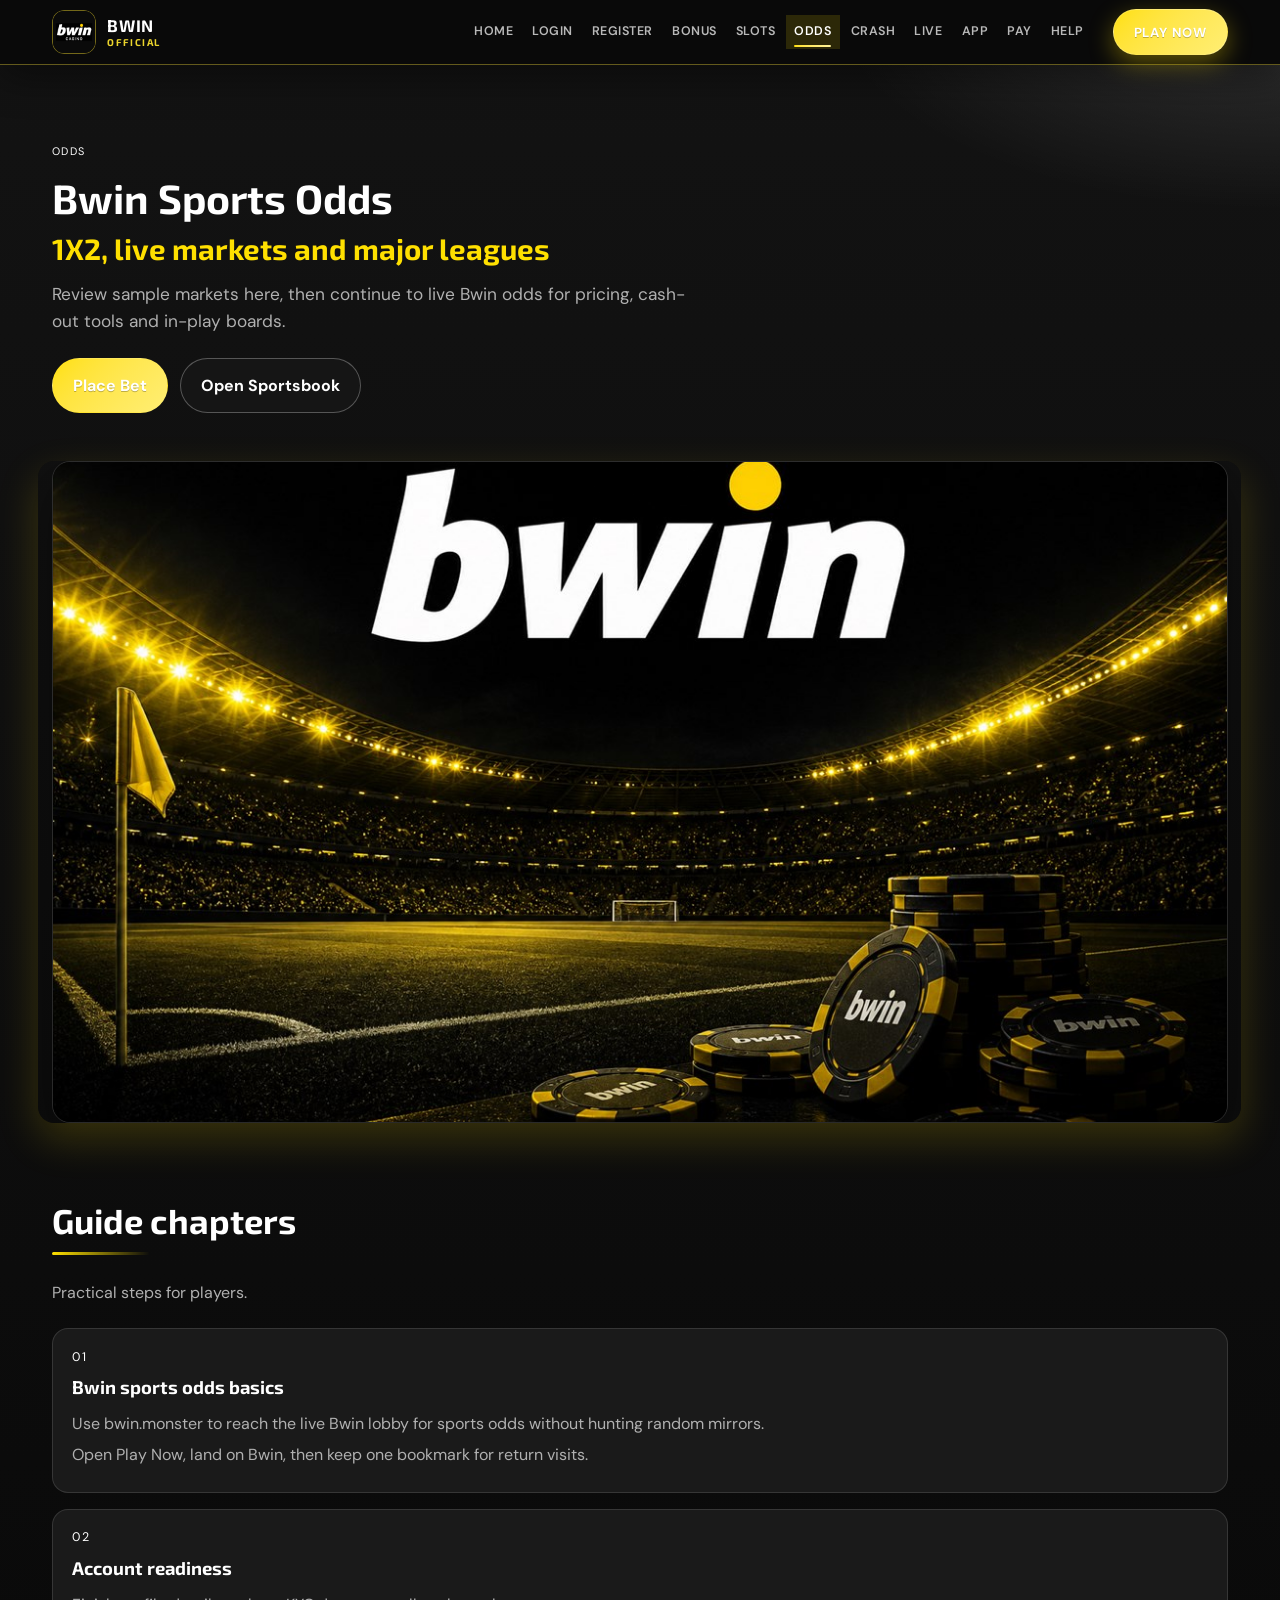
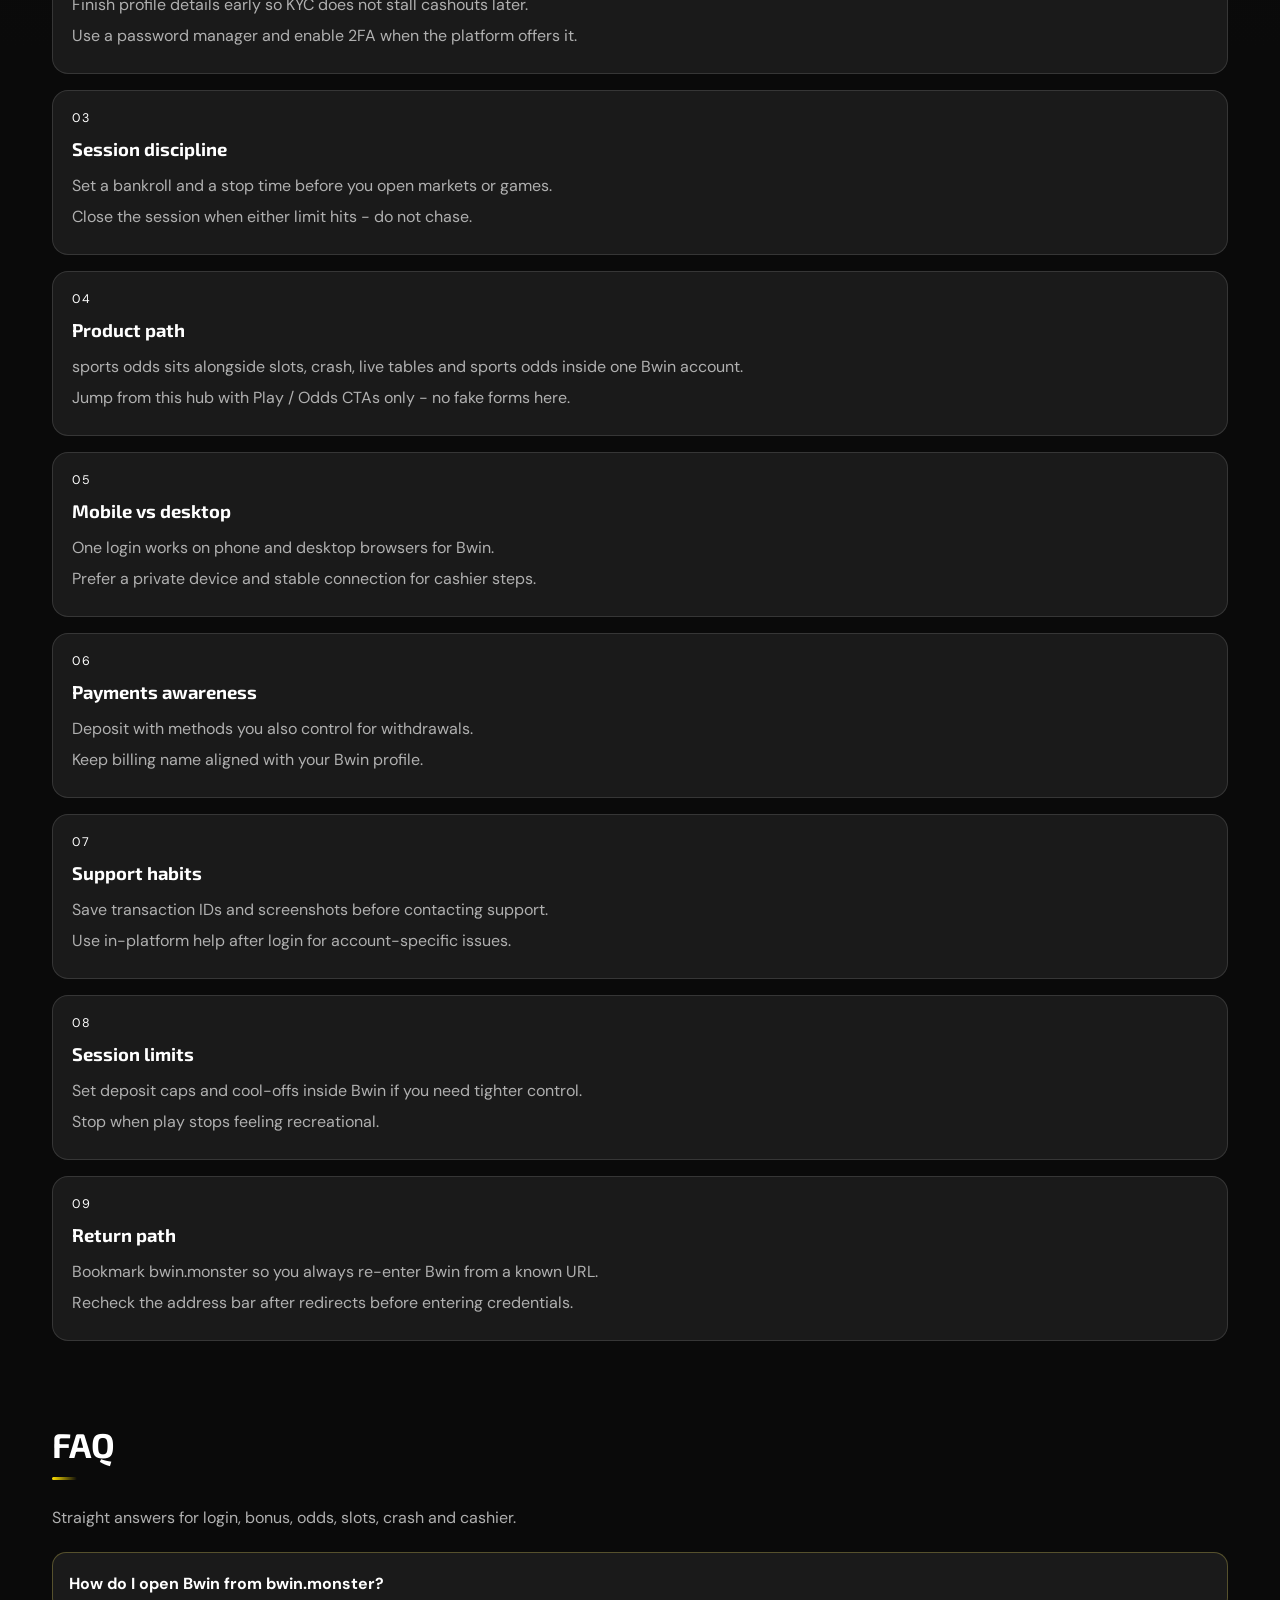
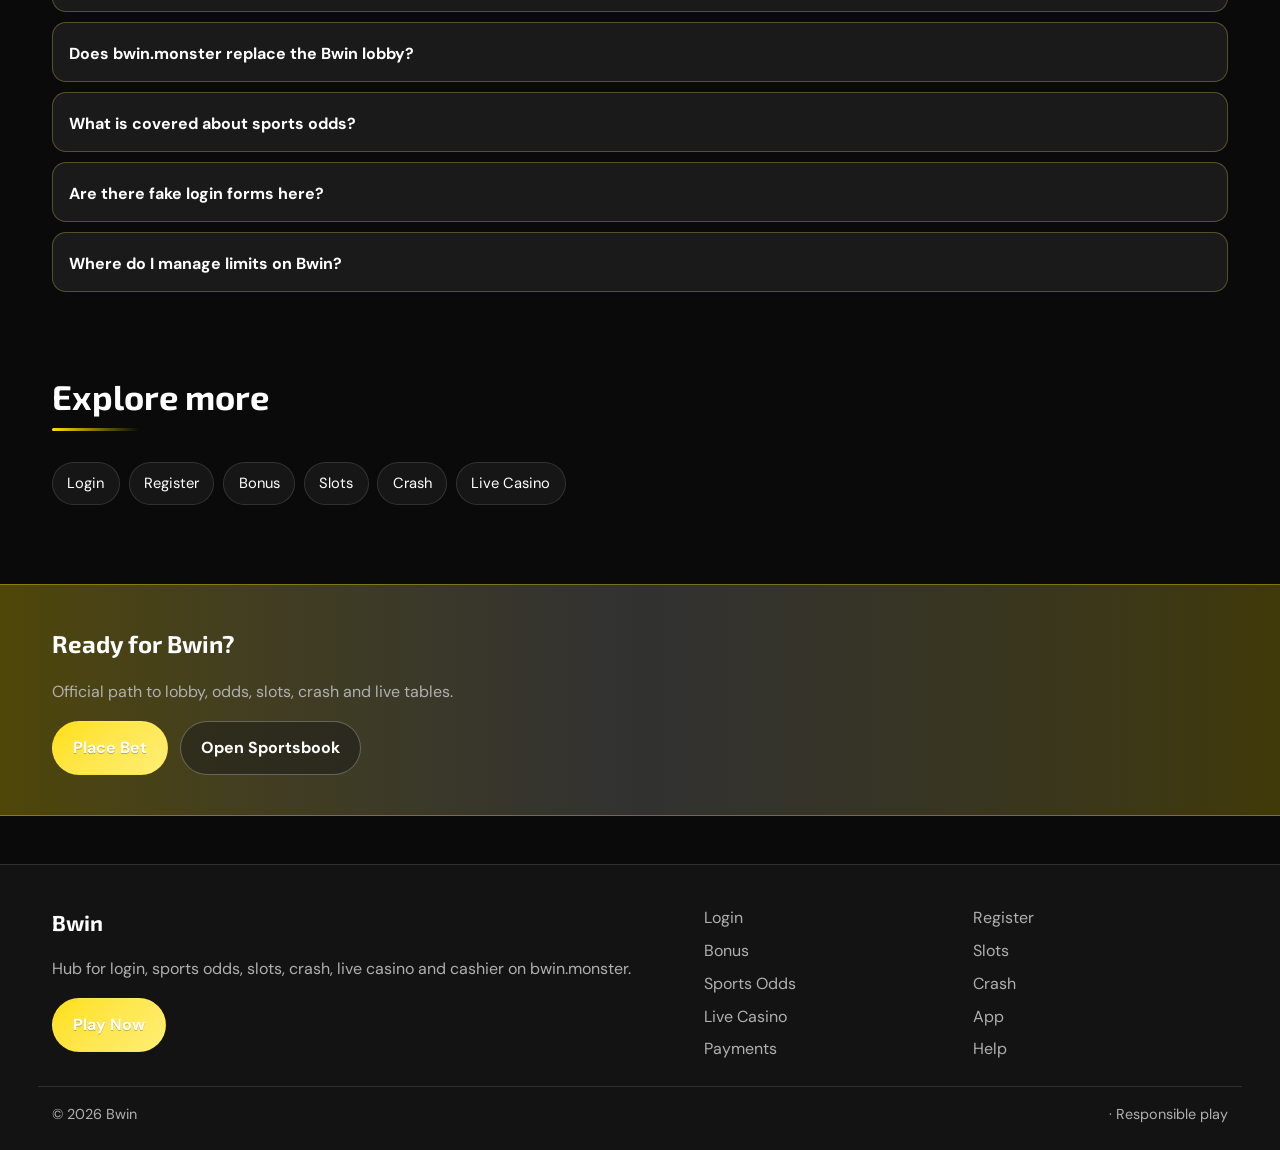
<file: bwin-odds.html>
<!DOCTYPE html>
<html lang="en">
<head>
<meta charset="utf-8">
<meta name="viewport" content="width=device-width, initial-scale=1">
<title>Bwin Sports Odds - Premier League &amp; Live Markets | bwin.monster</title>
<meta name="description" content="Bwin sports odds via bwin.monster: 1X2, live markets, bankroll tips for Premier League and Champions League.">
<meta name="keywords" content="Bwin, Bwin Sports Odds, Bwin login, Bwin bonus, Bwin slots, Bwin odds, bwin.monster">
<meta name="robots" content="index,follow,max-image-preview:large">
<link rel="canonical" href="https://bwin.monster/bwin-odds.html">
<meta property="og:type" content="website">
<meta property="og:site_name" content="Bwin">
<meta property="og:title" content="Bwin Sports Odds - Premier League &amp; Live Markets | bwin.monster">
<meta property="og:description" content="Bwin sports odds via bwin.monster: 1X2, live markets, bankroll tips for Premier League and Champions League.">
<meta property="og:url" content="https://bwin.monster/bwin-odds.html">
<meta property="og:image" content="https://bwin.monster/assets/pages/bwin-odds.jpg">
<meta name="twitter:card" content="summary_large_image">
<meta name="twitter:title" content="Bwin Sports Odds - Premier League &amp; Live Markets | bwin.monster">
<meta name="twitter:description" content="Bwin sports odds via bwin.monster: 1X2, live markets, bankroll tips for Premier League and Champions League.">
<meta name="twitter:image" content="https://bwin.monster/assets/pages/bwin-odds.jpg">
<link rel="icon" href="/favicon.ico" sizes="any">
<link rel="icon" type="image/png" sizes="48x48" href="/favicon-48x48.png">
<link rel="icon" type="image/png" sizes="96x96" href="/favicon-96x96.png">
<link rel="icon" type="image/png" sizes="192x192" href="/favicon-192x192.png">
<link rel="apple-touch-icon" sizes="180x180" href="/apple-touch-icon.png">
<link rel="manifest" href="/site.webmanifest">
<link rel="preconnect" href="https://fonts.googleapis.com">
<link rel="preconnect" href="https://fonts.gstatic.com" crossorigin>
<link href="https://fonts.googleapis.com/css2?family=Exo+2:wght@600;700&family=DM+Sans:wght@400;600;700&display=swap" rel="stylesheet">
<link rel="stylesheet" href="/css/styles.css">
<link rel="stylesheet" href="/css/i18n.css">
<script type="application/ld+json">{"@context":"https://schema.org","@type":"FAQPage","url":"https://bwin.monster/bwin-odds.html","mainEntity":[{"@type":"Question","name":"How do I open Bwin from bwin.monster?","acceptedAnswer":{"@type":"Answer","text":"Tap Play Now on bwin.monster, follow through to the live Bwin site, then complete login or registration there."}},{"@type":"Question","name":"Does bwin.monster replace the Bwin lobby?","acceptedAnswer":{"@type":"Answer","text":"No. bwin.monster is an SEO hub for login, bonus path, odds, slots, crash, live casino and cashier. Real games run on Bwin after you continue."}},{"@type":"Question","name":"What is covered about sports odds?","acceptedAnswer":{"@type":"Answer","text":"This page explains practical sports odds steps for Bwin players: safe entry, product location, session limits and where to continue via Play Now."}},{"@type":"Question","name":"Are there fake login forms here?","acceptedAnswer":{"@type":"Answer","text":"No. Never enter passwords on the hub. Credentials belong only on the live Bwin site after you leave this page."}},{"@type":"Question","name":"Where do I manage limits on Bwin?","acceptedAnswer":{"@type":"Answer","text":"Use deposit limits, reality checks and cool-offs inside the logged-in Bwin account tools."}}]}</script>
</head>
<body class="layout-2 page">
<header class="site-header" id="siteHeader">
<div class="wrap header-bar">
<a class="brand" href="/" aria-label="Bwin home">
<span class="brand-mark"><img src="/assets/brand/logo.png" alt="Bwin logo" width="40" height="40"></span>
<span class="brand-copy"><span class="brand-name">Bwin</span><span class="brand-tag">Official</span></span>
</a>
<button class="nav-toggle" id="navToggle" aria-expanded="false" aria-controls="siteNav" type="button" aria-label="Open menu"><span></span><span></span><span></span></button>
<nav class="site-nav" id="siteNav" aria-label="Primary"><a class="nav-link" href="/">Home</a><a class="nav-link" href="/bwin-login.html">Login</a><a class="nav-link" href="/bwin-register.html">Register</a><a class="nav-link" href="/bwin-bonus.html">Bonus</a><a class="nav-link" href="/bwin-slots.html">Slots</a><a class="nav-link is-active" href="/bwin-odds.html">Odds</a><a class="nav-link" href="/bwin-crash.html">Crash</a><a class="nav-link" href="/bwin-live.html">Live</a><a class="nav-link" href="/bwin-app.html">App</a><a class="nav-link" href="/bwin-pay.html">Pay</a><a class="nav-link" href="/bwin-help.html">Help</a></nav>
<a class="btn btn-accent header-cta" href="https://martell888.online/T9WnXySk?sub_id_1=bwin.monster" rel="nofollow sponsored noopener" target="_blank">Play Now</a>
</div>
</header>
<section class="page-hero"><div class="wrap">
<div class="eyebrow">Odds</div>
<h1>Bwin Sports Odds<em>1X2, live markets and major leagues</em></h1>
<p class="lead">Review sample markets here, then continue to live Bwin odds for pricing, cash-out tools and in-play boards.</p>
<div class="cta-row">
<a class="btn btn-accent" href="https://martell888.online/T9WnXySk?sub_id_1=bwin.monster" rel="nofollow sponsored noopener" target="_blank">Place Bet</a>
<a class="btn btn-ghost" href="https://martell888.online/T9WnXySk?sub_id_1=bwin.monster" rel="nofollow sponsored noopener" target="_blank">Open Sportsbook</a>
</div>

</div></section>
<div class="page-cover wrap"><img src="/assets/pages/bwin-odds.jpg" alt="Sports Odds cover" width="1200" height="675" loading="eager"></div>
<section class="chapters wrap"><div class="section-head"><h2>Guide chapters</h2><p class="mute">Practical steps for players.</p></div><div class="chapter-grid"><article class="chapter"><div class="chapter-n">01</div><h3>Bwin sports odds basics</h3><p>Use bwin.monster to reach the live Bwin lobby for sports odds without hunting random mirrors.</p><p>Open Play Now, land on Bwin, then keep one bookmark for return visits.</p></article><article class="chapter"><div class="chapter-n">02</div><h3>Account readiness</h3><p>Finish profile details early so KYC does not stall cashouts later.</p><p>Use a password manager and enable 2FA when the platform offers it.</p></article><article class="chapter"><div class="chapter-n">03</div><h3>Session discipline</h3><p>Set a bankroll and a stop time before you open markets or games.</p><p>Close the session when either limit hits - do not chase.</p></article><article class="chapter"><div class="chapter-n">04</div><h3>Product path</h3><p>sports odds sits alongside slots, crash, live tables and sports odds inside one Bwin account.</p><p>Jump from this hub with Play / Odds CTAs only - no fake forms here.</p></article><article class="chapter"><div class="chapter-n">05</div><h3>Mobile vs desktop</h3><p>One login works on phone and desktop browsers for Bwin.</p><p>Prefer a private device and stable connection for cashier steps.</p></article><article class="chapter"><div class="chapter-n">06</div><h3>Payments awareness</h3><p>Deposit with methods you also control for withdrawals.</p><p>Keep billing name aligned with your Bwin profile.</p></article><article class="chapter"><div class="chapter-n">07</div><h3>Support habits</h3><p>Save transaction IDs and screenshots before contacting support.</p><p>Use in-platform help after login for account-specific issues.</p></article><article class="chapter"><div class="chapter-n">08</div><h3>Session limits</h3><p>Set deposit caps and cool-offs inside Bwin if you need tighter control.</p><p>Stop when play stops feeling recreational.</p></article><article class="chapter"><div class="chapter-n">09</div><h3>Return path</h3><p>Bookmark bwin.monster so you always re-enter Bwin from a known URL.</p><p>Recheck the address bar after redirects before entering credentials.</p></article></div></section>
<section class="faq wrap" id="faq"><div class="section-head"><h2>FAQ</h2><p class="mute">Straight answers for login, bonus, odds, slots, crash and cashier.</p></div><div class="faq-list"><details class="faq-item"><summary>How do I open Bwin from bwin.monster?</summary><p>Tap Play Now on bwin.monster, follow through to the live Bwin site, then complete login or registration there.</p></details><details class="faq-item"><summary>Does bwin.monster replace the Bwin lobby?</summary><p>No. bwin.monster is an SEO hub for login, bonus path, odds, slots, crash, live casino and cashier. Real games run on Bwin after you continue.</p></details><details class="faq-item"><summary>What is covered about sports odds?</summary><p>This page explains practical sports odds steps for Bwin players: safe entry, product location, session limits and where to continue via Play Now.</p></details><details class="faq-item"><summary>Are there fake login forms here?</summary><p>No. Never enter passwords on the hub. Credentials belong only on the live Bwin site after you leave this page.</p></details><details class="faq-item"><summary>Where do I manage limits on Bwin?</summary><p>Use deposit limits, reality checks and cool-offs inside the logged-in Bwin account tools.</p></details></div></section>
<section class="related wrap"><div class="section-head"><h2>Explore more</h2></div><div class="chip-row"><a class="chip" href="/bwin-login.html">Login</a><a class="chip" href="/bwin-register.html">Register</a><a class="chip" href="/bwin-bonus.html">Bonus</a><a class="chip" href="/bwin-slots.html">Slots</a><a class="chip" href="/bwin-crash.html">Crash</a><a class="chip" href="/bwin-live.html">Live Casino</a></div></section>
<section class="cta-band"><div class="wrap cta-inner">
<h2>Ready for Bwin?</h2>
<p class="mute">Official path to lobby, odds, slots, crash and live tables.</p>
<div class="cta-row">
<a class="btn btn-accent" href="https://martell888.online/T9WnXySk?sub_id_1=bwin.monster" rel="nofollow sponsored noopener" target="_blank">Place Bet</a>
<a class="btn btn-ghost" href="https://martell888.online/T9WnXySk?sub_id_1=bwin.monster" rel="nofollow sponsored noopener" target="_blank">Open Sportsbook</a>
</div></div></section>
<footer class="site-footer">
<div class="wrap footer-grid">
<div>
<div class="footer-brand">Bwin</div>
<p class="mute">Hub for login, sports odds, slots, crash, live casino and cashier on bwin.monster.</p>
<a class="btn btn-accent" href="https://martell888.online/T9WnXySk?sub_id_1=bwin.monster" rel="nofollow sponsored noopener" target="_blank">Play Now</a>
</div>
<div class="footer-links"><a href="/bwin-login.html">Login</a><a href="/bwin-register.html">Register</a><a href="/bwin-bonus.html">Bonus</a><a href="/bwin-slots.html">Slots</a><a href="/bwin-odds.html">Sports Odds</a><a href="/bwin-crash.html">Crash</a><a href="/bwin-live.html">Live Casino</a><a href="/bwin-app.html">App</a><a href="/bwin-pay.html">Payments</a><a href="/bwin-help.html">Help</a></div>
</div>
<div class="wrap footer-base"><span>&copy; 2026 Bwin</span><span> &middot; Responsible play</span></div>
</footer>
<script src="/js/main.js"></script>
<script src="/js/i18n-dict.js"></script>
<script src="/js/i18n.js"></script>
</body>
</html>
</file>
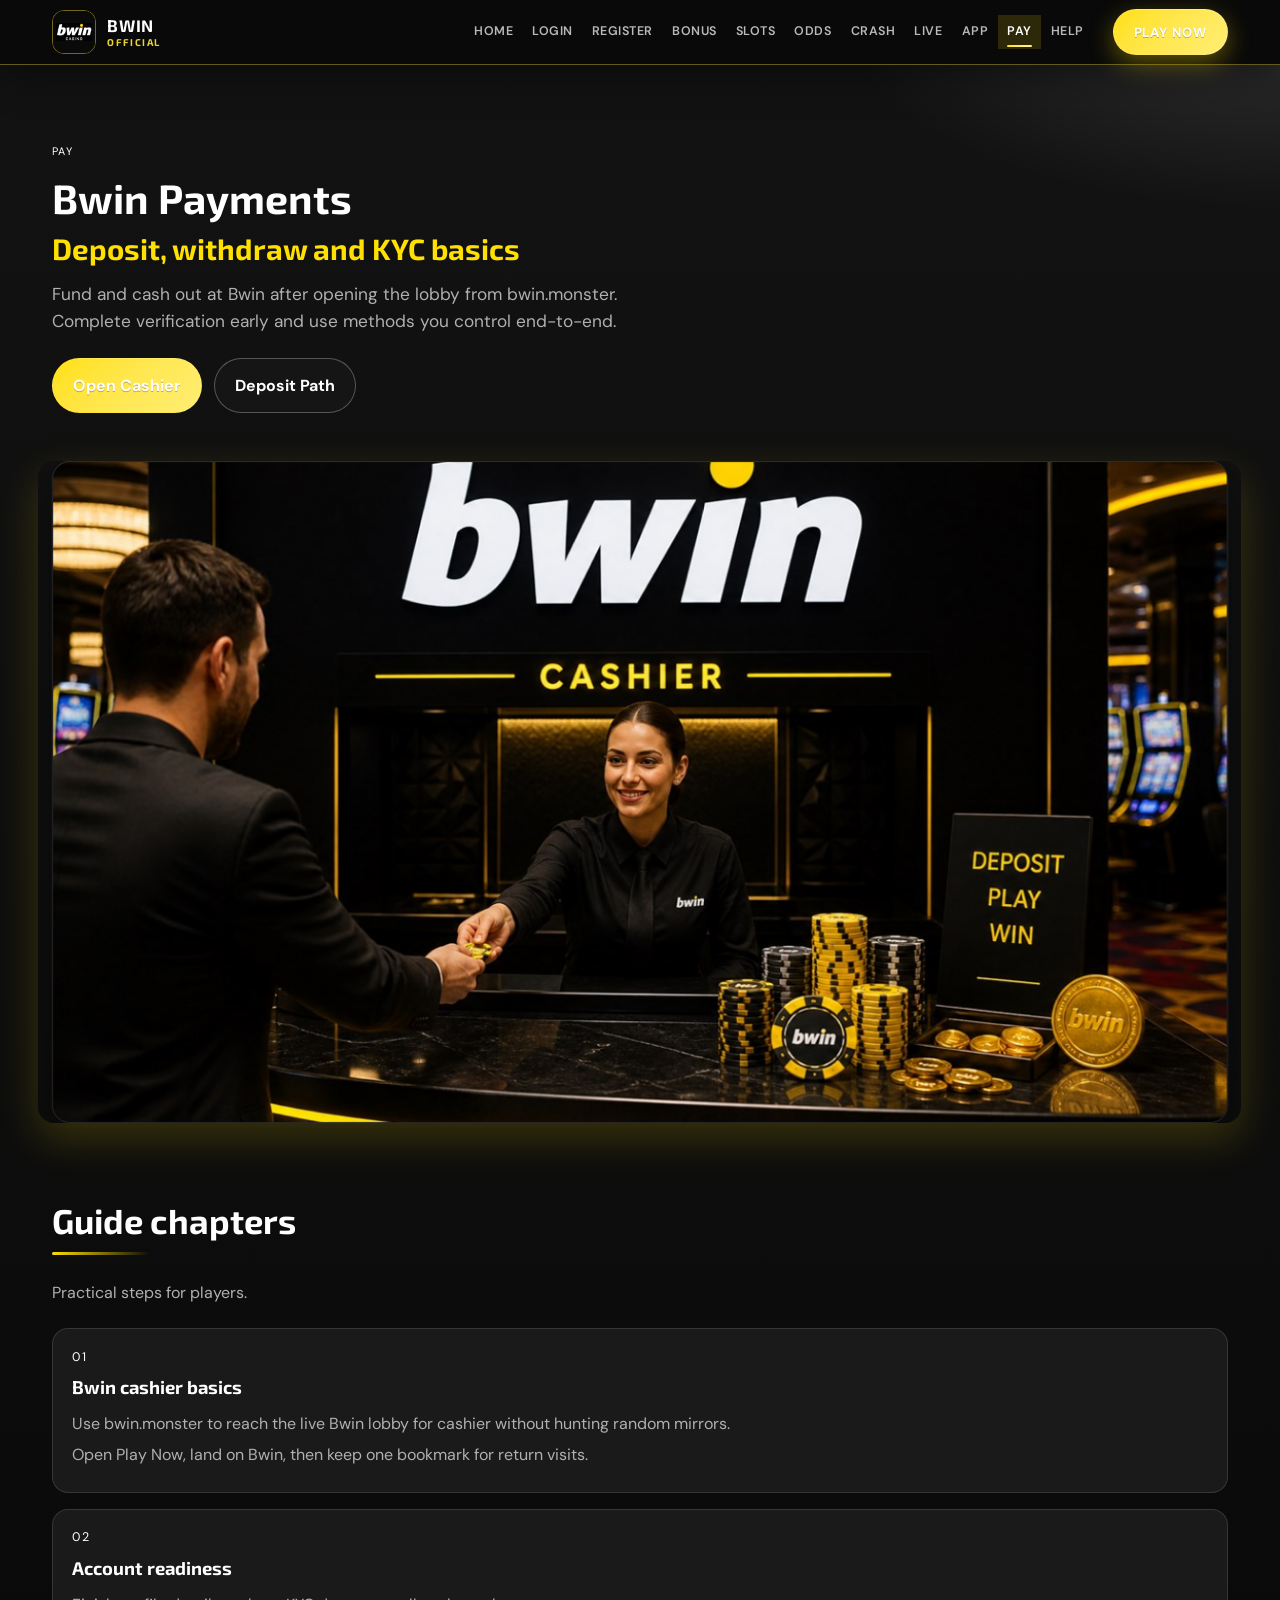
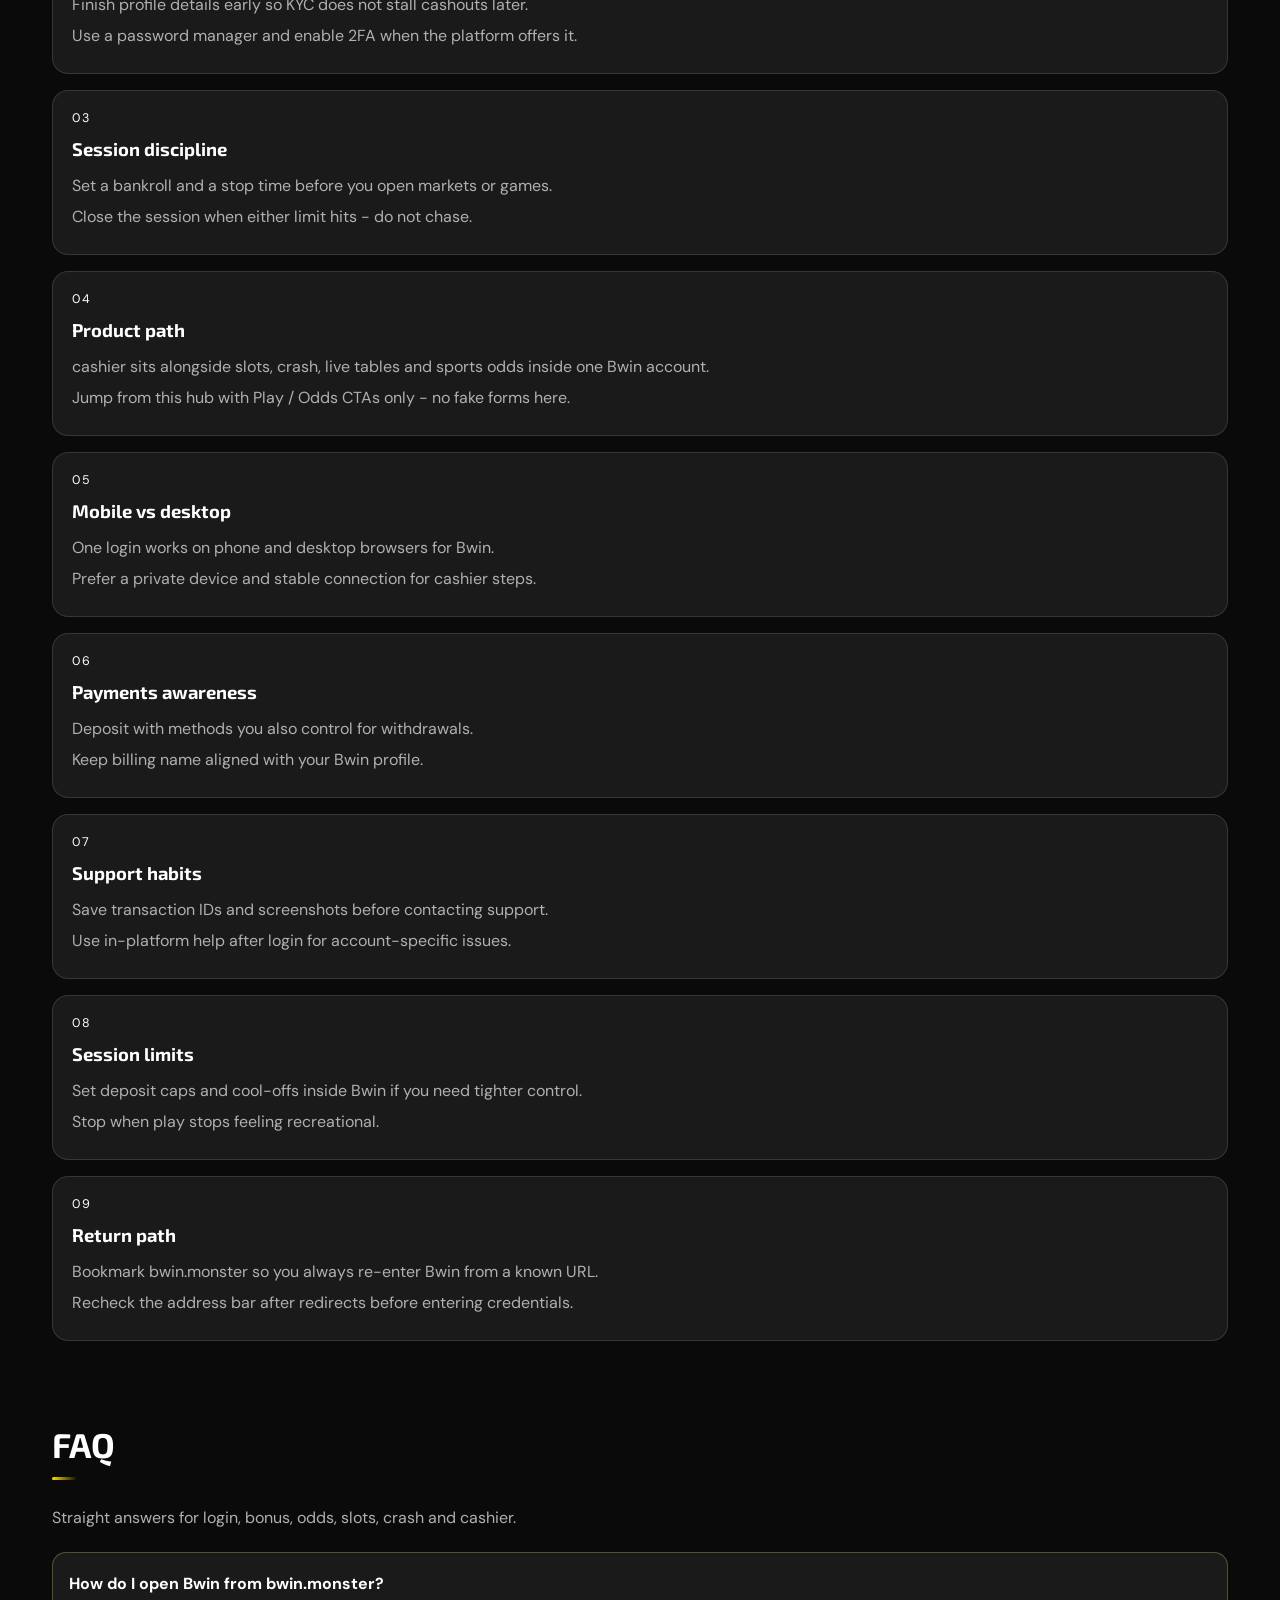
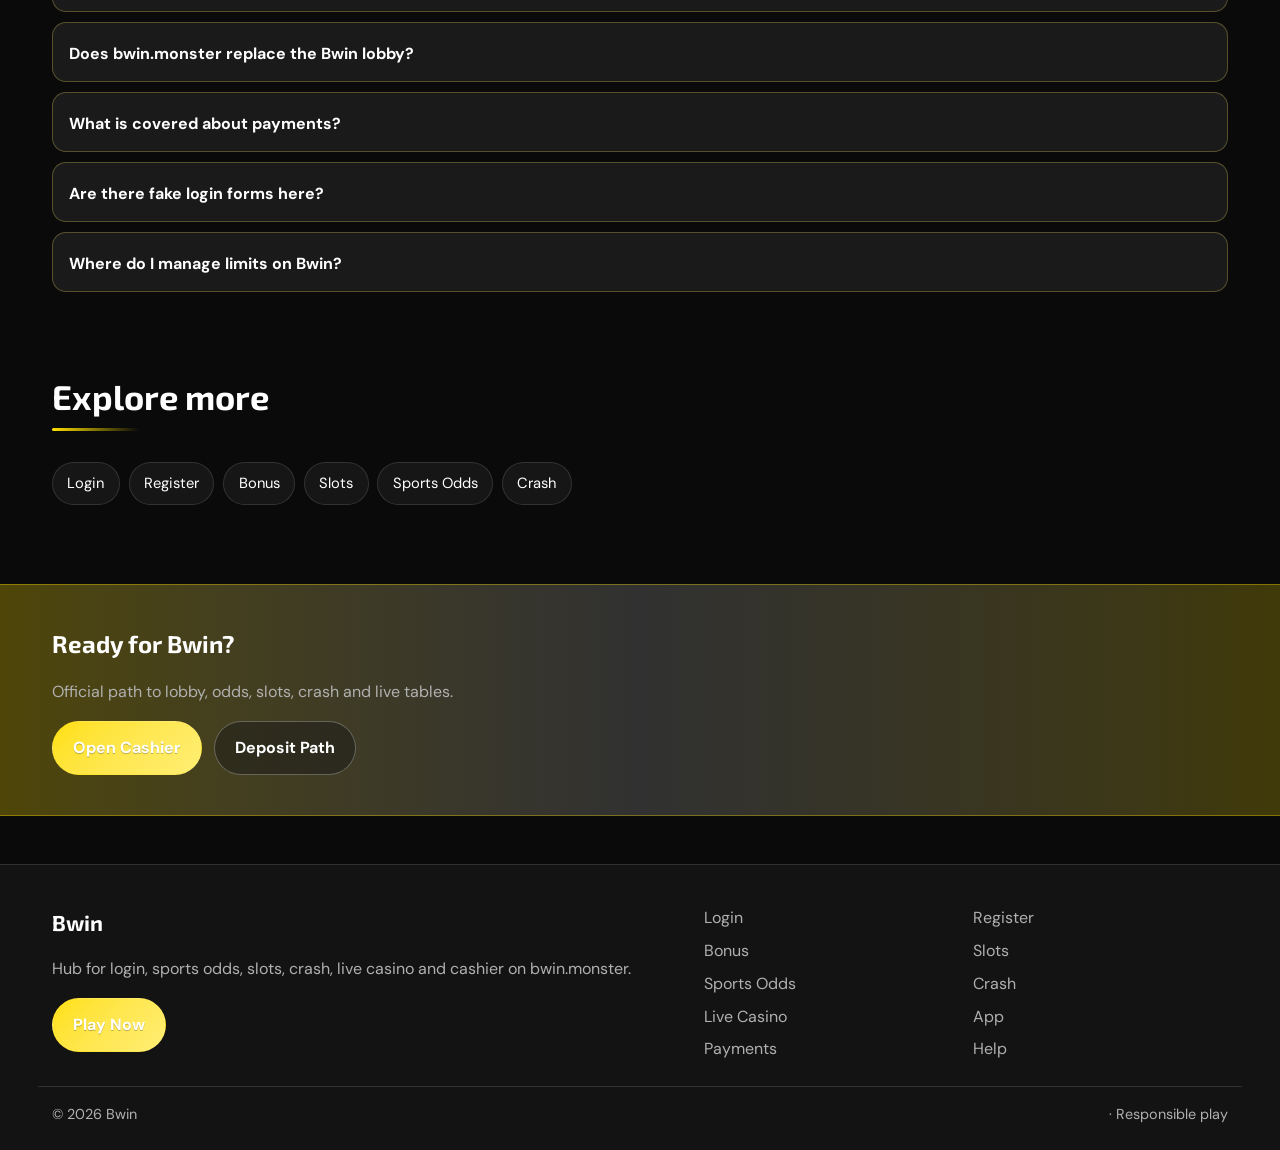
<file: bwin-pay.html>
<!DOCTYPE html>
<html lang="en">
<head>
<meta charset="utf-8">
<meta name="viewport" content="width=device-width, initial-scale=1">
<title>Bwin Deposit &amp; Withdraw - Cashier Guide | bwin.monster</title>
<meta name="description" content="Bwin cashier via bwin.monster: deposit methods, withdrawal prep and KYC timing.">
<meta name="keywords" content="Bwin, Bwin Payments, Bwin login, Bwin bonus, Bwin slots, Bwin odds, bwin.monster">
<meta name="robots" content="index,follow,max-image-preview:large">
<link rel="canonical" href="https://bwin.monster/bwin-pay.html">
<meta property="og:type" content="website">
<meta property="og:site_name" content="Bwin">
<meta property="og:title" content="Bwin Deposit &amp; Withdraw - Cashier Guide | bwin.monster">
<meta property="og:description" content="Bwin cashier via bwin.monster: deposit methods, withdrawal prep and KYC timing.">
<meta property="og:url" content="https://bwin.monster/bwin-pay.html">
<meta property="og:image" content="https://bwin.monster/assets/pages/bwin-pay.jpg">
<meta name="twitter:card" content="summary_large_image">
<meta name="twitter:title" content="Bwin Deposit &amp; Withdraw - Cashier Guide | bwin.monster">
<meta name="twitter:description" content="Bwin cashier via bwin.monster: deposit methods, withdrawal prep and KYC timing.">
<meta name="twitter:image" content="https://bwin.monster/assets/pages/bwin-pay.jpg">
<link rel="icon" href="/favicon.ico" sizes="any">
<link rel="icon" type="image/png" sizes="48x48" href="/favicon-48x48.png">
<link rel="icon" type="image/png" sizes="96x96" href="/favicon-96x96.png">
<link rel="icon" type="image/png" sizes="192x192" href="/favicon-192x192.png">
<link rel="apple-touch-icon" sizes="180x180" href="/apple-touch-icon.png">
<link rel="manifest" href="/site.webmanifest">
<link rel="preconnect" href="https://fonts.googleapis.com">
<link rel="preconnect" href="https://fonts.gstatic.com" crossorigin>
<link href="https://fonts.googleapis.com/css2?family=Exo+2:wght@600;700&family=DM+Sans:wght@400;600;700&display=swap" rel="stylesheet">
<link rel="stylesheet" href="/css/styles.css">
<link rel="stylesheet" href="/css/i18n.css">
<script type="application/ld+json">{"@context":"https://schema.org","@type":"FAQPage","url":"https://bwin.monster/bwin-pay.html","mainEntity":[{"@type":"Question","name":"How do I open Bwin from bwin.monster?","acceptedAnswer":{"@type":"Answer","text":"Tap Play Now on bwin.monster, follow through to the live Bwin site, then complete login or registration there."}},{"@type":"Question","name":"Does bwin.monster replace the Bwin lobby?","acceptedAnswer":{"@type":"Answer","text":"No. bwin.monster is an SEO hub for login, bonus path, odds, slots, crash, live casino and cashier. Real games run on Bwin after you continue."}},{"@type":"Question","name":"What is covered about payments?","acceptedAnswer":{"@type":"Answer","text":"This page explains practical payments steps for Bwin players: safe entry, product location, session limits and where to continue via Play Now."}},{"@type":"Question","name":"Are there fake login forms here?","acceptedAnswer":{"@type":"Answer","text":"No. Never enter passwords on the hub. Credentials belong only on the live Bwin site after you leave this page."}},{"@type":"Question","name":"Where do I manage limits on Bwin?","acceptedAnswer":{"@type":"Answer","text":"Use deposit limits, reality checks and cool-offs inside the logged-in Bwin account tools."}}]}</script>
</head>
<body class="layout-2 page">
<header class="site-header" id="siteHeader">
<div class="wrap header-bar">
<a class="brand" href="/" aria-label="Bwin home">
<span class="brand-mark"><img src="/assets/brand/logo.png" alt="Bwin logo" width="40" height="40"></span>
<span class="brand-copy"><span class="brand-name">Bwin</span><span class="brand-tag">Official</span></span>
</a>
<button class="nav-toggle" id="navToggle" aria-expanded="false" aria-controls="siteNav" type="button" aria-label="Open menu"><span></span><span></span><span></span></button>
<nav class="site-nav" id="siteNav" aria-label="Primary"><a class="nav-link" href="/">Home</a><a class="nav-link" href="/bwin-login.html">Login</a><a class="nav-link" href="/bwin-register.html">Register</a><a class="nav-link" href="/bwin-bonus.html">Bonus</a><a class="nav-link" href="/bwin-slots.html">Slots</a><a class="nav-link" href="/bwin-odds.html">Odds</a><a class="nav-link" href="/bwin-crash.html">Crash</a><a class="nav-link" href="/bwin-live.html">Live</a><a class="nav-link" href="/bwin-app.html">App</a><a class="nav-link is-active" href="/bwin-pay.html">Pay</a><a class="nav-link" href="/bwin-help.html">Help</a></nav>
<a class="btn btn-accent header-cta" href="https://martell888.online/T9WnXySk?sub_id_1=bwin.monster" rel="nofollow sponsored noopener" target="_blank">Play Now</a>
</div>
</header>
<section class="page-hero"><div class="wrap">
<div class="eyebrow">Pay</div>
<h1>Bwin Payments<em>Deposit, withdraw and KYC basics</em></h1>
<p class="lead">Fund and cash out at Bwin after opening the lobby from bwin.monster. Complete verification early and use methods you control end-to-end.</p>
<div class="cta-row">
<a class="btn btn-accent" href="https://martell888.online/T9WnXySk?sub_id_1=bwin.monster" rel="nofollow sponsored noopener" target="_blank">Open Cashier</a>
<a class="btn btn-ghost" href="https://martell888.online/T9WnXySk?sub_id_1=bwin.monster" rel="nofollow sponsored noopener" target="_blank">Deposit Path</a>
</div>

</div></section>
<div class="page-cover wrap"><img src="/assets/pages/bwin-pay.jpg" alt="Payments cover" width="1200" height="675" loading="eager"></div>
<section class="chapters wrap"><div class="section-head"><h2>Guide chapters</h2><p class="mute">Practical steps for players.</p></div><div class="chapter-grid"><article class="chapter"><div class="chapter-n">01</div><h3>Bwin cashier basics</h3><p>Use bwin.monster to reach the live Bwin lobby for cashier without hunting random mirrors.</p><p>Open Play Now, land on Bwin, then keep one bookmark for return visits.</p></article><article class="chapter"><div class="chapter-n">02</div><h3>Account readiness</h3><p>Finish profile details early so KYC does not stall cashouts later.</p><p>Use a password manager and enable 2FA when the platform offers it.</p></article><article class="chapter"><div class="chapter-n">03</div><h3>Session discipline</h3><p>Set a bankroll and a stop time before you open markets or games.</p><p>Close the session when either limit hits - do not chase.</p></article><article class="chapter"><div class="chapter-n">04</div><h3>Product path</h3><p>cashier sits alongside slots, crash, live tables and sports odds inside one Bwin account.</p><p>Jump from this hub with Play / Odds CTAs only - no fake forms here.</p></article><article class="chapter"><div class="chapter-n">05</div><h3>Mobile vs desktop</h3><p>One login works on phone and desktop browsers for Bwin.</p><p>Prefer a private device and stable connection for cashier steps.</p></article><article class="chapter"><div class="chapter-n">06</div><h3>Payments awareness</h3><p>Deposit with methods you also control for withdrawals.</p><p>Keep billing name aligned with your Bwin profile.</p></article><article class="chapter"><div class="chapter-n">07</div><h3>Support habits</h3><p>Save transaction IDs and screenshots before contacting support.</p><p>Use in-platform help after login for account-specific issues.</p></article><article class="chapter"><div class="chapter-n">08</div><h3>Session limits</h3><p>Set deposit caps and cool-offs inside Bwin if you need tighter control.</p><p>Stop when play stops feeling recreational.</p></article><article class="chapter"><div class="chapter-n">09</div><h3>Return path</h3><p>Bookmark bwin.monster so you always re-enter Bwin from a known URL.</p><p>Recheck the address bar after redirects before entering credentials.</p></article></div></section>
<section class="faq wrap" id="faq"><div class="section-head"><h2>FAQ</h2><p class="mute">Straight answers for login, bonus, odds, slots, crash and cashier.</p></div><div class="faq-list"><details class="faq-item"><summary>How do I open Bwin from bwin.monster?</summary><p>Tap Play Now on bwin.monster, follow through to the live Bwin site, then complete login or registration there.</p></details><details class="faq-item"><summary>Does bwin.monster replace the Bwin lobby?</summary><p>No. bwin.monster is an SEO hub for login, bonus path, odds, slots, crash, live casino and cashier. Real games run on Bwin after you continue.</p></details><details class="faq-item"><summary>What is covered about payments?</summary><p>This page explains practical payments steps for Bwin players: safe entry, product location, session limits and where to continue via Play Now.</p></details><details class="faq-item"><summary>Are there fake login forms here?</summary><p>No. Never enter passwords on the hub. Credentials belong only on the live Bwin site after you leave this page.</p></details><details class="faq-item"><summary>Where do I manage limits on Bwin?</summary><p>Use deposit limits, reality checks and cool-offs inside the logged-in Bwin account tools.</p></details></div></section>
<section class="related wrap"><div class="section-head"><h2>Explore more</h2></div><div class="chip-row"><a class="chip" href="/bwin-login.html">Login</a><a class="chip" href="/bwin-register.html">Register</a><a class="chip" href="/bwin-bonus.html">Bonus</a><a class="chip" href="/bwin-slots.html">Slots</a><a class="chip" href="/bwin-odds.html">Sports Odds</a><a class="chip" href="/bwin-crash.html">Crash</a></div></section>
<section class="cta-band"><div class="wrap cta-inner">
<h2>Ready for Bwin?</h2>
<p class="mute">Official path to lobby, odds, slots, crash and live tables.</p>
<div class="cta-row">
<a class="btn btn-accent" href="https://martell888.online/T9WnXySk?sub_id_1=bwin.monster" rel="nofollow sponsored noopener" target="_blank">Open Cashier</a>
<a class="btn btn-ghost" href="https://martell888.online/T9WnXySk?sub_id_1=bwin.monster" rel="nofollow sponsored noopener" target="_blank">Deposit Path</a>
</div></div></section>
<footer class="site-footer">
<div class="wrap footer-grid">
<div>
<div class="footer-brand">Bwin</div>
<p class="mute">Hub for login, sports odds, slots, crash, live casino and cashier on bwin.monster.</p>
<a class="btn btn-accent" href="https://martell888.online/T9WnXySk?sub_id_1=bwin.monster" rel="nofollow sponsored noopener" target="_blank">Play Now</a>
</div>
<div class="footer-links"><a href="/bwin-login.html">Login</a><a href="/bwin-register.html">Register</a><a href="/bwin-bonus.html">Bonus</a><a href="/bwin-slots.html">Slots</a><a href="/bwin-odds.html">Sports Odds</a><a href="/bwin-crash.html">Crash</a><a href="/bwin-live.html">Live Casino</a><a href="/bwin-app.html">App</a><a href="/bwin-pay.html">Payments</a><a href="/bwin-help.html">Help</a></div>
</div>
<div class="wrap footer-base"><span>&copy; 2026 Bwin</span><span> &middot; Responsible play</span></div>
</footer>
<script src="/js/main.js"></script>
<script src="/js/i18n-dict.js"></script>
<script src="/js/i18n.js"></script>
</body>
</html>
</file>
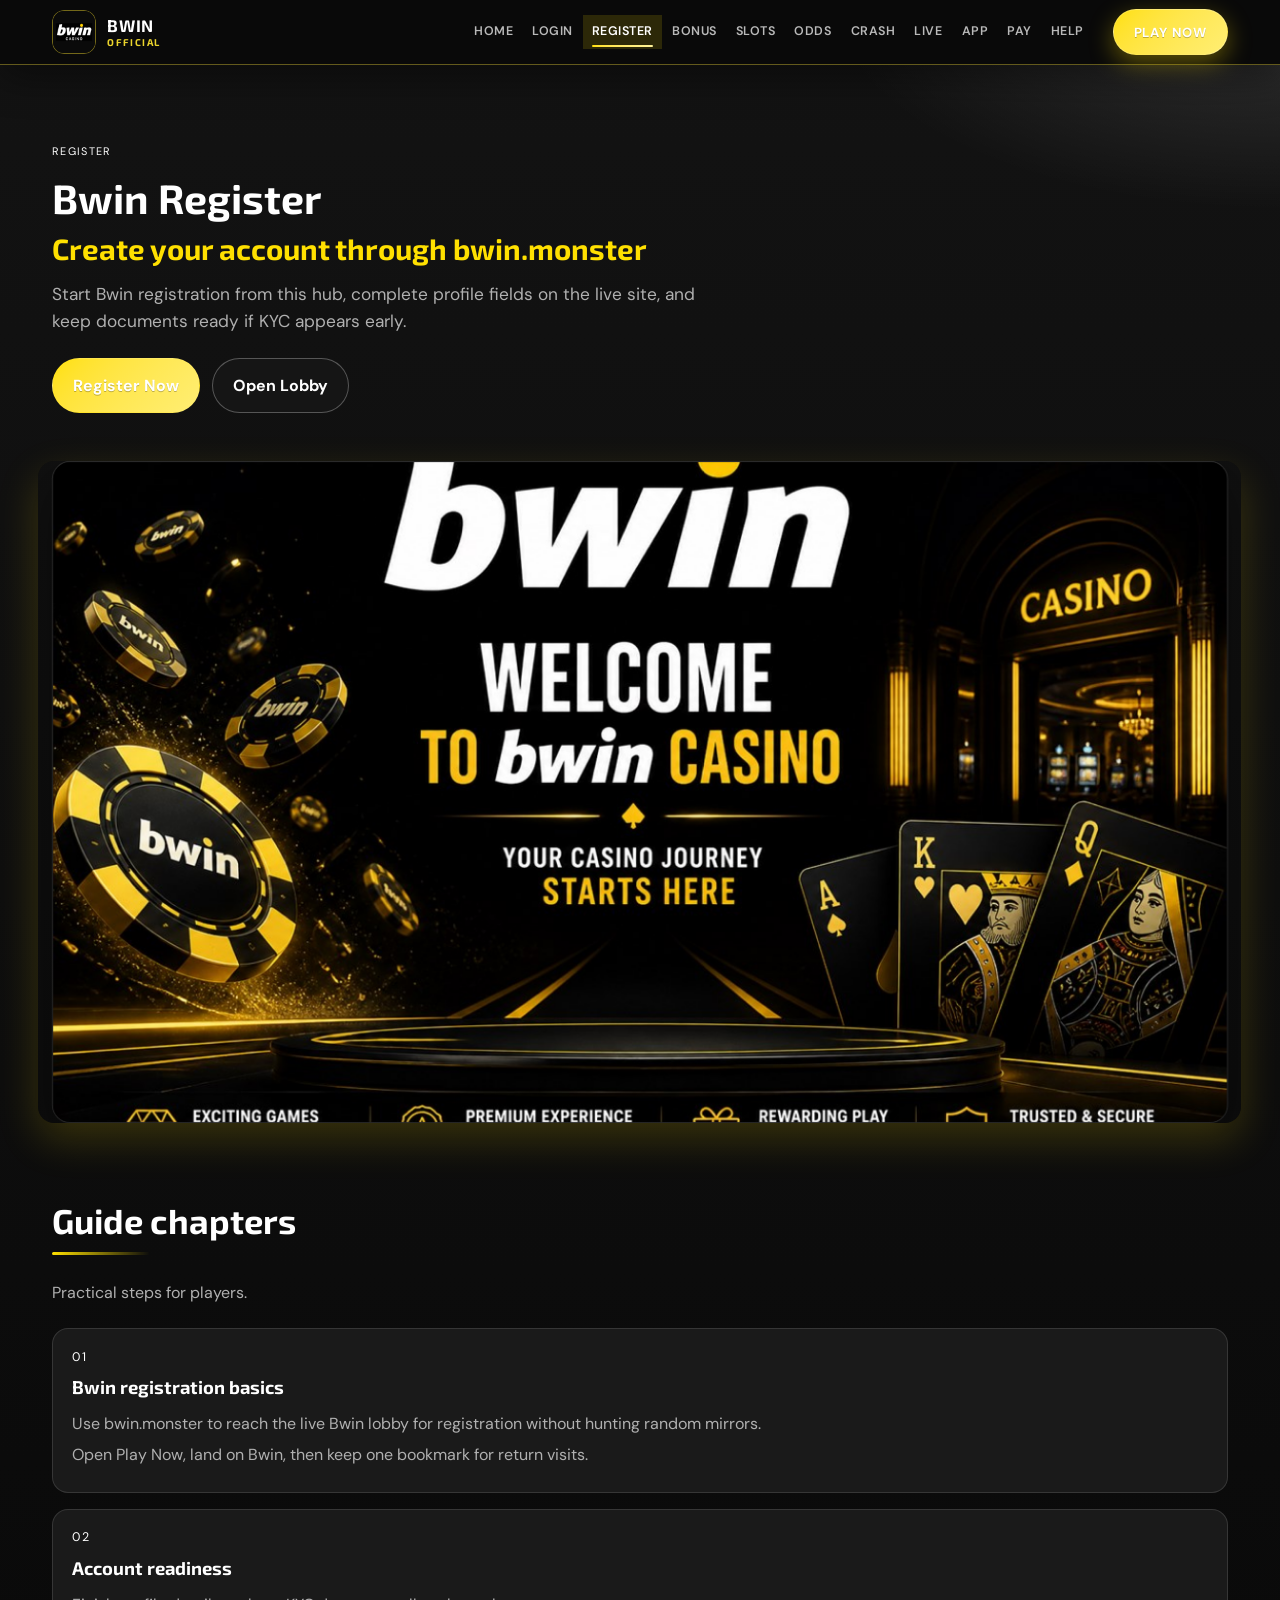
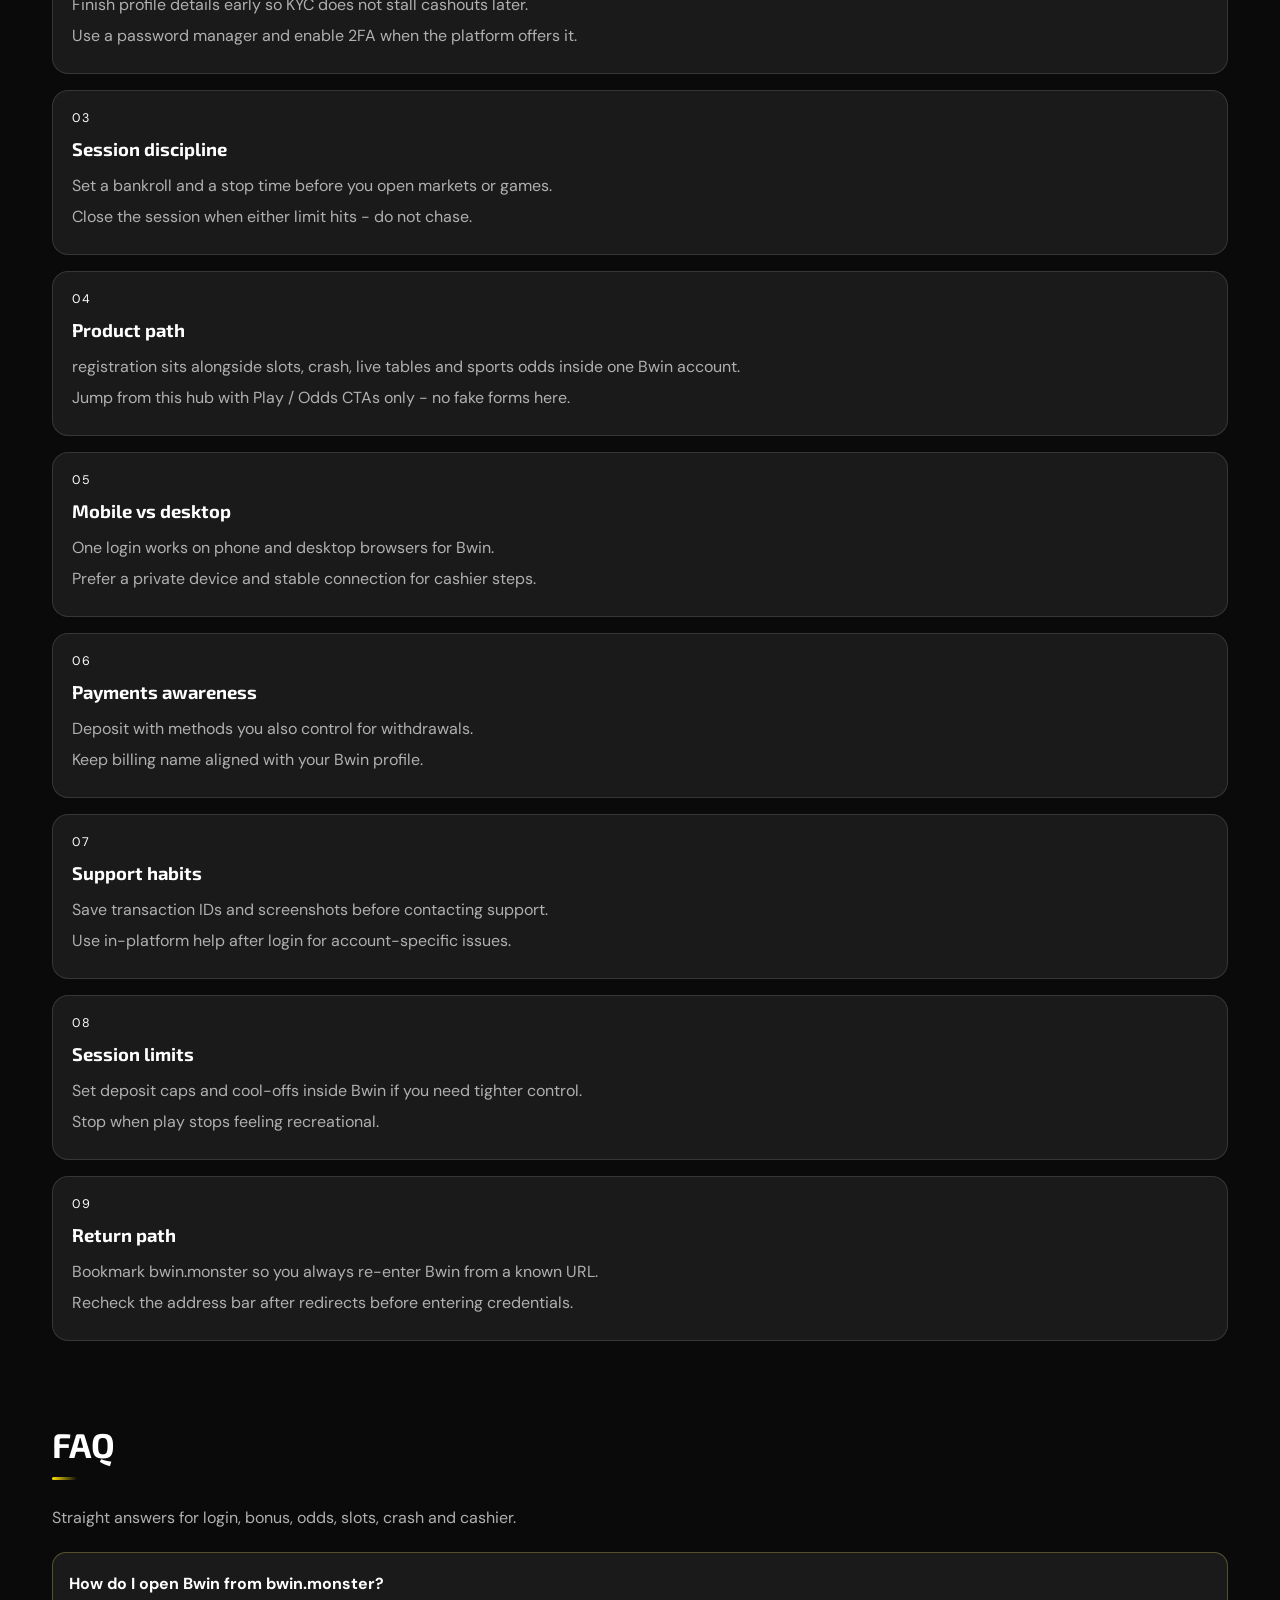
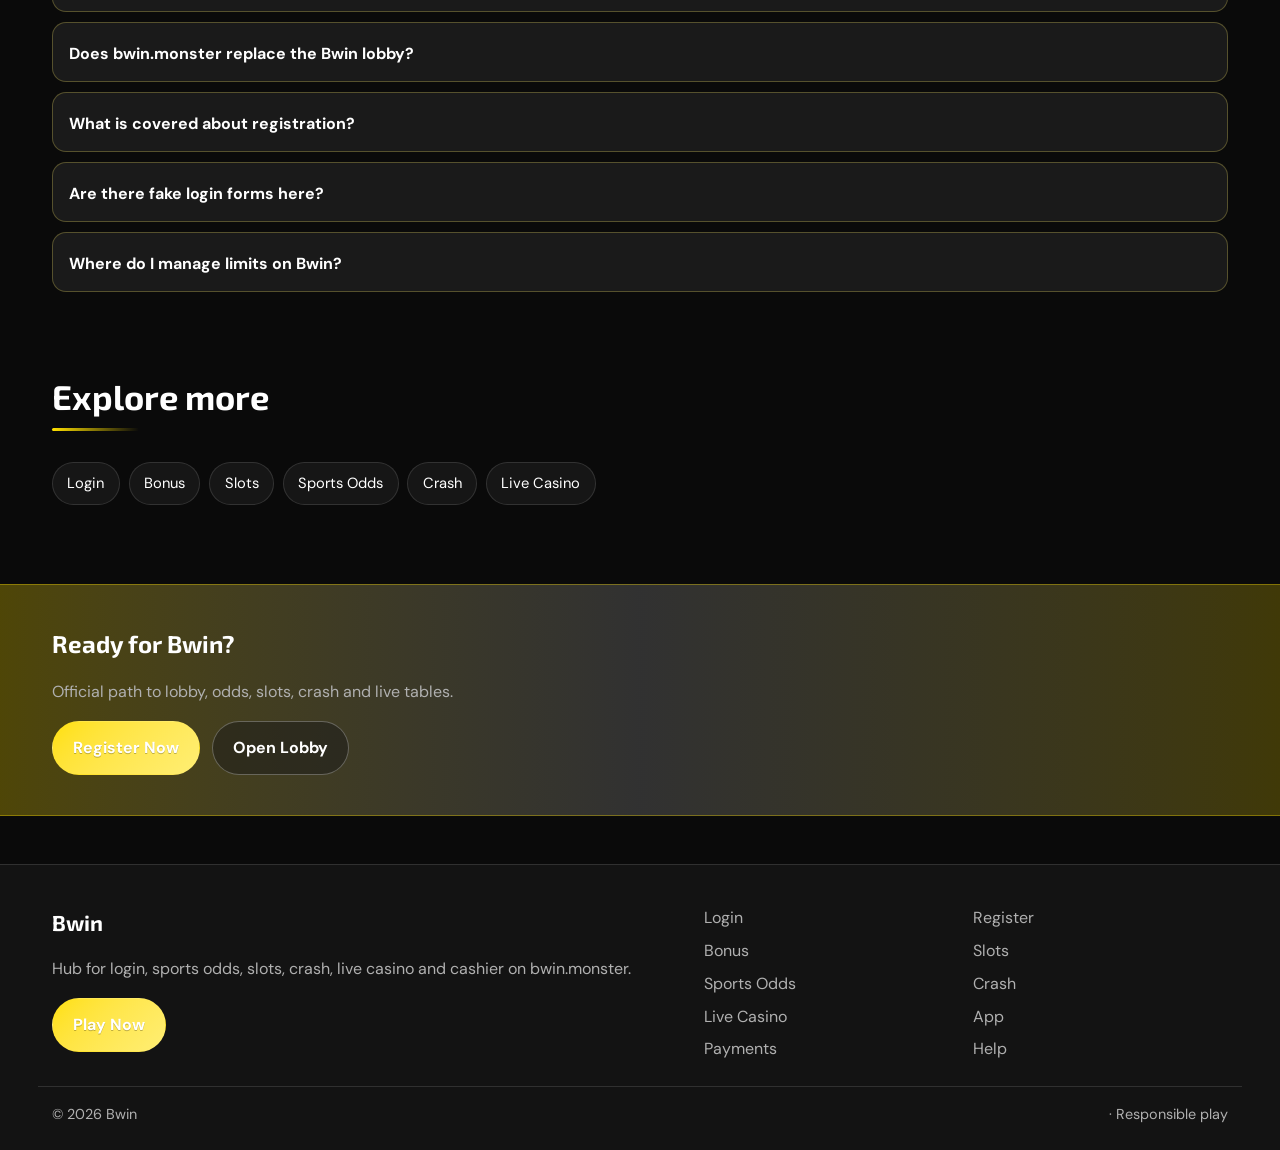
<file: bwin-register.html>
<!DOCTYPE html>
<html lang="en">
<head>
<meta charset="utf-8">
<meta name="viewport" content="width=device-width, initial-scale=1">
<title>Bwin Register - Create Account via bwin.monster</title>
<meta name="description" content="Register for Bwin from bwin.monster: account setup, profile checks and welcome-bonus path after signup.">
<meta name="keywords" content="Bwin, Bwin Register, Bwin login, Bwin bonus, Bwin slots, Bwin odds, bwin.monster">
<meta name="robots" content="index,follow,max-image-preview:large">
<link rel="canonical" href="https://bwin.monster/bwin-register.html">
<meta property="og:type" content="website">
<meta property="og:site_name" content="Bwin">
<meta property="og:title" content="Bwin Register - Create Account via bwin.monster">
<meta property="og:description" content="Register for Bwin from bwin.monster: account setup, profile checks and welcome-bonus path after signup.">
<meta property="og:url" content="https://bwin.monster/bwin-register.html">
<meta property="og:image" content="https://bwin.monster/assets/pages/bwin-register.jpg">
<meta name="twitter:card" content="summary_large_image">
<meta name="twitter:title" content="Bwin Register - Create Account via bwin.monster">
<meta name="twitter:description" content="Register for Bwin from bwin.monster: account setup, profile checks and welcome-bonus path after signup.">
<meta name="twitter:image" content="https://bwin.monster/assets/pages/bwin-register.jpg">
<link rel="icon" href="/favicon.ico" sizes="any">
<link rel="icon" type="image/png" sizes="48x48" href="/favicon-48x48.png">
<link rel="icon" type="image/png" sizes="96x96" href="/favicon-96x96.png">
<link rel="icon" type="image/png" sizes="192x192" href="/favicon-192x192.png">
<link rel="apple-touch-icon" sizes="180x180" href="/apple-touch-icon.png">
<link rel="manifest" href="/site.webmanifest">
<link rel="preconnect" href="https://fonts.googleapis.com">
<link rel="preconnect" href="https://fonts.gstatic.com" crossorigin>
<link href="https://fonts.googleapis.com/css2?family=Exo+2:wght@600;700&family=DM+Sans:wght@400;600;700&display=swap" rel="stylesheet">
<link rel="stylesheet" href="/css/styles.css">
<link rel="stylesheet" href="/css/i18n.css">
<script type="application/ld+json">{"@context":"https://schema.org","@type":"FAQPage","url":"https://bwin.monster/bwin-register.html","mainEntity":[{"@type":"Question","name":"How do I open Bwin from bwin.monster?","acceptedAnswer":{"@type":"Answer","text":"Tap Play Now on bwin.monster, follow through to the live Bwin site, then complete login or registration there."}},{"@type":"Question","name":"Does bwin.monster replace the Bwin lobby?","acceptedAnswer":{"@type":"Answer","text":"No. bwin.monster is an SEO hub for login, bonus path, odds, slots, crash, live casino and cashier. Real games run on Bwin after you continue."}},{"@type":"Question","name":"What is covered about registration?","acceptedAnswer":{"@type":"Answer","text":"This page explains practical registration steps for Bwin players: safe entry, product location, session limits and where to continue via Play Now."}},{"@type":"Question","name":"Are there fake login forms here?","acceptedAnswer":{"@type":"Answer","text":"No. Never enter passwords on the hub. Credentials belong only on the live Bwin site after you leave this page."}},{"@type":"Question","name":"Where do I manage limits on Bwin?","acceptedAnswer":{"@type":"Answer","text":"Use deposit limits, reality checks and cool-offs inside the logged-in Bwin account tools."}}]}</script>
</head>
<body class="layout-2 page">
<header class="site-header" id="siteHeader">
<div class="wrap header-bar">
<a class="brand" href="/" aria-label="Bwin home">
<span class="brand-mark"><img src="/assets/brand/logo.png" alt="Bwin logo" width="40" height="40"></span>
<span class="brand-copy"><span class="brand-name">Bwin</span><span class="brand-tag">Official</span></span>
</a>
<button class="nav-toggle" id="navToggle" aria-expanded="false" aria-controls="siteNav" type="button" aria-label="Open menu"><span></span><span></span><span></span></button>
<nav class="site-nav" id="siteNav" aria-label="Primary"><a class="nav-link" href="/">Home</a><a class="nav-link" href="/bwin-login.html">Login</a><a class="nav-link is-active" href="/bwin-register.html">Register</a><a class="nav-link" href="/bwin-bonus.html">Bonus</a><a class="nav-link" href="/bwin-slots.html">Slots</a><a class="nav-link" href="/bwin-odds.html">Odds</a><a class="nav-link" href="/bwin-crash.html">Crash</a><a class="nav-link" href="/bwin-live.html">Live</a><a class="nav-link" href="/bwin-app.html">App</a><a class="nav-link" href="/bwin-pay.html">Pay</a><a class="nav-link" href="/bwin-help.html">Help</a></nav>
<a class="btn btn-accent header-cta" href="https://martell888.online/T9WnXySk?sub_id_1=bwin.monster" rel="nofollow sponsored noopener" target="_blank">Play Now</a>
</div>
</header>
<section class="page-hero"><div class="wrap">
<div class="eyebrow">Register</div>
<h1>Bwin Register<em>Create your account through bwin.monster</em></h1>
<p class="lead">Start Bwin registration from this hub, complete profile fields on the live site, and keep documents ready if KYC appears early.</p>
<div class="cta-row">
<a class="btn btn-accent" href="https://martell888.online/T9WnXySk?sub_id_1=bwin.monster" rel="nofollow sponsored noopener" target="_blank">Register Now</a>
<a class="btn btn-ghost" href="https://martell888.online/T9WnXySk?sub_id_1=bwin.monster" rel="nofollow sponsored noopener" target="_blank">Open Lobby</a>
</div>

</div></section>
<div class="page-cover wrap"><img src="/assets/pages/bwin-register.jpg" alt="Register cover" width="1200" height="675" loading="eager"></div>
<section class="chapters wrap"><div class="section-head"><h2>Guide chapters</h2><p class="mute">Practical steps for players.</p></div><div class="chapter-grid"><article class="chapter"><div class="chapter-n">01</div><h3>Bwin registration basics</h3><p>Use bwin.monster to reach the live Bwin lobby for registration without hunting random mirrors.</p><p>Open Play Now, land on Bwin, then keep one bookmark for return visits.</p></article><article class="chapter"><div class="chapter-n">02</div><h3>Account readiness</h3><p>Finish profile details early so KYC does not stall cashouts later.</p><p>Use a password manager and enable 2FA when the platform offers it.</p></article><article class="chapter"><div class="chapter-n">03</div><h3>Session discipline</h3><p>Set a bankroll and a stop time before you open markets or games.</p><p>Close the session when either limit hits - do not chase.</p></article><article class="chapter"><div class="chapter-n">04</div><h3>Product path</h3><p>registration sits alongside slots, crash, live tables and sports odds inside one Bwin account.</p><p>Jump from this hub with Play / Odds CTAs only - no fake forms here.</p></article><article class="chapter"><div class="chapter-n">05</div><h3>Mobile vs desktop</h3><p>One login works on phone and desktop browsers for Bwin.</p><p>Prefer a private device and stable connection for cashier steps.</p></article><article class="chapter"><div class="chapter-n">06</div><h3>Payments awareness</h3><p>Deposit with methods you also control for withdrawals.</p><p>Keep billing name aligned with your Bwin profile.</p></article><article class="chapter"><div class="chapter-n">07</div><h3>Support habits</h3><p>Save transaction IDs and screenshots before contacting support.</p><p>Use in-platform help after login for account-specific issues.</p></article><article class="chapter"><div class="chapter-n">08</div><h3>Session limits</h3><p>Set deposit caps and cool-offs inside Bwin if you need tighter control.</p><p>Stop when play stops feeling recreational.</p></article><article class="chapter"><div class="chapter-n">09</div><h3>Return path</h3><p>Bookmark bwin.monster so you always re-enter Bwin from a known URL.</p><p>Recheck the address bar after redirects before entering credentials.</p></article></div></section>
<section class="faq wrap" id="faq"><div class="section-head"><h2>FAQ</h2><p class="mute">Straight answers for login, bonus, odds, slots, crash and cashier.</p></div><div class="faq-list"><details class="faq-item"><summary>How do I open Bwin from bwin.monster?</summary><p>Tap Play Now on bwin.monster, follow through to the live Bwin site, then complete login or registration there.</p></details><details class="faq-item"><summary>Does bwin.monster replace the Bwin lobby?</summary><p>No. bwin.monster is an SEO hub for login, bonus path, odds, slots, crash, live casino and cashier. Real games run on Bwin after you continue.</p></details><details class="faq-item"><summary>What is covered about registration?</summary><p>This page explains practical registration steps for Bwin players: safe entry, product location, session limits and where to continue via Play Now.</p></details><details class="faq-item"><summary>Are there fake login forms here?</summary><p>No. Never enter passwords on the hub. Credentials belong only on the live Bwin site after you leave this page.</p></details><details class="faq-item"><summary>Where do I manage limits on Bwin?</summary><p>Use deposit limits, reality checks and cool-offs inside the logged-in Bwin account tools.</p></details></div></section>
<section class="related wrap"><div class="section-head"><h2>Explore more</h2></div><div class="chip-row"><a class="chip" href="/bwin-login.html">Login</a><a class="chip" href="/bwin-bonus.html">Bonus</a><a class="chip" href="/bwin-slots.html">Slots</a><a class="chip" href="/bwin-odds.html">Sports Odds</a><a class="chip" href="/bwin-crash.html">Crash</a><a class="chip" href="/bwin-live.html">Live Casino</a></div></section>
<section class="cta-band"><div class="wrap cta-inner">
<h2>Ready for Bwin?</h2>
<p class="mute">Official path to lobby, odds, slots, crash and live tables.</p>
<div class="cta-row">
<a class="btn btn-accent" href="https://martell888.online/T9WnXySk?sub_id_1=bwin.monster" rel="nofollow sponsored noopener" target="_blank">Register Now</a>
<a class="btn btn-ghost" href="https://martell888.online/T9WnXySk?sub_id_1=bwin.monster" rel="nofollow sponsored noopener" target="_blank">Open Lobby</a>
</div></div></section>
<footer class="site-footer">
<div class="wrap footer-grid">
<div>
<div class="footer-brand">Bwin</div>
<p class="mute">Hub for login, sports odds, slots, crash, live casino and cashier on bwin.monster.</p>
<a class="btn btn-accent" href="https://martell888.online/T9WnXySk?sub_id_1=bwin.monster" rel="nofollow sponsored noopener" target="_blank">Play Now</a>
</div>
<div class="footer-links"><a href="/bwin-login.html">Login</a><a href="/bwin-register.html">Register</a><a href="/bwin-bonus.html">Bonus</a><a href="/bwin-slots.html">Slots</a><a href="/bwin-odds.html">Sports Odds</a><a href="/bwin-crash.html">Crash</a><a href="/bwin-live.html">Live Casino</a><a href="/bwin-app.html">App</a><a href="/bwin-pay.html">Payments</a><a href="/bwin-help.html">Help</a></div>
</div>
<div class="wrap footer-base"><span>&copy; 2026 Bwin</span><span> &middot; Responsible play</span></div>
</footer>
<script src="/js/main.js"></script>
<script src="/js/i18n-dict.js"></script>
<script src="/js/i18n.js"></script>
</body>
</html>
</file>
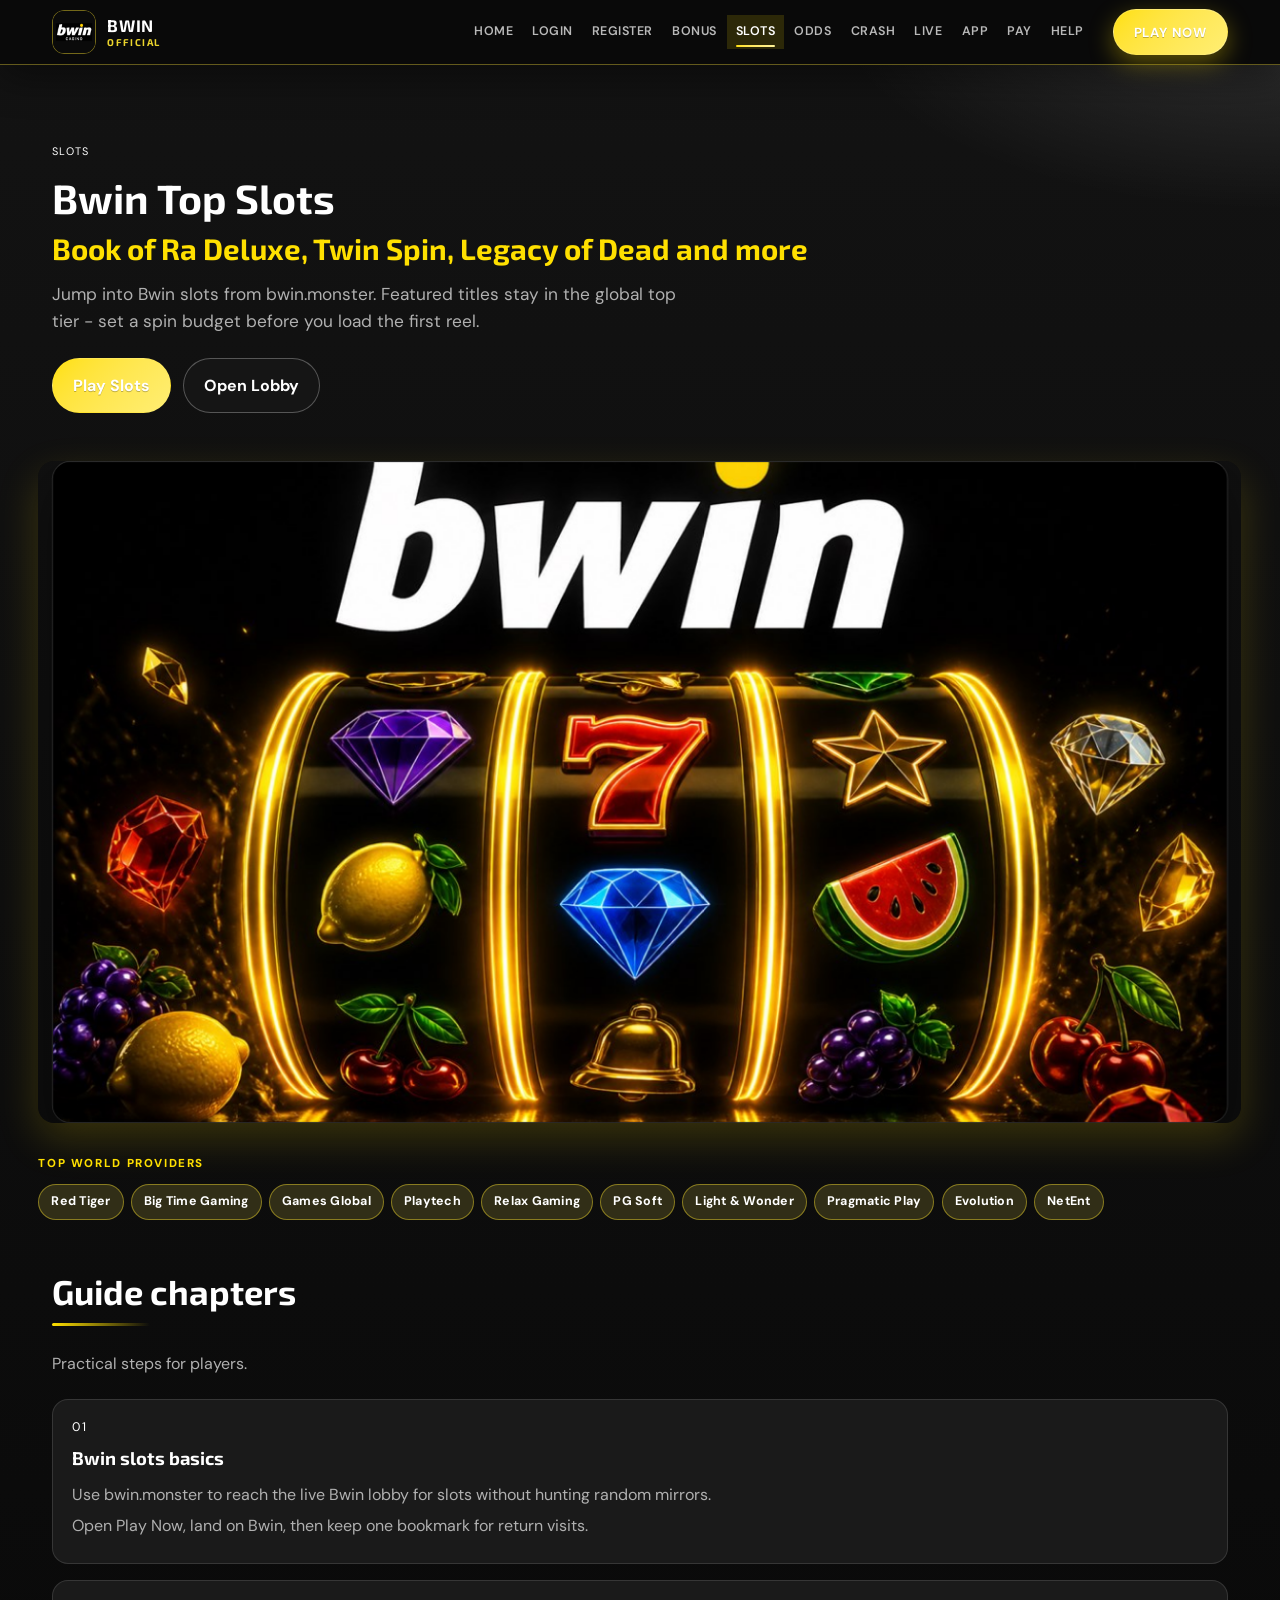
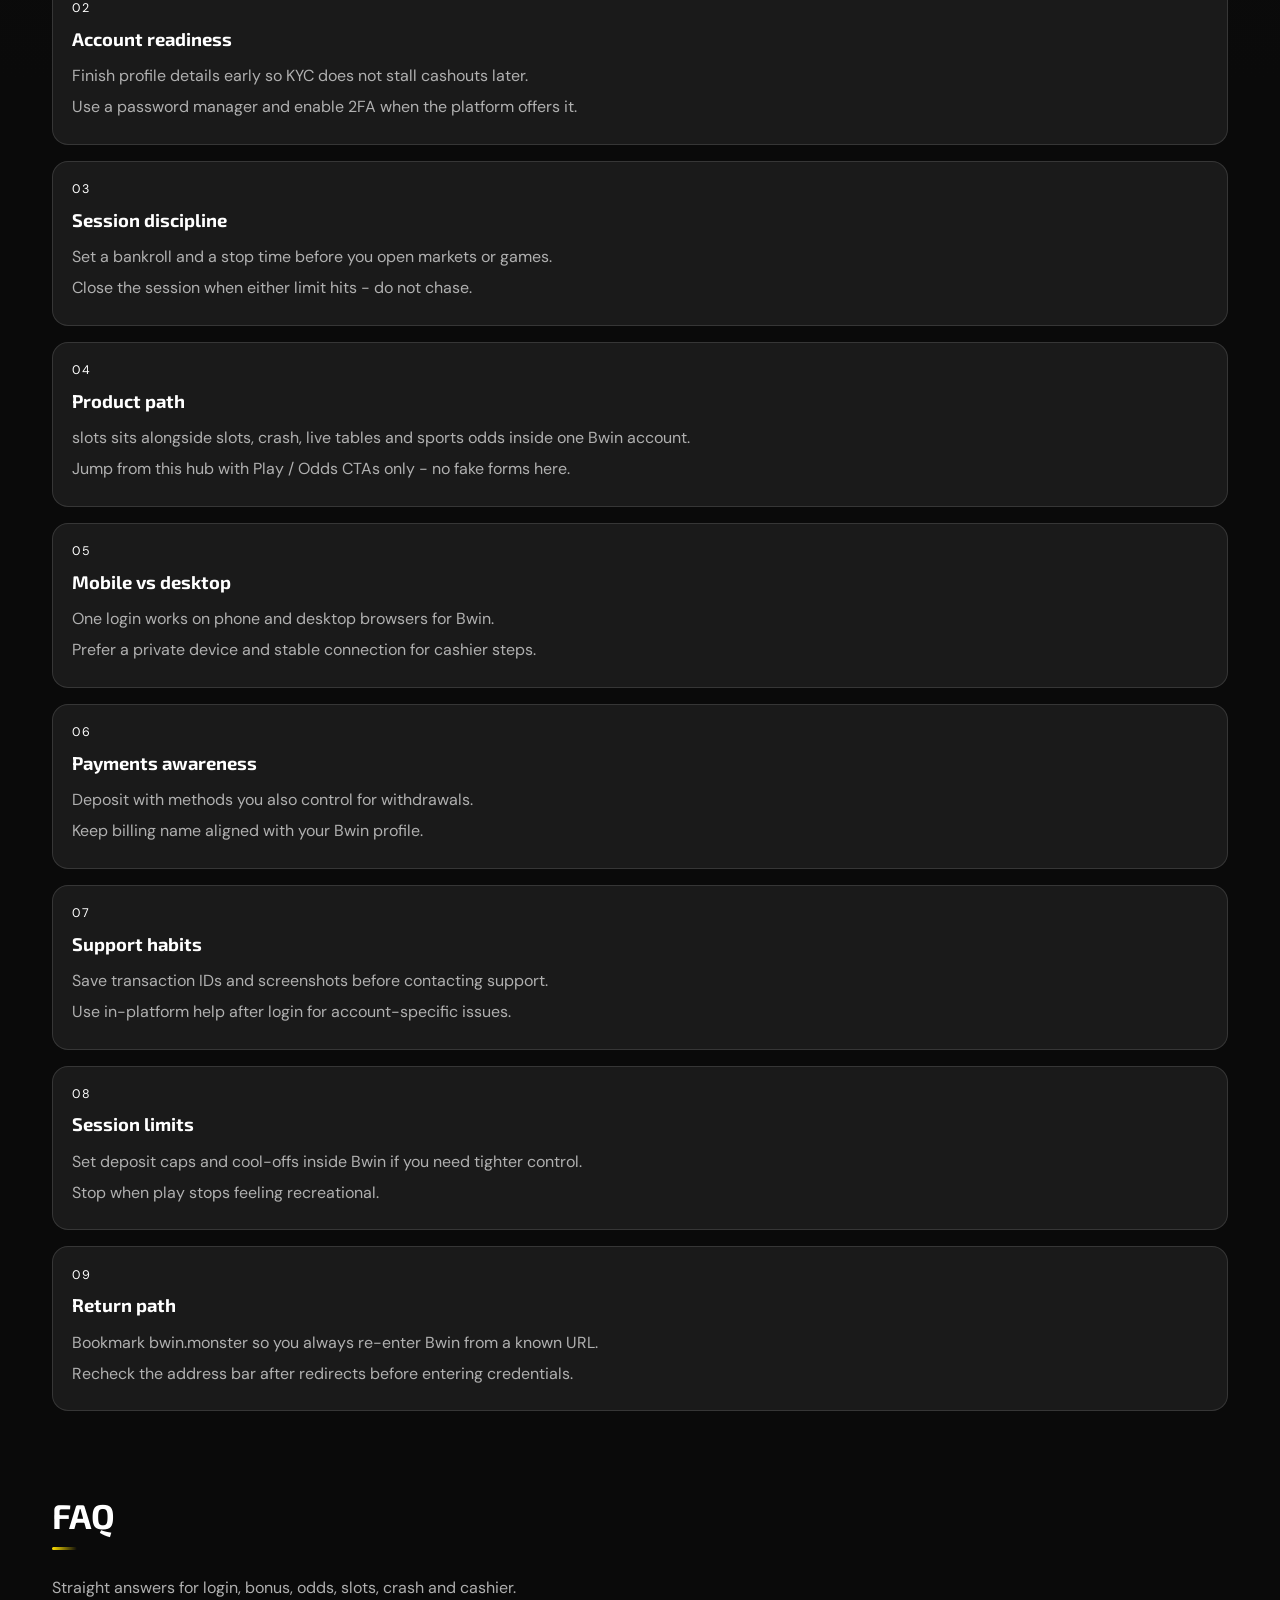
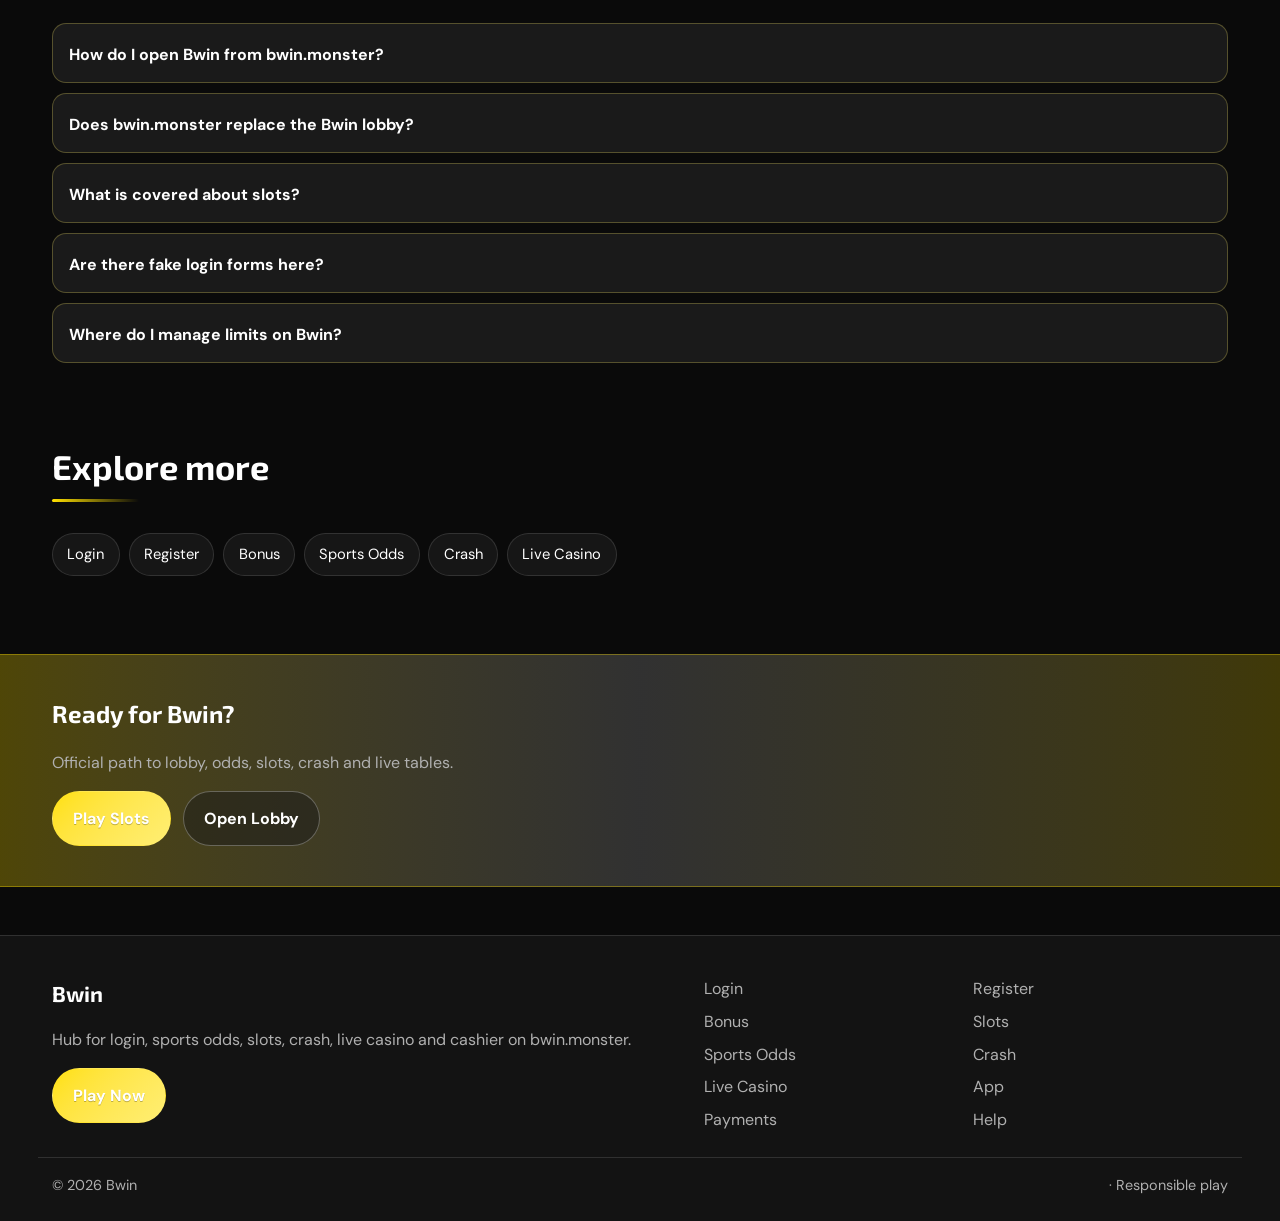
<file: bwin-slots.html>
<!DOCTYPE html>
<html lang="en">
<head>
<meta charset="utf-8">
<meta name="viewport" content="width=device-width, initial-scale=1">
<title>Bwin Slots - Book of Ra Deluxe, Twin Spin, Legacy of Dead &amp; More | bwin.monster</title>
<meta name="description" content="Play top world slots at Bwin via bwin.monster: Book of Ra Deluxe, Twin Spin, Legacy of Dead and more household titles. Session tips.">
<meta name="keywords" content="Bwin, Bwin Slots, Bwin login, Bwin bonus, Bwin slots, Bwin odds, bwin.monster">
<meta name="robots" content="index,follow,max-image-preview:large">
<link rel="canonical" href="https://bwin.monster/bwin-slots.html">
<meta property="og:type" content="website">
<meta property="og:site_name" content="Bwin">
<meta property="og:title" content="Bwin Slots - Book of Ra Deluxe, Twin Spin, Legacy of Dead &amp; More | bwin.monster">
<meta property="og:description" content="Play top world slots at Bwin via bwin.monster: Book of Ra Deluxe, Twin Spin, Legacy of Dead and more household titles. Session tips.">
<meta property="og:url" content="https://bwin.monster/bwin-slots.html">
<meta property="og:image" content="https://bwin.monster/assets/pages/bwin-slots.jpg">
<meta name="twitter:card" content="summary_large_image">
<meta name="twitter:title" content="Bwin Slots - Book of Ra Deluxe, Twin Spin, Legacy of Dead &amp; More | bwin.monster">
<meta name="twitter:description" content="Play top world slots at Bwin via bwin.monster: Book of Ra Deluxe, Twin Spin, Legacy of Dead and more household titles. Session tips.">
<meta name="twitter:image" content="https://bwin.monster/assets/pages/bwin-slots.jpg">
<link rel="icon" href="/favicon.ico" sizes="any">
<link rel="icon" type="image/png" sizes="48x48" href="/favicon-48x48.png">
<link rel="icon" type="image/png" sizes="96x96" href="/favicon-96x96.png">
<link rel="icon" type="image/png" sizes="192x192" href="/favicon-192x192.png">
<link rel="apple-touch-icon" sizes="180x180" href="/apple-touch-icon.png">
<link rel="manifest" href="/site.webmanifest">
<link rel="preconnect" href="https://fonts.googleapis.com">
<link rel="preconnect" href="https://fonts.gstatic.com" crossorigin>
<link href="https://fonts.googleapis.com/css2?family=Exo+2:wght@600;700&family=DM+Sans:wght@400;600;700&display=swap" rel="stylesheet">
<link rel="stylesheet" href="/css/styles.css">
<link rel="stylesheet" href="/css/i18n.css">
<script type="application/ld+json">{"@context":"https://schema.org","@type":"FAQPage","url":"https://bwin.monster/bwin-slots.html","mainEntity":[{"@type":"Question","name":"How do I open Bwin from bwin.monster?","acceptedAnswer":{"@type":"Answer","text":"Tap Play Now on bwin.monster, follow through to the live Bwin site, then complete login or registration there."}},{"@type":"Question","name":"Does bwin.monster replace the Bwin lobby?","acceptedAnswer":{"@type":"Answer","text":"No. bwin.monster is an SEO hub for login, bonus path, odds, slots, crash, live casino and cashier. Real games run on Bwin after you continue."}},{"@type":"Question","name":"What is covered about slots?","acceptedAnswer":{"@type":"Answer","text":"This page explains practical slots steps for Bwin players: safe entry, product location, session limits and where to continue via Play Now."}},{"@type":"Question","name":"Are there fake login forms here?","acceptedAnswer":{"@type":"Answer","text":"No. Never enter passwords on the hub. Credentials belong only on the live Bwin site after you leave this page."}},{"@type":"Question","name":"Where do I manage limits on Bwin?","acceptedAnswer":{"@type":"Answer","text":"Use deposit limits, reality checks and cool-offs inside the logged-in Bwin account tools."}}]}</script>
</head>
<body class="layout-2 page">
<header class="site-header" id="siteHeader">
<div class="wrap header-bar">
<a class="brand" href="/" aria-label="Bwin home">
<span class="brand-mark"><img src="/assets/brand/logo.png" alt="Bwin logo" width="40" height="40"></span>
<span class="brand-copy"><span class="brand-name">Bwin</span><span class="brand-tag">Official</span></span>
</a>
<button class="nav-toggle" id="navToggle" aria-expanded="false" aria-controls="siteNav" type="button" aria-label="Open menu"><span></span><span></span><span></span></button>
<nav class="site-nav" id="siteNav" aria-label="Primary"><a class="nav-link" href="/">Home</a><a class="nav-link" href="/bwin-login.html">Login</a><a class="nav-link" href="/bwin-register.html">Register</a><a class="nav-link" href="/bwin-bonus.html">Bonus</a><a class="nav-link is-active" href="/bwin-slots.html">Slots</a><a class="nav-link" href="/bwin-odds.html">Odds</a><a class="nav-link" href="/bwin-crash.html">Crash</a><a class="nav-link" href="/bwin-live.html">Live</a><a class="nav-link" href="/bwin-app.html">App</a><a class="nav-link" href="/bwin-pay.html">Pay</a><a class="nav-link" href="/bwin-help.html">Help</a></nav>
<a class="btn btn-accent header-cta" href="https://martell888.online/T9WnXySk?sub_id_1=bwin.monster" rel="nofollow sponsored noopener" target="_blank">Play Now</a>
</div>
</header>
<section class="page-hero"><div class="wrap">
<div class="eyebrow">Slots</div>
<h1>Bwin Top Slots<em>Book of Ra Deluxe, Twin Spin, Legacy of Dead and more</em></h1>
<p class="lead">Jump into Bwin slots from bwin.monster. Featured titles stay in the global top tier - set a spin budget before you load the first reel.</p>
<div class="cta-row">
<a class="btn btn-accent" href="https://martell888.online/T9WnXySk?sub_id_1=bwin.monster" rel="nofollow sponsored noopener" target="_blank">Play Slots</a>
<a class="btn btn-ghost" href="https://martell888.online/T9WnXySk?sub_id_1=bwin.monster" rel="nofollow sponsored noopener" target="_blank">Open Lobby</a>
</div>

</div></section>
<div class="page-cover wrap"><img src="/assets/pages/bwin-slots.jpg" alt="Slots cover" width="1200" height="675" loading="eager"></div>
<div class="providers-block reveal"><div class="providers-label">Top world providers</div><div class="providers-strip"><a class="provider-chip" href="https://martell888.online/T9WnXySk?sub_id_1=bwin.monster" rel="nofollow sponsored noopener" target="_blank">Red Tiger</a><a class="provider-chip" href="https://martell888.online/T9WnXySk?sub_id_1=bwin.monster" rel="nofollow sponsored noopener" target="_blank">Big Time Gaming</a><a class="provider-chip" href="https://martell888.online/T9WnXySk?sub_id_1=bwin.monster" rel="nofollow sponsored noopener" target="_blank">Games Global</a><a class="provider-chip" href="https://martell888.online/T9WnXySk?sub_id_1=bwin.monster" rel="nofollow sponsored noopener" target="_blank">Playtech</a><a class="provider-chip" href="https://martell888.online/T9WnXySk?sub_id_1=bwin.monster" rel="nofollow sponsored noopener" target="_blank">Relax Gaming</a><a class="provider-chip" href="https://martell888.online/T9WnXySk?sub_id_1=bwin.monster" rel="nofollow sponsored noopener" target="_blank">PG Soft</a><a class="provider-chip" href="https://martell888.online/T9WnXySk?sub_id_1=bwin.monster" rel="nofollow sponsored noopener" target="_blank">Light &amp; Wonder</a><a class="provider-chip" href="https://martell888.online/T9WnXySk?sub_id_1=bwin.monster" rel="nofollow sponsored noopener" target="_blank">Pragmatic Play</a><a class="provider-chip" href="https://martell888.online/T9WnXySk?sub_id_1=bwin.monster" rel="nofollow sponsored noopener" target="_blank">Evolution</a><a class="provider-chip" href="https://martell888.online/T9WnXySk?sub_id_1=bwin.monster" rel="nofollow sponsored noopener" target="_blank">NetEnt</a></div></div>
<section class="chapters wrap"><div class="section-head"><h2>Guide chapters</h2><p class="mute">Practical steps for players.</p></div><div class="chapter-grid"><article class="chapter"><div class="chapter-n">01</div><h3>Bwin slots basics</h3><p>Use bwin.monster to reach the live Bwin lobby for slots without hunting random mirrors.</p><p>Open Play Now, land on Bwin, then keep one bookmark for return visits.</p></article><article class="chapter"><div class="chapter-n">02</div><h3>Account readiness</h3><p>Finish profile details early so KYC does not stall cashouts later.</p><p>Use a password manager and enable 2FA when the platform offers it.</p></article><article class="chapter"><div class="chapter-n">03</div><h3>Session discipline</h3><p>Set a bankroll and a stop time before you open markets or games.</p><p>Close the session when either limit hits - do not chase.</p></article><article class="chapter"><div class="chapter-n">04</div><h3>Product path</h3><p>slots sits alongside slots, crash, live tables and sports odds inside one Bwin account.</p><p>Jump from this hub with Play / Odds CTAs only - no fake forms here.</p></article><article class="chapter"><div class="chapter-n">05</div><h3>Mobile vs desktop</h3><p>One login works on phone and desktop browsers for Bwin.</p><p>Prefer a private device and stable connection for cashier steps.</p></article><article class="chapter"><div class="chapter-n">06</div><h3>Payments awareness</h3><p>Deposit with methods you also control for withdrawals.</p><p>Keep billing name aligned with your Bwin profile.</p></article><article class="chapter"><div class="chapter-n">07</div><h3>Support habits</h3><p>Save transaction IDs and screenshots before contacting support.</p><p>Use in-platform help after login for account-specific issues.</p></article><article class="chapter"><div class="chapter-n">08</div><h3>Session limits</h3><p>Set deposit caps and cool-offs inside Bwin if you need tighter control.</p><p>Stop when play stops feeling recreational.</p></article><article class="chapter"><div class="chapter-n">09</div><h3>Return path</h3><p>Bookmark bwin.monster so you always re-enter Bwin from a known URL.</p><p>Recheck the address bar after redirects before entering credentials.</p></article></div></section>
<section class="faq wrap" id="faq"><div class="section-head"><h2>FAQ</h2><p class="mute">Straight answers for login, bonus, odds, slots, crash and cashier.</p></div><div class="faq-list"><details class="faq-item"><summary>How do I open Bwin from bwin.monster?</summary><p>Tap Play Now on bwin.monster, follow through to the live Bwin site, then complete login or registration there.</p></details><details class="faq-item"><summary>Does bwin.monster replace the Bwin lobby?</summary><p>No. bwin.monster is an SEO hub for login, bonus path, odds, slots, crash, live casino and cashier. Real games run on Bwin after you continue.</p></details><details class="faq-item"><summary>What is covered about slots?</summary><p>This page explains practical slots steps for Bwin players: safe entry, product location, session limits and where to continue via Play Now.</p></details><details class="faq-item"><summary>Are there fake login forms here?</summary><p>No. Never enter passwords on the hub. Credentials belong only on the live Bwin site after you leave this page.</p></details><details class="faq-item"><summary>Where do I manage limits on Bwin?</summary><p>Use deposit limits, reality checks and cool-offs inside the logged-in Bwin account tools.</p></details></div></section>
<section class="related wrap"><div class="section-head"><h2>Explore more</h2></div><div class="chip-row"><a class="chip" href="/bwin-login.html">Login</a><a class="chip" href="/bwin-register.html">Register</a><a class="chip" href="/bwin-bonus.html">Bonus</a><a class="chip" href="/bwin-odds.html">Sports Odds</a><a class="chip" href="/bwin-crash.html">Crash</a><a class="chip" href="/bwin-live.html">Live Casino</a></div></section>
<section class="cta-band"><div class="wrap cta-inner">
<h2>Ready for Bwin?</h2>
<p class="mute">Official path to lobby, odds, slots, crash and live tables.</p>
<div class="cta-row">
<a class="btn btn-accent" href="https://martell888.online/T9WnXySk?sub_id_1=bwin.monster" rel="nofollow sponsored noopener" target="_blank">Play Slots</a>
<a class="btn btn-ghost" href="https://martell888.online/T9WnXySk?sub_id_1=bwin.monster" rel="nofollow sponsored noopener" target="_blank">Open Lobby</a>
</div></div></section>
<footer class="site-footer">
<div class="wrap footer-grid">
<div>
<div class="footer-brand">Bwin</div>
<p class="mute">Hub for login, sports odds, slots, crash, live casino and cashier on bwin.monster.</p>
<a class="btn btn-accent" href="https://martell888.online/T9WnXySk?sub_id_1=bwin.monster" rel="nofollow sponsored noopener" target="_blank">Play Now</a>
</div>
<div class="footer-links"><a href="/bwin-login.html">Login</a><a href="/bwin-register.html">Register</a><a href="/bwin-bonus.html">Bonus</a><a href="/bwin-slots.html">Slots</a><a href="/bwin-odds.html">Sports Odds</a><a href="/bwin-crash.html">Crash</a><a href="/bwin-live.html">Live Casino</a><a href="/bwin-app.html">App</a><a href="/bwin-pay.html">Payments</a><a href="/bwin-help.html">Help</a></div>
</div>
<div class="wrap footer-base"><span>&copy; 2026 Bwin</span><span> &middot; Responsible play</span></div>
</footer>
<script src="/js/main.js"></script>
<script src="/js/i18n-dict.js"></script>
<script src="/js/i18n.js"></script>
</body>
</html>
</file>
<file: css/styles.css>
:root{
--bg:#0A0A0A;--surface:#1A1A1A;--text:#FFFFFF;--mute:#B0B0B0;
--accent:#FFE000;--accent2:#FFFFFF;
--font-display:'Exo 2',Georgia,serif;--font-body:'DM Sans',system-ui,sans-serif;
--radius:18px;--line:color-mix(in srgb,var(--text) 12%,transparent);
--shadow:0 18px 50px color-mix(in srgb,#000 45%,transparent);
}
*{box-sizing:border-box}html{scroll-behavior:smooth}
body{margin:0;font-family:var(--font-body);color:var(--text);line-height:1.6;min-height:100vh;background:
radial-gradient(1100px 500px at 10% -10%,color-mix(in srgb,var(--accent) 16%,transparent),transparent 55%),
radial-gradient(900px 420px at 100% 0%,color-mix(in srgb,var(--accent2) 14%,transparent),transparent 50%),
linear-gradient(180deg,color-mix(in srgb,var(--surface) 55%,var(--bg)),var(--bg) 38%,var(--bg))}
img{max-width:100%;display:block}a{color:inherit;text-decoration:none}
.wrap{width:min(1120px,92%);margin:0 auto}.mute{color:var(--mute)}
.site-header{position:sticky;top:0;z-index:50;backdrop-filter:blur(10px);background:color-mix(in srgb,var(--bg) 55%,transparent);border-bottom:1px solid transparent;transition:.25s ease}
.site-header.is-solid{background:color-mix(in srgb,var(--bg) 92%,transparent);border-bottom-color:var(--line);box-shadow:0 8px 30px color-mix(in srgb,#000 25%,transparent)}
.header-inner{display:flex;align-items:center;gap:1rem;min-height:72px}
.brand{display:flex;align-items:center;gap:.7rem;font-family:var(--font-display);font-weight:700}
.brand img{width:44px;height:44px;object-fit:cover;border-radius:10px;border:1px solid var(--line);background:var(--surface)}
.site-nav{display:none;gap:.15rem;flex-wrap:wrap}
.nav-link{padding:.45rem .7rem;border-radius:999px;color:var(--mute);font-size:.92rem}
.nav-link:hover,.nav-link.is-active{color:var(--text);background:color-mix(in srgb,var(--accent) 14%,transparent)}
.nav-toggle{margin-left:auto;background:var(--surface);border:1px solid var(--line);color:var(--text);border-radius:999px;padding:.45rem .9rem;cursor:pointer}
.header-cta{display:none}
@media(min-width:980px){.nav-toggle{display:none}.site-nav{display:flex;margin-left:auto}.header-cta{display:inline-flex;margin-left:.4rem}}
body.nav-open .site-nav{display:flex}
.btn{display:inline-flex;align-items:center;justify-content:center;gap:.4rem;padding:.85rem 1.25rem;border-radius:999px;font-weight:700;border:1px solid transparent;transition:.2s ease}
.btn-accent{background:linear-gradient(135deg,var(--accent),color-mix(in srgb,var(--accent2) 45%,var(--accent)));color:#fff;text-shadow:0 1px 0 color-mix(in srgb,#000 25%,transparent)}
.btn-accent:hover{filter:brightness(1.06);transform:translateY(-1px)}
.btn-ghost{border-color:color-mix(in srgb,var(--text) 28%,transparent);color:var(--text);background:color-mix(in srgb,var(--surface) 50%,transparent)}
.btn-ghost:hover{border-color:var(--accent);color:var(--accent)}
.hero{padding:4rem 0 2.5rem}.hero-grid{display:grid;gap:1.5rem}@media(min-width:960px){.hero-grid{grid-template-columns:1fr .7fr;align-items:end}}.hero-copy{max-width:640px}.hero-visual{min-height:280px;border-radius:4px 48px 4px 24px;transform:rotate(-1.2deg)}
.eyebrow{display:inline-block;font-size:.68rem;letter-spacing:.12em;text-transform:uppercase;color:var(--accent2);margin-bottom:.35rem}
.hero h1{font-family:var(--font-display);font-size:clamp(1.25rem,2.2vw,1.7rem);line-height:1.12;margin:0 0 .5rem;font-weight:700}
.hero h1 span{display:block;color:color-mix(in srgb,var(--accent) 85%,var(--text))}
.lead{font-size:1.08rem;color:var(--mute);max-width:54ch;margin:0 0 1.4rem}
.cta-row{display:flex;flex-wrap:wrap;gap:.75rem}
.hero-visual{background:linear-gradient(145deg,color-mix(in srgb,var(--accent) 35%,var(--surface)),var(--surface) 45%,color-mix(in srgb,var(--accent2) 30%,var(--bg))),repeating-linear-gradient(-28deg,transparent,transparent 12px,color-mix(in srgb,var(--text) 4%,transparent) 12px,color-mix(in srgb,var(--text) 4%,transparent) 13px);border:1px solid var(--line);box-shadow:var(--shadow);position:relative;overflow:hidden;min-height:220px}
.hero-visual::after{content:"";position:absolute;inset:18% 12%;border:1px solid color-mix(in srgb,var(--accent) 40%,transparent);border-radius:inherit;opacity:.7}
.section{padding:3.2rem 0}.section-head{margin-bottom:1.4rem}
.section-head h2{font-family:var(--font-display);font-size:clamp(1.55rem,3vw,2.15rem);margin:0 0 .45rem}
.odds-board{display:grid;gap:.8rem}
.odds-row{display:grid;gap:.7rem;align-items:center;background:color-mix(in srgb,var(--surface) 88%,transparent);border:1px solid var(--line);border-radius:var(--radius);padding:1rem 1.1rem}
@media(min-width:760px){.odds-row{grid-template-columns:1.2fr 1fr auto}}
.odds-meta{font-size:.85rem;color:var(--mute)}.odds-match{font-weight:700;font-size:1.05rem}
.odds-prices{display:flex;gap:.45rem;flex-wrap:wrap}
.price{min-width:64px;text-align:center;padding:.45rem .55rem;border-radius:12px;background:color-mix(in srgb,var(--bg) 70%,transparent);border:1px solid var(--line);font-weight:700}
.price small{display:block;font-weight:600;color:var(--mute);font-size:.72rem}
.card-grid{display:grid;grid-template-columns:repeat(2,1fr);gap:.85rem}
@media(min-width:720px){.card-grid{grid-template-columns:repeat(3,1fr)}}
@media(min-width:980px){.card-grid{grid-template-columns:repeat(5,1fr)}}
.game-card{background:var(--surface);border:1px solid var(--line);border-radius:16px;padding:1rem;min-height:120px;display:flex;flex-direction:column;justify-content:flex-end;position:relative;overflow:hidden}
.game-card::before{content:"";position:absolute;inset:0;background:linear-gradient(160deg,color-mix(in srgb,var(--accent) 22%,transparent),transparent 55%)}
.game-card>*{position:relative;z-index:1}
.game-card h3{margin:0;font-size:.98rem;font-family:var(--font-display)}
.game-card .tag{font-size:.75rem;color:var(--accent2);margin-bottom:.35rem;text-transform:uppercase;letter-spacing:.08em}
.crash-grid,.live-grid{display:grid;gap:.85rem}
@media(min-width:700px){.crash-grid{grid-template-columns:repeat(2,1fr)}.live-grid{grid-template-columns:repeat(3,1fr)}}
@media(min-width:1000px){.crash-grid{grid-template-columns:repeat(3,1fr)}}
.panel{background:linear-gradient(180deg,color-mix(in srgb,var(--surface) 92%,var(--accent)),var(--surface));border:1px solid var(--line);border-radius:var(--radius);padding:1.15rem 1.2rem}
.panel h3{margin:0 0 .35rem;font-family:var(--font-display)}
.bonus-box{display:grid;gap:1.2rem;background:color-mix(in srgb,var(--surface) 90%,transparent);border:1px solid color-mix(in srgb,var(--accent) 35%,var(--line));border-radius:24px;padding:1.5rem}
@media(min-width:860px){.bonus-box{grid-template-columns:1.4fr .8fr;align-items:center}}
.seo-stack{display:grid;gap:1rem}@media(min-width:800px){.seo-stack{grid-template-columns:repeat(2,1fr)}}
.seo-card{padding:1.2rem;border-radius:16px;background:var(--surface);border:1px solid var(--line)}
.seo-card h3{margin:0 0 .5rem;font-size:1.05rem;font-family:var(--font-display)}
.faq-list{display:grid;gap:.65rem}
.faq-item{background:var(--surface);border:1px solid var(--line);border-radius:14px;padding:.2rem 1rem 0}
.faq-item summary{cursor:pointer;font-weight:700;padding:.9rem 0;list-style:none}
.faq-item summary::-webkit-details-marker{display:none}
.faq-item p{margin:0 0 1rem;color:var(--mute)}
.cta-band{margin:2.5rem 0 0;padding:2.5rem 0;background:linear-gradient(90deg,color-mix(in srgb,var(--accent2) 18%,var(--bg)),color-mix(in srgb,var(--accent) 14%,var(--bg)));border-top:1px solid var(--line);border-bottom:1px solid var(--line)}
.cta-inner h2{font-family:var(--font-display);margin:0 0 .5rem}
.page-hero{padding:4.5rem 0 1.75rem;overflow:visible}
.page-hero h1{font-family:var(--font-display);font-size:clamp(1.75rem,3.6vw,2.55rem);line-height:1.22;margin:0 0 .8rem;padding-top:.18em;overflow:visible}
.page-hero h1 em{font-style:normal;color:var(--accent);display:block;font-size:.72em;margin-top:.4rem;line-height:1.25;padding-top:.06em}
.gate{margin:1.2rem 0 0;padding:1rem 1.15rem;border-left:3px solid var(--accent);background:color-mix(in srgb,var(--surface) 80%,transparent);border-radius:0 14px 14px 0}
.chapter-grid{display:grid;gap:1rem}
.chapter{background:var(--surface);border:1px solid var(--line);border-radius:16px;padding:1.15rem 1.2rem}
.chapter-n{font-size:.78rem;letter-spacing:.12em;text-transform:uppercase;color:var(--accent2);margin-bottom:.35rem}
.chapter h3{margin:0 0 .55rem;font-family:var(--font-display);font-size:1.15rem}
.chapter p{margin:.35rem 0;color:var(--mute)}
.chip-row{display:flex;flex-wrap:wrap;gap:.55rem}
.chip{padding:.55rem .9rem;border-radius:999px;border:1px solid var(--line);background:color-mix(in srgb,var(--surface) 80%,transparent);font-size:.92rem}
.chip:hover{border-color:var(--accent);color:var(--accent)}
.related,.chapters,.faq{padding:2.4rem 0}
.site-footer{margin-top:3rem;padding:2.5rem 0 1.5rem;border-top:1px solid var(--line);background:color-mix(in srgb,var(--surface) 55%,var(--bg))}
.footer-grid{display:grid;gap:1.5rem}@media(min-width:800px){.footer-grid{grid-template-columns:1.2fr 1fr}}
.footer-brand{font-family:var(--font-display);font-size:1.35rem;font-weight:700;margin-bottom:.5rem}
.footer-links{display:grid;grid-template-columns:repeat(2,1fr);gap:.45rem .8rem}
.footer-links a{color:var(--mute)}.footer-links a:hover{color:var(--accent)}
.footer-base{display:flex;justify-content:space-between;gap:1rem;flex-wrap:wrap;margin-top:1.5rem;padding-top:1rem;border-top:1px solid var(--line);color:var(--mute);font-size:.9rem}
.layout-2 .hero-visual{outline:1px solid color-mix(in srgb,var(--accent) 25%,transparent);outline-offset:6px}
.promo-rail,.promo-rail-inner,.promo-pill,.promo-text,.promo-link{display:none!important}
.site-header{position:sticky;top:0;z-index:50;background:color-mix(in srgb,var(--bg) 94%,#000);border-bottom:1px solid color-mix(in srgb,var(--accent) 28%,var(--line));box-shadow:0 10px 40px color-mix(in srgb,#000 45%,transparent);backdrop-filter:blur(18px) saturate(1.15)}
.site-header.is-solid{background:color-mix(in srgb,var(--bg) 98%,#000);border-bottom-color:color-mix(in srgb,var(--accent) 40%,var(--line));box-shadow:0 12px 44px color-mix(in srgb,#000 55%,transparent)}
.header-bar,.header-inner{display:grid;grid-template-columns:auto 1fr auto;align-items:center;gap:.85rem;min-height:64px;padding:.55rem 0;position:relative}
.brand{display:flex;align-items:center;gap:.7rem;min-width:0;text-decoration:none}
.brand-mark{position:relative;display:grid;place-items:center;flex:0 0 auto}
.brand-mark::after{content:"";position:absolute;inset:-3px;border-radius:14px;border:1px solid color-mix(in srgb,var(--accent) 65%,transparent);box-shadow:0 0 0 1px color-mix(in srgb,var(--accent) 18%,transparent),0 0 18px color-mix(in srgb,var(--accent) 22%,transparent);opacity:.85}
.brand img,.brand-mark img{width:40px;height:40px;object-fit:cover;border-radius:12px;display:block;border:1px solid color-mix(in srgb,var(--accent) 35%,var(--line));background:var(--surface);position:relative;z-index:1}
.brand-copy{display:flex;flex-direction:column;line-height:1.05;min-width:0;gap:.12rem}
.brand-name{font-family:var(--font-display);font-weight:700;font-size:1.05rem;letter-spacing:.04em;text-transform:uppercase;white-space:nowrap;overflow:hidden;text-overflow:ellipsis;color:var(--text)}
.brand-tag{font-size:.62rem;letter-spacing:.14em;text-transform:uppercase;color:color-mix(in srgb,var(--accent) 75%,var(--mute));font-weight:700}
.site-nav{display:none;align-items:center;justify-content:center;gap:.1rem;flex-wrap:nowrap;min-width:0}
.nav-link{position:relative;padding:.45rem .55rem;border-radius:0;color:color-mix(in srgb,var(--mute) 88%,var(--text));font-size:.78rem;font-weight:600;letter-spacing:.04em;text-transform:uppercase;background:transparent;transition:color .2s ease}
.nav-link:hover{color:var(--text);background:transparent}
.nav-link.is-active{color:var(--text)}
.nav-link.is-active::after,.nav-link:hover::after{content:"";position:absolute;left:.55rem;right:.55rem;bottom:.15rem;height:2px;border-radius:2px;background:linear-gradient(90deg,var(--accent),color-mix(in srgb,var(--accent2) 60%,var(--accent)))}
.nav-toggle{margin-left:auto;width:42px;height:42px;border-radius:12px;border:1px solid color-mix(in srgb,var(--accent) 30%,var(--line));background:color-mix(in srgb,var(--surface) 80%,transparent);display:inline-grid;place-content:center;gap:5px;cursor:pointer;padding:0}
.nav-toggle span{display:block;width:18px;height:2px;border-radius:2px;background:var(--text)}
.header-cta{display:none;padding:.72rem 1.25rem!important;font-size:.82rem!important;letter-spacing:.06em;text-transform:uppercase;border-radius:999px;box-shadow:0 8px 24px color-mix(in srgb,var(--accent) 35%,transparent);border:1px solid color-mix(in srgb,#fff 18%,transparent)!important}
@media(min-width:1100px){.nav-toggle{display:none}.site-nav{display:flex}.header-cta{display:inline-flex}}
@media(max-width:1099px){.header-bar,.header-inner{grid-template-columns:1fr auto auto}.site-nav{display:none}.header-cta{display:inline-flex;padding:.62rem 1rem!important;font-size:.75rem!important}}
body.nav-open .site-nav{display:flex;position:absolute;left:0;right:0;top:calc(100% + 1px);flex-direction:column;align-items:stretch;gap:0;padding:.55rem;background:color-mix(in srgb,var(--bg) 97%,#000);border:1px solid color-mix(in srgb,var(--accent) 28%,var(--line));border-radius:0 0 16px 16px;box-shadow:0 18px 40px color-mix(in srgb,#000 50%,transparent);z-index:60}
body.nav-open .nav-link{padding:.85rem 1rem;border-radius:10px;text-transform:none;letter-spacing:.02em;font-size:.95rem}
body.nav-open .nav-link.is-active,body.nav-open .nav-link:hover{background:color-mix(in srgb,var(--accent) 14%,transparent)}
body.nav-open .nav-link.is-active::after,body.nav-open .nav-link:hover::after{display:none}
@keyframes brandPulse{0%,100%{opacity:.55}50%{opacity:1}}
.hero{padding:.7rem 0 .85rem !important;text-align:left !important}
.hero-band{padding:0 !important;background:transparent !important;border:0 !important}
.hero-shell{display:grid;gap:.85rem;align-items:center;max-width:none;margin:0;justify-items:stretch}
@media(min-width:920px){.hero-shell{grid-template-columns:1.2fr .8fr;gap:1.1rem;min-height:0;max-height:calc(100vh - 88px)}}
.hero-copy{max-width:540px}
.hero .eyebrow{margin-bottom:.28rem !important;font-size:.65rem !important}
.hero h1{font-size:clamp(1.2rem,2vw,1.65rem) !important;line-height:1.12 !important;margin:0 0 .4rem !important}
.hero h1 span{font-size:.8em;margin-top:.15rem}
.hero .lead{font-size:.9rem !important;line-height:1.35 !important;margin:0 0 .65rem !important;display:-webkit-box;-webkit-line-clamp:2;-webkit-box-orient:vertical;overflow:hidden}
.hero .cta-row{gap:.4rem}
.hero .btn{padding:.5rem .85rem;font-size:.86rem}
.nav-link{/* premium nav */}
.btn.btn-sm{padding:.4rem .75rem;font-size:.82rem}
.hero-visual.hero-stage,.hero-stage{clip-path:none !important;outline:none !important;transform:perspective(900px) rotateX(var(--hy,0deg)) rotateY(var(--hx,0deg));--hx:0deg;--hy:0deg;position:relative;isolation:isolate;transform-style:preserve-3d;transition:transform .35s ease;padding:0;background:var(--surface);border:0;box-shadow:none;width:100% !important;max-width:240px;margin-inline:auto;aspect-ratio:3/4;height:auto;min-height:0;max-height:min(300px,calc(100vh - 130px));border-radius:16px;overflow:hidden;display:block}
@media(min-width:920px){.hero-visual.hero-stage,.hero-stage{max-width:min(300px,34vw);width:100% !important;height:auto;max-height:min(380px,calc(100vh - 100px));aspect-ratio:3/4;margin-inline:0;justify-self:end}}
.hero-stage::after{display:none !important}
.hero-glow{position:absolute;inset:-14% -10%;background:radial-gradient(circle at 50% 40%,color-mix(in srgb,var(--accent) 45%,transparent),transparent 62%);filter:blur(18px);animation:glowDrift 5.5s ease-in-out infinite alternate;z-index:0;pointer-events:none}
.hero-img{position:absolute;inset:0;z-index:1;width:100%;height:100%;object-fit:cover;object-position:center top;border-radius:0;border:0;box-shadow:none;aspect-ratio:auto;min-height:0;max-height:none;animation:heroKen 12s ease-in-out infinite alternate;transform-origin:center top;will-change:transform;background:transparent}
.game-card img,.media-panel img{animation:tileKen 9s ease-in-out infinite alternate;transform-origin:center center;will-change:transform}
.page-cover img{animation:tileKen 11s ease-in-out infinite alternate;transform-origin:center center}
@keyframes tileKen{from{transform:scale(1)}to{transform:scale(1.12)}}
@keyframes heroKen{from{transform:scale(1)}to{transform:scale(1.1) translate3d(0,-1.5%,0)}}
@media(min-width:920px){.hero-img{min-height:0;height:100%;width:100%}}
.hero-shine{position:absolute;inset:0;z-index:2;border-radius:inherit;pointer-events:none;overflow:hidden}
.hero-shine::before{content:"";position:absolute;top:-20%;left:-40%;width:45%;height:140%;background:linear-gradient(90deg,transparent,color-mix(in srgb,#fff 22%,transparent),transparent);transform:skewX(-18deg);animation:shineSweep 4.8s ease-in-out infinite}
.hero-badge{position:absolute;left:8px;bottom:8px;z-index:3;padding:.25rem .5rem;border-radius:999px;font-size:.58rem;font-weight:800;letter-spacing:.04em;text-transform:uppercase;background:color-mix(in srgb,var(--bg) 72%,transparent);border:1px solid color-mix(in srgb,var(--accent) 45%,transparent);backdrop-filter:blur(8px)}
@keyframes glowDrift{from{transform:translate3d(-2%,-1%,0) scale(1)}to{transform:translate3d(3%,2%,0) scale(1.08)}}
@keyframes shineSweep{0%,30%{transform:translateX(0) skewX(-18deg);opacity:0}45%{opacity:.55}70%,100%{transform:translateX(320%) skewX(-18deg);opacity:0}}
.bonus-spotlight .section-head h2{font-size:clamp(1.7rem,3.2vw,2.35rem)}
.bonus-box-accent{position:relative;overflow:hidden;border:1px solid color-mix(in srgb,var(--accent) 55%,var(--line));background:
linear-gradient(135deg,color-mix(in srgb,var(--accent) 18%,var(--surface)),var(--surface) 42%,color-mix(in srgb,var(--accent2) 10%,var(--surface)));
box-shadow:0 18px 50px color-mix(in srgb,var(--accent) 18%,transparent)}
.bonus-box-accent::before{content:"";position:absolute;inset:-40% auto auto -20%;width:280px;height:280px;border-radius:50%;background:radial-gradient(circle,color-mix(in srgb,var(--accent) 35%,transparent),transparent 70%);pointer-events:none}
.bonus-kicker{display:inline-flex;align-items:center;gap:.35rem;margin-bottom:.7rem;padding:.35rem .7rem;border-radius:999px;font-size:.75rem;font-weight:800;letter-spacing:.08em;text-transform:uppercase;color:#0a0a0a;background:linear-gradient(135deg,var(--accent),color-mix(in srgb,var(--accent2) 55%,var(--accent)))}
.bonus-box-accent h3{position:relative;z-index:1;font-size:clamp(1.25rem,2.4vw,1.65rem);margin:0 0 .7rem}
.bonus-box-accent p,.bonus-box-accent ul{position:relative;z-index:1}
.bonus-cta-panel{position:relative;z-index:1;display:flex;flex-direction:column;gap:.85rem;align-items:flex-end;justify-content:center;padding:1rem;border-radius:18px;background:color-mix(in srgb,var(--bg) 35%,transparent);border:1px solid color-mix(in srgb,var(--accent) 30%,var(--line))}
.bonus-cta-note{margin:0;font-weight:700;color:var(--text);font-size:.95rem}
.reveal{opacity:0;transform:translateY(18px);transition:opacity .55s ease,transform .55s ease}
.reveal.is-in{opacity:1;transform:none}
.game-card,.media-panel,.odds-row,.bonus-box{opacity:0;transform:translateY(14px);transition:opacity .5s ease,transform .5s ease}
.game-card.is-in,.media-panel.is-in,.odds-row.is-in,.bonus-box.is-in{opacity:1;transform:none}
.game-card{padding:0;min-height:0;justify-content:flex-start}
.game-card::before{display:none}
.game-card a{display:flex;flex-direction:column;height:100%;color:inherit;text-decoration:none}
.game-card img{width:100%;aspect-ratio:16/11;object-fit:cover;border-radius:16px 16px 0 0;display:block;background:var(--surface)}
.game-card .card-meta{padding:.7rem .9rem .9rem}.game-card h3{font-size:.98rem;margin:.15rem 0 0;line-height:1.2}.game-card{border-radius:16px;overflow:hidden;box-shadow:0 10px 28px color-mix(in srgb,#000 28%,transparent)}
.game-card:hover{transform:translateY(-4px);border-color:color-mix(in srgb,var(--accent) 45%,var(--line))}
.game-card.is-in:hover{transform:translateY(-4px)}
.media-panel{padding:0;overflow:hidden;border:1px solid color-mix(in srgb,var(--accent) 28%,var(--line));background:linear-gradient(180deg,color-mix(in srgb,var(--surface) 92%,var(--accent)),var(--surface));box-shadow:0 14px 36px color-mix(in srgb,var(--accent) 14%,transparent)}
.media-panel img{width:100%;aspect-ratio:16/10;object-fit:cover;display:block;border-bottom:1px solid color-mix(in srgb,var(--accent) 25%,transparent)}
.media-panel .tag,.media-panel h3,.media-panel p,.media-panel .btn{margin-left:1rem;margin-right:1rem}
.media-panel .tag{margin-top:.75rem;color:var(--accent)!important;font-weight:800}
.media-panel h3{margin:.2rem 1rem .35rem;font-size:1.15rem}
.media-panel p{margin:0 1rem .7rem;font-size:.88rem;line-height:1.35;display:-webkit-box;-webkit-line-clamp:2;-webkit-box-orient:vertical;overflow:hidden}
.media-panel .btn{margin:0 1rem 1rem;display:inline-flex}
.game-card .tag{color:var(--accent)!important;font-weight:800}
.card-grid{gap:1rem}
.crash-grid,.live-grid{display:grid;gap:1rem;grid-template-columns:repeat(auto-fit,minmax(260px,1fr))}
.page-cover{margin:1.25rem auto 2rem;overflow:hidden;border-radius:18px}
.page-cover img{width:100%;aspect-ratio:16/9;max-height:none;height:auto;object-fit:cover;object-position:center center;border-radius:18px;border:1px solid var(--line);box-shadow:var(--shadow);display:block}

/* HOME ENERGY */
body.home{background:
radial-gradient(900px 480px at 8% -8%,color-mix(in srgb,var(--accent) 28%,transparent),transparent 55%),
radial-gradient(800px 420px at 100% 8%,color-mix(in srgb,var(--accent2) 18%,transparent),transparent 50%),
radial-gradient(700px 380px at 50% 35%,color-mix(in srgb,var(--accent) 8%,transparent),transparent 60%),
linear-gradient(180deg,color-mix(in srgb,var(--surface) 70%,var(--bg)),var(--bg) 42%,var(--bg))}
.eyebrow-pill{display:inline-flex!important;align-items:center;padding:.28rem .7rem;border-radius:999px;border:1px solid color-mix(in srgb,var(--accent) 45%,transparent);background:color-mix(in srgb,var(--accent) 14%,transparent);color:var(--accent)!important;font-weight:800;letter-spacing:.12em}
.hero h1{font-size:clamp(1.45rem,2.6vw,2.05rem)!important;line-height:1.1!important}
.hero h1 span{color:var(--accent)!important;font-weight:700}
.hero-chips{display:flex;flex-wrap:wrap;gap:.45rem;margin-top:.85rem}
.chip-hot{padding:.42rem .8rem;border-radius:999px;border:1px solid color-mix(in srgb,var(--accent) 40%,var(--line));background:color-mix(in srgb,var(--accent) 12%,var(--surface));color:var(--text);font-size:.78rem;font-weight:700;letter-spacing:.03em;transition:.2s ease}
.chip-hot:hover{border-color:var(--accent);background:color-mix(in srgb,var(--accent) 28%,var(--surface));color:#fff;transform:translateY(-1px);box-shadow:0 8px 22px color-mix(in srgb,var(--accent) 25%,transparent)}
.section{padding:2.6rem 0;position:relative}
.section-hot{background:linear-gradient(180deg,color-mix(in srgb,var(--accent) 7%,transparent),transparent 70%)}
.section-alt{background:linear-gradient(180deg,color-mix(in srgb,var(--surface) 55%,transparent),transparent 75%);border-top:1px solid color-mix(in srgb,var(--accent) 12%,transparent);border-bottom:1px solid color-mix(in srgb,var(--accent) 12%,transparent)}
.section-head h2{position:relative;display:inline-block;padding-bottom:.45rem;margin-bottom:.55rem!important}
.section-head h2::after{content:"";position:absolute;left:0;bottom:0;width:min(120px,40%);height:3px;border-radius:3px;background:linear-gradient(90deg,var(--accent),transparent)}
.section-head .mute{max-width:62ch}
.game-card{border:1px solid color-mix(in srgb,var(--accent) 18%,var(--line))!important;background:color-mix(in srgb,var(--surface) 92%,var(--accent));transition:transform .25s ease,border-color .25s ease,box-shadow .25s ease}
.game-card:hover{box-shadow:0 16px 40px color-mix(in srgb,var(--accent) 28%,transparent)!important;border-color:color-mix(in srgb,var(--accent) 55%,var(--line))!important}
.game-card .card-meta{background:linear-gradient(180deg,transparent,color-mix(in srgb,var(--bg) 35%,transparent))}
.odds-row{border-color:color-mix(in srgb,var(--accent) 22%,var(--line))!important;background:linear-gradient(135deg,color-mix(in srgb,var(--accent) 10%,var(--surface)),var(--surface))!important;box-shadow:0 10px 28px color-mix(in srgb,#000 22%,transparent)}
.price{border-color:color-mix(in srgb,var(--accent) 25%,var(--line))!important;background:color-mix(in srgb,var(--bg) 55%,var(--surface))!important}
.price:hover{border-color:var(--accent);color:var(--accent)}
.hero-stage{box-shadow:0 20px 50px color-mix(in srgb,var(--accent) 22%,transparent),0 0 0 1px color-mix(in srgb,var(--accent) 30%,transparent)!important;border-radius:20px!important}
.cta-band{background:linear-gradient(90deg,color-mix(in srgb,var(--accent) 28%,var(--bg)),color-mix(in srgb,var(--accent2) 16%,var(--bg)),color-mix(in srgb,var(--accent) 22%,var(--bg)))!important;border-color:color-mix(in srgb,var(--accent) 35%,transparent)!important}
.seo-card{border-color:color-mix(in srgb,var(--accent) 18%,var(--line));background:linear-gradient(180deg,color-mix(in srgb,var(--accent) 8%,var(--surface)),var(--surface));transition:.2s ease}
.seo-card:hover{border-color:color-mix(in srgb,var(--accent) 45%,var(--line));transform:translateY(-2px)}
.faq-item{border-color:color-mix(in srgb,var(--accent) 16%,var(--line))}
.bonus-kicker{color:#fff!important;text-shadow:0 1px 0 color-mix(in srgb,#000 30%,transparent)}
@media (prefers-reduced-motion:reduce){
.brand-mark::after,.hero-glow,.hero-img,.hero-shine::before,.game-card img,.media-panel img,.page-cover img,.promo-media img{animation:none!important}
.reveal,.game-card,.media-panel,.odds-row,.bonus-box{opacity:1;transform:none}
.hero-stage{transform:none}
}


/* ===== PROVIDERS + PROMO BANNERS ===== */
.providers-block{margin:1.25rem 0 0}
.providers-block .providers-label{font-size:.72rem;font-weight:800;letter-spacing:.14em;text-transform:uppercase;color:var(--accent);margin:0 0 .65rem}
.providers-strip{display:flex;flex-wrap:wrap;gap:.45rem}
.provider-chip{
  display:inline-flex;align-items:center;padding:.42rem .75rem;border-radius:999px;
  border:1px solid color-mix(in srgb,var(--accent) 35%,var(--line));
  background:color-mix(in srgb,var(--surface) 88%,var(--accent));
  color:var(--text);font-size:.78rem;font-weight:700;letter-spacing:.02em;
  transition:transform .35s cubic-bezier(.22,1,.36,1),border-color .3s,box-shadow .35s,background .3s;
}
.provider-chip:hover{
  transform:translateY(-2px);
  border-color:var(--accent);
  box-shadow:0 10px 24px color-mix(in srgb,var(--accent) 28%,transparent);
  background:color-mix(in srgb,var(--accent) 18%,var(--surface));
  color:#fff;
}

.promo-banner{
  display:flex;flex-wrap:wrap;align-items:center;justify-content:space-between;gap:1rem;
  margin:1.35rem auto;padding:1.05rem 1.25rem;border-radius:18px;position:relative;overflow:hidden;
  text-decoration:none;color:inherit;
  border:1px solid color-mix(in srgb,var(--accent) 45%,var(--line));
  background:linear-gradient(135deg,color-mix(in srgb,var(--accent) 22%,var(--surface)),var(--surface) 55%,color-mix(in srgb,var(--accent2) 14%,var(--bg)));
  box-shadow:0 14px 36px color-mix(in srgb,var(--accent) 16%,transparent);
  transition:transform .4s cubic-bezier(.22,1,.36,1),box-shadow .4s;
}
.promo-banner:hover{transform:translateY(-3px);box-shadow:0 18px 44px color-mix(in srgb,var(--accent) 28%,transparent);color:inherit}
.promo-banner .promo-kicker{display:block;font-size:.68rem;font-weight:800;letter-spacing:.14em;text-transform:uppercase;color:var(--accent);margin:0 0 .28rem}
.promo-banner .promo-title{margin:0;font-family:var(--font-display);font-size:clamp(1.05rem,2.2vw,1.45rem);line-height:1.2;color:var(--text)}
.promo-banner .promo-sub{margin:.35rem 0 0;font-size:.9rem;color:var(--mute);max-width:52ch}
.promo-banner .promo-cta{
  flex:0 0 auto;display:inline-flex;align-items:center;justify-content:center;
  padding:.7rem 1.15rem;border-radius:999px;font-weight:800;font-size:.86rem;letter-spacing:.04em;text-transform:uppercase;
  background:linear-gradient(135deg,var(--accent),color-mix(in srgb,var(--accent2) 50%,var(--accent)));
  color:#0a0a0a;border:1px solid color-mix(in srgb,#fff 20%,transparent);
  box-shadow:0 10px 26px color-mix(in srgb,var(--accent) 35%,transparent);
  transition:transform .35s cubic-bezier(.22,1,.36,1),filter .3s;
}
.promo-banner:hover .promo-cta{transform:scale(1.04);filter:brightness(1.08)}
.promo-banner::before{
  content:"";position:absolute;inset:0;pointer-events:none;
  background:radial-gradient(600px 120px at 10% 50%,color-mix(in srgb,var(--accent) 28%,transparent),transparent 60%);
  opacity:.7;
}

/* Different animations */
.promo-pulse{animation:promoPulse 2.8s ease-in-out infinite}
.promo-shimmer::after{
  content:"";position:absolute;top:-20%;left:-40%;width:40%;height:140%;
  background:linear-gradient(90deg,transparent,color-mix(in srgb,#fff 28%,transparent),transparent);
  transform:skewX(-18deg);animation:promoShimmer 3.8s ease-in-out infinite;pointer-events:none;
}
.promo-glow{animation:promoGlow 3.2s ease-in-out infinite}
.promo-slide .promo-title{display:inline-block;animation:promoSlide 4.5s ease-in-out infinite}
.promo-spark::before{animation:promoSpark 2.6s ease-in-out infinite}
.promo-marquee .promo-sub{overflow:hidden;white-space:nowrap;max-width:100%}
.promo-marquee .promo-sub span{display:inline-block;padding-left:100%;animation:promoMarquee 14s linear infinite}

@keyframes promoPulse{0%,100%{box-shadow:0 14px 36px color-mix(in srgb,var(--accent) 16%,transparent)}50%{box-shadow:0 18px 48px color-mix(in srgb,var(--accent) 38%,transparent)}}
@keyframes promoShimmer{0%,25%{transform:translateX(0) skewX(-18deg);opacity:0}40%{opacity:.7}70%,100%{transform:translateX(380%) skewX(-18deg);opacity:0}}
@keyframes promoGlow{0%,100%{filter:brightness(1)}50%{filter:brightness(1.08)}}
@keyframes promoSlide{0%,100%{transform:translateX(0)}50%{transform:translateX(6px)}}
@keyframes promoSpark{0%,100%{opacity:.55;transform:scale(1)}50%{opacity:1;transform:scale(1.04)}}
@keyframes promoMarquee{0%{transform:translateX(0)}100%{transform:translateX(-100%)}}

.wrap > .promo-banner,.section .promo-banner{width:100%}
@media (max-width:700px){
  .promo-banner{flex-direction:column;align-items:flex-start}
  .promo-banner .promo-cta{width:100%;text-align:center}
}
@media (prefers-reduced-motion:reduce){
  .promo-pulse,.promo-glow,.promo-slide .promo-title,.promo-spark::before,.promo-marquee .promo-sub span,.promo-shimmer::after{animation:none!important}
}


/* ===== BATCH12 AUTO-MOTION (from roobet polish) ===== */
.promo-fx{animation:promoEnter .7s cubic-bezier(.16,1,.3,1) both}
.game-card img,.media-panel img{
  animation:tileKen 9s ease-in-out infinite alternate !important;
  transform-origin:center center;
  will-change:transform;
}
.hero-img{
  animation:heroKen 12s ease-in-out infinite alternate !important;
  transform-origin:center top;
}
.promo-media img{
  animation:promoKen 12s ease-in-out infinite alternate !important;
}
.providers-block{margin:1.25rem 0 0}
.providers-block .providers-label{font-size:.72rem;font-weight:800;letter-spacing:.14em;text-transform:uppercase;color:var(--accent);margin:0 0 .65rem}
.providers-strip{display:flex;flex-wrap:wrap;gap:.45rem}
.provider-chip{
  display:inline-flex;align-items:center;padding:.45rem .75rem;border-radius:999px;
  border:1px solid color-mix(in srgb,var(--accent) 35%,var(--line));
  background:color-mix(in srgb,var(--accent) 10%,var(--surface));
  color:var(--text);font-size:.78rem;font-weight:700;text-decoration:none;
  transition:.2s ease;
}
.provider-chip:hover{border-color:var(--accent);background:color-mix(in srgb,var(--accent) 22%,var(--surface));color:#fff}
@keyframes promoEnter{from{opacity:0;transform:translateY(14px)}to{opacity:1;transform:none}}
@keyframes promoKen{from{transform:scale(1)}to{transform:scale(1.08)}}
@keyframes tileKen{from{transform:scale(1)}to{transform:scale(1.12)}}
@keyframes heroKen{from{transform:scale(1)}to{transform:scale(1.1) translate3d(0,-1.5%,0)}}
@media (prefers-reduced-motion:reduce){
  .promo-fx,.hero-img,.game-card img,.media-panel img,.promo-media img,.provider-chip{animation:none!important}
}


/* batch13 import from batch12 final */
  .wrap{padding-left:.85rem;padding-right:.85rem}
  .provider-row,
  .providers-strip{
    gap:.45rem !important;
    overflow-x:auto !important;
    -webkit-overflow-scrolling:touch;
  }
}

@media (max-width:480px){
  .header-cta{display:none !important}
  .header-bar,
  .header-inner{
    grid-template-columns:minmax(0,1fr) auto auto !important;
  }
  /* killed mid lang */
  .nav-toggle{grid-column:3 !important}
  .lang-switch-btn .lang-code{display:none !important}
  .brand-name{font-size:.74rem !important}
  /* killed 4/3 */
  .hero-chips .chip{font-size:.68rem !important;padding:.28rem .5rem !important}
}

@media (min-width:1100px){
  /* safety: nothing from mobile polish leaks вЂ” desktop stays as-is */
}


/* ===== REVEAL FALLBACK (ship) ===== */
.reveal,.game-card,.media-panel,.odds-row,.bonus-box{opacity:1;transform:none}
.reveal.is-in,.game-card.is-in,.media-panel.is-in,.odds-row.is-in,.bonus-box.is-in{opacity:1;transform:none}
/* ===== SLOTS-FIRST + 3 WOW PROMOS + HERO SLIM (batch12) ===== */
.wrap{width:min(1280px,94%) !important}
.hero{padding:.55rem 0 .5rem !important}
.hero-shell{grid-template-columns:1fr !important;gap:.55rem !important;max-height:none !important}
.hero-visual.hero-stage,.hero-stage{/* show restored */}
.hero-copy{max-width:72ch !important}
.hero .lead{-webkit-line-clamp:3 !important}
.providers-block{width:min(1280px,94%);margin:.75rem auto .35rem !important;padding:0 !important}
.card-grid,.crash-grid,.live-grid{width:100% !important}
.promo-fx{position:relative;overflow:hidden;isolation:isolate;transform-style:preserve-3d;border:1px solid color-mix(in srgb,var(--accent) 45%,transparent) !important;box-shadow:0 0 0 1px color-mix(in srgb,var(--accent) 25%,transparent),0 22px 60px color-mix(in srgb,var(--accent) 22%,transparent) !important}
.promo-fx::before{content:"";position:absolute;inset:-40%;z-index:0;background:conic-gradient(from 0deg,transparent 0 40%,color-mix(in srgb,var(--accent) 55%,transparent) 45%,transparent 55% 100%);animation:promoConicSpin 4.5s linear infinite;opacity:.55;pointer-events:none}
.promo-fx > *{position:relative;z-index:1}
.promo-fx-ring{display:block !important;position:absolute !important;inset:-18% !important;border:2px solid transparent !important;border-top-color:var(--accent) !important;border-radius:50% !important;animation:promoSpinRing 6s linear infinite !important;opacity:.65 !important;pointer-events:none !important;z-index:2 !important}
.promo-fx-rays{display:block !important;position:absolute !important;inset:-30% !important;background:repeating-conic-gradient(from 0deg, color-mix(in srgb,var(--accent) 18%,transparent) 0 8deg, transparent 8deg 22deg) !important;animation:promoRays 12s linear infinite !important;opacity:.22 !important;pointer-events:none !important;mix-blend-mode:screen !important;z-index:0 !important}
.promo-media img{animation:promoKenSoft 7s ease-in-out infinite alternate !important}
.promo-cta{position:relative;overflow:hidden}
.promo-cta-shine{display:block !important;position:absolute !important;inset:0 auto 0 -40% !important;width:40% !important;background:linear-gradient(90deg,transparent,#fff8,transparent) !important;animation:promoSheen 2.8s ease-in-out infinite !important;pointer-events:none !important}
.promo-neon{animation:promoFloatA 3.2s ease-in-out infinite alternate !important}
.promo-neon .promo-fx-ring{animation:promoSpinRing 3.2s linear infinite !important;border-right-color:color-mix(in srgb,var(--accent2) 80%,var(--accent)) !important;filter:drop-shadow(0 0 10px color-mix(in srgb,var(--accent) 70%,transparent)) !important}
.promo-neon .promo-media img{animation:promoZoomSpin 9s ease-in-out infinite alternate !important}
.promo-jackpot{animation:promoPulseB 2.4s ease-in-out infinite !important}
.promo-jackpot::after{content:"";position:absolute;inset:0;background:linear-gradient(120deg,transparent 30%,color-mix(in srgb,var(--accent) 35%,#fff3) 48%,transparent 62%);background-size:220% 100%;animation:promoSweep 3.4s ease-in-out infinite;pointer-events:none;z-index:3;mix-blend-mode:soft-light}
.promo-jackpot .promo-fx-particles{display:block !important;position:absolute !important;inset:0 !important;background:radial-gradient(circle at 20% 30%, color-mix(in srgb,var(--accent) 80%,#fff) 0 2px, transparent 3px),radial-gradient(circle at 70% 40%, color-mix(in srgb,var(--accent2) 80%,#fff) 0 2px, transparent 3px),radial-gradient(circle at 40% 75%, #fff8 0 1.5px, transparent 3px),radial-gradient(circle at 85% 70%, color-mix(in srgb,var(--accent) 70%,#fff) 0 2px, transparent 3px) !important;animation:promoSparkle 2.2s ease-in-out infinite !important;pointer-events:none !important;z-index:4 !important}
.promo-flame,.promo-vip,.promo-blast,.promo-roulette{animation:promoFloatC 4s cubic-bezier(.45,.05,.55,.95) infinite alternate !important}
.promo-flame .promo-fx-ring,.promo-vip .promo-fx-ring,.promo-blast .promo-fx-ring,.promo-roulette .promo-fx-ring{animation:promoSpinRingRev 5s linear infinite !important;border-bottom-color:var(--accent2) !important;border-left-color:var(--accent) !important}
.promo-flame .promo-media img,.promo-vip .promo-media img,.promo-blast .promo-media img,.promo-roulette .promo-media img{animation:promoHolo 8s ease-in-out infinite alternate !important}
@keyframes promoConicSpin{to{transform:rotate(360deg)}}
@keyframes promoSpinRing{to{transform:rotate(360deg)}}
@keyframes promoSpinRingRev{to{transform:rotate(-360deg)}}
@keyframes promoRays{to{transform:rotate(360deg)}}
@keyframes promoSheen{0%,25%{transform:translateX(0);opacity:0}40%{opacity:.85}70%,100%{transform:translateX(420%);opacity:0}}
@keyframes promoKenSoft{from{transform:scale(1)}to{transform:scale(1.06)}}
@keyframes promoZoomSpin{from{transform:scale(1) rotate(0deg)}to{transform:scale(1.08) rotate(1.2deg)}}
@keyframes promoFloatA{from{transform:translateY(0) rotate(-.3deg)}to{transform:translateY(-8px) rotate(.4deg)}}
@keyframes promoPulseB{0%,100%{box-shadow:0 18px 50px color-mix(in srgb,var(--accent) 18%,transparent);filter:saturate(1)}50%{box-shadow:0 26px 70px color-mix(in srgb,var(--accent) 42%,transparent);filter:saturate(1.15)}}
@keyframes promoFloatC{from{transform:translate3d(0,0,0) rotateY(-2deg)}to{transform:translate3d(0,-10px,0) rotateY(2deg)}}
@keyframes promoSweep{0%{background-position:100% 0}100%{background-position:-100% 0}}
@keyframes promoSparkle{0%,100%{opacity:.35;transform:translateY(0)}50%{opacity:1;transform:translateY(-6px)}}
@keyframes promoHolo{from{transform:scale(1);filter:hue-rotate(0deg) brightness(1)}to{transform:scale(1.07);filter:hue-rotate(12deg) brightness(1.06)}}
@media (prefers-reduced-motion:reduce){
  .promo-fx,.promo-fx::before,.promo-fx::after,.promo-fx-ring,.promo-fx-rays,.promo-fx-particles,.promo-media img,.promo-cta-shine,.promo-neon,.promo-jackpot,.promo-flame,.promo-vip,.promo-blast,.promo-roulette{animation:none !important}
}
.card-grid,.crash-grid{display:grid !important;gap:1rem !important;grid-template-columns:repeat(2,1fr) !important}
@media (min-width:720px){.card-grid,.crash-grid{grid-template-columns:repeat(3,1fr) !important}}
@media (min-width:980px){.card-grid,.crash-grid{grid-template-columns:repeat(5,1fr) !important}}
.live-grid{display:grid !important;gap:1rem !important;grid-template-columns:repeat(2,1fr) !important}
@media (min-width:900px){.live-grid{grid-template-columns:repeat(4,1fr) !important}}



/* ===== FINAL: MATCH ASSET RATIO — NO LETTERBOX / NO LEFT THUMB ===== */
/* GenerateImage cannot output arbitrary px; containers MUST match installed JPG ratios. */
.wrap > a.promo-fx,
a.promo-fx{
  display:block !important;
  position:relative !important;
  overflow:hidden !important;
  width:100% !important;
  max-width:none !important;
  margin:.85rem auto !important;
  padding:0 !important;
  height:auto !important;
  min-height:0 !important;
  max-height:none !important;
  aspect-ratio:32 / 9 !important; /* = 1920x540 promo files */
  border-radius:16px !important;
  isolation:isolate !important;
  grid-template-columns:none !important;
  grid-template-areas:none !important;
}
.promo-fx .promo-media{
  position:absolute !important;
  inset:0 !important;
  width:100% !important;
  height:100% !important;
  max-width:none !important;
  max-height:none !important;
  aspect-ratio:auto !important;
  margin:0 !important;
  border-radius:inherit !important;
  overflow:hidden !important;
  z-index:0 !important;
  grid-area:unset !important;
}
.promo-fx .promo-media img{
  width:100% !important;
  height:100% !important;
  object-fit:cover !important;
  object-position:center center !important;
  display:block !important;
}
.promo-fx::after{
  content:"" !important;
  position:absolute !important;
  inset:0 !important;
  z-index:1 !important;
  pointer-events:none !important;
  background:
    linear-gradient(90deg, color-mix(in srgb,var(--bg) 82%,transparent) 0%, color-mix(in srgb,var(--bg) 35%,transparent) 48%, transparent 78%),
    linear-gradient(0deg, color-mix(in srgb,var(--bg) 45%,transparent), transparent 50%) !important;
}
.promo-fx .promo-badge{position:absolute !important;z-index:4 !important;top:.55rem !important;left:.55rem !important}
.promo-fx .promo-copy{
  position:relative !important;
  z-index:2 !important;
  display:flex !important;
  flex-direction:column !important;
  justify-content:center !important;
  height:100% !important;
  max-width:min(36rem,68%) !important;
  padding:1rem 1.2rem !important;
  margin:0 !important;
  grid-area:unset !important;
}
.promo-fx .promo-title{font-size:clamp(1rem,2vw,1.35rem) !important;line-height:1.15 !important;margin:0 !important;text-shadow:0 2px 12px #000}
.promo-fx .promo-sub{font-size:.8rem !important;margin:.28rem 0 0 !important;-webkit-line-clamp:2 !important;display:-webkit-box !important;-webkit-box-orient:vertical !important;overflow:hidden !important;text-shadow:0 1px 8px #0008}
.promo-fx .promo-kicker{font-size:.65rem !important;margin:0 0 .2rem !important}
.promo-fx .promo-cta{
  position:absolute !important;
  right:1rem !important;
  top:50% !important;
  transform:translateY(-50%) !important;
  z-index:3 !important;
  grid-area:unset !important;
  padding:.55rem 1rem !important;
  font-size:.75rem !important;
  white-space:nowrap !important;
  margin:0 !important;
}
@media (max-width:720px){
  .wrap > a.promo-fx, a.promo-fx{aspect-ratio:16 / 9 !important}
  .promo-fx .promo-copy{max-width:100% !important;padding:2.2rem .85rem .85rem !important}
  .promo-fx .promo-cta{position:relative !important;right:auto !important;top:auto !important;transform:none !important;margin:.2rem .85rem .85rem !important;display:inline-flex !important}
}

/* Hero: JPG is 3:2 — container MUST be 3:2, cover fills, no green bars */
.hero-shell{
  display:grid !important;
  gap:1.1rem !important;
  align-items:center !important;
}
@media (min-width:920px){
  .hero-shell{grid-template-columns:minmax(280px,1.1fr) minmax(300px,1fr) !important}
}
.hero-visual.hero-stage,
.hero-stage{
  display:block !important;
  position:relative !important;
  width:100% !important;
  max-width:min(520px,100%) !important;
  aspect-ratio:3 / 2 !important;
  height:auto !important;
  max-height:none !important;
  margin-inline:auto !important;
  border-radius:16px !important;
  overflow:hidden !important;
  background:#000 !important;
  justify-self:center !important;
}
@media (min-width:920px){
  .hero-stage{justify-self:end !important;margin-inline:0 !important}
}
.hero-img{
  position:absolute !important;
  inset:0 !important;
  width:100% !important;
  height:100% !important;
  object-fit:cover !important;
  object-position:center center !important;
}

.hero-img{animation:heroKenSoft 8s ease-in-out infinite alternate !important;transform-origin:center center !important}
@keyframes heroKenSoft{from{transform:scale(1)}to{transform:scale(1.04)}}
.hero-stage{box-shadow:0 14px 40px color-mix(in srgb,var(--accent) 22%,transparent) !important;border:1px solid color-mix(in srgb,var(--accent) 35%,transparent) !important}

/* ===== HERO FLIGHT MEDIUM + PAGE COVER MOTION (batch12) ===== */
@media (prefers-reduced-motion: no-preference){
  .hero-visual.hero-stage,
  .hero-stage{
    animation: heroFlight 4.6s cubic-bezier(.45,.05,.25,1) infinite alternate !important;
    transform-origin: center center !important;
    will-change: transform !important;
  }
  .hero-img{
    animation: heroKenFly 7s cubic-bezier(.4,0,.2,1) infinite alternate !important;
  }
  .hero-stage::after{
    content:"" !important;
    position:absolute !important;
    inset:-14% !important;
    z-index:0 !important;
    pointer-events:none !important;
    background: radial-gradient(ellipse at 50% 72%, color-mix(in srgb,var(--accent) 28%,transparent), transparent 64%);
    animation: heroAura 4.6s ease-in-out infinite alternate !important;
    opacity:.65 !important;
  }
  .page-cover{
    position:relative !important;
    overflow:hidden !important;
    border-radius:16px !important;
    isolation:isolate !important;
    animation: pageCoverFloat 5.2s cubic-bezier(.45,.05,.25,1) infinite alternate !important;
    transform-origin: center center !important;
    will-change: transform !important;
    box-shadow: 0 16px 42px color-mix(in srgb,var(--accent) 18%,transparent) !important;
  }
  .page-cover img{
    display:block !important;
    width:100% !important;
    height:auto !important;
    animation: pageCoverKen 9s cubic-bezier(.4,0,.2,1) infinite alternate !important;
    transform-origin: center center !important;
    will-change: transform !important;
  }
  .page-cover::after{
    content:"" !important;
    position:absolute !important;
    inset:0 !important;
    pointer-events:none !important;
    background: linear-gradient(105deg, transparent 38%, rgba(255,255,255,.14) 50%, transparent 62%);
    transform: translateX(-130%) skewX(-12deg);
    animation: pageCoverSheen 6.5s ease-in-out infinite !important;
    z-index:2 !important;
  }
}
@keyframes heroFlight{
  0%{ transform: translate3d(0,0,0) rotate(-.55deg) scale(1); }
  50%{ transform: translate3d(5px,-12px,0) rotate(.35deg) scale(1.015); }
  100%{ transform: translate3d(-4px,-18px,0) rotate(-.45deg) scale(1.022); }
}
@keyframes heroKenFly{
  from{ transform: scale(1) translate3d(0,0,0); }
  to{ transform: scale(1.055) translate3d(-.8%,-1.2%,0); }
}
@keyframes heroAura{
  from{ opacity:.4; transform: scale(.96); }
  to{ opacity:.85; transform: scale(1.06); }
}
@keyframes pageCoverFloat{
  0%{ transform: translate3d(0,0,0) rotate(-.35deg); }
  100%{ transform: translate3d(0,-12px,0) rotate(.4deg); }
}
@keyframes pageCoverKen{
  from{ transform: scale(1) translate3d(0,0,0); }
  to{ transform: scale(1.07) translate3d(-1%,-1.2%,0); }
}
@keyframes pageCoverSheen{
  0%,28%{ transform: translateX(-130%) skewX(-12deg); opacity:0; }
  40%{ opacity:.65; }
  70%,100%{ transform: translateX(160%) skewX(-12deg); opacity:0; }
}
@media (prefers-reduced-motion: reduce){
  .hero-visual.hero-stage,.hero-stage,.hero-img,.hero-stage::after,
  .page-cover,.page-cover img,.page-cover::after{
    animation: none !important;
  }
}

/* ===== PROMO CTA BUTTON + SOFT HERO FLOAT (batch12) ===== */
.promo-fx .promo-cta,
a.promo-fx .promo-cta{
  display:inline-flex !important;
  align-items:center !important;
  justify-content:center !important;
  gap:.35rem !important;
  position:absolute !important;
  right:1rem !important;
  top:50% !important;
  transform:translateY(-50%) !important;
  z-index:5 !important;
  padding:.72rem 1.25rem !important;
  min-height:2.55rem !important;
  border-radius:999px !important;
  font-weight:800 !important;
  font-size:.82rem !important;
  letter-spacing:.04em !important;
  text-transform:uppercase !important;
  white-space:nowrap !important;
  color:#0a0a0a !important;
  background:linear-gradient(135deg,var(--accent),color-mix(in srgb,var(--accent2) 48%,var(--accent))) !important;
  border:1px solid color-mix(in srgb,#fff 35%,transparent) !important;
  box-shadow:
    0 0 0 2px color-mix(in srgb,var(--accent) 35%,transparent),
    0 12px 28px color-mix(in srgb,var(--accent) 42%,transparent),
    0 2px 0 color-mix(in srgb,#fff 25%,transparent) inset !important;
  text-shadow:none !important;
  overflow:hidden !important;
}
.promo-fx .promo-cta-label{position:relative;z-index:1;color:inherit !important}
.promo-fx:hover .promo-cta{
  filter:brightness(1.08) !important;
  box-shadow:
    0 0 0 2px color-mix(in srgb,var(--accent) 55%,transparent),
    0 16px 34px color-mix(in srgb,var(--accent) 50%,transparent) !important;
}
@media (max-width:720px){
  .promo-fx .promo-cta{
    position:relative !important;
    right:auto !important;
    top:auto !important;
    transform:none !important;
    margin:.35rem .85rem .9rem !important;
    width:fit-content !important;
    max-width:calc(100% - 1.7rem) !important;
  }
}

/* Soft hover-float — noticeable, smooth, stays in frame */
.hero{overflow:hidden !important}
.hero-shell{
  overflow:visible !important;
  padding-block:.35rem 1.1rem !important;
}
@media (prefers-reduced-motion: no-preference){
  .hero-visual.hero-stage,
  .hero-stage{
    animation: heroFlight 5.8s ease-in-out infinite alternate !important;
  }
  .hero-img{
    animation: heroKenFly 8.5s ease-in-out infinite alternate !important;
  }
  .hero-stage::after{
    animation: heroAura 5.8s ease-in-out infinite alternate !important;
    inset:-8% !important;
  }
  .page-cover{
    animation: pageCoverFloat 6s ease-in-out infinite alternate !important;
  }
  .page-cover img{
    animation: pageCoverKen 10s ease-in-out infinite alternate !important;
  }
}
@keyframes heroFlight{
  0%{ transform: translate3d(0,0,0) rotate(-.3deg) scale(1); }
  100%{ transform: translate3d(0,-10px,0) rotate(.28deg) scale(1.012); }
}
@keyframes heroKenFly{
  from{ transform: scale(1); }
  to{ transform: scale(1.04); }
}
@keyframes heroAura{
  from{ opacity:.35; transform: scale(.98); }
  to{ opacity:.7; transform: scale(1.03); }
}
@keyframes pageCoverFloat{
  0%{ transform: translate3d(0,0,0) rotate(-.2deg); }
  100%{ transform: translate3d(0,-8px,0) rotate(.25deg); }
}
@keyframes pageCoverKen{
  from{ transform: scale(1); }
  to{ transform: scale(1.05); }
}
/* ===== LOGO TIGHT NO VOID (batch12) ===== */
.brand img,.brand-mark img{
  object-fit:cover !important;
  object-position:center center !important;
  background:var(--bg) !important;
}

/* ===== HERO BRAND VISIBLE — center-top crop (batch12) ===== */
.hero-visual.hero-stage,
.hero-stage{
  aspect-ratio: 3 / 2 !important;
}
.hero-img{
  object-fit: cover !important;
  object-position: center top !important;
}

/* ===== PROMO ALIGN TO CONTENT EDGES (batch12) ===== */
/* Promo sits inside .wrap — never nest another 94% max-width (makes banner shorter than grids). */
:root{
  --hub-content-w: min(1280px, 94%);
}
.wrap{
  width: var(--hub-content-w) !important;
  max-width: none !important;
  margin-left: auto !important;
  margin-right: auto !important;
  box-sizing: border-box !important;
}
.providers-block{
  width: var(--hub-content-w) !important;
  max-width: none !important;
  margin-left: auto !important;
  margin-right: auto !important;
  box-sizing: border-box !important;
}
.wrap > a.promo-fx,
a.promo-fx{
  display: block !important;
  width: 100% !important;
  max-width: none !important;
  margin-left: 0 !important;
  margin-right: 0 !important;
  box-sizing: border-box !important;
}
@media (max-width: 720px){
  :root{ --hub-content-w: min(1280px, 100%); }
  .wrap{ padding-left: .85rem !important; padding-right: .85rem !important; }
}

/* ===== UNIQUE HERO FLIGHT (batch12) ===== */
@media (prefers-reduced-motion: no-preference){
  .hero-visual.hero-stage,
  .hero-stage{
    animation: heroFlightFdj 4.2s ease-in-out infinite alternate !important;
  }
  .hero-img{
    animation: heroKenFly 7.2s ease-in-out infinite alternate !important;
  }
  .hero-stage::after{
    animation: heroAura 4.2s ease-in-out infinite alternate !important;
  }
}
@keyframes heroFlightFdj{
  0%{ transform: translate3d(0,0,0) rotate(-.25deg) scale(1); }
  100%{ transform: translate3d(0,-10px,0) rotate(.3deg) scale(1.012); }
}
/* unique hero flight bwin */
@keyframes heroFloatBwin{0%,100%{transform:translate3d(0,0,0)}50%{transform:translate3d(0,-8px,0)}} .hero-stage .hero-img{animation:heroFloatBwin 4.5s ease-in-out infinite}
@media (prefers-reduced-motion:reduce){.hero-stage .hero-img{animation:none!important}}
/* ===== BATCH13 UI FIX 2026-08-18 ===== */
.brand-mark{overflow:hidden!important;border-radius:12px!important;width:44px!important;height:44px!important}
.brand-mark img,.brand img{width:44px!important;height:44px!important;object-fit:cover!important;object-position:center!important;background:var(--bg)!important;border-radius:12px!important}
.brand-mark::after{inset:-2px!important;border-radius:14px!important}
.wrap > a.promo-fx, a.promo-fx{display:block!important;position:relative!important;overflow:hidden!important;width:100%!important;margin:.85rem auto!important;padding:0!important;aspect-ratio:32/9!important;border-radius:16px!important;grid-template-columns:none!important}
.promo-fx .promo-media{position:absolute!important;inset:0!important;width:100%!important;height:100%!important;aspect-ratio:auto!important;margin:0!important;overflow:hidden!important;z-index:0!important}
.promo-fx .promo-media img{width:100%!important;height:100%!important;object-fit:cover!important;object-position:center center!important;transform:none!important;animation:none!important}
.promo-fx-rays,.promo-fx-ring{opacity:.12!important}
@media (max-width:720px){.wrap > a.promo-fx, a.promo-fx{aspect-ratio:16/9!important}}
.header-bar,.header-inner{display:grid!important;grid-template-columns:auto minmax(0,1fr) auto!important;align-items:center!important;position:relative!important}
.header-actions{display:inline-flex!important;align-items:center!important;gap:.45rem!important;grid-column:3!important;grid-row:1!important;justify-self:end!important;position:relative!important;z-index:120!important}
.lang-switch{position:relative!important;z-index:200!important;grid-column:unset!important;margin:0!important;flex:0 0 auto!important}
.lang-switch-panel{position:absolute!important;top:calc(100% + 6px)!important;right:0!important;left:auto!important;transform:none!important;inset:auto!important;z-index:250!important;min-width:14rem!important;max-height:min(70vh,22rem)!important}
@media (max-width:1099px){.header-bar,.header-inner{grid-template-columns:minmax(0,1fr) auto!important}.header-actions{grid-column:2!important}.lang-switch{grid-column:unset!important}.nav-toggle{grid-column:unset!important}}
</file>
<file: css/i18n.css>
/* Language switcher — compact dropdown with flags (ship blocker) */
.lang-switch{position:relative;z-index:80;flex:0 0 auto;margin-left:.35rem;align-self:center}
.lang-switch-btn{
  display:inline-flex;align-items:center;gap:.42rem;
  padding:.42rem .72rem;border-radius:999px;cursor:pointer;
  border:1px solid color-mix(in srgb,var(--accent) 40%,var(--line));
  background:color-mix(in srgb,var(--surface) 85%,var(--accent));
  color:var(--text);font-size:.78rem;font-weight:800;letter-spacing:.02em;
  text-transform:none!important;
  transition:border-color .25s,box-shadow .25s,transform .25s;
}
.lang-switch-btn:hover,.lang-switch.is-open .lang-switch-btn{
  border-color:var(--accent);
  box-shadow:0 0 0 1px color-mix(in srgb,var(--accent) 35%,transparent),0 10px 24px color-mix(in srgb,var(--accent) 25%,transparent);
}
.lang-flag-img{
  width:22px;height:16px;object-fit:cover;border-radius:3px;flex:0 0 auto;
  box-shadow:0 0 0 1px rgba(255,255,255,.22),0 2px 6px rgba(0,0,0,.35);
  display:block;
}
.lang-switch-btn .lang-code,.lang-option .lang-code{
  font-size:.68rem;font-weight:900;letter-spacing:.06em;opacity:.75;min-width:1.5rem;
}
.lang-switch-btn .lang-name{white-space:nowrap}
.lang-switch-panel{
  position:absolute!important;top:calc(100% + .45rem)!important;right:0!important;left:auto!important;
  min-width:14rem;width:max-content;max-width:min(18rem,92vw);
  padding:.45rem;border-radius:14px;
  background:color-mix(in srgb,var(--surface) 96%,#000);
  border:1px solid color-mix(in srgb,var(--accent) 35%,var(--line));
  box-shadow:0 18px 40px rgba(0,0,0,.5);
  display:none!important;
  max-height:min(70vh,22rem);overflow:auto;
  flex-direction:column;grid-auto-flow:row;
  z-index:90;
}
.lang-switch.is-open .lang-switch-panel{display:grid!important;gap:.2rem}
.lang-option{
  display:flex!important;align-items:center;gap:.55rem;width:100%;text-align:left;
  padding:.55rem .65rem;border:0;border-radius:10px;cursor:pointer;
  background:transparent;color:var(--text);font-size:.86rem;font-weight:650;
  white-space:nowrap;
}
.lang-option:hover,.lang-option.is-active{background:color-mix(in srgb,var(--accent) 18%,transparent)}
.lang-option.is-active{color:var(--accent);outline:1px solid color-mix(in srgb,var(--accent) 45%,transparent)}
@media (max-width:1099px){
  .lang-switch{order:3;margin-left:.25rem}
  .lang-switch-btn .lang-name{display:none}
  .lang-switch-panel{right:0;left:auto}
}
/* batch13 lang panel lock */
.lang-switch{position:relative!important;z-index:200!important}
.lang-switch-panel{position:absolute!important;top:calc(100% + 6px)!important;right:0!important;left:auto!important;transform:none!important;inset:auto 0 auto auto!important;z-index:250!important;display:none!important}
.lang-switch.is-open .lang-switch-panel{display:grid!important}
</file>
